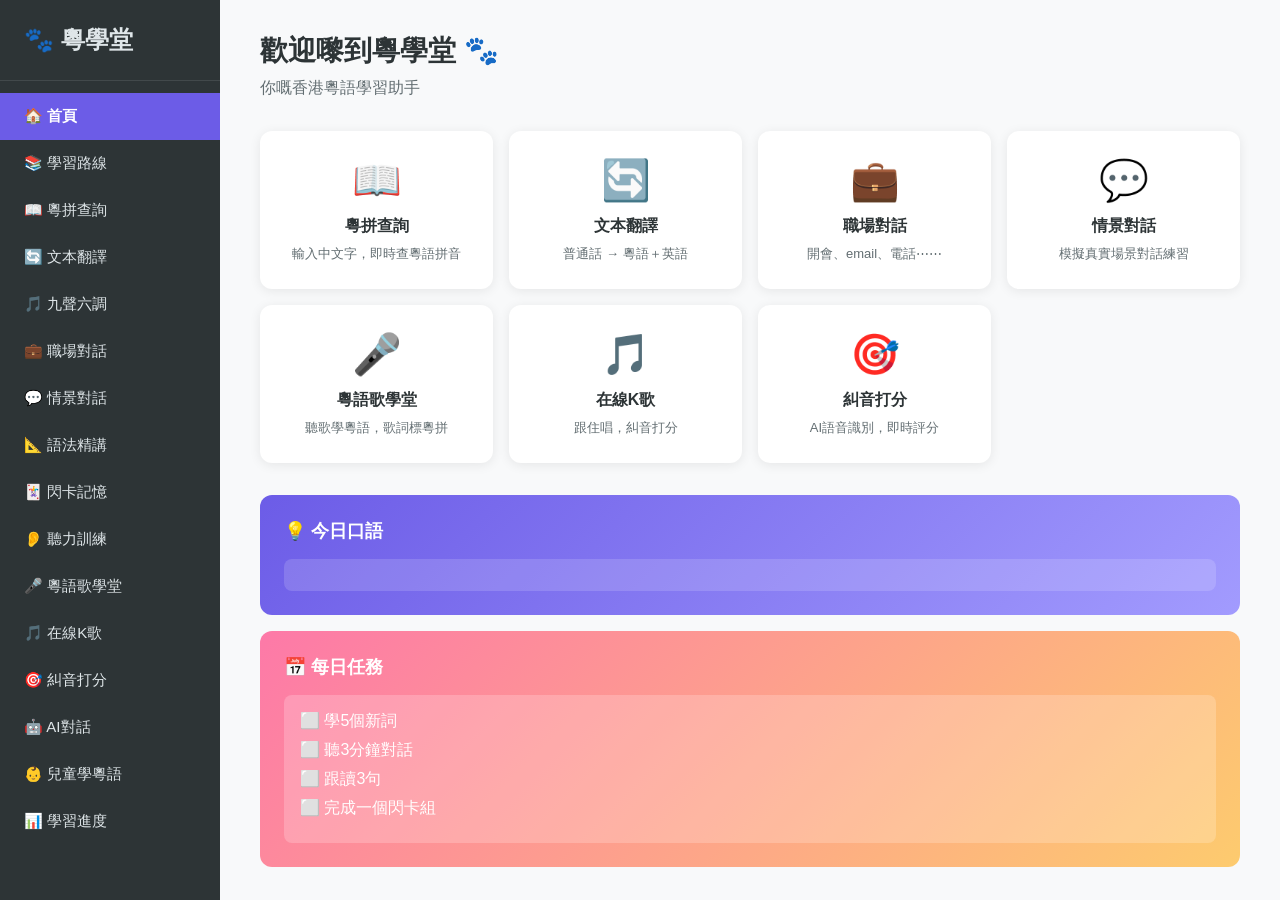
<file: index.html>
<!DOCTYPE html>
<html lang="zh-Hant">
<head>
    <meta charset="UTF-8">
    <meta name="viewport" content="width=device-width, initial-scale=1.0, maximum-scale=1.0, user-scalable=no">
    <meta name="apple-mobile-web-app-capable" content="yes">
    <meta name="apple-mobile-web-app-status-bar-style" content="black-translucent">
    <title>香港粵語學堂</title>
    <link rel="manifest" href="manifest.json">
    <link rel="apple-touch-icon" href="icons/icon-180.png">
    <link rel="icon" type="image/png" href="icons/icon-192.png">
    <style>
/* ========== 粵學堂 CSS ========== */
* { margin: 0; padding: 0; box-sizing: border-box; }

:root {
    --primary: #6C5CE7;
    --primary-light: #A29BFE;
    --accent: #FD79A8;
    --bg: #F8F9FA;
    --sidebar-bg: #2D3436;
    --sidebar-text: #DFE6E9;
    --card-bg: #FFFFFF;
    --text: #2D3436;
    --text-light: #636E72;
    --success: #00B894;
    --warning: #FDCB6E;
    --danger: #E17055;
    --border: #E0E0E0;
    --radius: 12px;
    --shadow: 0 2px 12px rgba(0,0,0,0.08);
}

body {
    font-family: -apple-system, BlinkMacSystemFont, "PingFang SC", "Noto Sans CJK SC", "Microsoft YaHei", sans-serif;
    background: var(--bg);
    color: var(--text);
    display: flex;
    min-height: 100vh;
}

/* ========== Sidebar ========== */
.sidebar {
    width: 220px;
    background: var(--sidebar-bg);
    color: var(--sidebar-text);
    padding: 24px 0;
    position: fixed;
    height: 100vh;
    overflow-y: auto;
    z-index: 100;
}

.logo {
    font-size: 24px;
    font-weight: bold;
    padding: 0 24px 24px;
    border-bottom: 1px solid rgba(255,255,255,0.1);
    margin-bottom: 12px;
}

.nav-list { list-style: none; }

.nav-item {
    padding: 14px 24px;
    cursor: pointer;
    transition: all 0.2s;
    font-size: 15px;
}

.nav-item:hover {
    background: rgba(255,255,255,0.08);
    color: #fff;
}

.nav-item.active {
    background: var(--primary);
    color: #fff;
    font-weight: 600;
}

/* ========== Main Content ========== */
.content {
    margin-left: 220px;
    flex: 1;
    padding: 32px 40px;
    max-width: 1100px;
}

.section { display: none; }
.section.active { display: block; }

h1 { font-size: 28px; margin-bottom: 8px; }
h2 { font-size: 24px; margin-bottom: 16px; }
h3 { font-size: 18px; margin-bottom: 12px; }

.subtitle {
    color: var(--text-light);
    font-size: 16px;
    margin-bottom: 32px;
}

/* ========== Home Grid ========== */
.home-grid {
    display: grid;
    grid-template-columns: repeat(auto-fill, minmax(200px, 1fr));
    gap: 16px;
    margin-bottom: 32px;
}

.home-card {
    background: var(--card-bg);
    border-radius: var(--radius);
    padding: 24px;
    text-align: center;
    cursor: pointer;
    box-shadow: var(--shadow);
    transition: all 0.3s;
    border: 2px solid transparent;
}

.home-card:hover {
    transform: translateY(-4px);
    border-color: var(--primary-light);
    box-shadow: 0 8px 24px rgba(108,92,231,0.15);
}

.card-icon { font-size: 40px; margin-bottom: 12px; }
.home-card h3 { margin-bottom: 8px; font-size: 16px; }
.home-card p { color: var(--text-light); font-size: 13px; }

.daily-tip {
    background: linear-gradient(135deg, #6C5CE7, #A29BFE);
    border-radius: var(--radius);
    padding: 24px;
    color: #fff;
}

.daily-tip h3 { margin-bottom: 16px; }

.tip-content {
    background: rgba(255,255,255,0.15);
    border-radius: 8px;
    padding: 16px;
}

.tip-line {
    margin-bottom: 8px;
    font-size: 16px;
}

.tip-jyutping {
    font-size: 13px;
    opacity: 0.85;
}

/* ========== Dictionary ========== */
.dict-search {
    display: flex;
    gap: 12px;
    margin-bottom: 24px;
}

.dict-search input {
    flex: 1;
    padding: 14px 18px;
    border: 2px solid var(--border);
    border-radius: var(--radius);
    font-size: 18px;
    outline: none;
    transition: border-color 0.2s;
}

.dict-search input:focus { border-color: var(--primary); }

.dict-search button {
    padding: 14px 28px;
    background: var(--primary);
    color: #fff;
    border: none;
    border-radius: var(--radius);
    font-size: 16px;
    cursor: pointer;
    transition: background 0.2s;
}

.dict-search button:hover { background: #5B4BD5; }

.dict-results {
    display: flex;
    flex-wrap: wrap;
    gap: 12px;
    margin-bottom: 32px;
}

.dict-char {
    background: var(--card-bg);
    border-radius: 8px;
    padding: 16px 20px;
    text-align: center;
    box-shadow: var(--shadow);
    min-width: 100px;
}

.dict-char .char {
    font-size: 36px;
    font-weight: bold;
    margin-bottom: 8px;
}

.dict-char .jyutping {
    color: var(--primary);
    font-size: 16px;
    font-weight: 600;
    margin-bottom: 4px;
}

.dict-char .pinyin {
    color: var(--text-light);
    font-size: 13px;
}

.tone-table {
    width: 100%;
    border-collapse: collapse;
    margin-top: 16px;
}

.tone-table th, .tone-table td {
    padding: 10px 16px;
    border: 1px solid var(--border);
    text-align: center;
}

.tone-table th {
    background: var(--primary);
    color: #fff;
}

/* ========== Translate ========== */
.translate-box {
    display: grid;
    grid-template-columns: 1fr 1fr;
    gap: 20px;
    margin-bottom: 24px;
}

.translate-col { position: relative; }

.lang-label {
    display: flex;
    align-items: center;
    gap: 12px;
    margin-bottom: 12px;
    font-weight: 600;
}

.lang-label select {
    padding: 8px 12px;
    border: 2px solid var(--border);
    border-radius: 8px;
    font-size: 14px;
    background: #fff;
}

textarea {
    width: 100%;
    padding: 14px;
    border: 2px solid var(--border);
    border-radius: var(--radius);
    font-size: 16px;
    resize: vertical;
    outline: none;
}

textarea:focus { border-color: var(--primary); }

.translate-result {
    background: var(--card-bg);
    border: 2px solid var(--border);
    border-radius: var(--radius);
    padding: 16px;
    min-height: 120px;
    font-size: 18px;
    line-height: 1.8;
}

.translate-btn, .speak-btn {
    margin-top: 12px;
    padding: 10px 24px;
    border: none;
    border-radius: 8px;
    cursor: pointer;
    font-size: 14px;
    transition: all 0.2s;
}

.translate-btn {
    background: var(--primary);
    color: #fff;
}

.speak-btn {
    background: var(--success);
    color: #fff;
}

.translate-btn:hover, .speak-btn:hover { opacity: 0.85; }

.quick-phrases { margin-top: 24px; }

.quick-grid {
    display: flex;
    flex-wrap: wrap;
    gap: 10px;
}

.quick-phrase {
    background: var(--card-bg);
    border: 1px solid var(--border);
    border-radius: 20px;
    padding: 8px 16px;
    cursor: pointer;
    font-size: 14px;
    transition: all 0.2s;
}

.quick-phrase:hover {
    background: var(--primary-light);
    color: #fff;
    border-color: var(--primary-light);
}

/* ========== Phrase List ========== */
.category-tabs {
    display: flex;
    flex-wrap: wrap;
    gap: 8px;
    margin-bottom: 20px;
}

.cat-tab {
    padding: 8px 18px;
    border: 2px solid var(--border);
    border-radius: 20px;
    background: #fff;
    cursor: pointer;
    font-size: 14px;
    transition: all 0.2s;
}

.cat-tab.active, .cat-tab:hover {
    background: var(--primary);
    color: #fff;
    border-color: var(--primary);
}

.phrase-card {
    background: var(--card-bg);
    border-radius: var(--radius);
    padding: 20px;
    margin-bottom: 12px;
    box-shadow: var(--shadow);
    display: flex;
    justify-content: space-between;
    align-items: center;
}

.phrase-zh {
    font-size: 20px;
    font-weight: 600;
    margin-bottom: 4px;
}

.phrase-jyutping {
    color: var(--primary);
    font-size: 14px;
    margin-bottom: 2px;
}

.phrase-meaning {
    color: var(--text-light);
    font-size: 13px;
}

.phrase-actions {
    display: flex;
    gap: 8px;
}

.phrase-actions button {
    width: 36px;
    height: 36px;
    border-radius: 50%;
    border: none;
    cursor: pointer;
    font-size: 16px;
    transition: all 0.2s;
}

.btn-speak { background: var(--primary-light); color: #fff; }
.btn-speak:hover { background: var(--primary); }
.btn-bookmark { background: var(--warning); }
.btn-bookmark.bookmarked { background: var(--success); color: #fff; }

/* ========== Dialogue ========== */
.dialogue-card {
    background: var(--card-bg);
    border-radius: var(--radius);
    padding: 16px 20px;
    margin-bottom: 12px;
    box-shadow: var(--shadow);
    cursor: pointer;
    transition: all 0.2s;
}

.dialogue-card:hover {
    transform: translateX(4px);
    border-left: 4px solid var(--primary);
}

.dialogue-card h4 { margin-bottom: 4px; }
.dialogue-card p { color: var(--text-light); font-size: 13px; }

.dialogue-area {
    background: var(--card-bg);
    border-radius: var(--radius);
    overflow: hidden;
    box-shadow: var(--shadow);
}

.dialogue-header {
    background: var(--primary);
    color: #fff;
    padding: 16px 20px;
    display: flex;
    justify-content: space-between;
    align-items: center;
}

.dialogue-header button {
    background: rgba(255,255,255,0.2);
    color: #fff;
    border: none;
    padding: 8px 16px;
    border-radius: 8px;
    cursor: pointer;
}

.dialogue-messages {
    padding: 20px;
    max-height: 400px;
    overflow-y: auto;
}

.msg {
    margin-bottom: 16px;
    display: flex;
    gap: 12px;
}

.msg-bot .msg-avatar { background: var(--primary); }
.msg-user .msg-avatar { background: var(--success); }

.msg-avatar {
    width: 36px;
    height: 36px;
    border-radius: 50%;
    color: #fff;
    display: flex;
    align-items: center;
    justify-content: center;
    font-size: 14px;
    flex-shrink: 0;
}

.msg-bubble {
    background: #F0F0F0;
    border-radius: 12px;
    padding: 12px 16px;
    max-width: 70%;
}

.msg-user .msg-bubble {
    background: var(--primary-light);
    color: #fff;
}

.msg-jyutping {
    font-size: 12px;
    color: var(--text-light);
    margin-top: 4px;
}

.msg-user .msg-jyutping { color: rgba(255,255,255,0.8); }

.dialogue-input {
    display: flex;
    gap: 8px;
    padding: 16px 20px;
    border-top: 1px solid var(--border);
}

.dialogue-input input {
    flex: 1;
    padding: 10px 14px;
    border: 2px solid var(--border);
    border-radius: 8px;
    font-size: 15px;
    outline: none;
}

.dialogue-input button {
    padding: 10px 18px;
    border: none;
    border-radius: 8px;
    cursor: pointer;
    font-size: 14px;
}

.dialogue-input button:nth-child(2) { background: var(--primary); color: #fff; }
.dialogue-input button:nth-child(3) { background: var(--success); color: #fff; }

/* ========== Songs ========== */
.song-card {
    background: var(--card-bg);
    border-radius: var(--radius);
    padding: 20px;
    margin-bottom: 12px;
    box-shadow: var(--shadow);
    cursor: pointer;
    display: flex;
    justify-content: space-between;
    align-items: center;
    transition: all 0.2s;
}

.song-card:hover { transform: translateX(4px); }

.song-info h4 { margin-bottom: 4px; }
.song-info p { color: var(--text-light); font-size: 13px; }

.song-player {
    background: var(--card-bg);
    border-radius: var(--radius);
    padding: 24px;
    margin-top: 20px;
    box-shadow: var(--shadow);
}

.song-header {
    display: flex;
    justify-content: space-between;
    align-items: center;
    margin-bottom: 20px;
    padding-bottom: 16px;
    border-bottom: 1px solid var(--border);
}

.song-header button {
    background: var(--danger);
    color: #fff;
    border: none;
    padding: 8px 16px;
    border-radius: 8px;
    cursor: pointer;
}

.lyrics-display {
    max-height: 400px;
    overflow-y: auto;
    line-height: 2.2;
}

.lyric-line {
    padding: 8px 12px;
    border-radius: 8px;
    margin-bottom: 4px;
    transition: background 0.3s;
}

.lyric-line.active {
    background: var(--primary-light);
    color: #fff;
}

.lyric-line.active .lyric-jyutping { color: rgba(255,255,255,0.8); }

.lyric-zh { font-size: 18px; }
.lyric-jyutping { font-size: 13px; color: var(--primary); }

/* ========== Karaoke ========== */
.karaoke-stage {
    background: var(--card-bg);
    border-radius: var(--radius);
    padding: 24px;
    box-shadow: var(--shadow);
    margin-top: 20px;
}

.karaoke-header {
    display: flex;
    justify-content: space-between;
    align-items: center;
    margin-bottom: 20px;
}

#karaokeScore {
    font-size: 24px;
    font-weight: bold;
    color: var(--primary);
}

.karaoke-lyrics {
    background: #1a1a2e;
    border-radius: 12px;
    padding: 40px;
    text-align: center;
    min-height: 200px;
    margin-bottom: 20px;
}

.karaoke-current {
    font-size: 32px;
    color: #fff;
    font-weight: bold;
    margin-bottom: 12px;
}

.karaoke-next {
    font-size: 18px;
    color: rgba(255,255,255,0.4);
}

.karaoke-controls {
    display: flex;
    justify-content: center;
    gap: 16px;
    margin-bottom: 20px;
}

.karaoke-controls button {
    padding: 14px 32px;
    border: none;
    border-radius: 24px;
    font-size: 18px;
    cursor: pointer;
    transition: all 0.2s;
}

#karaokeStart { background: var(--success); color: #fff; }
#karaokeStop { background: var(--danger); color: #fff; }

.karaoke-feedback {
    background: #F0F0F0;
    border-radius: 8px;
    padding: 16px;
    text-align: center;
    font-size: 14px;
    color: var(--text-light);
}

.karaoke-list .song-card { cursor: pointer; }

/* ========== Pronunciation ========== */
.pron-practice { max-width: 600px; }

.pron-card {
    background: var(--card-bg);
    border-radius: var(--radius);
    padding: 32px;
    text-align: center;
    box-shadow: var(--shadow);
    margin-bottom: 24px;
}

.pron-target {
    font-size: 32px;
    font-weight: bold;
    margin-bottom: 12px;
    line-height: 1.6;
}

.pron-jyutping {
    color: var(--primary);
    font-size: 16px;
    margin-bottom: 16px;
}

.pron-tts {
    background: none;
    border: 2px solid var(--primary);
    color: var(--primary);
    padding: 10px 24px;
    border-radius: 24px;
    cursor: pointer;
    font-size: 14px;
    transition: all 0.2s;
}

.pron-tts:hover {
    background: var(--primary);
    color: #fff;
}

.pron-record {
    display: flex;
    justify-content: center;
    gap: 16px;
    margin-bottom: 24px;
}

.pron-record button {
    padding: 16px 40px;
    border: none;
    border-radius: 32px;
    font-size: 18px;
    cursor: pointer;
    transition: all 0.2s;
}

#pronStart { background: var(--success); color: #fff; }
#pronStop { background: var(--danger); color: #fff; }

.pron-result {
    background: var(--card-bg);
    border-radius: var(--radius);
    padding: 20px;
    box-shadow: var(--shadow);
    margin-bottom: 24px;
    text-align: center;
}

.pron-score {
    font-size: 48px;
    font-weight: bold;
    color: var(--success);
}

.pron-feedback { margin-top: 12px; color: var(--text-light); }

.pron-nav {
    display: flex;
    justify-content: center;
    align-items: center;
    gap: 24px;
}

.pron-nav button {
    padding: 10px 20px;
    border: 2px solid var(--border);
    border-radius: 8px;
    background: #fff;
    cursor: pointer;
    transition: all 0.2s;
}

.pron-nav button:hover { border-color: var(--primary); }

/* ========== Progress ========== */
.progress-stats {
    display: grid;
    grid-template-columns: repeat(4, 1fr);
    gap: 16px;
    margin-bottom: 32px;
}

.stat-card {
    background: var(--card-bg);
    border-radius: var(--radius);
    padding: 24px;
    text-align: center;
    box-shadow: var(--shadow);
}

.stat-num {
    font-size: 36px;
    font-weight: bold;
    color: var(--primary);
    margin-bottom: 8px;
}

.stat-label {
    color: var(--text-light);
    font-size: 14px;
}

.streak-info {
    background: linear-gradient(135deg, var(--success), #55EFC4);
    border-radius: var(--radius);
    padding: 24px;
    color: #fff;
    margin-top: 24px;
}

/* ========== Responsive ========== */
@media (max-width: 768px) {
    .sidebar {
        width: 60px;
        padding: 12px 0;
    }
    .logo { font-size: 20px; padding: 0 12px; }
    .nav-item { padding: 12px; font-size: 18px; text-align: center; }
    .nav-item span { display: none; }
    .content { margin-left: 60px; padding: 20px; }
    .translate-box { grid-template-columns: 1fr; }
    .progress-stats { grid-template-columns: repeat(2, 1fr); }
    .home-grid { grid-template-columns: repeat(2, 1fr); }
}

/* ========== Scrollbar ========== */
::-webkit-scrollbar { width: 6px; }
::-webkit-scrollbar-track { background: transparent; }
::-webkit-scrollbar-thumb { background: var(--border); border-radius: 3px; }
::-webkit-scrollbar-thumb:hover { background: var(--text-light); }

/* ========== Scenario List ========== */
.scenario-card {
    background: var(--card-bg);
    border-radius: var(--radius);
    padding: 20px;
    margin-bottom: 12px;
    box-shadow: var(--shadow);
    cursor: pointer;
    transition: all 0.2s;
    display: flex;
    align-items: center;
    gap: 16px;
}

.scenario-card:hover {
    transform: translateX(4px);
    border-left: 4px solid var(--primary);
}

.scenario-icon { font-size: 36px; }
.scenario-card h4 { margin-bottom: 4px; }
.scenario-card p { color: var(--text-light); font-size: 13px; }

/* ========== Animations ========== */
@keyframes fadeIn {
    from { opacity: 0; transform: translateY(10px); }
    to { opacity: 1; transform: translateY(0); }
}

.section.active { animation: fadeIn 0.3s ease; }

@keyframes pulse {
    0%, 100% { transform: scale(1); }
    50% { transform: scale(1.05); }
}

.recording { animation: pulse 1s infinite; background: var(--danger) !important; }

/* ========== Children Section ========== */
.children-grid {
    display: grid;
    grid-template-columns: repeat(auto-fill, minmax(280px, 1fr));
    gap: 20px;
    margin-top: 20px;
}

.child-card {
    background: var(--card-bg);
    border-radius: var(--radius);
    padding: 20px;
    box-shadow: var(--shadow);
    border: 3px solid transparent;
    transition: all 0.3s;
    cursor: pointer;
}

.child-card:hover {
    border-color: var(--warning);
    transform: translateY(-4px);
}

.child-icon { font-size: 48px; margin-bottom: 12px; }
.child-card h3 { margin-bottom: 8px; font-size: 18px; }
.child-card p { color: var(--text-light); font-size: 14px; margin-bottom: 12px; }

.child-word {
    display: inline-flex;
    align-items: center;
    gap: 8px;
    background: #FFF9E6;
    border: 2px solid var(--warning);
    border-radius: 16px;
    padding: 10px 18px;
    margin: 6px;
    font-size: 22px;
    cursor: pointer;
    transition: all 0.2s;
}

.child-word:hover {
    background: var(--warning);
    transform: scale(1.08);
}

.child-word .jyut { font-size: 13px; color: var(--primary); display: block; }

.alphabet-grid {
    display: grid;
    grid-template-columns: repeat(auto-fill, minmax(80px, 1fr));
    gap: 12px;
    margin-top: 16px;
}

.alphabet-card {
    background: linear-gradient(135deg, #6C5CE7, #A29BFE);
    border-radius: 12px;
    padding: 16px;
    text-align: center;
    color: #fff;
    cursor: pointer;
    transition: all 0.2s;
}

.alphabet-card:hover { transform: scale(1.1); }
.alphabet-card .letter { font-size: 28px; font-weight: bold; }
.alphabet-card .jyutping { font-size: 12px; opacity: 0.9; margin-top: 4px; }

.numbers-grid {
    display: flex;
    flex-wrap: wrap;
    gap: 12px;
    margin-top: 16px;
}

.number-card {
    background: linear-gradient(135deg, #FD79A8, #FDCB6E);
    border-radius: 12px;
    padding: 16px 24px;
    text-align: center;
    color: #fff;
    cursor: pointer;
    min-width: 70px;
    transition: all 0.2s;
}

.number-card:hover { transform: scale(1.1); }
.number-card .num { font-size: 32px; font-weight: bold; }
.number-card .word { font-size: 16px; margin-top: 4px; }
.number-card .jp { font-size: 12px; opacity: 0.85; }

.children-song-card {
    background: var(--card-bg);
    border-radius: var(--radius);
    padding: 16px;
    margin-bottom: 12px;
    box-shadow: var(--shadow);
    cursor: pointer;
    display: flex;
    align-items: center;
    gap: 16px;
    transition: all 0.2s;
}

.children-song-card:hover { transform: translateX(4px); }

.rhyme-card {
    background: linear-gradient(135deg, #00B894, #55EFC4);
    border-radius: var(--radius);
    padding: 20px;
    margin-bottom: 16px;
    color: #fff;
}

.rhyme-card h4 { margin-bottom: 8px; font-size: 18px; }
.rhyme-card .lyrics { white-space: pre-line; line-height: 2; font-size: 16px; }
.rhyme-card .jp-lyrics { white-space: pre-line; line-height: 1.8; font-size: 13px; opacity: 0.85; margin-top: 8px; }

.quiz-card {
    background: var(--card-bg);
    border-radius: var(--radius);
    padding: 24px;
    box-shadow: var(--shadow);
    margin-bottom: 16px;
    text-align: center;
}

.quiz-card h4 { margin-bottom: 16px; }
.quiz-options {
    display: flex;
    flex-wrap: wrap;
    gap: 12px;
    justify-content: center;
}

.quiz-option {
    padding: 14px 28px;
    border: 2px solid var(--border);
    border-radius: 12px;
    background: #fff;
    cursor: pointer;
    font-size: 20px;
    transition: all 0.2s;
}

.quiz-option:hover { border-color: var(--primary); }
.quiz-option.correct { background: var(--success); color: #fff; border-color: var(--success); }
.quiz-option.wrong { background: var(--danger); color: #fff; border-color: var(--danger); }

.quiz-score {
    margin-top: 16px;
    font-size: 20px;
    font-weight: bold;
}

/* ========== Learning Path ========== */
.level-card {
    background: var(--card-bg);
    border-radius: var(--radius);
    padding: 20px;
    box-shadow: var(--shadow);
}
.level-card h3 { margin-bottom: 8px; }
.level-card ul { color: var(--text-light); font-size: 14px; }

/* ========== Tones ========== */
.tones-grid {
    display: grid;
    grid-template-columns: repeat(auto-fill, minmax(160px, 1fr));
    gap: 16px;
    margin-top: 20px;
}
.tone-card {
    background: var(--card-bg);
    border-radius: var(--radius);
    padding: 20px;
    text-align: center;
    box-shadow: var(--shadow);
    cursor: pointer;
    transition: all 0.2s;
}
.tone-card:hover { transform: scale(1.05); }
.tone-num { font-size: 36px; font-weight: bold; color: var(--primary); }
.tone-name { font-size: 14px; color: var(--text-light); margin: 4px 0; }
.tone-example { font-size: 24px; margin: 8px 0; }
.tone-jp { font-size: 13px; color: var(--primary); }

/* ========== Grammar ========== */
.grammar-card {
    background: var(--card-bg);
    border-radius: var(--radius);
    padding: 20px;
    margin-bottom: 16px;
    box-shadow: var(--shadow);
}
.grammar-card h4 { color: var(--primary); margin-bottom: 12px; }
.grammar-rule { background: #F0F0F0; border-radius: 8px; padding: 12px; margin-bottom: 8px; }
.grammar-example { padding: 8px 12px; border-left: 3px solid var(--primary); margin: 8px 0; font-size: 15px; }
.grammar-example .jp { font-size: 13px; color: var(--text-light); }

/* ========== Flashcard ========== */
.flashcard-wrapper {
    perspective: 1000px;
    width: 320px;
    height: 200px;
    margin: 20px auto;
}
.flashcard {
    width: 100%;
    height: 100%;
    position: relative;
    transform-style: preserve-3d;
    transition: transform 0.6s;
    cursor: pointer;
}
.flashcard.flipped { transform: rotateY(180deg); }
.flashcard-front, .flashcard-back {
    position: absolute;
    width: 100%;
    height: 100%;
    backface-visibility: hidden;
    border-radius: var(--radius);
    display: flex;
    flex-direction: column;
    align-items: center;
    justify-content: center;
    box-shadow: var(--shadow);
}
.flashcard-front {
    background: linear-gradient(135deg, #6C5CE7, #A29BFE);
    color: #fff;
    font-size: 36px;
}
.flashcard-front .card-hint { font-size: 14px; opacity: 0.8; margin-top: 12px; }
.flashcard-back {
    background: #fff;
    transform: rotateY(180deg);
    border: 2px solid var(--primary);
}
.flashcard-back .answer-zh { font-size: 28px; font-weight: bold; margin-bottom: 8px; }
.flashcard-back .answer-jp { font-size: 16px; color: var(--primary); margin-bottom: 4px; }
.flashcard-back .answer-en { font-size: 14px; color: var(--text-light); }

.flashcard-controls {
    display: flex;
    justify-content: center;
    gap: 16px;
    margin-top: 20px;
}
.flashcard-controls button {
    padding: 12px 28px;
    border: none;
    border-radius: 24px;
    font-size: 16px;
    cursor: pointer;
    transition: all 0.2s;
}
.btn-easy { background: var(--success); color: #fff; }
.btn-good { background: var(--primary); color: #fff; }
.btn-hard { background: var(--warning); color: #fff; }
.btn-again { background: var(--danger); color: #fff; }

.deck-selector {
    display: flex;
    flex-wrap: wrap;
    gap: 12px;
    margin-bottom: 20px;
}
.deck-btn {
    padding: 10px 20px;
    border: 2px solid var(--border);
    border-radius: 12px;
    background: #fff;
    cursor: pointer;
    font-size: 14px;
    transition: all 0.2s;
}
.deck-btn.active { background: var(--primary); color: #fff; border-color: var(--primary); }

/* ========== Listening ========== */
.listening-card {
    background: var(--card-bg);
    border-radius: var(--radius);
    padding: 24px;
    box-shadow: var(--shadow);
    margin-bottom: 16px;
}
.listening-audio {
    background: var(--primary);
    color: #fff;
    border-radius: 12px;
    padding: 16px;
    text-align: center;
    margin-bottom: 16px;
}
.listening-audio button {
    padding: 12px 32px;
    border: none;
    background: rgba(255,255,255,0.2);
    color: #fff;
    border-radius: 24px;
    font-size: 16px;
    cursor: pointer;
    margin: 0 8px;
}
.listening-question { font-size: 18px; margin-bottom: 12px; }
.listening-options { display: flex; flex-wrap: wrap; gap: 10px; }
.listening-opt {
    padding: 12px 24px;
    border: 2px solid var(--border);
    border-radius: 12px;
    background: #fff;
    cursor: pointer;
    font-size: 16px;
    transition: all 0.2s;
}
.listening-opt:hover { border-color: var(--primary); }
.listening-opt.correct { background: var(--success); color: #fff; border-color: var(--success); }
.listening-opt.wrong { background: var(--danger); color: #fff; border-color: var(--danger); }

/* ========== AI Chat ========== */
.ai-chat-container {
    background: var(--card-bg);
    border-radius: var(--radius);
    box-shadow: var(--shadow);
    overflow: hidden;
}
.ai-chat-header {
    background: var(--primary);
    color: #fff;
    padding: 16px 20px;
    display: flex;
    justify-content: space-between;
    align-items: center;
}
.ai-chat-messages {
    padding: 20px;
    max-height: 400px;
    overflow-y: auto;
}
.ai-chat-input {
    display: flex;
    gap: 8px;
    padding: 16px 20px;
    border-top: 1px solid var(--border);
}
.ai-chat-input input {
    flex: 1;
    padding: 12px;
    border: 2px solid var(--border);
    border-radius: 8px;
    font-size: 15px;
    outline: none;
}
.ai-chat-input button {
    padding: 12px 20px;
    border: none;
    border-radius: 8px;
    cursor: pointer;
    font-size: 14px;
}
.ai-scenario-picker {
    display: flex;
    flex-wrap: wrap;
    gap: 10px;
    padding: 20px;
}
.ai-scenario {
    padding: 12px 20px;
    border: 2px solid var(--border);
    border-radius: 12px;
    background: #fff;
    cursor: pointer;
    transition: all 0.2s;
}
.ai-scenario:hover { border-color: var(--primary); background: #F8F9FA; }
</style>
</head>

</head>
<body>

</head>
<body>
    <nav class="sidebar">
        <div class="logo">🐾 粵學堂</div>
        <ul class="nav-list">
            <li class="nav-item active" data-section="home">🏠 首頁</li>
            <li class="nav-item" data-section="learningpath">📚 學習路線</li>
            <li class="nav-item" data-section="dictionary">📖 粵拼查詢</li>
            <li class="nav-item" data-section="translate">🔄 文本翻譯</li>
            <li class="nav-item" data-section="tones">🎵 九聲六調</li>
            <li class="nav-item" data-section="workplace">💼 職場對話</li>
            <li class="nav-item" data-section="conversation">💬 情景對話</li>
            <li class="nav-item" data-section="grammar">📐 語法精講</li>
            <li class="nav-item" data-section="flashcard">🃏 閃卡記憶</li>
            <li class="nav-item" data-section="listening">👂 聽力訓練</li>
            <li class="nav-item" data-section="songs">🎤 粵語歌學堂</li>
            <li class="nav-item" data-section="karaoke">🎵 在線K歌</li>
            <li class="nav-item" data-section="pronunciation">🎯 糾音打分</li>
            <li class="nav-item" data-section="ai_chat">🤖 AI對話</li>
            <li class="nav-item" data-section="children">👶 兒童學粵語</li>
            <li class="nav-item" data-section="progress">📊 學習進度</li>
        </ul>
    </nav>

    <main class="content">
        <!-- 首頁 -->
        <section id="home" class="section active">
            <h1>歡迎嚟到粵學堂 🐾</h1>
            <p class="subtitle">你嘅香港粵語學習助手</p>
            <div class="home-grid">
                <div class="home-card" onclick="switchSection('dictionary')">
                    <div class="card-icon">📖</div>
                    <h3>粵拼查詢</h3>
                    <p>輸入中文字，即時查粵語拼音</p>
                </div>
                <div class="home-card" onclick="switchSection('translate')">
                    <div class="card-icon">🔄</div>
                    <h3>文本翻譯</h3>
                    <p>普通話 → 粵語＋英語</p>
                </div>
                <div class="home-card" onclick="switchSection('workplace')">
                    <div class="card-icon">💼</div>
                    <h3>職場對話</h3>
                    <p>開會、email、電話⋯⋯</p>
                </div>
                <div class="home-card" onclick="switchSection('conversation')">
                    <div class="card-icon">💬</div>
                    <h3>情景對話</h3>
                    <p>模擬真實場景對話練習</p>
                </div>
                <div class="home-card" onclick="switchSection('songs')">
                    <div class="card-icon">🎤</div>
                    <h3>粵語歌學堂</h3>
                    <p>聽歌學粵語，歌詞標粵拼</p>
                </div>
                <div class="home-card" onclick="switchSection('karaoke')">
                    <div class="card-icon">🎵</div>
                    <h3>在線K歌</h3>
                    <p>跟住唱，糾音打分</p>
                </div>
                <div class="home-card" onclick="switchSection('pronunciation')">
                    <div class="card-icon">🎯</div>
                    <h3>糾音打分</h3>
                    <p>AI語音識別，即時評分</p>
                </div>
            </div>
            <div class="daily-tip">
                <h3>💡 今日口語</h3>
                <div class="tip-content" id="dailyTip"></div>
            </div>
            <div class="daily-tip" style="background:linear-gradient(135deg,#FD79A8,#FDCB6E);margin-top:16px">
                <h3>📅 每日任務</h3>
                <div class="tip-content" style="background:rgba(255,255,255,0.2)">
                    <div id="dailyTaskList">
                        <div style="margin-bottom:8px">⬜ 學5個新詞</div>
                        <div style="margin-bottom:8px">⬜ 聽3分鐘對話</div>
                        <div style="margin-bottom:8px">⬜ 跟讀3句</div>
                        <div style="margin-bottom:8px">⬜ 完成一個閃卡組</div>
                    </div>
                </div>
            </div>
        </section>

        <!-- 學習路線 -->
        <section id="learningpath" class="section">
            <h2>📚 學習路線</h2>
            <p class="subtitle">由零開始，系統化學粵語</p>
            <div class="learning-levels">
                <div class="level-card" style="border-left:4px solid #00B894">
                    <h3>🟢 Level 1 — 入門（0-2週）</h3>
                    <p>目標：聽懂基本問候，會說10句日常用語</p>
                    <ul style="margin:12px 0 0 20px;line-height:2">
                        <li>學粵拼聲母韻母</li>
                        <li>掌握6個聲調</li>
                        <li>學會打招呼（你好/早晨/拜拜）</li>
                        <li>學會基本數字1-10</li>
                        <li>能說「唔該/多謝/對唔住」</li>
                    </ul>
                </div>
                <div class="level-card" style="border-left:4px solid #FDCB6E;margin-top:12px">
                    <h3>🟡 Level 2 — 初級（2-8週）</h3>
                    <p>目標：能進行簡單日常對話</p>
                    <ul style="margin:12px 0 0 20px;line-height:2">
                        <li>茶餐廳點餐</li>
                        <li>搭地鐵/巴士問路</li>
                        <li>買嘢講價</li>
                        <li>講天氣</li>
                        <li>睇醫生基本對話</li>
                    </ul>
                </div>
                <div class="level-card" style="border-left:4px solid #E17055;margin-top:12px">
                    <h3>🟠 Level 3 — 中級（2-4個月）</h3>
                    <p>目標：能應對大部分日常場景</p>
                    <ul style="margin:12px 0 0 20px;line-height:2">
                        <li>職場基本對話（開會/電話/電郵）</li>
                        <li>酒店/機場場景</li>
                        <li>能聽懂簡單港劇</li>
                        <li>能唱3-5首粵語歌</li>
                        <li>常用成語和俗語</li>
                    </ul>
                </div>
                <div class="level-card" style="border-left:4px solid #6C5CE7;margin-top:12px">
                    <h3>🟣 Level 4 — 高級（4個月+）</h3>
                    <p>目標：流利溝通，了解文化</p>
                    <ul style="margin:12px 0 0 20px;line-height:2">
                        <li>複雜職場溝通</li>
                        <li>理解港式幽默和俚語</li>
                        <li>能跟本地人流暢聊天</li>
                        <li>看港劇不依賴字幕</li>
                        <li>寫簡單粵語文字</li>
                    </ul>
                </div>
            </div>
        </section>

        <!-- 九聲六調 -->
        <section id="tones" class="section">
            <h2>🎵 九聲六調</h2>
            <p class="subtitle">粵語嘅靈魂！學好聲調就成功一半</p>
            <div class="tones-grid" id="tonesGrid"></div>
        </section>

        <!-- 語法精講 -->
        <section id="grammar" class="section">
            <h2>📐 語法精講</h2>
            <p class="subtitle">搞掂語法，講嘢自然流暢</p>
            <div id="grammarContent"></div>
        </section>

        <!-- 閃卡記憶 -->
        <section id="flashcard" class="section">
            <h2>🃏 閃卡記憶</h2>
            <p class="subtitle">用間隔重複法記粵語詞彙</p>
            <div id="flashcardArea"></div>
        </section>

        <!-- 聽力訓練 -->
        <section id="listening" class="section">
            <h2>👂 聽力訓練</h2>
            <p class="subtitle">聽得明先講得出</p>
            <div id="listeningContent"></div>
        </section>

        <!-- AI對話 -->
        <section id="ai_chat" class="section">
            <h2>🤖 AI粵語對話練習</h2>
            <p class="subtitle">揀個場景，同AI用粵語傾偈</p>
            <div id="aiChatArea"></div>
        </section>

        <!-- 粵拼查詢 -->
        <section id="dictionary" class="section">
            <h2>📖 粵拼查詢</h2>
            <div class="dict-search">
                <input type="text" id="dictInput" placeholder="輸入中文字詞⋯⋯" autofocus>
                <button onclick="lookupJyutping()">查詢</button>
            </div>
            <div class="dict-results" id="dictResults"></div>
            <div class="tone-guide">
                <h3>粵語聲調表</h3>
                <table class="tone-table">
                    <tr><th>調號</th><th>調值</th><th>名稱</th><th>例字</th><th>粵拼</th></tr>
                    <tr><td>1</td><td>55</td><td>陰平</td><td>詩</td><td>si1</td></tr>
                    <tr><td>2</td><td>35</td><td>陰上</td><td>史</td><td>si2</td></tr>
                    <tr><td>3</td><td>33</td><td>陰去</td><td>試</td><td>si3</td></tr>
                    <tr><td>4</td><td>21</td><td>陽平</td><td>時</td><td>si4</td></tr>
                    <tr><td>5</td><td>23</td><td>陽上</td><td>市</td><td>si5</td></tr>
                    <tr><td>6</td><td>22</td><td>陽去</td><td>事</td><td>si6</td></tr>
                </table>
            </div>
        </section>

        <!-- 實時翻譯 -->
        <section id="translate" class="section">
            <h2>🔄 文本翻譯</h2>
            <p class="subtitle">輸入普通話，同時翻譯成粵語＋英語</p>
            <div class="translate-box">
                <div class="translate-col">
                    <div class="lang-label">📝 普通話原文</div>
                    <textarea id="srcText" placeholder="輸入一段普通話，例如：今天天氣很好，我想去外面走走⋯⋯" rows="6"></textarea>
                    <div style="display:flex;gap:10px;margin-top:10px">
                        <button class="translate-btn" onclick="translateParagraph()" style="flex:1">翻譯</button>
                        <button class="speak-btn" onclick="speakSrc()" style="flex:0.4">🔊 原文</button>
                    </div>
                </div>
                <div class="translate-col">
                    <div class="lang-label">🇭🇰 粵語</div>
                    <div class="translate-result" id="yueResult" style="min-height:80px"></div>
                    <button class="speak-btn" onclick="speakYue()" style="margin-top:8px">🔊 粵語發音</button>
                </div>
            </div>
            <div class="translate-box" style="margin-top:16px">
                <div class="translate-col" style="grid-column:1/-1">
                    <div class="lang-label">🇬🇧 English</div>
                    <div class="translate-result" id="enResult" style="min-height:60px"></div>
                    <button class="speak-btn" onclick="speakEn()" style="margin-top:8px">🔊 English</button>
                </div>
            </div>
            <div class="quick-phrases">
                <h3>⚡ 常用例句（點擊即翻）</h3>
                <div class="quick-grid" id="quickPhrases"></div>
            </div>
        </section>

        <!-- 職場對話 -->
        <section id="workplace" class="section">
            <h2>💼 職場對話</h2>
            <div class="category-tabs" id="workplaceCategories"></div>
            <div class="dialogue-list" id="workplaceDialogues"></div>
        </section>

        <!-- 情景對話 -->
        <section id="conversation" class="section">
            <h2>💬 情景對話</h2>
            <div class="scenario-list" id="scenarioList"></div>
            <div class="dialogue-area" id="dialogueArea" style="display:none">
                <div class="dialogue-header">
                    <h3 id="dialogueTitle"></h3>
                    <button onclick="endDialogue()">結束對話</button>
                </div>
                <div class="dialogue-messages" id="dialogueMessages"></div>
                <div class="dialogue-input">
                    <input type="text" id="dialogueInput" placeholder="輸入你嘅回答⋯⋯">
                    <button onclick="sendDialogue()">發送</button>
                    <button onclick="speakDialogue()">🎤 語音</button>
                </div>
            </div>
        </section>

        <!-- 粵語歌學堂 -->
        <section id="songs" class="section">
            <h2>🎤 粵語歌學堂</h2>
            <div class="song-list" id="songList"></div>
            <div class="song-player" id="songPlayer" style="display:none">
                <div class="song-header">
                    <h3 id="songTitle"></h3>
                    <span id="songArtist"></span>
                    <button onclick="closeSongPlayer()">關閉</button>
                </div>
                <div id="musicPlayer" style="margin:10px 0;border-radius:12px;overflow:hidden;background:#222;display:none">
                    <iframe id="musicFrame" style="width:100%;height:150px;border:none" allow="autoplay"></iframe>
                </div>
                <div class="lyrics-display" id="lyricsDisplay"></div>
            </div>
        </section>

        <!-- 在線K歌 -->
        <section id="karaoke" class="section">
            <h2>🎵 在線K歌</h2>
            <p>揀首歌，跟住唱，睇吓你幾多分！</p>
            <div class="karaoke-list" id="karaokeList"></div>
            <div class="karaoke-stage" id="karaokeStage" style="display:none">
                <div class="karaoke-header">
                    <h3 id="karaokeTitle"></h3>
                    <span id="karaokeScore">得分：--</span>
                </div>
                <div class="karaoke-lyrics" id="karaokeLyrics"></div>
                <div class="karaoke-controls">
                    <button id="karaokeStart" onclick="startKaraoke()">🎤 開始唱</button>
                    <button id="karaokeStop" onclick="stopKaraoke()" style="display:none">⏹ 停止</button>
                </div>
                <div class="karaoke-feedback" id="karaokeFeedback"></div>
            </div>
        </section>

        <!-- 糾音打分 -->
        <section id="pronunciation" class="section">
            <h2>🎯 糾音打分</h2>
            <p>跟住讀，睇吓你嘅發音有幾準確</p>
            <div class="pron-practice">
                <div class="pron-card" id="pronCard">
                    <div class="pron-target" id="pronTarget">今日天氣好好。</div>
                    <div class="pron-jyutping" id="pronJyutping">gam1 jat6 tin1 hei3 hou2 hou2.</div>
                    <button class="pron-tts" onclick="pronTTS()">🔊 聽一次</button>
                </div>
                <div class="pron-record">
                    <button id="pronStart" onclick="startPronRecord()">🎤 開始錄音</button>
                    <button id="pronStop" onclick="stopPronRecord()" style="display:none">⏹ 停止</button>
                </div>
                <div class="pron-result" id="pronResult"></div>
                <div class="pron-nav">
                    <button onclick="pronPrev()">⬅️ 上一句</button>
                    <span id="pronProgress">1 / 10</span>
                    <button onclick="pronNext()">下一句 ➡️</button>
                </div>
            </div>
        </section>

        <!-- 兒童學粵語 -->
        <section id="children" class="section">
            <h2>👶 兒童學粵語（3-8歲）</h2>
            <p class="subtitle">小朋友學粵語嘅好幫手！</p>
            <div class="category-tabs" id="childrenCategories"></div>
            <div id="childrenContent"></div>
        </section>

        <!-- 學習進度 -->
        <section id="progress" class="section">
            <h2>📊 學習進度</h2>
            <div class="progress-stats">
                <div class="stat-card">
                    <div class="stat-num" id="statPhrases">0</div>
                    <div class="stat-label">已學短語</div>
                </div>
                <div class="stat-card">
                    <div class="stat-num" id="statSongs">0</div>
                    <div class="stat-label">已學歌曲</div>
                </div>
                <div class="stat-card">
                    <div class="stat-num" id="statScore">0</div>
                    <div class="stat-label">平均糾音分</div>
                </div>
                <div class="stat-card">
                    <div class="stat-num" id="statDays">0</div>
                    <div class="stat-label">學習天數</div>
                </div>
            </div>
            <div class="progress-chart" id="progressChart"></div>
            <div class="streak-info">
                <h3>🔥 連續學習</h3>
                <p id="streakInfo">今日開始計起！</p>
            </div>
        </section>
    </main>

        
    <script>
// ========== 粵拼字典 ==========
const JYUTPING_DICT = {
    // 常用字
    '我': 'ngo5', '你': 'nei5', '佢': 'keoi5', '我哋': 'ngo5 dei6', '你哋': 'nei5 dei6', '佢哋': 'keoi5 dei6',
    '佢哋': 'keoi5 dei6', '呢': 'nei1', '嗰': 'go2', '呢個': 'nei1 go3', '嗰個': 'go2 go3',
    '呢度': 'nei1 dou6', '嗰度': 'go2 dou6', '邊度': 'bin1 dou6', '乜嘢': 'mat1 je5', '點解': 'dim2 gaai2',
    '點樣': 'dim2 joeng2', '幾時': 'gei2 si4', '幾多': 'gei2 do1', '做乜': 'zou6 mat1', '做咩': 'zou6 me1',
    '係': 'hai6', '唔係': 'm4 hai6', '有': 'jau5', '冇': 'mou5', '喺': 'hai2', '唔喺': 'm4 hai2',
    '去': 'heoi3', '嚟': 'lai4', '返': 'faan1', '走': 'zau2', '食': 'sik6', '飲': 'jam2',
    '睇': 'tai2', '聽': 'teng1', '講': 'gong2', '話': 'waa6', '問': 'man6', '答': 'daap3',
    '買': 'maai5', '賣': 'maai6', '攞': 'lo2', '俾': 'bei2', '拎': 'ling1', '揾': 'wan2',
    '做': 'zou6', '返工': 'faan1 gung1', '放工': 'fong3 gung1', '讀書': 'duk6 syu1', '返學': 'faan1 hok6',
    '一': 'jat1', '二': 'ji6', '三': 'saam1', '四': 'sei3', '五': 'ng5', '六': 'luk6',
    '七': 'cat1', '八': 'baat3', '九': 'gau2', '十': 'sap6', '百': 'baak3', '千': 'cin1',
    '萬': 'maan6', '億': 'jik1',
    '人': 'jan4', '男': 'naam4', '女': 'neoi5', '細路': 'sai3 lou6', '細路仔': 'sai3 lou5 zai2',
    '細路女': 'sai3 lou5 neoi5', '先生': 'sin1 saang1', '小姐': 'siu2 ze2', '朋友': 'pang4 jau5',
    '大佬': 'daai6 lou2', '細佬': 'sai3 lou2', '家姐': 'gaa1 ze1', '阿妹': 'aa3 mui4',
    '爸爸': 'baa4 baa1', '媽媽': 'maa4 maa1', '阿爸': 'aa3 baa4', '阿媽': 'aa3 maa1',
    '天': 'tin1', '日': 'jat6', '月': 'jyut6', '年': 'nin4', '時': 'si4', '分': 'fan1',
    '鐘': 'zung1', '今日': 'gam1 jat6', '聽日': 'ting1 jat6', '尋日': 'cam4 jat6',
    '朝早': 'ziu1 zou2', '晏晝': 'aan3 zau3', '夜晚': 'je6 maan5', '食晏': 'sik6 aan3',
    '食早餐': 'sik6 zou2 caan1', '食午餐': 'sik6 ng5 caan1', '食晚飯': 'sik6 maan5 faan6',
    '好': 'hou2', '唔好': 'm4 hou2', '大': 'daai6', '細': 'sai3', '多': 'do1', '少': 'siu2',
    '高': 'gou1', '矮': 'ai2', '長': 'coeng4', '短': 'dyun2', '闊': 'fut3', '窄': 'zaak3',
    '快': 'faai3', '慢': 'maan6', '早': 'zou2', '夜': 'je6', '新': 'san1', '舊': 'gau6',
    '靚': 'leng3', '醜': 'cau2', '貴': 'gwai3', '平': 'peng4', '易': 'ji6', '難': 'naan4',
    '遠': 'jyun5', '近': 'kan5', '熱': 'jit6', '凍': 'dung3', '凍': 'dung1',
    '天氣': 'tin1 hei3', '晴天': 'cing4 tin1', '落雨': 'lok6 jyu5', '行雷': 'haang4 leoi4',
    '閃電': 'sim2 din6', '風': 'fung1', '打風': 'daa2 fung1',
    '食': 'sik6', '飯': 'faan6', '麵': 'min6', '粥': 'zuk1', '湯': 'tong1', '水': 'seoi2',
    '茶': 'caa4', '咖啡': 'gaa3 fe1', '奶': 'naai5', '糖': 'tong4', '鹽': 'jim4',
    '豬肉': 'zyu1 juk6', '牛肉': 'ngau4 juk6', '雞肉': 'gai1 juk6', '魚': 'jyu4',
    '菜': 'coi3', '蛋': 'daan2', '生果': 'saang1 gwo2', '蘋果': 'ping4 gwo2',
    '橙': 'caang2', '蕉': 'ziu1', '西瓜': 'sai1 gwaa1',
    '巴士': 'baa1 si2', '地鐵': 'dei6 tit3', '的士': 'dik1 si2', '小巴': 'siu2 baa1',
    '火車': 'fo2 ce1', '飛機': 'fei1 gei1', '船': 'syun4', '單車': 'daan1 ce1',
    '屋企': 'uk1 kei2', '學校': 'hok6 haau6', '公司': 'gung1 si1', '舖': 'pou3',
    '醫院': 'ji1 jyun2', '銀行': 'ngan4 hong4', '郵局': 'jau4 guk6', '超級市場': 'ciu1 kap1 si5 coeng4',
    '街': 'gaai1', '路': 'lou6', '橋': 'kiu4', '門': 'mun4', '窗': 'coeng1',
    '枱': 'toi4', '櫈': 'dang3', '床': 'cong4', '書': 'syu1', '筆': 'bat1',
    '紙': 'zi2', '電話': 'din6 waa2', '電腦': 'din6 nou5', '銀包': 'ngan4 baau1',
    '鎖匙': 'so2 si4', '衫': 'saam1', '褲': 'fu3', '裙': 'kwan4', '鞋': 'haai4',
    '帽': 'mou2', '襪': 'mat6', '手錶': 'sau2 biu1', '眼鏡': 'ngaan5 geng3',
    '頭': 'tau4', '面': 'min6', '眼': 'ngaan5', '耳': 'ji5', '鼻': 'bei6',
    '口': 'hau2', '手': 'sau2', '腳': 'goek3', '心': 'sam1', '肚': 'tou5',
    '一': 'jat1', '二': 'ji6', '三': 'saam1', '四': 'sei3', '五': 'ng5',
    '六': 'luk6', '七': 'cat1', '八': 'baat3', '九': 'gau2', '十': 'sap6',
    '咁': 'gam2', '好': 'hou2', '係': 'hai6', '都': 'dou1', '就': 'zau6',
    '會': 'wui5', '可以': 'ho2 ji5', '要': 'jiu3', '想': 'soeng2', '可以': 'ho2 ji5',
    '唔': 'm4', '冇': 'mou5', '未': 'mei6', '咪': 'mai5', '唔使': 'm4 sai2',
    '多謝': 'do1 ze6', '對唔住': 'deoi3 m4 zyu6', '唔該': 'm4 goi1', '唔好意思': 'm4 hou2 ji3 si1',
    '早晨': 'zou2 san4', '早抖': 'zou2 tau2', '拜拜': 'baai1 baai3', '再見': 'zoi3 gin3',
    '你好': 'nei5 hou2', '食咗飯未': 'sik6 zo2 faan6 mei6', '食咗未': 'sik6 zo2 mei6',
    '好耐冇見': 'hou2 noi6 mou5 gin3', '最近點呀': 'zeoi3 gan6 dim2 aa3',
    '幾好': 'gei2 hou2', '麻麻哋': 'maa4 maa4 dei2', '唔錯': 'm4 co3',
    '幫手': 'bong1 sau2', '抵達': 'dai2 daat6', '搭': 'daap3',
    '坐': 'co5', '企': 'kei5', '瞓': 'fan3', '起身': 'hei2 san1',
    '著': 'zoek3', '除': 'ceoi4', '洗': 'sai2', '抹': 'mut3',
    '開': 'hoi1', '關': 'gwaan1', '入': 'jap6', '出': 'ceot1',
    '上': 'soeng5', '落': 'lok6', '左': 'zo2', '右': 'jau6',
    '前': 'cin4', '後': 'hau6', '入面': 'jap6 min6', '出面': 'ceot1 min6',
    '上面': 'soeng5 min6', '下面': 'haa6 min6', '隔籬': 'gaak3 lei4',
    '呢度': 'nei1 dou6', '嗰度': 'go2 dou6', '邊度': 'bin1 dou6', '度': 'dou6',
    '嘅': 'ge3', '嘢': 'je5', '啲': 'di1', '咗': 'zo2', '緊': 'gan2',
    '過': 'gwo3', '住': 'zyu6', '埋': 'maai4', '晒': 'saai3', '得': 'dak1',
    '唔得': 'm4 dak1', '得唔得': 'dak1 m4 dak1', '可唔可以': 'ho2 m4 ho2 ji5',
    '錢': 'cin2', '銀紙': 'ngan4 zi2', '蚊': 'man1', '個': 'go3', '蚊': 'man1',
    '幾多錢': 'gei2 do1 cin2', '平啲': 'peng4 di1', '貴啲': 'gwai3 di1',
    '餐廳': 'caan1 teng1', '酒店': 'zau2 dim3', '房': 'fong2', '洗手間': 'sai2 sau2 gaan1',
    '廁所': 'ci3 so2', '出入口': 'ceot1 jap6 hau2', '收銀': 'sau1 ngan4',
    '老闆': 'lou5 baan2', '同事': 'tung4 si6', '客人': 'haak3 jan4',
    '學生': 'hok6 saang1', '老師': 'lou5 si1', '護士': 'wu6 si6',
    '警察': 'ging2 caat3', '司機': 'si1 gei1', '廚師': 'cyu4 si1'
};

// 词组词典（两个字以上的常用词）
const PHRASE_DICT = {
    '你好': 'nei5 hou2', '多謝': 'do1 ze6', '唔該': 'm4 goi1', '對唔住': 'deoi3 m4 zyu6',
    '早晨': 'zou2 san4', '早抖': 'zou2 tau2', '食咗飯未': 'sik6 zo2 faan6 mei6',
    '好耐冇見': 'hou2 noi6 mou5 gin3', '最近點呀': 'zeoi3 gan6 dim2 aa3',
    '幾好呀': 'gei2 hou2 aa3', '唔好意思': 'm4 hou2 ji3 si1', '唔使客氣': 'm4 sai2 haak3 hei3',
    '冇問題': 'mou5 man6 tai4', '得唔得': 'dak1 m4 dak1', '可唔可以': 'ho2 m4 ho2 ji5',
    '今日天氣': 'gam1 jat6 tin1 hei3', '聽日見': 'ting1 jat6 gin3', '拜拜': 'baai1 baai3',
    '我唔明': 'ngo5 m4 ming4', '可唔可以講多次': 'ho2 m4 ho2 ji5 gong2 do1 ci3',
    '呢個幾多錢': 'nei1 go3 gei2 do1 cin2', '太貴啦': 'taai3 gwai3 laa1',
    '平啲得唔得': 'peng4 di1 dak1 m4 dak1', '我想要': 'ngo5 soeng2 jiu3',
    '洗手間喺邊': 'sai2 sau2 gaan1 hai2 bin1', '幫我攞': 'bong1 ngo5 lo2',
    '我係': 'ngo5 hai6', '你叫乜嘢名': 'nei5 giu2 mat1 je5 meng2',
    '我係來自': 'ngo5 hai6 zi4 lai6', '很高興認識你': 'hou2 gou1 hing3 jing6 sik1 nei5',
    '返工': 'faan1 gung1', '放工': 'fong3 gung1', '搭車': 'daap3 ce1', '搭地鐵': 'daap3 dei6 tit3',
    '搭巴士': 'daap3 baa1 si2', '落雨': 'lok6 jyu5', '行雷': 'haang4 leoi4',
    '食早餐': 'sik6 zou2 caan1', '食晏': 'sik6 aan3', '食晚飯': 'sik6 maan5 faan6',
    '飲茶': 'jam2 caa4', '飲杯嘢': 'jam2 bui1 je5', '食飯': 'sik6 faan6',
    '行街': 'haang4 gaai1', '瞓覺': 'fan3 gaau3', '起身': 'hei2 san1',
    '刷牙': 'caat3 ngaa4', '洗面': 'sai2 min6', '沖涼': 'cung1 loeng4',
    '睇戲': 'tai2 hei3', '聽歌': 'teng1 go1', '睇書': 'tai2 syu1',
    '做運動': 'zou6 wan6 dung6', '打波': 'daa2 bo1', '游水': 'jau4 seoi2',
    '買嘢': 'maai5 je5', '賣嘢': 'maai6 je5', '搵工': 'wan2 gung1',
    '開會': 'hoi1 wui2', '返學': 'faan1 hok6', '放學': 'fong3 hok6',
    '寫字': 'se2 zi6', '睇電視': 'tai2 din6 si6', '玩電話': 'waan2 din6 waa2',
    '瞓着咗': 'fan3 zoek6 zo2', '肚餓': 'tou5 ngo6', '口渴': 'hau2 hot3',
    '好攰': 'hou2 gui6', '好開心': 'hou2 hoi1 sam1', '好嬲': 'hou2 nau1',
    '好驚': 'hou2 geng1', '好悶': 'hou2 mun6', '好凍': 'hou2 dung3',
    '好熱': 'hou2 jit6', '好好食': 'hou2 hou2 sik6', '好靚': 'hou2 leng3',
    '好貴': 'hou2 gwai3', '好平': 'hou2 peng4', '好近': 'hou2 kan5',
    '好遠': 'hou2 jyun5', '好快': 'hou2 faai3', '好慢': 'hou2 maan6',
    '香港': 'hoeng1 gong2', '廣東話': 'gwong2 dung1 waa2', '粵語': 'jyut6 jyu5',
    '普通話': 'pou2 tung1 waa2', '英文': 'jing1 man4', '中文': 'zung1 man4'
};

/**
 * 将中文文本转为粤拼
 */
function toJyutping(text) {
    let result = [];
    let i = 0;
    
    while (i < text.length) {
        // 尝试匹配4字词
        if (i + 3 < text.length) {
            const w4 = text.substring(i, i + 4);
            if (PHRASE_DICT[w4]) {
                result.push(PHRASE_DICT[w4]);
                i += 4;
                continue;
            }
        }
        // 尝试匹配3字词
        if (i + 2 < text.length) {
            const w3 = text.substring(i, i + 3);
            if (PHRASE_DICT[w3]) {
                result.push(PHRASE_DICT[w3]);
                i += 3;
                continue;
            }
        }
        // 尝试匹配2字词
        if (i + 1 < text.length) {
            const w2 = text.substring(i, i + 2);
            if (PHRASE_DICT[w2]) {
                result.push(PHRASE_DICT[w2]);
                i += 2;
                continue;
            }
        }
        // 单字
        const char = text[i];
        if (JYUTPING_DICT[char]) {
            result.push(JYUTPING_DICT[char]);
        } else {
            result.push(char);
        }
        i++;
    }
    
    return result.join(' ');
}

/**
 * 查单个字的粤拼
 */
function lookupChar(char) {
    const jyutping = JYUTPING_DICT[char] || PHRASE_DICT[char];
    return jyutping || null;
}

/**
 * 获取声调数字
 */
function getTone(jyutping) {
    const match = jyutping.match(/(\d)$/);
    return match ? parseInt(match[1]) : 0;
}

/**
 * 声调描述
 */
const TONE_NAMES = {
    1: '阴平 (55)', 2: '阴上 (35)', 3: '阴去 (33)',
    4: '阳平 (21)', 5: '阳上 (23)', 6: '阳去 (22)'
};
</script>
    <script>
// ========== 粵學堂 數據 ==========

// ===== 日常口語 =====
const DAILY_CATEGORIES = [
    { id: 'greeting', name: '打招呼', icon: '👋' },
    { id: 'dining', name: '食飯', icon: '🍜' },
    { id: 'shopping', name: '買嘢', icon: '🛒' },
    { id: 'transport', name: '交通', icon: '🚇' },
    { id: 'weather', name: '天氣', icon: '🌤' },
    { id: 'body', name: '身體', icon: '💪' },
    { id: 'home', name: '屋企', icon: '🏠' },
    { id: 'phone', name: '電話', icon: '📱' },
    { id: 'hospital', name: '睇醫生', icon: '🏥' },
    { id: 'bank', name: '銀行', icon: '🏦' },
    { id: 'hotel', name: '酒店', icon: '🏨' },
    { id: 'airport', name: '機場', icon: '✈️' },
    { id: 'hair', name: '理髮', icon: '💇' },
    { id: 'expressions', name: '感嘆詞', icon: '😯' }
];

const DAILY_PHRASES = {
    greeting: [
        { zh: '你好', jyutping: 'nei5 hou2', meaning: '你好（最常用）' },
        { zh: '早晨', jyutping: 'zou2 san4', meaning: '早上好' },
        { zh: '早抖', jyutping: 'zou2 tau2', meaning: '晚安' },
        { zh: '食咗飯未？', jyutping: 'sik6 zo2 faan6 mei6?', meaning: '吃饭了吗？' },
        { zh: '好耐冇見', jyutping: 'hou2 noi6 mou5 gin3', meaning: '好久不见' },
        { zh: '最近點呀？', jyutping: 'zeoi3 gan6 dim2 aa3?', meaning: '最近怎么样？' },
        { zh: '幾好呀', jyutping: 'gei2 hou2 aa3', meaning: '挺好的' },
        { zh: '麻麻哋', jyutping: 'maa4 maa4 dei2', meaning: '一般般/马马虎虎' },
        { zh: '你去邊度呀？', jyutping: 'nei5 heoi3 bin1 dou6 aa3?', meaning: '你去哪里？' },
        { zh: '拜拜', jyutping: 'baai1 baai3', meaning: '拜拜（常用）' },
        { zh: '聽日見', jyutping: 'ting1 jat6 gin3', meaning: '明天见' },
        { zh: '得閒飲茶', jyutping: 'dak1 haan4 jam2 caa4', meaning: '有空喝茶（约人的说法）' }
    ],
    dining: [
        { zh: '有冇位？', jyutping: 'jau5 mou5 wai2?', meaning: '有没有位子？' },
        { zh: '兩位', jyutping: 'loeng5 wai2', meaning: '两位' },
        { zh: '我要一個餐', jyutping: 'ngo5 jiu3 jat1 go3 caan1', meaning: '我要一个套餐' },
        { zh: '唔該畀個餐牌我', jyutping: 'm4 goi1 bei2 go3 caan1 paai2 ngo5', meaning: '请给我菜单' },
        { zh: '凍嘢定熱嘢？', jyutping: 'dung1 je5 ding6 jit6 je5?', meaning: '冷的还是热的？' },
        { zh: '要辣唔要？', jyutping: 'jiu3 laat6 m4 jiu3?', meaning: '要辣吗？' },
        { zh: '唔該埋單', jyutping: 'm4 goi1 maai4 daan1', meaning: '请结账' },
        { zh: '可唔可以畀現金？', jyutping: 'ho2 m4 ho2 ji5 bei2 jin6 gam1?', meaning: '可以付现金吗？' },
        { zh: '呢度有冇wifi？', jyutping: 'nei1 dou6 jau5 mou5 wifi?', meaning: '这里有wifi吗？' },
        { zh: '好食', jyutping: 'hou2 sik6', meaning: '好吃' },
        { zh: '打包', jyutping: 'daa2 baau1', meaning: '打包带走' },
        { zh: '唔該快啲', jyutping: 'm4 goi1 faai3 di1', meaning: '请快一点' }
    ],
    shopping: [
        { zh: '呢個幾多錢？', jyutping: 'nei1 go3 gei2 do1 cin2?', meaning: '这个多少钱？' },
        { zh: '有冇平啲？', jyutping: 'jau5 mou5 peng4 di1?', meaning: '有没有便宜一点的？' },
        { zh: '可唔可以平啲？', jyutping: 'ho2 m4 ho2 ji5 peng4 di1?', meaning: '可以便宜点吗？' },
        { zh: '我要呢個', jyutping: 'ngo5 jiu3 nei1 go3', meaning: '我要这个' },
        { zh: '有冇其他色？', jyutping: 'jau5 mou5 kei4 taa1 sik1?', meaning: '有没有其他颜色？' },
        { zh: '試唔試到？', jyutping: 'si3 m4 si3 dou2?', meaning: '可以试吗？' },
        { zh: '太大', jyutping: 'taai3 daai6', meaning: '太大' },
        { zh: '太細', jyutping: 'taai3 sai3', meaning: '太小' },
        { zh: '有冇大啲？', jyutping: 'jau5 mou5 daai6 di1?', meaning: '有没有大一点的？' },
        { zh: '用Alipay得唔得？', jyutping: 'jung6 Alipay dak1 m4 dak1?', meaning: '可以用支付宝吗？' },
        { zh: '用八達通', jyutping: 'jung6 baat3 daat6 tung1', meaning: '用八达通' },
        { zh: '幾錢？', jyutping: 'gei2 cin2?', meaning: '多少钱？（口语）' }
    ],
    transport: [
        { zh: '我想去……', jyutping: 'ngo5 soeng2 heoi3...', meaning: '我想去……' },
        { zh: '點樣去……？', jyutping: 'dim2 joeng2 heoi3...?', meaning: '怎么去……？' },
        { zh: '搭地鐵去', jyutping: 'daap3 dei6 tit3 heoi3', meaning: '坐地铁去' },
        { zh: '搭巴士去', jyutping: 'daap3 baa1 si2 heoi3', meaning: '坐巴士去' },
        { zh: '搭的士', jyutping: 'daap3 dik1 si2', meaning: '打的' },
        { zh: '落車', jyutping: 'lok6 ce1', meaning: '下车' },
        { zh: '第幾個站落？', jyutping: 'dai6 gei2 go3 zaam6 lok6?', meaning: '第几站下？' },
        { zh: '轉車', jyutping: 'zyun3 ce1', meaning: '换乘' },
        { zh: '要幾耐？', jyutping: 'jiu3 gei2 noi6?', meaning: '要多久？' },
        { zh: '行路去得唔得？', jyutping: 'haang4 lou6 heoi3 dak1 m4 dak1?', meaning: '走路去可以吗？' },
        { zh: '呢度係邊度？', jyutping: 'nei1 dou6 hai6 bin1 dou6?', meaning: '这里是哪里？' },
        { zh: '我蕩失路', jyutping: 'ngo5 tong6 sat1 lou6', meaning: '我迷路了' }
    ],
    weather: [
        { zh: '今日天氣點呀？', jyutping: 'gam1 jat6 tin1 hei3 dim2 aa3?', meaning: '今天天气怎么样？' },
        { zh: '今日好好天', jyutping: 'gam1 jat6 hou2 hou2 tin1', meaning: '今天天气很好' },
        { zh: '落雨', jyutping: 'lok6 jyu5', meaning: '下雨' },
        { zh: '落緊雨', jyutping: 'lok6 gan2 jyu5', meaning: '正在下雨' },
        { zh: '好大風', jyutping: 'hou2 daai6 fung1', meaning: '风很大' },
        { zh: '行雷', jyutping: 'haang4 leoi4', meaning: '打雷' },
        { zh: '好凍', jyutping: 'hou2 dung3', meaning: '很冷' },
        { zh: '好熱', jyutping: 'hou2 jit6', meaning: '很热' },
        { zh: '記得帶遮', jyutping: 'gei3 dak1 daai3 ze1', meaning: '记得带伞' },
        { zh: '著多件衫', jyutping: 'zoek3 do1 gin6 saam1', meaning: '多穿件衣服' }
    ],
    body: [
        { zh: '我唔舒服', jyutping: 'ngo5 m4 syu1 fuk6', meaning: '我不舒服' },
        { zh: '頭痛', jyutping: 'tau4 tung3', meaning: '头疼' },
        { zh: '肚痛', jyutping: 'tou5 tung3', meaning: '肚子疼' },
        { zh: '喉嚨痛', jyutping: 'hau4 lung4 tung3', meaning: '喉咙痛' },
        { zh: '發燒', jyutping: 'faat3 siu1', meaning: '发烧' },
        { zh: '傷風', jyutping: 'soeng1 fung1', meaning: '感冒' },
        { zh: '咳', jyutping: 'kat1', meaning: '咳嗽' },
        { zh: '肚痾', jyutping: 'tou5 o1', meaning: '拉肚子' },
        { zh: '想嘔', jyutping: 'soeng2 au2', meaning: '想吐' },
        { zh: '好攰', jyutping: 'hou2 gui6', meaning: '很累' },
        { zh: '瞓唔着', jyutping: 'fan3 m4 zoek6', meaning: '睡不着' },
        { zh: '好眼瞓', jyutping: 'hou2 ngaan5 fan3', meaning: '很困/很想睡' }
    ],
    home: [
        { zh: '返屋企', jyutping: 'faan1 uk1 kei2', meaning: '回家' },
        { zh: '開冷氣', jyutping: 'hoi1 laang5 hei3', meaning: '开空调' },
        { zh: '關燈', jyutping: 'gwaan1 dang1', meaning: '关灯' },
        { zh: '開燈', jyutping: 'hoi1 dang1', meaning: '开灯' },
        { zh: '開電視', jyutping: 'hoi1 din6 si6', meaning: '开电视' },
        { zh: '沖涼', jyutping: 'cung1 loeng4', meaning: '洗澡' },
        { zh: '洗碗', jyutping: 'sai2 wun2', meaning: '洗碗' },
        { zh: '洗衫', jyutping: 'sai2 saam1', meaning: '洗衣服' },
        { zh: '晾衫', jyutping: 'long6 saam1', meaning: '晾衣服' },
        { zh: '掃地', jyutping: 'sou3 dei6', meaning: '扫地' },
        { zh: '倒垃圾', jyutping: 'dou3 laap6 saap3', meaning: '倒垃圾' },
        { zh: '鎖門', jyutping: 'so2 mun4', meaning: '锁门' }
    ],
    phone: [
        { zh: '你打錯電話', jyutping: 'nei5 daa2 co3 din6 waa2', meaning: '你打错电话了' },
        { zh: '唔好意思打搞你', jyutping: 'm4 hou2 ji3 si1 daa2 gaau2 nei5', meaning: '不好意思打扰你' },
        { zh: '可唔可以講大聲啲？', jyutping: 'ho2 m4 ho2 ji5 gong2 daai6 seng1 di1?', meaning: '可以讲大声点吗？' },
        { zh: '聽唔到', jyutping: 'teng1 m4 dou2', meaning: '听不到' },
        { zh: '收線', jyutping: 'sau1 sin3', meaning: '挂电话' },
        { zh: 'whatsapp我', jyutping: 'whatsapp ngo5', meaning: 'whatsapp我' },
        { zh: 'send張相畀我', jyutping: 'send zoeng1 soeng2 bei2 ngo5', meaning: '发张照片给我' },
        { zh: '打俾我', jyutping: 'daa2 bei2 ngo5', meaning: '打给我' }
    ],
    hospital: [
        { zh: '我想睇醫生', jyutping: 'ngo5 soeng2 tai2 ji1 saang1', meaning: '我想看医生' },
        { zh: '要唔要預約？', jyutping: 'jiu3 m4 jiu3 jyu6 joek3?', meaning: '需要预约吗？' },
        { zh: '等幾耐？', jyutping: 'dang2 gei2 noi6?', meaning: '等多久？' },
        { zh: '邊度唔舒服？', jyutping: 'bin1 dou6 m4 syu1 fuk6?', meaning: '哪里不舒服？' },
        { zh: '食藥', jyutping: 'sik6 joek6', meaning: '吃药' },
        { zh: '要唔要覆診？', jyutping: 'jiu3 m4 jiu3 fuk1 can2?', meaning: '需要复诊吗？' }
    ],
    bank: [
        { zh: '我想開戶口', jyutping: 'ngo5 soeng2 hoi1 wu6 hau2', meaning: '我想开户' },
        { zh: '我要攞號碼', jyutping: 'ngo5 jiu3 lo2 hou6 maa5', meaning: '我要取号' },
        { zh: '呢度有ATM嗎？', jyutping: 'nei1 dou6 jau5 ATM maa1?', meaning: '这里有ATM吗？' },
        { zh: '我想換錢', jyutping: 'ngo5 soeng2 wun6 cin2', meaning: '我想换钱' },
        { zh: '匯率幾多？', jyutping: 'wui6 leot6 gei2 do1?', meaning: '汇率多少？' },
        { zh: '用人民幣可唔可以？', jyutping: 'jung6 jan4 man4 bai6 ho2 m4 ho2 ji5?', meaning: '可以用人民币吗？' },
        { zh: '我想要人民幣', jyutping: 'ngo5 soeng2 jiu3 jan4 man4 bai6', meaning: '我想要人民币' },
        { zh: '請問邊度可以換錢？', jyutping: 'cing2 mun6 bin1 dou6 ho2 ji5 wun6 cin2?', meaning: '请问哪里可以换钱？' }
    ],
    hotel: [
        { zh: '我想訂房', jyutping: 'ngo5 soeng2 deng6 fong2', meaning: '我想订房' },
        { zh: '有冇房？', jyutping: 'jau5 mou5 fong2?', meaning: '有房吗？' },
        { zh: '幾錢一晚？', jyutping: 'gei2 cin2 jat1 maan5?', meaning: '多少钱一晚？' },
        { zh: '有冇大床房？', jyutping: 'jau5 mou5 daai6 cong4 fong2?', meaning: '有大床房吗？' },
        { zh: 'check-in', jyutping: 'ciu1 jip6', meaning: '入住' },
        { zh: 'check-out', jyutping: 'ceot1 jip6', meaning: '退房' },
        { zh: '房間有wifi嗎？', jyutping: 'fong2 gaan3 jau5 wifi maa1?', meaning: '房间有wifi吗？' },
        { zh: '早餐幾點開始？', jyutping: 'zou2 caan1 gei2 dim2 hoi1 ci2?', meaning: '早餐几点开始？' },
        { zh: '可唔可以晏啲退房？', jyutping: 'ho2 m4 ho2 ji5 aan3 di1 ceot1 fong2?', meaning: '可以晚点退房吗？' },
        { zh: '房卡唔見咗', jyutping: 'fong2 kaa1 m4 gin3 zo2', meaning: '房卡不见了' },
        { zh: '換條毛巾', jyutping: 'wun6 tiu4 mou4 gan1', meaning: '换条毛巾' },
        { zh: '水喉冇水', jyutping: 'seoi2 hau4 mou5 seoi2', meaning: '水龙头没水' }
    ],
    airport: [
        { zh: '登機閘口喺邊度？', jyutping: 'dang1 gei1 zaap3 hau2 hai2 bin1 dou6?', meaning: '登机口在哪里？' },
        { zh: '幾點登機？', jyutping: 'gei2 dim2 dang1 gei1?', meaning: '几点登机？' },
        { zh: '行李寄存喺邊？', jyutping: 'hang4 lei5 gei3 cyun4 hai2 bin1?', meaning: '行李寄存在哪？' },
        { zh: '免稅店喺邊度？', jyutping: 'min5 seoi3 dim3 hai2 bin1 dou6?', meaning: '免税店在哪里？' },
        { zh: '我想買機票', jyutping: 'ngo5 soeng2 maai5 gei1 piu3', meaning: '我想买机票' },
        { zh: '有冇後日嘅機位？', jyutping: 'jau5 mou5 hau6 jat6 ge3 gei1 wai2?', meaning: '有后天的机位吗？' },
        { zh: '去香港幾錢？', jyutping: 'heoi3 hoeng1 gong2 gei2 cin2?', meaning: '去香港多少钱？' },
        { zh: '行李超重幾多錢？', jyutping: 'hang4 lei5 ciu1 zung5 gei2 do1 cin2?', meaning: '行李超重多少钱？' },
        { zh: '邊度可以攞行李？', jyutping: 'bin1 dou6 ho2 ji5 lo2 hang4 lei5?', meaning: '哪里可以拿行李？' },
        { zh: '入境卡點填？', jyutping: 'jap6 ging2 kaat1 dim2 tim4?', meaning: '入境卡怎么填？' }
    ],
    hair: [
        { zh: '我想剪頭髮', jyutping: 'ngo5 soeng2 gaam2 tau4 faat3', meaning: '我想剪头发' },
        { zh: '剪短啲', jyutping: 'gaam2 dyun2 di1', meaning: '剪短一点' },
        { zh: '唔使太短', jyutping: 'm4 sai2 taai3 dyun2', meaning: '不用太短' },
        { zh: '我想燙髮', jyutping: 'ngo5 soeng2 tong3 faat3', meaning: '我想烫发' },
        { zh: '我想染髮', jyutping: 'ngo5 soeng2 jim5 faat3', meaning: '我想染发' },
        { zh: '洗頭要幾錢？', jyutping: 'sai2 tau4 jiu3 gei2 cin2?', meaning: '洗头要多少钱？' },
        { zh: '可唔可以幫我set頭？', jyutping: 'ho2 m4 ho2 ji5 bong1 ngo5 set tau4?', meaning: '可以帮我做发型吗？' },
        { zh: '剪到幾多錢？', jyutping: 'gaam2 dou3 gei2 do1 cin2?', meaning: '剪到多少钱？' }
    ],
    expressions: [
        { zh: '係咩？', jyutping: 'hai6 me1?', meaning: '真的吗？（惊讶）' },
        { zh: '真係？', jyutping: 'zan1 hai6?', meaning: '真的？' },
        { zh: '唔係掛？', jyutping: 'm4 hai6 gwaa3?', meaning: '不会吧？（不相信）' },
        { zh: '估唔到', jyutping: 'gu2 m4 dou2', meaning: '没想到' },
        { zh: '唔怪得', jyutping: 'm4 gwaai3 dak1', meaning: '怪不得' },
        { zh: '梗係啦', jyutping: 'gang2 hai6 laa1', meaning: '当然啦' },
        { zh: '做咩呀', jyutping: 'zou6 me1 aa3', meaning: '干嘛呀' },
        { zh: '得啦得啦', jyutping: 'dak1 laa1 dak1 laa1', meaning: '好啦好啦（不耐烦）' },
        { zh: '講咩呀', jyutping: 'gong2 me1 aa3', meaning: '说什么呢' },
        { zh: '傻佬', jyutping: 'so4 lou2', meaning: '傻瓜（朋友间打趣）' },
        { zh: '衰仔', jyutping: 'seoi1 zai2', meaning: '臭小子' },
        { zh: '痴線', jyutping: 'ci1 sin3', meaning: '神经病（开玩笑）' },
        { zh: '正', jyutping: 'zeng3', meaning: '太棒了！' },
        { zh: '好正', jyutping: 'hou2 zeng3', meaning: '非常棒' },
        { zh: '堅', jyutping: 'gin1', meaning: '厉害' },
        { zh: '好犀利', jyutping: 'hou2 sai1 lei6', meaning: '好厉害' },
        { zh: '好攰', jyutping: 'hou2 gui6', meaning: '好累' },
        { zh: '好肚餓', jyutping: 'hou2 tou5 ngo6', meaning: '好饿' },
        { zh: '好眼瞓', jyutping: 'hou2 ngaan5 fan3', meaning: '好困' },
        { zh: '好口渴', jyutping: 'hou2 hau2 hot3', meaning: '好渴' }
    ]
};

// ===== 職場對話 =====
const WORKPLACE_CATEGORIES = [
    { id: 'meeting', name: '開會', icon: '📋' },
    { id: 'email', name: '電郵', icon: '📧' },
    { id: 'phone_call', name: '電話應對', icon: '📞' },
    { id: 'greeting_work', name: '同事見面', icon: '🤝' },
    { id: 'presentation', name: '做報告', icon: '📊' },
    { id: 'schedule', name: 'schedule/時間', icon: '📅' }
];

const WORKPLACE_DIALOGUES = {
    meeting: [
        {
            title: '會議開始',
            lines: [
                { speaker: 'A', zh: '各位，我哋開始開會啦。', jyutping: 'gok3 wai2, ngo5 dei6 hoi1 ci2 hoi1 wui2 laa1.' },
                { speaker: 'B', zh: '好，今日主要傾邊個議程？', jyutping: 'hou2, gam1 jat6 zyu2 jiu3 king1 bin1 go3 ji6 cing4?' },
                { speaker: 'A', zh: '今日主要傾三個議題：第一係新項目進度，第二係預算，第三係下個月嘅安排。', jyutping: 'gam1 jat6 zyu2 jiu3 king1 saam1 go3 ji6 tai4: dai6 jat1 hai6 san1 hong6 muk6 zeon3 dou6, dai6 ji6 hai6 jyu6 syun3, dai6 saam1 hai6 haa6 go3 jyut6 ge3 on1 paai4.' },
                { speaker: 'B', zh: '明白，咁我哋由第一個開始。', jyutping: 'ming4 baak6, gam2 ngo5 dei6 jau4 dai6 jat1 go3 hoi1 ci2.' }
            ]
        },
        {
            title: '表達意見',
            lines: [
                { speaker: 'A', zh: '呢個方案你哋覺得點？', jyutping: 'nei1 go3 fong1 on3 nei5 dei6 gok3 dak1 dim2?' },
                { speaker: 'B', zh: '我覺得個idea幾好，但係budget方面可能要再傾吓。', jyutping: 'ngo5 gok3 dak1 go3 idea gei2 hou2, daan6 hai6 budget fong1 min6 ho2 nang5 jiu3 zoi3 king1 haa5.' },
                { speaker: 'A', zh: '有冇其他建議？', jyutping: 'jau5 mou5 kei4 taa1 gin3 ji5?' },
                { speaker: 'B', zh: '我建議先做個test run，睇吓效果再決定。', jyutping: 'ngo5 gin3 ji5 sin1 zou2 go3 test run, tai2 haa5 haau3 gwo2 zoi3 kyut3 ding6.' }
            ]
        }
    ],
    email: [
        {
            title: '跟進電郵常用句',
            lines: [
                { speaker: '', zh: '關於嗰件事……', jyutping: 'gwaan1 jyu1 go2 gin6 si6...', meaning: '关于那件事……' },
                { speaker: '', zh: '如附件，請查收。', jyutping: 'jyu4 fu6 gin2, cing2 caa4 sau1.', meaning: '附件已发，请查收。' },
                { speaker: '', zh: '如有問題，隨時搵我。', jyutping: 'jyu4 jau5 man6 tai4, ceoi4 si4 wan2 ngo5.', meaning: '如有问题，随时找我。' },
                { speaker: '', zh: '可唔可以喺禮拜五之前畀我？', jyutping: 'ho2 m4 ho2 ji5 hai2 lai5 baai3 ng5 zi1 cin4 bei2 ngo5?', meaning: '可以在周五之前给我吗？' },
                { speaker: '', zh: '收到，多謝！', jyutping: 'sau1 dou2, do1 ze6!', meaning: '收到，谢谢！' },
                { speaker: '', zh: '已閱，唔該！', jyutping: 'ji5 jyut6, m4 goi1!', meaning: '已阅，谢了！' }
            ]
        }
    ],
    phone_call: [
        {
            title: '接電話',
            lines: [
                { speaker: 'A', zh: '喂，XX公司，你好。', jyutping: 'wai3, XX gung1 si1, nei5 hou2.' },
                { speaker: 'B', zh: '你好，我想搵陳小姐。', jyutping: 'nei5 hou2, ngo5 soeng2 wan2 can4 siu2 ze2.' },
                { speaker: 'A', zh: '請問你邊位？', jyutping: 'cing2 mun6 nei5 bin1 wai2?' },
                { speaker: 'B', zh: '我係ABC公司嘅張三。', jyutping: 'ngo5 hai6 ABC gung1 si1 ge3 zoeng1 saam1.' },
                { speaker: 'A', zh: '唔該等陣，我幫你轉過去。', jyutping: 'm4 goi1 dang2 zan6, ngo5 bong1 nei5 zyun2 gwo3 heoi3.' }
            ]
        }
    ],
    greeting_work: [
        {
            title: '朝早打招呼',
            lines: [
                { speaker: 'A', zh: '早晨！', jyutping: 'zou2 san4!' },
                { speaker: 'B', zh: '早晨！食咗早餐未？', jyutping: 'zou2 san4! sik6 zo2 zou2 caan1 mei6?' },
                { speaker: 'A', zh: '食咗啦。你呢？', jyutping: 'sik6 zo2 laa1. nei5 ne1?' },
                { speaker: 'B', zh: '我食咗個包，晏晝一齊食飯？', jyutping: 'ngo5 sik6 zo2 go3 baau1, aan3 zau3 jat1 caai1 sik6 faan6?' },
                { speaker: 'A', zh: '好呀，晏晝見！', jyutping: 'hou2 aa3, aan3 zau3 gin3!' }
            ]
        }
    ],
    presentation: [
        {
            title: '做報告常用句',
            lines: [
                { speaker: '', zh: '各位同事，早晨。', jyutping: 'gok3 wai2 tung4 si6, zou2 san4.', meaning: '各位同事，早上好。' },
                { speaker: '', zh: '今日我想同大家分享吓……', jyutping: 'gam1 jat6 ngo5 soeng2 tung4 daai6 gaa1 fan1 hoeng2 haa5...', meaning: '今天我想跟大家分享一下……' },
                { speaker: '', zh: '首先，我哋睇吓張圖。', jyutping: 'sau2 sin1, ngo5 dei6 tai2 haa5 zoeng1 tou4.', meaning: '首先，我们看一下这张图。' },
                { speaker: '', zh: '第二點係……', jyutping: 'dai6 ji6 dim2 hai6...', meaning: '第二点是……' },
                { speaker: '', zh: '總結嚟講……', jyutping: 'zung2 git3 lai4 gong2...', meaning: '总结来说……' },
                { speaker: '', zh: '多謝大家，有冇問題？', jyutping: 'do1 ze6 daai6 gaa1, jau5 mou5 man6 tai4?', meaning: '谢谢大家，有没有问题？' }
            ]
        }
    ],
    schedule: [
        {
            title: '安排時間',
            lines: [
                { speaker: 'A', zh: '你禮拜三得唔得閒？', jyutping: 'nei5 lai5 baai3 saam1 dak1 m4 dak1 haan4?' },
                { speaker: 'B', zh: '禮拜三朝早我有嘢做，晏晝得。', jyutping: 'laai5 baai3 saam1 ziu1 zou2 ngo5 jau5 je5 zou2, aan3 zau3 dak1.' },
                { speaker: 'A', zh: '咁兩點半ok嗎？', jyutping: 'gam2 loeng5 dim2 bun3 ok maa1?' },
                { speaker: 'B', zh: 'ok，兩點半喺會議室見。', jyutping: 'ok, loeng5 dim2 bun3 hai2 wui2 ji5 sat1 gin3.' },
                { speaker: 'A', zh: '得，聽日見！', jyutping: 'dak1, ting1 jat6 gin3!' }
            ]
        }
    ]
};

// ===== 情景對話 =====
const SCENARIOS = [
    {
        id: 'restaurant',
        icon: '🍽',
        title: '去茶餐廳食飯',
        desc: '學點樣喺茶餐廳點餐',
        dialogue: [
            { bot: '歡迎光臨！幾位呀？', jyutping: 'fun1 jing4 gwong1 lam4! gei2 wai2 aa3?' },
            { expect: '兩位', jyutping: 'loeng5 wai2' },
            { bot: '好，呢邊坐。要啲乜嘢飲呀？', jyutping: 'hou2, nei1 bin1 co5. jiu3 di1 mat1 je5 jam2 aa3?' },
            { expect: '凍奶茶 / 熱檸茶', jyutping: 'dung3 naai5 caa4 / jit6 ning4 caa4' },
            { bot: '食啲乜嘢？', jyutping: 'sik6 di1 mat1 je5?' },
            { expect: '常餐 / 公司麵 / 乾炒牛河', jyutping: 'soeng4 caan1 / gung1 si1 min6 / gon1 caau2 ngau4 ho4' },
            { bot: '好，等陣就嚟。', jyutping: 'hou2, dang2 zan6 zau6 lai4.' },
            { bot: '⋯⋯（食完）唔該埋單！', jyutping: 'm4 goi1 maai4 daan1!' },
            { expect: '幾錢？', jyutping: 'gei2 cin2?' },
            { bot: '三十八蚊。', jyutping: 'saam1 sap6 baat3 man1.' }
        ]
    },
    {
        id: 'mtr',
        icon: '🚇',
        title: '搭地鐵',
        desc: '學點樣問路同搭車',
        dialogue: [
            { bot: '唔好意思，我想問吓……', jyutping: 'm4 goi1, ngo5 soeng2 man6 haa5...' },
            { expect: '乜嘢事？', jyutping: 'mat1 je5 si6?' },
            { bot: '去中環點樣搭？', jyutping: 'heoi3 zung1 waan4 dim2 joeng2 daap3?' },
            { expect: '你搭荃灣綫，坐四個站就到。', jyutping: 'nei5 daap3 cyun4 waan1 sin3, co5 sei3 go3 zaam6 zau6 dou3.' },
            { bot: '喺邊度轉車？', jyutping: 'hai2 bin1 dou6 zyun3 ce1?' },
            { expect: '唔使轉車，直接坐到。', jyutping: 'm4 sai2 zyun3 ce1, zik6 zip3 co5 dou3.' },
            { bot: '好多謝你！', jyutping: 'hou2 do1 ze6 nei5!' }
        ]
    },
    {
        id: 'market',
        icon: '🛒',
        title: '去街市買餸',
        desc: '學點樣喺街市買嘢',
        dialogue: [
            { bot: '靚女，買啲乜嘢呀？', jyutping: 'leng3 neoi5, maai5 di1 mat1 je5 aa3?' },
            { expect: '呢個幾多錢一斤？', jyutping: 'nei1 go3 gei2 do1 cin2 jat1 gan1?' },
            { bot: '三十蚊一斤。', jyutping: 'saam1 sap6 man1 jat1 gan1.' },
            { expect: '貴咗喎，平啲得唔得？', jyutping: 'gwai3 zo2 wo3, peng4 di1 dak1 m4 dak1?' },
            { bot: '咁⋯⋯二十五蚊啦，平唔到啦。', jyutping: 'gam2... ji6 sap6 ng5 man1 laa1, peng4 m4 dou2 laa1.' },
            { expect: '好啦，幫我稱兩斤。', jyutping: 'hou2 laa1, bong1 ngo5 cing1 loeng5 gan1.' },
            { bot: '好，五十蚊。送條蔥畀你。', jyutping: 'hou2, ng5 sap6 man1. sung3 tiu4 cung1 bei2 nei5.' },
            { expect: '多謝！', jyutping: 'do1 ze6!' }
        ]
    },
    {
        id: 'taxi',
        icon: '🚕',
        title: '搭的士',
        desc: '學點樣搭的士講目的地',
        dialogue: [
            { bot: '去邊度？', jyutping: 'heoi3 bin1 dou6?' },
            { expect: '去銅鑼灣時代廣場。', jyutping: 'heoi3 tung4 lo4 waan1 si4 doi6 gwong2 coeng4.' },
            { bot: 'ok。', jyutping: 'ok.' },
            { expect: '師傅，可唔可以行快啲？趕時間。', jyutping: 'si1 fu2, ho2 m4 ho2 ji5 haang4 faai3 di1? gon2 si4 gaan3.' },
            { bot: '塞車呀，可能要耐啲。', jyutping: 'sak1 ce1 aa3, ho2 nang5 jiu3 noi6 di1.' },
            { bot: '到啦。', jyutping: 'dou2 laa1.' },
            { expect: '幾錢？', jyutping: 'gei2 cin2?' },
            { bot: '六十八蚊。', jyutping: 'luk6 sap6 baat3 man1.' },
            { expect: '畀一百蚊。唔使找。', jyutping: 'bei2 jat1 baak3 man1. m4 sai2 zaau2.' }
        ]
    },
    {
        id: 'doctor',
        icon: '🏥',
        title: '睇醫生',
        desc: '學點樣喺診所睇醫生',
        dialogue: [
            { bot: '你好，有冇預約？', jyutping: 'nei5 hou2, jau5 mou5 jyu6 joek3?' },
            { expect: '有，約咗三點。', jyutping: 'jau5, joek3 zo2 saam1 dim2.' },
            { bot: '等陣，入去坐。', jyutping: 'dang2 zan6, jap6 heoi3 co5.' },
            { bot: '邊度唔舒服？', jyutping: 'bin1 dou6 m4 syu1 fuk6?' },
            { expect: '頭痛同咳。', jyutping: 'tau4 tung3 tung4 kat1.' },
            { bot: '有冇發燒？', jyutping: 'jau5 mou5 faat3 siu1?' },
            { expect: '好似有啲燒。', jyutping: 'hou2 ci5 jau5 di1 siu1.' },
            { bot: '我幫你探吓熱。食咗藥未？', jyutping: 'ngo5 bong1 nei5 taam3 haa5 jit6. sik6 zo2 joek6 mei6?' },
            { expect: '未食。', jyutping: 'mei6 sik6.' },
            { bot: '我開啲藥畀你，食三日就得。', jyutping: 'ngo5 hoi1 di1 joek6 bei2 nei5, sik6 saam1 jat6 zau6 dak1.' }
        ]
    },
    {
        id: 'hotel',
        icon: '🏨',
        title: '酒店check-in',
        desc: '學點樣喺酒店辦理入住',
        dialogue: [
            { bot: '歡迎，有預約嗎？', jyutping: 'fun1 jing4, jau5 jyu6 joek3 maa1?' },
            { expect: '有，我姓陳。', jyutping: 'jau5, ngo5 sing3 can4.' },
            { bot: '等陣⋯⋯好，住幾晚？', jyutping: 'dang2 zan6... hou2, zyu6 gei2 maan5?' },
            { expect: '兩晚。', jyutping: 'loeng5 maan5.' },
            { bot: '身份證攞嚟睇吓。', jyutping: 'san1 fan6 zing3 lo2 lai4 tai2 haa5.' },
            { expect: '畀你。', jyutping: 'bei2 nei5.' },
            { bot: '好，你嘅房喺八樓，房卡呢度。早餐七點到十點。', jyutping: 'hou2, nei5 ge3 fong2 hai2 baat3 lau4, fong2 kaa1 nei1 dou6. zou2 caan1 cat1 dim2 dou3 sap6 dim2.' },
            { expect: '多謝！', jyutping: 'do1 ze6!' }
        ]
    },
    {
        id: 'bakery',
        icon: '🧁',
        title: '去麵包店',
        desc: '學點樣喺麵包店買嘢',
        dialogue: [
            { bot: '想買啲乜嘢？', jyutping: 'soeng2 maai5 di1 mat1 je5?' },
            { expect: '我想買個菠蘿包。', jyutping: 'ngo5 soeng2 maai5 go3 bo1 lo4 baau1.' },
            { bot: '要唔要加牛油？', jyutping: 'jiu3 m4 jiu3 gaa1 ngau4 jau4?' },
            { expect: '要呀！', jyutping: 'jiu3 aa3!' },
            { bot: '仲有呢度啲蛋撻好出名。', jyutping: 'zung6 jau5 nei1 dou6 di1 daan2 taat3 hou2 ceot1 meng2.' },
            { expect: '咁要兩個蛋撻。', jyutping: 'gam2 jiu3 loeng5 go3 daan2 taat3.' },
            { bot: '好，一共二十二蚊。', jyutping: 'hou2, jat1 gung6 ji6 sap6 ji6 man1.' },
            { expect: '畀三十蚊。', jyutping: 'bei2 saam1 sap6 man1.' }
        ]
    },
    {
        id: 'convenience',
        icon: '🏪',
        title: '去便利店',
        desc: '學點樣喺7-11/OK便利店買嘢',
        dialogue: [
            { bot: '早晨！', jyutping: 'zou2 san4!' },
            { expect: '早晨！我想買支水。', jyutping: 'zou2 san4! ngo5 soeng2 maai5 zi1 seoi2.' },
            { bot: '呢啲做緊特價。', jyutping: 'nei1 di1 zou6 gan2 dak6 gaa3.' },
            { expect: '咁我要呢支。', jyutping: 'gam2 ngo5 jiu3 nei1 zi1.' },
            { bot: '仲要啲乜？', jyutping: 'zung6 jiu3 di1 mat1?' },
            { expect: '唔使啦，就咁多。', jyutping: 'm4 sai2 laa1, zau6 gam2 do1.' },
            { bot: '十一蚊。', jyutping: 'sap6 jat1 man1.' },
            { expect: '八達通得唔得？', jyutping: 'baat3 daat6 tung1 dak1 m4 dak1?' },
            { bot: '得。', jyutping: 'dak1.' }
        ]
    },
    {
        id: 'playground',
        icon: '🎪',
        title: '帶小朋友去公園',
        desc: '帶細路去公園玩',
        dialogue: [
            { bot: '媽咪，我想去公園玩！', jyutping: 'maa4 mi1, ngo5 soeng2 heoi3 gung1 jyun4 waan2!' },
            { expect: '好呀，換衫先！', jyutping: 'hou2 aa3, wun6 saam1 sin1!' },
            { bot: '我想玩滑梯！', jyutping: 'ngo5 soeng2 waan2 waat6 tai1!' },
            { expect: '好，但係要小心。', jyutping: 'hou2, daan6 hai6 jiu3 siu2 sam1.' },
            { bot: '媽咪，我想飲嘢！', jyutping: 'maa4 mi1, ngo5 soeng2 jam2 je5!' },
            { expect: '等陣，媽咪買杯果汁畀你。', jyutping: 'dang2 zan6, maa4 mi1 maai5 bui1 gwo2 zap1 bei2 nei5.' },
            { bot: '好開心！', jyutping: 'hou2 hoi1 sam1!' }
        ]
    },
    {
        id: 'school',
        icon: '🏫',
        title: '同老師傾小朋友',
        desc: '學點樣同學校老師溝通',
        dialogue: [
            { bot: '張太，你好！請問有啲乜嘢可以幫到你？', jyutping: 'zoeng1 taai3, nei5 hou2! cing2 man6 jau5 di1 mat1 je5 ho2 ji3 bong1 dou2 nei5?' },
            { expect: '老師你好，我想問吓我仔仔嘅學習情況。', jyutping: 'lou5 si1 nei5 hou2, ngo5 soeng2 man6 haa5 ngo5 zai2 zai2 ge3 hok6 zaap6 cing4 fong3.' },
            { bot: '你仔仔表現都幾好，不過有時上堂比較靜，唔太主動舉手。', jyutping: 'nei5 zai2 zai2 biu2 jin6 dou1 gei2 hou2, bat1 gwo3 jau5 si4 soeng5 tong4 bei2 gaau3 zing6, m4 taai3 zyu2 dung6 geoi5 sau2.' },
            { expect: '係呀，佢係比較慢熱。請問功課方面有冇需要加強？', jyutping: 'hai6 aa3, keoi5 hai6 bei2 gaau3 maan5 jit6. cing2 man6 gung1 fu2 fong1 min6 jau5 mou5 seoi1 jiu3 gaa1 koeng4?' },
            { bot: '數學OK，英文閱讀可以多啲練習。我哋學校有閱讀計劃，你要唔要拎份資料？', jyutping: 'sou3 hok3 OK, jing1 man2 jat6 dung6 ho2 ji3 do1 di1 lin6 zaap6. ngo5 dei4 hok6 haau6 jau5 jat6 dung6 gai3 waak6, nei5 jiu3 m4 jiu3 ling1 fan6 zi1 liu2?' },
            { expect: '好呀，多謝老師！', jyutping: 'hou2 aa3, do1 ze6 lou5 si1!' }
        ]
    },
    {
        id: 'school_admission',
        icon: '📝',
        title: '學校報名/插班',
        desc: '學點樣同學校查詢報名',
        dialogue: [
            { bot: '你好，請問你想問啲乜嘢？', jyutping: 'nei5 hou2, cing2 man6 nei5 soeng2 man6 di1 mat1 je5?' },
            { expect: '你好，我想問吓小二插班嘅手續。', jyutping: 'nei5 hou2, ngo5 soeng2 man6 haa5 siu2 ji6 caap3 baan1 ge3 sau2 zuk6.' },
            { bot: '你小朋友而家讀緊邊間學校？係咪本區嘅？', jyutping: 'nei5 siu2 pang4 jau5 ji4 gaa1 duk6 gan2 bin1 gaan1 hok6 haau6? hai6 mai3 bun2 keoi1 ge3?' },
            { expect: '唔係本區，但係我哋搬咗過嚟呢邊住。', jyutping: 'm4 hai6 bun2 keoi1, daan6 hai6 ngo5 dei6 bun1 zo2 gwo2 lai4 nei1 bin1 zyu6.' },
            { bot: '咁你要帶埋成績表同埋轉學證明嚟學校登記。我哋會安排面試。', jyutping: 'gam2 nei5 jiu3 daai3 maai4 sing4 zik1 biu2 tung4 maai4 zyun3 hok6 zing3 ming4 lai4 hok6 haau6 dang1 gei3. ngo5 dei4 wui3 on1 paai4 min6 si5.' },
            { expect: '面試幾時呀？要考啲乜嘢？', jyutping: 'min6 si5 gei2 si4 aa3? jiu3 haau2 di1 mat1 je5?' },
            { bot: '下禮拜三下午兩點。會考中文、英文同數學。', jyutping: 'haa5 lai5 baai3 saam1 haa6 ng5 loeng5 dim2. wui3 haau2 zung1 man4, jing1 man2 tung4 sou3 hok3.' },
            { expect: '好，我記低咗。多謝你！', jyutping: 'hou2, ngo5 ge3 dai1 zo2. do1 ze6 nei5!' }
        ]
    },
    {
        id: 'hk_university',
        icon: '🎓',
        title: '諮詢碩士課程',
        desc: '學點樣查詢大學課程',
        dialogue: [
            { bot: '你好，呢度係香港城市大學招生辦。有乜嘢可以幫到你？', jyutping: 'nei5 hou2, nei1 dou6 hai6 hoeng1 sing4 syun4 daai6 hok6 ziu1 saap6 baan6. jau5 mat1 je5 ho2 ji3 bong1 dou2 nei5?' },
            { expect: '你好，我想問吓傳媒同新媒體碩士課程嘅入學要求。', jyutping: 'nei5 hou2, ngo5 soeng2 man6 haa5 cyun4 mui4 tung4 san1 mui4 tai2 suk6 si1 fo3 cing3 ge3 jap6 hok6 jiu1 kau4.' },
            { bot: '呢個課程需要本科學位同埋雅思6.5。你有冇相關工作經驗？', jyutping: 'nei1 go3 fo3 cing3 seoi1 jiu3 bun6 fo1 hok6 wai2 tung4 maai4 aa3 ci2 6 dim5. nei5 jau5 mou5 soeng1 gwaan1 gung1 zok3 ging1 jim6?' },
            { expect: '有，我喺出版社做咗十三年編輯工作。', jyutping: 'jau5, ngo5 hai2 ceot3 baan2 se5 zo6 zo2 sap6 saam1 nin4 pin1 zap6 gung1 zok3.' },
            { bot: '咁都幾好喎。申請截止日期係四月三十號。你需要推薦信同個人陳述。', jyutping: 'gam2 dou1 gei2 hou2 wo3. san1 cing2 zit3 zi2 jat6 kei4 hai6 sei3 jyut6 sap6 saam1 hou6. nei5 seoi1 jiu3 teoi1 zaan3 seon1 tung4 go3 jan5 can4 seot6.' },
            { expect: '明白，請問推薦信要幾多封？', jyutping: 'ming4 baak6, cing2 man6 teoi1 zaan3 seon1 jiu3 gei2 do1 fung1?' },
            { bot: '最少兩封。一封學術推薦，一封工作推薦。', jyutping: 'zeoi3 siu2 loeng5 fung1. jat1 fung1 hok6 seot6 teoi1 zaan3, jat1 fung1 gung1 zok3 teoi1 zaan3.' }
        ]
    },
    {
        id: 'doctor',
        icon: '🏥',
        title: '帶小朋友睇醫生',
        desc: '學點樣喺診所溝通',
        dialogue: [
            { bot: '你好，請問小朋友有啲乜嘢唔舒服？', jyutping: 'nei5 hou2, cing2 man6 siu2 pang4 jau5 jau5 di1 mat1 je5 m4 syu1 fuk6?' },
            { expect: '佢琴日開始咳，夜晚仲有啲發燒。', jyutping: 'keoi5 kam4 jat6 hoi1 ci2 kat1, je6 maan5 zung6 jau5 di1 faat3 siu1.' },
            { bot: '咳咗幾日？有冇流鼻水？', jyutping: 'kat1 zo2 gei2 jat6? jau5 mou5 lau4 bei6 seoi2?' },
            { expect: '兩日。有少少鼻水。食慾都差咗。', jyutping: 'loeng5 jat6. jau5 siu2 siu2 bei6 seoi2. sik6 juk1 dou1 caa1 zo2.' },
            { bot: '我聽吓佢個肺⋯⋯冇乜問題。應該係普通感冒。我開啲藥畀佢。', jyutping: 'ngo5 teng1 haa5 keoi5 go3 fai3... mou5 mat1 man6 tai4. jing1 goi1 hai6 pou2 tung1 gam2 mou6. ngo5 hoi1 di1 joek6 bei2 keoi5.' },
            { expect: '多謝醫生！有冇要戒口？', jyutping: 'do1 ze6 ji1 sang1! jau5 mou5 jiu3 gaai3 hau2?' },
            { bot: '凍嘢同煎炸嘢少啲食。多飲水，早啲瞓。', jyutping: 'dung3 je5 tung4 zin1 zaa3 je5 siu2 di1 sik6. do1 jam2 seoi2, zou2 di2 fan5.' }
        ]
    }
];

// ===== 粵語歌 =====
const SONGS = [
    {
        id: 'hai_gwong_yat',
        neteaseId: '347230',
        title: '海闊天空',
        artist: 'Beyond',
        lyrics: [
            { zh: '今天我 寒夜裏看雪飄過', jyutping: 'gam1 tin1 ngo5 hon4 je6 lei5 hon3 syut3 piu1 gwo3' },
            { zh: '懷著冷却了的心窩漂遠方', jyutping: 'waai4 zoek6 laang4 gwo3 liu5 ge3 sam1 wo1 piu1 jyun5 fong1' },
            { zh: '風雨裏追趕 霧裏分不清影踪', jyutping: 'fung1 jyu5 lei5 zeoi1 gon2 mou6 lei5 fan1 bat1 cing1 jing2 zung1' },
            { zh: '天空海闊你與我 可會變 誰沒在變', jyutping: 'tin1 hung1 hoi2 fut3 nei5 jyu5 ngo5 ho2 wui2 bin3 seoi4 mut6 zoi2 bin3' },
            { zh: '多少次 迎著冷眼與嘲笑', jyutping: 'do1 siu2 ci3 jing4 zoek6 laang5 ngaan5 jyu5 caau4 siu3' },
            { zh: '從沒有放棄過心中的理想', jyutping: 'cung4 mut6 jau5 fong3 hei3 gwo3 sam1 zung1 ge3 lei5 soeng2' },
            { zh: '一剎那恍惚 若有所失的感覺', jyutping: 'jat1 saat3 naa5 fong2 fat1 joek6 jau5 so2 sat1 ge3 gam2 gok3' },
            { zh: '不知不觉已變淡 心裏愛', jyutping: 'bat1 zi1 bat1 gok3 ji5 bin3 daam6 sam1 lei5 oi3' },
            { zh: '原諒我這一生不羈放縱愛自由', jyutping: 'jyun4 loeng5 ngo5 ze5 jat1 sang1 bat1 gei1 fong3 zung3 oi3 zi6 jau4' },
            { zh: '也會怕有一天會跌倒', jyutping: 'jaa5 wui5 paa3 jau5 jat1 tin1 wui5 dit3 dou2' },
            { zh: '背棄了理想 誰人都可以', jyutping: 'bui3 hei3 liu5 lei5 soeng2 seoi4 jan4 dou1 ho2 ji5' },
            { zh: '那會怕有一天只你共我', jyutping: 'naa5 wui5 paa3 jau5 jat1 tin1 zi2 nei5 gung6 ngo5' }
        ]
    },
    {
        id: 'siu_yat_jiu',
        neteaseId: '316756',
        title: '小城大事',
        artist: '楊千嬅',
        lyrics: [
            { zh: '青春彷似煙 不知怎算', jyutping: 'cing1 ceon1 fong4 ci5 jin1 bat1 zi1 zam2 syun3' },
            { zh: '凡塵俗世都已看穿', jyutping: 'faan4 cung4 zuk6 sai3 dou1 ji5 hon3 cyun1' },
            { zh: '情字卻偏偏 捨不得放低', jyutping: 'cing4 zi6 koek3 pin1 pin1 se2 bat1 dung6 fong3 dai1' },
            { zh: '半生也跟你兜兜轉轉', jyutping: 'bun3 sang1 jaa5 gan1 nei5 dau1 dau1 zyun3 zyun3' },
            { zh: '如常地靠依 在你身邊', jyutping: 'jyu4 soeng4 dei6 kaau3 ji1 zoi6 nei5 san1 bin1' },
            { zh: '能被你愛著', jyutping: 'nang4 bei3 nei5 oi3 zoek6' },
            { zh: '拾回樂趣 繼續每天', jyutping: 'sap6 wui4 lok6 ceoi3 gai3 zuk6 mui5 jat1 tin1' }
        ]
    },
    {
        id: 'ji_ji_jyu_jyu',
        neteaseId: '65800',
        title: '知己知彼',
        artist: '陳奕迅',
        lyrics: [
            { zh: '知不知我共你 雙雙對對', jyutping: 'zi1 bat1 zi1 ngo5 gung6 nei5 soeng1 soeng1 deoi3 deoi3' },
            { zh: '不需將故事還未說到 結尾', jyutping: 'bat1 seoi1 zoeng1 gu3 si6 waan4 mei6 syut3 dou2 git3 mei5' },
            { zh: '誰人能合意 原來是轉機', jyutping: 'seoi4 jan4 nang4 hap3 ji3 jyun4 loi4 hai6 zyun3 gei1' },
            { zh: '即使相隔兩地', jyutping: 'zik1 si2 soeng1 gaak3 loeng5 dei6' },
            { zh: '我心跟你飛', jyutping: 'ngo5 sam1 gan1 nei5 fei1' }
        ]
    },
    {
        id: 'yue_gwong_jap_juk',
        neteaseId: '186843',
        title: '月光曲',
        artist: '張國榮',
        lyrics: [
            { zh: '月亮代表我的心', jyutping: 'jyut6 loeng6 doi6 biu2 ngo5 ge3 sam1' },
            { zh: '輕輕的一個吻', jyutping: 'heng1 heng1 ge3 jat1 gwo3 wan5' },
            { zh: '已經打動我的心', jyutping: 'ji5 ging1 daa2 dung6 ngo5 ge3 sam1' },
            { zh: '深深的一段情', jyutping: 'sam1 sam1 ge3 jat1 dyun6 cing4' },
            { zh: '教我思念到如今', jyutping: 'gaau3 ngo5 si1 nim6 dou3 jyu4 gam1' }
        ]
    },
    {
        id: 'sai_gwong_jau',
        neteaseId: '25638765',
        title: '獅子山下',
        artist: '羅文',
        lyrics: [
            { zh: '人生中有歡喜', jyutping: 'jan4 sang1 zung1 jau5 fun1 hei2' },
            { zh: '難免亦有淚', jyutping: 'naan4 min5 jik5 jau5 leoi6' },
            { zh: '我哋大家在獅子山下相遇上', jyutping: 'ngo5 dei6 daai6 gaa1 zoi6 si1 zi2 saan1 haa5 soeng1 jyu4 soeng5' },
            { zh: '總算是歡笑多於唏噓', jyutping: 'zung2 syun3 hai6 fun1 siu3 do1 jyu1 hei1 heoi1' },
            { zh: '且珍惜時光 心裏有情', jyutping: 'ce2 zan1 sik1 si4 gwong1 sam1 lei5 jau5 cing4' },
            { zh: '心裏有情', jyutping: 'sam1 lei5 jau5 cing4' },
            { zh: '人生不免崎嶇', jyutping: 'jan4 sang1 bat1 min5 kei4 keoi1' },
            { zh: '難以絕無掛慮', jyutping: 'naan4 ji5 zyut6 mou4 gwaa3 leoi6' },
            { zh: '既是同舟在獅子山下且共濟', jyutping: 'gei3 si6 tung4 zau1 zoi6 si1 zi2 saan1 haa5 ce2 gung6 zai3' },
            { zh: '拋棄區分求共對', jyutping: 'paau1 hei3 keoi1 fan1 kau4 gung6 deoi3' }
        ]
    },
    {
        id: 'mong_cing_jeung',
        neteaseId: '65800',
        title: '蒙娜麗莎',
        artist: '陳奕迅',
        lyrics: [
            { zh: '蒙娜麗莎只是一幅畫', jyutping: 'mung4 naa4 lai6 saa1 zi2 si6 jat1 fuk1 waa2' },
            { zh: '笑容不多也不少', jyutping: 'siu3 jung4 bat1 do1 jaa5 bat1 siu2' },
            { zh: '什麼 都好', jyutping: 'mat1 je5 dou1 hou2' },
            { zh: '你不必太早', jyutping: 'nei5 bat1 bit1 taai3 zou2' },
            { zh: '慢慢 你就會懂', jyutping: 'maan6 maan6 nei5 zau6 wui5 dung2' }
        ]
    },
    {
        id: 'keoi_mong_tong',
        neteaseId: '66285',
        title: '葡萄成熟時',
        artist: '陳奕迅',
        lyrics: [
            { zh: '差不多冬至一早一晚還是有雨', jyutping: 'caa1 bat1 do1 dung1 zi3 jat1 zou2 jat1 maan5 waan4 si6 jau5 jyu5' },
            { zh: '當初的堅持現已令你很懷疑', jyutping: 'dong1 co1 ge3 gin1 ci4 jin6 ji5 ling6 nei5 han5 waai4 ji4' },
            { zh: '你最尾只得一個 收成太少', jyutping: 'nei5 zeoi3 mei5 zi2 dak1 jat1 go3 sau1 sing4 taai3 siu2' },
            { zh: '留低到葡萄成熟時', jyutping: 'lau4 dai1 dou3 pou4 tou4 sing4 suk6 si4' },
            { zh: '要與過去 某日一起去', jyutping: 'jiu3 jyu5 gwo3 heoi3 mau5 jat6 jat1 hei2 heoi3' },
            { zh: '命裏有時終須有 命裏無時莫強求', jyutping: 'ming6 lei5 jau5 si4 zung1 seoi1 jau5 ming6 lei5 mou4 si4 mok6 koeng5 kau4' }
        ]
    },
    {
        id: 'fu_ji_gei',
        neteaseId: '65766',
        title: '富士山下',
        artist: '陳奕迅',
        lyrics: [
            { zh: '攔路雨偏似雪花', jyutping: 'laan4 lou6 jyu5 pin1 ci5 syut3 faa1' },
            { zh: '飲泣的你凍嗎', jyutping: 'jam2 jap1 ge3 nei5 dung3 maa1' },
            { zh: '這風褸我給你磨到有線頭', jyutping: 'ze5 fung1 lau1 ngo5 kap1 nei5 mo4 dou3 jau5 sin3 tau4' },
            { zh: '留在車站跟我靜候', jyutping: 'lau4 zoi6 ce1 zaam6 gan1 ngo5 zing6 hau6' },
            { zh: '你如果想有人疼', jyutping: 'nei5 jyu4 gwo2 soeng2 jau5 jan4 cing4' },
            { zh: '就别等掌紋擴大', jyutping: 'zau6 bit6 dang2 zoeng2 man4 kwong3 daai6' },
            { zh: '前塵硬化像石頭', jyutping: 'cin4 cang4 ngaang6 faa3 zoeng6 sek6 tau4' },
            { zh: '於富士山下', jyutping: 'jyu1 fu3 si6 saan1 haa5' }
        ]
    },
    {
        id: 'ci_gam_ji_gwo',
        neteaseId: '190276',
        title: '祇有你不知道',
        artist: '張學友',
        lyrics: [
            { zh: '祇有你不知道', jyutping: 'zi2 jau5 nei5 bat1 zi1 dou3' },
            { zh: '祇有你不知道', jyutping: 'zi2 jau5 nei5 bat1 zi1 dou3' },
            { zh: '我最愛的是你', jyutping: 'ngo5 zeoi3 oi3 ge3 hai6 nei5' },
            { zh: '祇有你不知道', jyutping: 'zi2 jau5 nei5 bat1 zi1 dou3' },
            { zh: '你最好欺負是我', jyutping: 'nei5 zeoi3 hou2 hei1 fu6 hai6 ngo5' }
        ]
    },
    {
        id: 'soeng_gong',
        neteaseId: '65863',
        title: '傷信',
        artist: '陳奕迅',
        lyrics: [
            { zh: '呼吸著你的香水味', jyutping: 'fu1 kap1 zoek6 nei5 ge3 hoeng1 seoi2 wai2' },
            { zh: '沉醉在你的甜言蜜語', jyutping: 'cam4 zeoi3 zoi6 nei5 ge3 tim4 jin4 mat6 jyu5' },
            { zh: '那些照片 可否給我看看', jyutping: 'naa5 se1 ciu3 pin3 ho2 fau1 kap1 ngo5 hon3 hon3' },
            { zh: '你最近好嗎', jyutping: 'nei5 zeoi3 gan6 hou2 maa1' },
            { zh: '會不會想念著我', jyutping: 'wui5 bat1 wui5 soeng2 nim6 zoek6 ngo5' },
            { zh: '我會想你', jyutping: 'ngo5 wui5 soeng2 nei5' }
        ]
    },
    {
        id: 'bat_gung_siu_si',
        neteaseId: '66476',
        title: '不老傳說',
        artist: '陳百強',
        lyrics: [
            { zh: '人生如夢 匆匆過', jyutping: 'jan4 sang1 jyu4 mung6 cung1 cung1 gwo3' },
            { zh: '光陰似水 滔滔過', jyutping: 'gwong1 jam1 ci5 seoi2 tou1 tou1 gwo3' },
            { zh: '從未問世間怎樣對', jyutping: 'cung4 mei6 man6 sai3 gaan1 zam2 joeng2 deoi3' },
            { zh: '心中祇知活著沒有對錯', jyutping: 'sam1 zung1 zi2 zi1 wut6 zoek6 mut6 jau5 deoi3 co3' },
            { zh: '心中祇有我', jyutping: 'sam1 zung1 zi2 jau5 ngo5' },
            { zh: '祇有一個我', jyutping: 'zi2 jau5 jat1 go3 ngo5' }
        ]
    },
    {
        id: 'gwong_jaak_dik_sai_gaan',
        neteaseId: '346576',
        title: '光輝歲月',
        artist: 'Beyond',
        lyrics: [
            { zh: '鍾聲響起歸家的訊號', jyutping: 'zung1 seng1 hoeng2 hei2 gwai1 gaa1 ge3 seon3 hou6' },
            { zh: '在他生命裏彷似帶點唏噓', jyutping: 'zoi6 taa1 sang1 ming6 lei5 fong4 ci5 daai3 dim2 hei1 heoi1' },
            { zh: '黑色肌膚給他的意義', jyutping: 'hak1 sik1 gei1 fu1 kap1 taa1 ge3 ji3 ji6' },
            { zh: '是一生奉獻 膚色鬥爭中', jyutping: 'hai6 jat1 sang1 fung6 hin3 fu1 sik1 dau3 zang1 zung1' },
            { zh: '年月把擁有變做失去', jyutping: 'nin4 jyut6 baa2 jung5 jau5 bin3 zou6 sat1 heoi3' },
            { zh: '疲倦的雙眼帶著期望', jyutping: 'pei4 gyun6 ge3 soeng1 ngaan5 daai3 zoek6 kei4 mong6' },
            { zh: '今天祇有殘留的軀殼', jyutping: 'gam1 tin1 zi2 jau5 caan4 lau4 ge3 keoi1 hok3' },
            { zh: '迎接光輝歲月', jyutping: 'jing4 zip3 gwong1 gwai1 seoi3 jyut6' },
            { zh: '風雨中抱緊自由', jyutping: 'fung1 jyu5 zung1 pou5 gan2 zi6 jau4' },
            { zh: '一生經過彷徨的掙扎', jyutping: 'jat1 sang1 ging1 gwo3 fong4 wong4 ge3 zang1 zaat3' },
            { zh: '自信可改變未來', jyutping: 'zi6 seon3 ho2 goi2 bin3 mei6 loi4' },
            { zh: '問誰又能做到', jyutping: 'man6 seoi4 jau6 nang4 zou6 dou3' }
        ]
    },
    {
        id: 'jyu_hak_si',
        neteaseId: '1445761151',
        title: '如一',
        artist: '林家謙',
        lyrics: [
            { zh: '如一 從未變更過', jyutping: 'jyu4 jat1 cung4 mei6 bin3 gang1 gwo3' },
            { zh: '明明是我 原地裡等你', jyutping: 'ming4 ming4 hai6 ngo5 jyun4 dei6 lei5 dang2 nei5' },
            { zh: '如一 從未放低你', jyutping: 'jyu4 jat1 cung4 mei6 fong3 dai1 nei5' },
            { zh: '沿途寂寞都有味', jyutping: 'jyun4 tou4 jik6 muk6 dou1 jau5 wai6' },
            { zh: '仍舊記得 那段途徑', jyutping: 'jing4 gau6 gei3 dak1 naa5 dyun6 tou4 ging3' },
            { zh: '沿途有你 已是風景', jyutping: 'jyun4 tou4 jau5 nei5 ji5 hai6 fung1 ging2' }
        ]
    },
    {
        id: 'gwai_tiu_mung',
        neteaseId: '2736579361',
        title: '鬼迷心竅',
        artist: '李克勤',
        lyrics: [
            { zh: '我彷彿給你迷住了', jyutping: 'ngo5 fong2 fat1 kap1 nei5 mai4 zyu6 liu5' },
            { zh: '神魂顛倒地在笑', jyutping: 'san4 wan4 din1 dou2 dei6 zoi6 siu3' },
            { zh: '無可救藥地動了情', jyutping: 'mou4 ho2 gaau3 joek6 dei6 dung6 liu5 cing4' },
            { zh: '是你的魔力', jyutping: 'hai6 nei5 ge3 mo1 lik6' },
            { zh: '明知不應該', jyutping: 'ming4 zi1 bat1 jing3 goi1' },
            { zh: '偏偏愛上你', jyutping: 'pin1 pin1 oi3 soeng5 nei5' }
        ]
    },
    {
        id: 'siu_hak_sang',
        neteaseId: '382844',
        title: '下一站天后',
        artist: 'Twins',
        lyrics: [
            { zh: '站在大丸前 細心看看我的路', jyutping: 'zaam6 zoi6 daai6 jyun2 cin4 sai3 sam1 hon3 hon3 ngo5 ge3 lou6' },
            { zh: '再下個車站 到天后 當然最好', jyutping: 'zoi3 haa6 go3 ce1 zaam6 dou3 tin1 hau6 dong1 jin4 zeoi3 hou2' },
            { zh: '但就算不及格 全部都只得一個', jyutping: 'daan6 zau6 syun3 bat1 kap1 gaak3 cyun4 bou6 dou1 zi2 dak1 jat1 go3' },
            { zh: '因為天后 會是在那個天台', jyutping: 'jan1 wai6 tin1 hau6 wui5 hai6 zoi6 naa5 go3 tin1 toi4' },
            { zh: '在百德新街的愛人', jyutping: 'zoi6 baak3 dak1 san1 gaai1 ge3 oi3 jan4' },
            { zh: '面帶一種冷傲卻是動人', jyutping: 'min6 daai3 jat1 zung2 laang5 ngou6 koek3 hai6 dung6 jan4' }
        ]
    },
    {
        id: 'sin_sang',
        neteaseId: '25906124',
        title: '先',
        artist: 'Eason Chan 陳奕迅',
        lyrics: [
            { zh: '誰人能為我先打點', jyutping: 'seoi4 jan4 nang4 wai6 ngo5 sin1 daa2 dim2' },
            { zh: '誰人能為我打算', jyutping: 'seoi4 jan4 nang4 wai6 ngo5 daa2 syun3' },
            { zh: '無人能在這一生𥄫到我', jyutping: 'mou4 jan4 nang4 zoi6 ze5 jat1 sang1 kap1 dou2 ngo5' },
            { zh: '無論再多幾多歲', jyutping: 'mou4 lun6 zoi3 do1 gei2 do1 seoi3' },
            { zh: '祇想可跟你 隨時享受', jyutping: 'zi2 soeng2 ho2 gan1 nei5 ceoi4 si4 hoeng2 sau6' },
            { zh: '祇想可跟你 隨時分享一切', jyutping: 'zi2 soeng2 ho2 gan1 nei5 ceoi4 si4 fan1 hoeng2 jat1 cai3' }
        ]
    },
    {
        id: 'hou_jau_yi',
        neteaseId: '118560',
        title: '好心好報',
        artist: '梁漢文',
        lyrics: [
            { zh: '命運就算顛沛流離', jyutping: 'ming6 wan6 zau6 syun3 din1 pui3 lau4 lei4' },
            { zh: '命運就算曲折離奇', jyutping: 'ming6 wan6 zau6 syun3 kuk3 zit3 lei4 kei4' },
            { zh: '命運就算恐嚇著你', jyutping: 'ming6 wan6 zau6 syun3 hung2 haak3 zoek6 nei5' },
            { zh: '做人沒趣味', jyutping: 'zou6 jan4 mut6 ceoi3 mei6' },
            { zh: '流淚眼望流淚眼', jyutping: 'lau4 leoi6 ngaan5 mong6 lau4 leoi6 ngaan5' },
            { zh: '問誰又未曾在故事裡兜圈', jyutping: 'man6 seoi4 jau6 mei6 cang4 zoi6 gu3 si6 lei5 dau1 hyun1' },
            { zh: '人活著要精彩', jyutping: 'jan4 wut6 zoek6 jiu3 zing1 coi2' }
        ]
    },
    {
        id: 'sam_jyu_seon',
        neteaseId: '316654',
        title: '可惜我是水瓶座',
        artist: '楊千嬅',
        lyrics: [
            { zh: '彷彿等了一百年', jyutping: 'fong2 fat1 dang2 liu5 jat1 baak3 nin4' },
            { zh: '忽然明白', jyutping: 'fat1 jin4 ming4 baak6' },
            { zh: '如果再見面會如何', jyutping: 'jyu4 gwo2 zoi3 gin3 min6 wui5 jyu4 ho4' },
            { zh: '可不可放下種種', jyutping: 'ho2 bat1 ho2 fong3 haa5 zung2 zung2' },
            { zh: '祇得一個你', jyutping: 'zi2 dak1 jat1 go3 nei5' },
            { zh: '但我祇得我自己', jyutping: 'daan6 ngo5 zi2 dak1 ngo5 zi6 gei2' }
        ]
    }
];

// ===== 快速翻譯短句 =====
const QUICK_PHRASES = [
    { zh: '你好', yue: '你好', jyutping: 'nei5 hou2' },
    { zh: '谢谢', yue: '多謝', jyutping: 'do1 ze6' },
    { zh: '对不起', yue: '對唔住', jyutping: 'deoi3 m4 zyu6' },
    { zh: '请问', yue: '唔該', jyutping: 'm4 goi1' },
    { zh: '多少钱', yue: '幾多錢', jyutping: 'gei2 do1 cin2' },
    { zh: '在哪里', yue: '喺邊度', jyutping: 'hai2 bin1 dou6' },
    { zh: '我不知道', yue: '我唔知', jyutping: 'ngo5 m4 zi1' },
    { zh: '我听不懂', yue: '我聽唔明', jyutping: 'ngo5 teng1 m4 ming4' },
    { zh: '请说慢一点', yue: '請講慢啲', jyutping: 'cing2 gong2 maan6 di1' },
    { zh: '好的', yue: '好呀', jyutping: 'hou2 aa3' },
    { zh: '不行', yue: '唔得', jyutping: 'm4 dak1' },
    { zh: '可以', yue: '得', jyutping: 'dak1' }
];

// ===== 糾音練習句 =====
const PRON_SENTENCES = [
    { zh: '今日天氣好好。', jyutping: 'gam1 jat6 tin1 hei3 hou2 hou2.' },
    { zh: '我好鍾意食叉燒飯。', jyutping: 'ngo5 hou2 zung1 ji3 sik6 caa1 siu1 faan6.' },
    { zh: '你識唔識講廣東話？', jyutping: 'nei5 sik1 m4 sik1 gong2 gwong2 dung1 waa6?' },
    { zh: '我想搭地鐵去銅鑼灣。', jyutping: 'ngo5 soeng2 daap3 dei6 tit3 heoi3 tung4 lo4 waan1.' },
    { zh: '唔該幫我搵個位。', jyutping: 'm4 goi1 bong1 ngo5 wan2 go3 wai2.' },
    { zh: '呢間餐廳好好食。', jyutping: 'nei1 gaan1 caan1 teng1 hou2 hou2 sik6.' },
    { zh: '幾時可以放工？', jyutping: 'gei2 si4 ho2 ji5 fong3 gung1?' },
    { zh: '聽日見，拜拜！', jyutping: 'ting1 jat6 gin3, baai1 baai3!' },
    { zh: '唔好意思，我唔記得咗。', jyutping: 'm4 hou2 ji3 si1, ngo5 m4 gei3 dak1 zo2.' },
    { zh: '多謝你嘅幫忙！', jyutping: 'do1 ze6 nei5 ge3 bong1 mong4!' },
    { zh: '我係第一次嚟香港。', jyutping: 'ngo5 hai6 dai6 jat1 ci3 lai4 hoeng1 gong2.' },
    { zh: '呢度有冇wifi？', jyutping: 'nei1 dou6 jau5 mou5 wifi?' },
    { zh: '可唔可以講多次？', jyutping: 'ho2 m4 ho2 ji5 gong2 do1 ci3?' },
    { zh: '我肚餓，想食嘢。', jyutping: 'ngo5 tou5 ngo6, soeng2 sik6 je5.' },
    { zh: '落雨啦，記得帶遮。', jyutping: 'lok6 jyu5 laa1, gei3 dak1 daai3 ze1.' }
];

// ===== 普通話↔粵語翻譯字典 =====
const MANDARIN_TO_CANTONESE = {
    // 稱呼
    '你好': '你好', '谢谢': '多謝', '对不起': '對唔住', '没关系': '冇問題', '请问': '唔該',
    '多少钱': '幾多錢', '在哪里': '喺邊度', '什么时候': '幾時', '怎么': '點樣', '为什么': '點解',
    '什么': '乜嘢', '这个': '呢個', '那个': '嗰個', '这里': '呢度', '那里': '嗰度',
    '不知道': '唔知', '听不懂': '聽唔明', '看不见': '睇唔到', '不可以': '唔可以',
    '没有': '冇', '不是': '唔係', '不要': '唔要', '不能': '唔得',
    // 動作
    '吃饭': '食飯', '喝水': '飲水', '睡觉': '瞓覺', '起床': '起身', '上班': '返工',
    '下班': '放工', '上学': '返學', '放学': '放學', '回家': '返屋企', '吃饭了吗': '食咗飯未',
    '买东西': '買嘢', '看医生': '睇醫生', '坐地铁': '搭地鐵', '坐公交': '搭巴士',
    '打车': '搭的士', '下雨': '落雨', '很冷': '好凍', '很热': '好熱', '很好': '好好',
    '很累': '好攰', '很开心': '好開心', '很饿': '好肚餓', '很漂亮': '好靚',
    '很贵': '好貴', '很便宜': '好平', '快点': '快啲', '慢点': '慢啲',
    '说': '講', '看': '睇', '听': '聽', '吃': '食', '喝': '飲', '来': '嚟',
    '去': '去', '走': '行', '坐': '坐', '站': '企', '拿': '攞', '扔': '掟',
    '跑': '走', '跳': '跳', '睡觉': '瞓覺', '起床': '起身', '洗脸': '洗面',
    '刷牙': '刷牙', '洗澡': '沖涼', '穿衣服': '著衫', '脱衣服': '除衫',
    // 代詞
    '我': '我', '你': '你', '他': '佢', '她': '佢', '我们': '我哋', '你们': '你哋',
    '他们': '佢哋', '她们': '佢哋', '这个': '呢個', '那个': '嗰個', '这些': '呢啲', '那些': '嗰啲',
    // 形容詞
    '好': '好', '坏': '差', '大': '大', '小': '細', '多': '多', '少': '少',
    '高': '高', '矮': '矮', '长': '長', '短': '短', '宽': '闊', '窄': '窄',
    '快': '快', '慢': '慢', '早': '早', '晚': '夜', '新': '新', '旧': '舊',
    '漂亮': '靚', '丑': '醜', '贵': '貴', '便宜': '平', '容易': '易', '难': '難',
    '远': '遠', '近': '近', '热': '熱', '冷': '凍',
    // 時間
    '今天': '今日', '明天': '聽日', '昨天': '尋日', '前天': '前日', '后天': '後日',
    '早上': '朝早', '中午': '晏晝', '晚上': '夜晚', '今天早上': '今日朝早',
    '明天早上': '聽日朝早', '今晚': '今晚', '明天晚上': '聽晚', '昨天晚上': '琴晚',
    // 禮貌用語
    '谢谢': '多謝', '对不起': '對唔住', '不好意思': '唔好意思', '请等一下': '請等陣',
    '再见': '拜拜', '明天见': '聽日見', '好久不见': '好耐冇見', '你好吗': '你好嗎',
    '我很好': '我幾好', '好久': '好耐', '一会儿': '一陣',
    '好的': '好呀', '可以': '得', '不行': '唔得', '当然': '梗係',
    // 稱謂
    '老板': '老闆', '服务员': '伙計', '师傅': '師傅', '医生': '醫生', '护士': '護士',
    '警察': '警察', '同学': '同學', '同事': '同事', '朋友': '朋友',
    '妈妈': '媽咪', '爸爸': '爹哋', '哥哥': '哥哥', '弟弟': '弟弟', '姐姐': '家姐', '妹妹': '阿妹',
    '奶奶': '嫲嫲', '爷爷': '爺爺', '外婆': '婆婆', '外公': '公公',
    // 其他
    '一起': '一齊', '马上': '即刻', '刚才': '啱啱', '现在': '而家',
    '以后': '之後', '以前': '以前', '已经': '已經', '还': '仲',
    '很喜欢': '好鍾意', '喜欢': '鍾意', '讨厌': '乞人憎', '生气': '嬲',
    '害怕': '驚', '担心': '擔心', '想': '想', '知道': '知道',
    '家里': '屋企', '外面': '出面', '里面': '入面', '中间': '中間',
    '旁边': '隔籬', '前面': '前邊', '后面': '後邊', '左边': '左邊', '右边': '右邊',
    '上边': '上面', '下边': '下面',
    '这里': '呢度', '那里': '嗰度', '哪里': '邊度', '到处': '周圍',
    '怎么去': '點樣去', '怎么走': '點樣行', '干什么': '做乜', '去哪': '去邊度',
    '怎么做': '點樣做', '什么意思': '乜嘢意思',
    // 粵語特有表達
    '给': '畀', '找': '搵', '玩': '玩', '叫': '叫', '问': '問',
    '交': '交', '教': '教', '帮': '幫', '回': '返',
    '商店': '舖', '超市': '超市', '餐厅': '餐廳', '饭店': '飯店', '学校': '學校',
    '医院': '醫院', '银行': '银行', '邮局': '郵局', '图书馆': '圖書館',
    '车站': '車站', '地铁站': '地鐵站', '机场': '機場', '酒店': '酒店',
    '房间': '房', '厕所': '廁所', '洗手间': '洗手間',
    // 更多動作
    '帮我': '幫我', '给我': '畀我', '找你': '搵你',
    '看一看': '睇吓', '想一想': '諗吓', '等一等': '等陣',
    // 量詞
    '一个': '一個', '两个': '兩個', '三个': '三個', '四个': '四個', '五个': '五個',
    '一点': '啲', '一些': '啲', '很多': '好多', '非常': '好',
    // 食物
    '米饭': '白飯', '面条': '麵', '包子': '包', '馒头': '饅頭',
    '饺子': '餃子', '粥': '粥', '汤': '湯', '菜': '餸',
    '肉': '肉', '鱼': '魚', '鸡': '雞', '猪': '豬', '牛': '牛',
    '水果': '生果', '苹果': '蘋果', '橙子': '橙', '西瓜': '西瓜',
    '香蕉': '蕉', '葡萄': '提子', '芒果': '芒果',
    '茶': '茶', '咖啡': '咖啡', '牛奶': '奶', '水': '水',
    // 數字
    '一': '一', '二': '二', '三': '三', '四': '四', '五': '五',
    '六': '六', '七': '七', '八': '八', '九': '九', '十': '十',
    '百': '百', '千': '千', '万': '萬',
    // 身體
    '头': '頭', '脸': '面', '眼睛': '眼', '耳朵': '耳仔', '鼻子': '鼻',
    '嘴': '口', '手': '手', '脚': '腳', '肚子': '肚', '背': '背脊',
    '头': '頭', '脸': '面', '眼睛': '眼', '耳朵': '耳仔', '鼻子': '鼻',
    // 動物
    '猫': '貓', '狗': '狗', '鸟': '雀仔', '鱼': '魚', '鸡': '雞',
    '猪': '豬', '牛': '牛', '马': '馬', '羊': '羊', '兔': '兔仔',
    // 顏色
    '红色': '紅色', '蓝色': '藍色', '绿色': '綠色', '黄色': '黃色',
    '白色': '白色', '黑色': '黑色', '紫色': '紫色', '橙色': '橙色',
    '粉色': '粉紅色', '灰色': '灰色',
    // 交通工具
    '车': '車', '汽车': '汽車', '巴士': '巴士', '地铁': '地鐵',
    '出租车': '的士', '飞机': '飛機', '船': '船', '自行车': '單車',
    '火车': '火車', '高铁': '高鐵'
};

// ===== 兒童學粵語 =====
const CHILDREN_CATEGORIES = [
    { id: 'abc', name: '學字母 A-Z', icon: '🔤' },
    { id: 'numbers', name: '學數字', icon: '🔢' },
    { id: 'colors', name: '學顏色', icon: '🎨' },
    { id: 'animals', name: '學動物', icon: '🐾' },
    { id: 'family', name: '家人稱呼', icon: '👨‍👩‍👧‍👦' },
    { id: 'body', name: '身體部位', icon: '👃' },
    { id: 'food', name: '食物', icon: '🍎' },
    { id: 'songs', name: '童謠', icon: '🎵' },
    { id: 'rhymes', name: '粵語兒歌', icon: '🎶' },
    { id: 'quiz', name: '小測驗', icon: '📝' }
];

const CHILDREN_ABC = [
    { letter: 'A', word: 'Apple 蘋果', jyutping: 'ping4 gwo2' },
    { letter: 'B', word: 'Ball 波', jyutping: 'bo1' },
    { letter: 'C', word: 'Cat 貓', jyutping: 'maau1' },
    { letter: 'D', word: 'Dog 狗', jyutping: 'gau2' },
    { letter: 'E', word: 'Egg 蛋', jyutping: 'daan2' },
    { letter: 'F', word: 'Fish 魚', jyutping: 'jyu4' },
    { letter: 'G', word: 'Girl 女仔', jyutping: 'neoi5 zai2' },
    { letter: 'H', word: 'House 屋', jyutping: 'uk1' },
    { letter: 'I', word: 'Ice 冰', jyutping: 'bing1' },
    { letter: 'J', word: 'Juice 枱汁', jyutping: 'zi4 zap1' },
    { letter: 'K', word: 'Kite 紙鳶', jyutping: 'zi2 jin1' },
    { letter: 'L', word: 'Lion 獅', jyutping: 'si1' },
    { letter: 'M', word: 'Moon 月光', jyutping: 'jyut6 gwong1' },
    { letter: 'N', word: 'Nose 鼻', jyutping: 'bei6' },
    { letter: 'O', word: 'Orange 橙', jyutping: 'caang2' },
    { letter: 'P', word: 'Pig 豬', jyutping: 'zyu1' },
    { letter: 'Q', word: 'Queen 女王', jyutping: 'neoi5 wong4' },
    { letter: 'R', word: 'Rain 雨', jyutping: 'jyu5' },
    { letter: 'S', word: 'Sun 太陽', jyutping: 'taai3 joeng4' },
    { letter: 'T', word: 'Tree 樹', jyutping: 'syu6' },
    { letter: 'U', word: 'Umbrella 遮', jyutping: 'ze1' },
    { letter: 'V', word: 'Van 鬧車', jyutping: 'naau6 ce1' },
    { letter: 'W', word: 'Water 水', jyutping: 'seoi2' },
    { letter: 'X', word: 'Xmas 聖誕', jyutping: 'sing3 daan3' },
    { letter: 'Y', word: 'Yellow 黃色', jyutping: 'wong4 sik1' },
    { letter: 'Z', word: 'Zoo 動物園', jyutping: 'dung6 mat6 jyun4' }
];

const CHILDREN_NUMBERS = [
    { num: '1', word: '一', jyutping: 'jat1', en: 'one' },
    { num: '2', word: '二', jyutping: 'ji6', en: 'two' },
    { num: '3', word: '三', jyutping: 'saam1', en: 'three' },
    { num: '4', word: '四', jyutping: 'sei3', en: 'four' },
    { num: '5', word: '五', jyutping: 'ng5', en: 'five' },
    { num: '6', word: '六', jyutping: 'luk6', en: 'six' },
    { num: '7', word: '七', jyutping: 'cat1', en: 'seven' },
    { num: '8', word: '八', jyutping: 'baat3', en: 'eight' },
    { num: '9', word: '九', jyutping: 'gau2', en: 'nine' },
    { num: '10', word: '十', jyutping: 'sap6', en: 'ten' },
    { num: '100', word: '一百', jyutping: 'jat1 baak3', en: 'one hundred' },
    { num: '1000', word: '一千', jyutping: 'jat1 cin1', en: 'one thousand' }
];

const CHILDREN_COLORS = [
    { zh: '紅色', jyutping: 'hung4 sik1', en: 'red', emoji: '🔴' },
    { zh: '橙色', jyutping: 'caang2 sik1', en: 'orange', emoji: '🟠' },
    { zh: '黃色', jyutping: 'wong4 sik1', en: 'yellow', emoji: '🟡' },
    { zh: '綠色', jyutping: 'luk6 sik1', en: 'green', emoji: '🟢' },
    { zh: '藍色', jyutping: 'laam4 sik1', en: 'blue', emoji: '🔵' },
    { zh: '紫色', jyutping: 'zi2 sik1', en: 'purple', emoji: '🟣' },
    { zh: '粉紅色', jyutping: 'fan2 hung4 sik1', en: 'pink', emoji: '🩷' },
    { zh: '白色', jyutping: 'baak6 sik1', en: 'white', emoji: '⚪' },
    { zh: '黑色', jyutping: 'hak1 sik1', en: 'black', emoji: '⚫' },
    { zh: '灰色', jyutping: 'fui1 sik1', en: 'grey', emoji: '🩶' }
];

const CHILDREN_ANIMALS = [
    { zh: '貓', jyutping: 'maau1', en: 'cat', emoji: '🐱' },
    { zh: '狗', jyutping: 'gau2', en: 'dog', emoji: '🐶' },
    { zh: '兔仔', jyutping: 'tou4 zai2', en: 'rabbit', emoji: '🐰' },
    { zh: '雀仔', jyutping: 'zoek3 zai2', en: 'bird', emoji: '🐦' },
    { zh: '魚', jyutping: 'jyu4', en: 'fish', emoji: '🐟' },
    { zh: '烏龜', jyutping: 'wu1 gwai1', en: 'turtle', emoji: '🐢' },
    { zh: '青蛙', jyutping: 'cing1 waa1', en: 'frog', emoji: '🐸' },
    { zh: '蝴蝶', jyutping: 'wu4 dip6', en: 'butterfly', emoji: '🦋' },
    { zh: '蜜蜂', jyutping: 'mat6 fung1', en: 'bee', emoji: '🐝' },
    { zh: '螞蟻', jyutping: 'maa5 ngai5', en: 'ant', emoji: '🐜' },
    { zh: '馬', jyutping: 'maa5', en: 'horse', emoji: '🐴' },
    { zh: '豬', jyutping: 'zyu1', en: 'pig', emoji: '🐷' },
    { zh: '牛', jyutping: 'ngau4', en: 'cow', emoji: '🐮' },
    { zh: '羊', jyutping: 'joeng4', en: 'sheep', emoji: '🐑' },
    { zh: '猴子', jyutping: 'hau4 zi2', en: 'monkey', emoji: '🐵' },
    { zh: '大象', jyutping: 'daai6 zoeng6', en: 'elephant', emoji: '🐘' },
    { zh: '獅子', jyutping: 'si1 zi2', en: 'lion', emoji: '🦁' },
    { zh: '老虎', jyutping: 'lou5 fu2', en: 'tiger', emoji: '🐯' },
    { zh: '熊貓', jyutping: 'hung4 maau1', en: 'panda', emoji: '🐼' },
    { zh: '企鵝', jyutping: 'kei5 ngo4', en: 'penguin', emoji: '🐧' },
    { zh: '海豚', jyutping: 'hoi2 tyun4', en: 'dolphin', emoji: '🐬' },
    { zh: '蛇', jyutping: 'se4', en: 'snake', emoji: '🐍' },
    { zh: '雞', jyutping: 'gai1', en: 'chicken', emoji: '🐔' },
    { zh: '鴨', jyutping: 'aap3', en: 'duck', emoji: '🦆' }
];

const CHILDREN_FAMILY = [
    { zh: '爸爸', jyutping: 'baa4 baa1', en: 'daddy', emoji: '👨' },
    { zh: '媽咪', jyutping: 'maa4 mi1', en: 'mummy', emoji: '👩' },
    { zh: '哥哥', jyutping: 'go1 go1', en: 'older brother', emoji: '👦' },
    { zh: '弟弟', jyutping: 'dai6 dai2', en: 'younger brother', emoji: '🧒' },
    { zh: '家姐', jyutping: 'gaa1 ze1', en: 'older sister', emoji: '👧' },
    { zh: '妹妹', jyutping: 'mui4 mui2', en: 'younger sister', emoji: '👶' },
    { zh: '嫲嫲', jyutping: 'maa4 maa4', en: 'paternal grandma', emoji: '👵' },
    { zh: '爺爺', jyutping: 'je4 je4', en: 'paternal grandpa', emoji: '👴' },
    { zh: '婆婆', jyutping: 'po4 po2', en: 'maternal grandma', emoji: '👵' },
    { zh: '公公', jyutping: 'gung1 gung1', en: 'maternal grandpa', emoji: '👴' },
    { zh: '叔叔', jyutping: 'suk1 suk1', en: 'uncle', emoji: '👨' },
    { zh: '阿姨', jyutping: 'aa3 ji1', en: 'auntie', emoji: '👩' },
    { zh: '我哋一家人', jyutping: 'ngo5 dei6 jat1 gaa1 jan4', en: 'our family', emoji: '👨‍👩‍👧‍👦' }
];

const CHILDREN_BODY = [
    { zh: '頭', jyutping: 'tau4', en: 'head', emoji: '👤' },
    { zh: '眼', jyutping: 'ngaan5', en: 'eye', emoji: '👁' },
    { zh: '耳仔', jyutping: 'ji5 zai2', en: 'ear', emoji: '👂' },
    { zh: '鼻', jyutping: 'bei6', en: 'nose', emoji: '👃' },
    { zh: '口', jyutping: 'hau2', en: 'mouth', emoji: '👄' },
    { zh: '牙', jyutping: 'ngaa4', en: 'tooth', emoji: '🦷' },
    { zh: '手', jyutping: 'sau2', en: 'hand', emoji: '✋' },
    { zh: '腳', jyutping: 'goek3', en: 'foot', emoji: '🦶' },
    { zh: '肚', jyutping: 'tou5', en: 'tummy', emoji: '🫄' },
    { zh: '背脊', jyutping: 'bui3 zek3', en: 'back', emoji: '🫸' },
    { zh: '手指', jyutping: 'sau2 zi2', en: 'finger', emoji: '☝' },
    { zh: '腳趾', jyutping: 'goek3 zi2', en: 'toe', emoji: '🦶' }
];

const CHILDREN_FOOD = [
    { zh: '飯', jyutping: 'faan6', en: 'rice', emoji: '🍚' },
    { zh: '麵', jyutping: 'min6', en: 'noodles', emoji: '🍜' },
    { zh: '包', jyutping: 'baau1', en: 'bread/bun', emoji: '🍞' },
    { zh: '粥', jyutping: 'zuk1', en: 'congee', emoji: '🥣' },
    { zh: '牛奶', jyutping: 'ngau4 naai5', en: 'milk', emoji: '🥛' },
    { zh: '雞蛋', jyutping: 'gai1 daan2', en: 'egg', emoji: '🥚' },
    { zh: '蘋果', jyutping: 'ping4 gwo2', en: 'apple', emoji: '🍎' },
    { zh: '橙', jyutping: 'caang2', en: 'orange', emoji: '🍊' },
    { zh: '香蕉', jyutping: 'hoeng1 ziu1', en: 'banana', emoji: '🍌' },
    { zh: '西瓜', jyutping: 'sai1 gwaa1', en: 'watermelon', emoji: '🍉' },
    { zh: '葡萄', jyutping: 'pou4 tou4', en: 'grape', emoji: '🍇' },
    { zh: '草莓', jyutping: 'cou2 mui4', en: 'strawberry', emoji: '🍓' },
    { zh: '雪糕', jyutping: 'syut3 gou1', en: 'ice cream', emoji: '🍦' },
    { zh: '餅乾', jyutping: 'beng2 gon1', en: 'biscuit', emoji: '🍪' },
    { zh: '朱古力', jyutping: 'zyu1 gu1 lik1', en: 'chocolate', emoji: '🍫' },
    { zh: '蛋糕', jyutping: 'daan2 gou1', en: 'cake', emoji: '🎂' },
    { zh: '糖果', jyutping: 'tong4 gwo2', en: 'candy', emoji: '🍬' },
    { zh: '水', jyutping: 'seoi2', en: 'water', emoji: '💧' },
    { zh: '果汁', jyutping: 'gwo2 zap1', en: 'juice', emoji: '🧃' },
    { zh: '湯', jyutping: 'tong1', en: 'soup', emoji: '🍲' }
];

const CHILDREN_SONGS = [
    {
        title: '一隻小蜜蜂',
        en: 'Little Bee',
        lyrics: '一隻小蜜蜂呀\n飛到花叢中呀\n飛呀 飛呀\n\n一隻小蜜蜂呀\n飛到花叢中呀\n飛呀 飛呀\n\n採蜜忙 採蜜忙\n採得花蜜甜又香',
        jyutping: 'jat1 zek3 siu2 mat1 fung1 aa3\nfei1 dou3 faa1 cung4 zung1 aa3\nfei1 aa3 fei1 aa3\n\njat1 zek3 siu2 mat1 fung1 aa3\nfei1 dou3 faa1 cung4 zung1 aa3\nfei1 aa3 fei1 aa3\n\ncoi2 mat6 mong4 coi2 mat6 mong4\ncoi2 dak1 faa1 mat6 tim4 jau6 hoeng1'
    },
    {
        title: '小星星',
        en: 'Twinkle Twinkle Little Star',
        lyrics: '一閃一閃亮晶晶\n滿天都是小星星\n掛在天上放光明\n好像許多小眼睛\n一閃一閃亮晶晶\n滿天都是小星星',
        jyutping: 'jat1 sim2 jat1 sim2 leng6 zing1 zing1\nmun5 tin1 dou1 si6 siu2 sing1 sing1\ngwaa3 zoi6 tin1 soeng5 fong3 gwong1 ming4\nhou2 coeng5 heoi2 do1 siu2 ngaan5 sing1\njat1 sim2 jat1 sim2 leng6 zing1 zing1\nmun5 tin1 dou1 si6 siu2 sing1 sing1'
    },
    {
        title: '排排坐',
        en: 'Sit in a Row',
        lyrics: '排排坐 吃果果\n你一個 我一個\n大家吃飽笑呵呵\n排排坐 吃果果\n弟弟睡著了\n留番一個給哥哥',
        jyutping: 'paai4 paai4 co5 sik6 gwo2 gwo2\nnei5 jat1 go3 ngo5 jat1 go3\ndaai6 gaa1 sik6 baau2 siu3 ho1 ho1\npaai4 paai4 co5 sik6 gwo2 gwo2\ndai6 dai2 seoi6 zoek6 liu5\nlau4 faan1 jat1 go3 kap1 go1 go1'
    },
    {
        title: '落雨大',
        en: 'Rain Rain Go Away',
        lyrics: '落雨大 水浸街\n阿哥擔柴上街賣\n阿嫂出街着花鞋\n花鞋花襪花腰帶\n珍珠蝴蝶兩邊排',
        jyutping: 'lok6 jyu5 daai6 seoi2 zam3 gaai1\naa3 go1 daam1 caai4 soeng5 gaai1 maai6\naa3 sou2 ceot1 gaai1 zoek3 faa1 haai4\nfaa1 haai4 faa1 mat6 faa1 jiu1 daai3\nzan1 zyu1 wu4 dip6 loeng5 bin1 paai4'
    },
    {
        title: '氹氹轉',
        en: 'Round and Round',
        lyrics: '氹氹轉 菊花園\n炒米餅 糯米糰\n五月初五係龍舟節啊\n阿媽叫我去睇龍船\n龍船真係好睇\n睇到龍船沉落水',
        jyutping: 'tam4 tam4 zyun3 guk1 faa1 jyun4\ncaau2 mai5 beng2 no6 mai5 tyun4\nng5 jyut6 co1 ng5 hai6 lung4 zau1 zit3 aa3\naa3 maa1 giu3 ngo5 heoi3 tai2 lung4 syun4\nlung4 syun4 zan1 hai6 hou2 tai2\ntai2 dou3 lung4 syun4 cam4 lok6 seoi2'
    },
    {
        title: '月光光',
        en: 'Moonlight',
        lyrics: '月光光 照地堂\n年卅晚 摘摘檳榔\n檳榔香 摘子薑\n子薑辣 買菩達\n菩達苦 買豬肚\n豬肚肥 買牛皮\n牛皮薄 買菱角\n菱角尖 買馬鞭',
        jyutping: 'jyut6 gwong1 gwong1 ziu3 dei6 tong4\nnin4 saa3 maan5 zaak3 ban1 tong4\nban1 tong4 hoeng1 zaak3 zi2 goeng1\nzi2 goeng4 laat6 maai5 pou4 daat6\npou4 daat6 fu2 maai5 zyu1 tou2\nzyu1 tou2 fei4 maai5 ngau4 pei4\nngau4 pei4 bok6 maai5 ling4 gok3\nling4 gok3 zim1 maai5 maa5 bin1'
    },
    {
        title: '生日快樂',
        en: 'Happy Birthday',
        lyrics: '祝你生日快樂\n祝你生日快樂\n祝你生日快樂\n祝你生日快樂\n\n快高長大\n身體健康\n學業進步\n天天開心',
        jyutping: 'zuk1 nei5 sang1 jat6 faai3 lok6\nzuk1 nei5 sang1 jat6 faai3 lok6\nzuk1 nei5 sang1 jat6 faai3 lok6\nzuk1 nei5 sang1 jat6 faai3 lok6\n\nfaai3 gou1 coeng4 daai6\nsan1 tai2 gin6 hong1\nhok6 jip6 zeon3 bou6\ntin1 tin1 hoi1 sam1'
    },
    {
        title: '頭肩膀膝腳趾',
        en: 'Head Shoulders Knees and Toes',
        lyrics: '頭 頭\n肩膀 肩膀\n膝頭 膝頭 腳趾\n膝頭 膝頭 腳趾\n\n頭 頭\n肩膀 肩膀\n膝頭 膝頭 腳趾\n膝頭 膝頭 腳趾\n\n眼 耳 鼻 口\n眼 耳 鼻 口\n\n頭 頭\n肩膀 肩膀\n膝頭 膝頭 腳趾',
        jyutping: 'tau4 tau4\ngin1 bong2 gin1 bong2\nsat1 tau4 sat1 tau4 goek3 zi2\nsat1 tau4 sat1 tau4 goek3 zi2\n\ntau4 tau4\ngin1 bong2 gin1 bong2\nsat1 tau4 sat1 tau4 goek3 zi2\nsat1 tau4 sat1 tau4 goek3 zi2\n\nngaan5 ji5 bei6 hau2\nngaan5 ji5 bei6 hau2\n\ntau4 tau4\ngin1 bong2 gin1 bong2\nsat1 tau4 sat1 tau4 goek3 zi2'
    }
];

const CHILDREN_QUIZ = [
    {
        question: '呢隻動物係乜嘢？',
        jyutping: 'nei1 zek3 dung6 mat6 hai6 mat1 je5?',
        emoji: '🐱',
        options: ['狗', '貓', '兔仔'],
        correct: 1,
        correctJyutping: 'maau1'
    },
    {
        question: '呢個係乜嘢色？',
        jyutping: 'nei1 go3 hai6 mat1 je5 sik1?',
        emoji: '🔴',
        options: ['藍色', '紅色', '黃色'],
        correct: 1,
        correctJyutping: 'hung4 sik1'
    },
    {
        question: '呢個係幾多？',
        jyutping: 'nei1 go3 hai6 gei2 do1?',
        emoji: '🖐️',
        options: ['三', '四', '五'],
        correct: 2,
        correctJyutping: 'ng5'
    },
    {
        question: '呢個生果係乜嘢？',
        jyutping: 'nei1 go3 saang1 gwo2 hai6 mat1 je5?',
        emoji: '🍎',
        options: ['橙', '蘋果', '西瓜'],
        correct: 1,
        correctJyutping: 'ping4 gwo2'
    },
    {
        question: '呢個係邊個？',
        jyutping: 'nei1 go3 hai6 bin1 go3?',
        emoji: '👨',
        options: ['哥哥', '爸爸', '弟弟'],
        correct: 1,
        correctJyutping: 'baa4 baa1'
    },
    {
        question: '呢個係乜嘢色？',
        jyutping: 'nei1 go3 hai6 mat1 je5 sik1?',
        emoji: '🔵',
        options: ['藍色', '綠色', '紫色'],
        correct: 0,
        correctJyutping: 'laam4 sik1'
    },
    {
        question: '呢隻動物係乜嘢？',
        jyutping: 'nei1 zek3 dung6 mat6 hai6 mat1 je5?',
        emoji: '🐶',
        options: ['貓', '狗', '雞'],
        correct: 1,
        correctJyutping: 'gau2'
    },
    {
        question: '呢個係幾多？',
        jyutping: 'nei1 go3 hai6 gei2 do1?',
        emoji: '✌️',
        options: ['一', '二', '三'],
        correct: 1,
        correctJyutping: 'ji6'
    },
    {
        question: '呢個食物係乜嘢？',
        jyutping: 'nei1 go3 sik6 mat6 hai6 mat1 je5?',
        emoji: '🍦',
        options: ['蛋糕', '雪糕', '餅乾'],
        correct: 1,
        correctJyutping: 'syut3 gou1'
    },
    {
        question: '呢個係乜嘢色？',
        jyutping: 'nei1 go3 hai6 mat1 je5 sik1?',
        emoji: '🟡',
        options: ['紅色', '黃色', '橙色'],
        correct: 1,
        correctJyutping: 'wong4 sik1'
    },
    {
        question: '呢個係邊個？',
        jyutping: 'nei1 go3 hai6 bin1 go3?',
        emoji: '👩',
        options: ['媽咪', '家姐', '妹妹'],
        correct: 0,
        correctJyutping: 'maa4 mi1'
    },
    {
        question: '呢隻動物係乜嘢？',
        jyutping: 'nei1 zek3 dung6 mat6 hai6 mat1 je5?',
        emoji: '🐘',
        options: ['馬', '猴子', '大象'],
        correct: 2,
        correctJyutping: 'daai6 zoeng6'
    }
];

// ===== 九聲六調 =====
const TONES = [
    { num: 1, name: '陰平', value: '55 (高平)', example: '詩', jyutping: 'si1', desc: '高而平，像普通話一聲' },
    { num: 2, name: '陰上', value: '35 (高升)', example: '史', jyutping: 'si2', desc: '由中升到高，像普通話二聲' },
    { num: 3, name: '陰去', value: '33 (中平)', example: '試', jyutping: 'si3', desc: '中間平，不高不低' },
    { num: 4, name: '陽平', value: '21 (低降)', example: '時', jyutping: 'si4', desc: '由低降至最低，像輕輕嘆氣' },
    { num: 5, name: '陽上', value: '23 (低升)', example: '市', jyutping: 'si5', desc: '由低升至中間' },
    { num: 6, name: '陽去', value: '22 (低平)', example: '事', jyutping: 'si6', desc: '低而平，輕輕落下' },
    { num: 7, name: '高入 (陰入)', value: '5 (高短)', example: '識', jyutping: 'sik1', desc: '短促高音，以p/t/k結尾' },
    { num: 8, name: '中入 (中入)', value: '3 (中短)', example: '錫', jyutping: 'sek3', desc: '短促中音' },
    { num: 9, name: '低入 (陽入)', value: '2 (低短)', example: '食', jyutping: 'sik6', desc: '短促低音' }
];

// ===== 語法 =====
const GRAMMAR = [
    {
        title: '「嘅」= 的',
        rule: '嘅 (ge3) = 的，用嚟修飾名詞',
        examples: [
            { zh: '呢個係我嘅書。', jp: 'nei1 go3 hai6 ngo5 ge3 syu1.', meaning: '这是我的书。' },
            { zh: '香港嘅天氣好好。', jp: 'hoeng1 gong2 ge3 tin1 hei3 hou2 hou2.', meaning: '香港的天气很好。' }
        ]
    },
    {
        title: '「咗」= 了（完成時態）',
        rule: '咗 (zo2) = 了，表示動作已完成',
        examples: [
            { zh: '我食咗飯。', jp: 'ngo5 sik6 zo2 faan6.', meaning: '我吃了饭。' },
            { zh: '佢去咗香港。', jp: 'keoi5 heoi3 zo2 hoeng1 gong2.', meaning: '他去了香港。' }
        ]
    },
    {
        title: '「緊」= 着（進行時態）',
        rule: '緊 (gan2) = 着，表示動作正在進行',
        examples: [
            { zh: '佢食緊飯。', jp: 'keoi5 sik6 gan2 faan6.', meaning: '他正在吃饭。' },
            { zh: '落緊雨。', jp: 'lok6 gan2 jyu5.', meaning: '正在下雨。' }
        ]
    },
    {
        title: '「過」= 過（經驗時態）',
        rule: '過 (gwo3) = 过，表示曾經做過某事',
        examples: [
            { zh: '我去過香港。', jp: 'ngo5 heoi3 gwo3 hoeng1 gong2.', meaning: '我去过香港。' },
            { zh: '我冇試過。', jp: 'ngo5 mou5 si3 gwo3.', meaning: '我没试过。' }
        ]
    },
    {
        title: '「先」= 先',
        rule: '先 (sin1) 放在動詞後面',
        examples: [
            { zh: '你食先。', jp: 'nei5 sik6 sin1.', meaning: '你先吃。' },
            { zh: '換衫先！', jp: 'wun6 saam1 sin1!', meaning: '先换衣服！' }
        ]
    },
    {
        title: '「得」= 可以/能',
        rule: '得 (dak1) = 可以、能',
        examples: [
            { zh: '得唔得？', jp: 'dak1 m4 dak1?', meaning: '可以吗？' },
            { zh: '唔得！', jp: 'm4 dak1!', meaning: '不行！' }
        ]
    },
    {
        title: '否定詞：唔、冇、未、咪',
        rule: '粵語有四個常用否定詞',
        examples: [
            { zh: '唔係/唔好/唔得', jp: 'm4 hai6 / m4 hou2 / m4 dak1', meaning: '唔 = 不' },
            { zh: '冇錢/冇問題', jp: 'mou5 cin2 / mou5 man6 tai4', meaning: '冇 = 沒有' },
            { zh: '未食/未做完', jp: 'mei6 sik6 / mei6 zou6 jyun4', meaning: '未 = 還沒' },
            { zh: '咪嘈/咪走', jp: 'mai5 cou4 / mai5 zau2', meaning: '咪 = 不要' }
        ]
    },
    {
        title: '語尾助詞：啦、喎、咩、㗎',
        rule: '語尾助詞改變句子語氣',
        examples: [
            { zh: '好啦！走啦！', jp: 'hou2 laa1! zau2 laa1!', meaning: '啦 = 催促、同意' },
            { zh: '係咩？', jp: 'hai6 me1?', meaning: '咩 = 疑問、質疑' },
            { zh: '係㗎！', jp: 'hai6 gaa4!', meaning: '㗎 = 強調肯定' }
        ]
    }
];

// ===== 聽力訓練 =====
const LISTENING_EXERCISES = [
    { title: '打招呼', audioText: '早晨！你好嗎？', jyutping: 'zou2 san4! nei5 hou2 maa1?', question: '呢個人講乜嘢？', options: ['早晨', '拜拜', '晚安'], correct: 0 },
    { title: '食飯', audioText: '你食咗飯未？', jyutping: 'nei5 sik6 zo2 faan6 mei6?', question: '佢問乜嘢？', options: ['你去咗邊度？', '你食咗飯未？', '你返咗屋企未？'], correct: 1 },
    { title: '買嘢', audioText: '呢個幾多錢？', jyutping: 'nei1 go3 gei2 do1 cin2?', question: '佢想知乜嘢？', options: ['邊度有得買？', '呢個幾多錢？', '可唔可以平啲？'], correct: 1 },
    { title: '搭車', audioText: '去中環點樣搭？', jyutping: 'heoi3 zung1 waan4 dim2 joeng2 daap3?', question: '佢想知乜嘢？', options: ['中環幾遠？', '去中環點樣搭？', '中環有幾多個站？'], correct: 1 },
    { title: '天氣', audioText: '今日好凍，記得多着件衫。', jyutping: 'gam1 jat6 hou2 dung3, gei3 dak1 do1 zoek3 gin6 saam1.', question: '佢提醒你乜嘢？', options: ['帶遮', '多着衫', '帶口罩'], correct: 1 },
    { title: '問路', audioText: '唔好意思，洗手間喺邊度？', jyutping: 'm4 hou2 ji3 si1, sai2 sau2 gaan1 hai2 bin1 dou6?', question: '佢想搵乜嘢？', options: ['便利店', '洗手間', '地鐵站'], correct: 1 },
    { title: '埋單', audioText: '唔該埋單，用八達通。', jyutping: 'm4 goi1 maai4 daan1, jung6 baat3 daat6 tung1.', question: '佢想做乜嘢？', options: ['叫外賣', '埋單', '訂枱'], correct: 1 },
    { title: '打招呼', audioText: '好耐冇見，最近點呀？', jyutping: 'hou2 noi6 mou5 gin3, zeoi3 gan6 dim2 aa3?', question: '佢問乜嘢？', options: ['你叫乜嘢名？', '最近點呀？', '你幾歲？'], correct: 1 }
];

// ===== AI對話場景 =====
const AI_SCENARIOS = [
    { id: 'cafe', name: '☕ 咖啡店', desc: '喺咖啡店order嘢飲', systemPrompt: '你係一個咖啡店嘅店員。用粵語同客人講嘢。' },
    { id: 'friend', name: '👫 傾偈', desc: '同朋友吹水', systemPrompt: '你係一個香港朋友。用粵語吹水。' },
    { id: 'work', name: '💼 辦公室', desc: '同同事傾工作', systemPrompt: '你係一個香港同事。用粵語傾工作。' },
    { id: 'shop', name: '🛍 買衫', desc: '喺服裝店買衫', systemPrompt: '你係服裝店sales。用粵語招呼客人。' },
    { id: 'school', name: '🏫 學校溝通', desc: '同老師傾小朋友', systemPrompt: '你係一個香港小學嘅班主任。一個家長嚟問佢小朋友嘅學習情況。用粵語同佢傾。' },
    { id: 'admission', name: '📝 插班報名', desc: '查詢學校報名', systemPrompt: '你係一個香港學校嘅行政人員。一個家長嚟問插班報名嘅事。用粵語同佢傾。' },
    { id: 'university', name: '🎓 大學諮詢', desc: '查詢碩士課程', systemPrompt: '你係香港城市大學招生辦嘅職員。一個有意申請碩士課程嘅人嚟查詢。用粵語同佢傾。' },
    { id: 'clinic', name: '🏥 睇醫生', desc: '帶小朋友睇醫生', systemPrompt: '你係一個香港診所嘅醫生。一個媽咪帶小朋友嚟睇病。用粵語問診。' },
    { id: 'flat', name: '🏠 租樓', desc: '問吓租盤', systemPrompt: '你係地產agent。用粵語講租盤。' }
];

// ===== 閃卡卡組 =====
const FLASHCARD_DECKS = [
    { id: 'greeting', name: '打招呼', icon: '👋', cards: [
        { front: '你好', back: 'nei5 hou2', en: 'Hello', meaning: '你好' },
        { front: '早晨', back: 'zou2 san4', en: 'Good morning', meaning: '早上好' },
        { front: '拜拜', back: 'baai1 baai3', en: 'Bye bye', meaning: '拜拜' },
        { front: '多謝', back: 'do1 ze6', en: 'Thank you', meaning: '谢谢' },
        { front: '唔該', back: 'm4 goi1', en: 'Please / Excuse me', meaning: '请/不好意思' },
        { front: '對唔住', back: 'deoi3 m4 zyu6', en: 'Sorry', meaning: '对不起' },
        { front: '好耐冇見', back: 'hou2 noi6 mou5 gin3', en: 'Long time no see', meaning: '好久不见' },
        { front: '你好嗎', back: 'nei5 hou2 maa1', en: 'How are you?', meaning: '你好吗' },
        { front: '我好好', back: 'ngo5 hou2 hou2', en: "I'm great", meaning: '我很好' },
        { front: '你叫乜名', back: 'nei5 giu3 mat1 meng2', en: 'What is your name?', meaning: '你叫什么名字' },
        { front: '我叫⋯⋯', back: 'ngo5 giu3...', en: 'My name is...', meaning: '我叫⋯⋯' },
        { front: '好高興見到你', back: 'hou2 gou1 hing1 gin3 dou2 nei5', en: 'Nice to meet you', meaning: '很高兴见到你' },
        { front: '一路順風', back: 'jat1 lou6 seon6 fung1', en: 'Safe travels', meaning: '一路顺风' },
        { front: '身體健康', back: 'san1 tai2 gin6 hong1', en: 'Stay healthy', meaning: '身体健康' },
        { front: '恭喜發財', back: 'gung1 hei2 faat3 coi4', en: 'Happy New Year / Prosperity', meaning: '恭喜发财' },
    ]},
    { id: 'dining', name: '食飯', icon: '🍜', cards: [
        { front: '食飯', back: 'sik6 faan6', en: 'Eat (a meal)', meaning: '吃饭' },
        { front: '飲茶', back: 'jam2 caa4', en: 'Drink tea / Yum cha', meaning: '喝茶' },
        { front: '埋單', back: 'maai4 daan1', en: 'Bill please', meaning: '结账' },
        { front: '好食', back: 'hou2 sik6', en: 'Delicious', meaning: '好吃' },
        { front: '肚餓', back: 'tou5 ngo6', en: 'Hungry', meaning: '饿' },
        { front: '口渴', back: 'hau2 hot3', en: 'Thirsty', meaning: '口渴' },
        { front: '凍飲', back: 'dung3 jam2', en: 'Cold drink', meaning: '冷饮' },
        { front: '熱飲', back: 'jit6 jam2', en: 'Hot drink', meaning: '热饮' },
        { front: '白飯', back: 'baak6 faan6', en: 'White rice', meaning: '白米饭' },
        { front: '炒飯', back: 'caau2 faan6', en: 'Fried rice', meaning: '炒饭' },
        { front: '雲吞麵', back: 'wan4 tan1 min6', en: 'Wonton noodles', meaning: '馄饨面' },
        { front: '叉燒', back: 'caa1 siu1', en: 'Char siu / BBQ pork', meaning: '叉烧' },
        { front: '燒賣', back: 'siu1 maai2', en: 'Siu mai', meaning: '烧卖' },
        { front: '蝦餃', back: 'ha1 gaau2', en: 'Har gow / Shrimp dumpling', meaning: '虾饺' },
        { front: '菠蘿包', back: 'bo1 lo4 baau1', en: 'Pineapple bun', meaning: '菠萝包' },
        { front: '奶茶', back: 'naai5 caa4', en: 'Milk tea', meaning: '奶茶' },
        { front: '檸檬茶', back: 'ning4 mung4 caa4', en: 'Lemon tea', meaning: '柠檬茶' },
        { front: '一個餐', back: 'jat1 go3 caan1', en: 'A set meal', meaning: '一份套餐' },
        { front: '加底', back: 'gaa1 dai2', en: 'Add noodles (extra)', meaning: '加面' },
        { front: '走冰', back: 'zau2 bing1', en: 'No ice', meaning: '不要冰' },
        { front: '走甜', back: 'zau2 tim4', en: 'No sugar', meaning: '不要糖' },
        { front: '外賣', back: 'ngoi6 maai6', en: 'Takeaway', meaning: '外卖' },
    ]},
    { id: 'shopping', name: '買嘢', icon: '🛒', cards: [
        { front: '幾多錢', back: 'gei2 do1 cin2', en: 'How much?', meaning: '多少钱' },
        { front: '平啲', back: 'peng4 di1', en: 'Cheaper', meaning: '便宜点' },
        { front: '貴', back: 'gwai3', en: 'Expensive', meaning: '贵' },
        { front: '八達通', back: 'baat3 daat6 tung1', en: 'Octopus card', meaning: '八达通' },
        { front: '我想買⋯⋯', back: 'ngo5 soeng2 maai5...', en: 'I want to buy...', meaning: '我想买⋯⋯' },
        { front: '有冇⋯⋯', back: 'jau5 mou5...', en: 'Do you have...?', meaning: '有没有⋯⋯' },
        { front: '太貴', back: 'taai3 gwai3', en: 'Too expensive', meaning: '太贵' },
        { front: '有冇優惠', back: 'jau5 mou5 jau1 wai6', en: 'Any discounts?', meaning: '有没有优惠' },
        { front: '試吓', back: 'si3 haa2', en: 'Try it', meaning: '试试' },
        { front: '要呢個', back: 'jiu3 ni1 go3', en: 'I want this one', meaning: '要这个' },
        { front: '唔要', back: 'm4 jiu3', en: "Don't want", meaning: '不要' },
        { front: '大碼', back: 'daai6 maa5', en: 'Large size', meaning: '大码' },
        { front: '細碼', back: 'sai3 maa5', en: 'Small size', meaning: '小码' },
        { front: '收銀台', back: 'sau1 ngan4 toi4', en: 'Cashier', meaning: '收银台' },
        { front: '可唔可以碌卡', back: 'ho2 m4 ho2 ji5 luk1 kaat1', en: 'Can I pay by card?', meaning: '可以刷卡吗' },
        { front: '現金', back: 'jin6 gam1', en: 'Cash', meaning: '现金' },
    ]},
    { id: 'transport', name: '交通', icon: '🚇', cards: [
        { front: '搭地鐵', back: 'daap3 dei6 tit3', en: 'Take the MTR', meaning: '坐地铁' },
        { front: '搭巴士', back: 'daap3 baa1 si2', en: 'Take the bus', meaning: '坐公交' },
        { front: '搭的士', back: 'daap3 dik1 si2', en: 'Take a taxi', meaning: '打的' },
        { front: '落車', back: 'lok6 ce1', en: 'Get off', meaning: '下车' },
        { front: '蕩失路', back: 'tong6 sat1 lou6', en: 'Lost', meaning: '迷路' },
        { front: '去邊度', back: 'heoi3 bin1 dou6', en: 'Where to?', meaning: '去哪里' },
        { front: '轉車', back: 'zyun2 ce1', en: 'Transfer', meaning: '换乘' },
        { front: '出口', back: 'ceot1 hau2', en: 'Exit', meaning: '出口' },
        { front: '入口', back: 'jap6 hau2', en: 'Entrance', meaning: '入口' },
        { front: '月台', back: 'jyut6 toi4', en: 'Platform', meaning: '站台' },
        { front: '幾耐到', back: 'gei2 noi6 dou3', en: 'How long to arrive?', meaning: '多久到' },
        { front: '唔好意思，請問⋯⋯', back: 'm4 ho2 ji3 si1, cing2 man6...', en: 'Excuse me, may I ask...', meaning: '不好意思，请问⋯⋯' },
        { front: '行路去', back: 'haang4 lou6 heoi3', en: 'Walk there', meaning: '走路去' },
        { front: '紅磡站', back: 'hung4 ham3 zaam6', en: 'Hung Hom Station', meaning: '红磡站' },
        { front: '尖沙咀', back: 'zim1 saa1 zeoi2', en: 'Tsim Sha Tsui', meaning: '尖沙咀' },
        { front: '中環', back: 'zung1 waan4', en: 'Central', meaning: '中环' },
        { front: '銅鑼灣', back: 'tung4 lo4 waan1', en: 'Causeway Bay', meaning: '铜锣湾' },
    ]},
    { id: 'feelings', name: '感情', icon: '😊', cards: [
        { front: '開心', back: 'hoi1 sam1', en: 'Happy', meaning: '开心' },
        { front: '嬲', back: 'nau1', en: 'Angry', meaning: '生气' },
        { front: '攰', back: 'gui6', en: 'Tired', meaning: '累' },
        { front: '鍾意', back: 'zung1 ji3', en: 'Like / Love', meaning: '喜欢' },
        { front: '唔鍾意', back: 'm4 zung1 ji3', en: "Don't like", meaning: '不喜欢' },
        { front: '驚', back: 'geng1', en: 'Scared', meaning: '害怕' },
        { front: '擔心', back: 'daam1 sam1', en: 'Worried', meaning: '担心' },
        { front: '冇問題', back: 'mou5 man6 tai4', en: 'No problem', meaning: '没问题' },
        { front: '唔得', back: 'm4 dak1', en: "Can't / Not allowed", meaning: '不行' },
        { front: '好耐', back: 'hou2 noi6', en: 'Long time', meaning: '很久' },
        { front: '辛苦', back: 'san1 fu2', en: 'Hard / Exhausting', meaning: '辛苦' },
        { front: '舒服', back: 'syu1 fuk6', en: 'Comfortable', meaning: '舒服' },
        { front: '心急', back: 'sam1 gap1', en: 'Anxious / Impatient', meaning: '着急' },
        { front: '得㗎啦', back: 'dak1 gaa4 laa1', en: "It'll work / It's fine", meaning: '没问题的' },
    ]},
    { id: 'numbers', name: '數字', icon: '🔢', cards: [
        { front: '一', back: 'jat1', en: 'One', meaning: '一' },
        { front: '二', back: 'ji6', en: 'Two', meaning: '二' },
        { front: '三', back: 'saam1', en: 'Three', meaning: '三' },
        { front: '四', back: 'sei3', en: 'Four', meaning: '四' },
        { front: '五', back: 'ng5', en: 'Five', meaning: '五' },
        { front: '六', back: 'luk6', en: 'Six', meaning: '六' },
        { front: '七', back: 'cat1', en: 'Seven', meaning: '七' },
        { front: '八', back: 'baat3', en: 'Eight', meaning: '八' },
        { front: '九', back: 'gau2', en: 'Nine', meaning: '九' },
        { front: '十', back: 'sap6', en: 'Ten', meaning: '十' },
        { front: '二十', back: 'ji6 sap6', en: 'Twenty', meaning: '二十' },
        { front: '一百', back: 'jat1 baak3', en: 'One hundred', meaning: '一百' },
        { front: '一千', back: 'jat1 cin1', en: 'One thousand', meaning: '一千' },
        { front: '一萬', back: 'jat1 maan6', en: 'Ten thousand', meaning: '一万' },
    ]},
    { id: 'time', name: '時間', icon: '⏰', cards: [
        { front: '今日', back: 'gam1 jat6', en: 'Today', meaning: '今天' },
        { front: '聽日', back: 'ting1 jat6', en: 'Tomorrow', meaning: '明天' },
        { front: '尋日', back: 'cam4 jat6', en: 'Yesterday', meaning: '昨天' },
        { front: '而家', back: 'ji4 gaa1', en: 'Now', meaning: '现在' },
        { front: '朝早', back: 'ziu1 zou2', en: 'Morning', meaning: '早上' },
        { front: '晏晝', back: 'aan3 zau3', en: 'Noon / Afternoon', meaning: '中午' },
        { front: '夜晚', back: 'je6 maan5', en: 'Night', meaning: '晚上' },
        { front: '幾點', back: 'gei2 dim2', en: 'What time?', meaning: '几点' },
        { front: '幾時', back: 'gei2 si4', en: 'When?', meaning: '什么时候' },
        { front: '返工', back: 'faan1 gung1', en: 'Go to work', meaning: '上班' },
        { front: '放工', back: 'fong3 gung1', en: 'Get off work', meaning: '下班' },
        { front: '放假', back: 'fong3 gaa3', en: 'Holiday', meaning: '放假' },
        { front: '星期一', back: 'sing1 kei1 jat1', en: 'Monday', meaning: '星期一' },
        { front: '星期六', back: 'sing1 kei1 luk6', en: 'Saturday', meaning: '星期六' },
        { front: '禮拜日', back: 'lai5 baai3 jat6', en: 'Sunday', meaning: '周日' },
    ]},
    { id: 'place', name: '地點', icon: '📍', cards: [
        { front: '屋企', back: 'uk1 kei2', en: 'Home', meaning: '家' },
        { front: '學校', back: 'hok6 haau6', en: 'School', meaning: '学校' },
        { front: '公司', back: 'gung1 si1', en: 'Company / Office', meaning: '公司' },
        { front: '醫院', back: 'ji1 jyun2', en: 'Hospital', meaning: '医院' },
        { front: '街市', back: 'gaai1 si5', en: 'Wet market', meaning: '菜市场' },
        { front: '超市', back: 'ciu1 si5', en: 'Supermarket', meaning: '超市' },
        { front: '圖書館', back: 'tou4 syu1 gun2', en: 'Library', meaning: '图书馆' },
        { front: '公園', back: 'gung1 jyun2', en: 'Park', meaning: '公园' },
        { front: '洗手間', back: 'sai2 sau2 gaan1', en: 'Toilet', meaning: '洗手间' },
        { front: '機場', back: 'gei1 coeng4', en: 'Airport', meaning: '机场' },
        { front: '酒店', back: 'zau2 dim3', en: 'Hotel', meaning: '酒店' },
        { front: '銀行', back: 'ngan4 hong4', en: 'Bank', meaning: '银行' },
        { front: '郵局', back: 'jau4 guk6', en: 'Post office', meaning: '邮局' },
    ]},
    { id: 'weather', name: '天氣', icon: '🌦️', cards: [
        { front: '天氣', back: 'tin1 hei3', en: 'Weather', meaning: '天气' },
        { front: '落雨', back: 'lok6 jyu5', en: 'Raining', meaning: '下雨' },
        { front: '好熱', back: 'hou2 jit6', en: 'Very hot', meaning: '很热' },
        { front: '好凍', back: 'hou2 dung3', en: 'Very cold', meaning: '很冷' },
        { front: '凍親', back: 'dung3 can1', en: 'Caught a cold', meaning: '着凉' },
        { front: '打風', back: 'daa2 fung1', en: 'Typhoon', meaning: '台风' },
        { front: '濕', back: 'sap1', en: 'Wet / Humid', meaning: '潮湿' },
        { front: '乾', back: 'gon1', en: 'Dry', meaning: '干燥' },
        { front: '帶遮', back: 'daai3 ze1', en: 'Bring umbrella', meaning: '带伞' },
    ]},
    { id: 'health', name: '健康', icon: '🏥', cards: [
        { front: '睇醫生', back: 'tai2 ji1 sang1', en: 'See a doctor', meaning: '看医生' },
        { front: '頭痛', back: 'tau4 tung3', en: 'Headache', meaning: '头疼' },
        { front: '肚痛', back: 'tou5 tung3', en: 'Stomachache', meaning: '肚子疼' },
        { front: '發燒', back: 'faat3 siu1', en: 'Fever', meaning: '发烧' },
        { front: '咳', back: 'kat1', en: 'Cough', meaning: '咳嗽' },
        { front: '食藥', back: 'sik6 joek6', en: 'Take medicine', meaning: '吃药' },
        { front: '好返', back: 'hou2 faan1', en: 'Recovered', meaning: '好了' },
        { front: '瞓覺', back: 'fan3 gaau3', en: 'Sleep', meaning: '睡觉' },
        { front: '瞓唔着', back: 'fan3 m4 zoek6', en: "Can't sleep", meaning: '睡不着' },
        { front: '好眼瞓', back: 'hou2 ngaan5 fan3', en: 'Sleepy', meaning: '很困' },
    ]},
    { id: 'workplace', name: '職場', icon: '💼', cards: [
        { front: '開會', back: 'hoi1 wui2', en: 'Meeting', meaning: '开会' },
        { front: '返工', back: 'faan1 gung1', en: 'Go to work', meaning: '上班' },
        { front: '放工', back: 'fong3 gung1', en: 'Off work', meaning: '下班' },
        { front: '加班', back: 'gaa1 baan1', en: 'Overtime', meaning: '加班' },
        { front: '開工', back: 'hoi1 gung1', en: 'Start working', meaning: '开工' },
        { front: '收工', back: 'sau1 gung1', en: 'Finish work', meaning: '收工' },
        { front: '老細', back: 'lou5 sai2', en: 'Boss', meaning: '老板' },
        { front: '同事', back: 'tung4 si6', en: 'Colleague', meaning: '同事' },
        { front: '請假', back: 'cing2 gaa3', en: 'Take leave', meaning: '请假' },
        { front: '得唔得', back: 'dak1 m4 dak1', en: 'Is it okay?', meaning: '行不行' },
        { front: '搞掂', back: 'gaau2 dim6', en: 'Done / Sorted', meaning: '搞定了' },
        { front: '趕唔切', back: 'gon2 m4 cit3', en: "Can't make it in time", meaning: '来不及' },
    ]},
    { id: 'directions', name: '方位', icon: '🧭', cards: [
        { front: '呢度', back: 'ni1 dou6', en: 'Here', meaning: '这里' },
        { front: '嗰度', back: 'go2 dou6', en: 'There', meaning: '那里' },
        { front: '邊度', back: 'bin1 dou6', en: 'Where?', meaning: '哪里' },
        { front: '前面', back: 'cin4 min6', en: 'Front', meaning: '前面' },
        { front: '後面', back: 'hau6 min6', en: 'Behind', meaning: '后面' },
        { front: '左邊', back: 'zo2 bin1', en: 'Left', meaning: '左边' },
        { front: '右邊', back: 'jau6 bin1', en: 'Right', meaning: '右边' },
        { front: '上面', back: 'soeng6 min6', en: 'Above / Upstairs', meaning: '上面' },
        { front: '下面', back: 'haa6 min6', en: 'Below / Downstairs', meaning: '下面' },
        { front: '隔籬', back: 'gaak3 lei4', en: 'Next door / Beside', meaning: '隔壁' },
        { front: '轉角', back: 'zyun2 gok3', en: 'Corner', meaning: '拐角' },
    ]},
    { id: 'family', name: '家庭', icon: '👨‍👩‍👧‍👦', cards: [
        { front: '爸爸', back: 'baa1 baa1', en: 'Dad', meaning: '爸爸' },
        { front: '媽咪', back: 'maa1 mi4', en: 'Mom', meaning: '妈妈' },
        { front: '仔', back: 'zai2', en: 'Son', meaning: '儿子' },
        { front: '女', back: 'neoi5', en: 'Daughter', meaning: '女儿' },
        { front: '阿哥', back: 'aa3 go1', en: 'Older brother', meaning: '哥哥' },
        { front: '細佬', back: 'sai3 lou2', en: 'Younger brother', meaning: '弟弟' },
        { front: '家姐', back: 'gaa1 ze2', en: 'Older sister', meaning: '姐姐' },
        { front: '妹妹', back: 'mui4 mui2', en: 'Younger sister', meaning: '妹妹' },
        { front: '阿爺', back: 'aa3 je4', en: 'Grandpa (paternal)', meaning: '爷爷' },
        { front: '嫲嫲', back: 'maa4 maa4', en: 'Grandma (paternal)', meaning: '奶奶' },
        { front: '公公', back: 'gung1 gung1', en: 'Grandpa (maternal)', meaning: '外公' },
        { front: '婆婆', back: 'po4 po4', en: 'Grandma (maternal)', meaning: '外婆' },
    ]},
    { id: 'slang', name: '口語/俗語', icon: '🔥', cards: [
        { front: '係咩', back: 'hai6 me1', en: 'Really? / Is it?', meaning: '是吗' },
        { front: '冇錯', back: 'mou5 co3', en: "That's right", meaning: '没错' },
        { front: '梗係', back: 'gang2 hai6', en: 'Of course', meaning: '当然' },
        { front: '唔通', back: 'm4 tung1', en: 'Could it be...?', meaning: '难道' },
        { front: '點解', back: 'dim2 gaai2', en: 'Why?', meaning: '为什么' },
        { front: '點算', back: 'dim2 syun3', en: 'What to do?', meaning: '怎么办' },
        { front: '攪乜鬼', back: 'gaau2 mat1 gwai2', en: 'What the heck?', meaning: '搞什么鬼' },
        { front: '吹水', back: 'ceoi1 seoi2', en: 'Chat / Shoot the breeze', meaning: '吹牛' },
        { front: '食嘢', back: 'sik6 je5', en: 'Eat something', meaning: '吃东西' },
        { front: '飲嘢', back: 'jam2 je5', en: 'Drink something', meaning: '喝东西' },
        { front: '買嘢', back: 'maai5 je5', en: 'Buy things', meaning: '买东西' },
        { front: '去玩', back: 'heoi3 waan2', en: 'Go have fun', meaning: '去玩' },
        { front: '唔使客氣', back: 'm4 sai2 haak3 hei3', en: "You're welcome / No need to be polite", meaning: '不用客气' },
        { front: '慢慢嚟', back: 'maan6 maan6 lei4', en: 'Take it slow', meaning: '慢慢来' },
        { front: '行快啲', back: 'haang4 faai3 di1', en: 'Walk faster', meaning: '走快点' },
        { front: '做咩', back: 'zou6 me1', en: 'What are you doing?', meaning: '干嘛' },
        { front: '唔緊要', back: 'm4 gan2 jiu3', en: "It doesn't matter", meaning: '没关系' },
        { front: '有咩所謂', back: 'jau5 me1 so2 wai6', en: "Whatever / Who cares", meaning: '有什么所谓' },
    ]},
    { id: 'hklife', name: '香港生活', icon: '🏙️', cards: [
        { front: '茶餐廳', back: 'caa4 caan1 teng1', en: 'Cha chaan teng / HK diner', meaning: '茶餐厅' },
        { front: '街市', back: 'gaai1 si5', en: 'Wet market', meaning: '菜市场' },
        { front: '便利店', back: 'bin6 lei6 dim3', en: 'Convenience store', meaning: '便利店' },
        { front: '屋苑', back: 'uk1 jyun2', en: 'Housing estate', meaning: '小区' },
        { front: '管理處', back: 'gun2 lei5 cyu3', en: 'Property management', meaning: '管理处' },
        { front: '小巴', back: 'siu2 baa1', en: 'Minibus', meaning: '小巴' },
        { front: '渡海小輪', back: 'dou6 hoi2 siu2 syun4', en: 'Star Ferry', meaning: '天星小轮' },
        { front: '山頂', back: 'saan1 deng2', en: 'The Peak', meaning: '太平山顶' },
        { front: '維港', back: 'wai4 gong2', en: 'Victoria Harbour', meaning: '维多利亚港' },
        { front: '煲劇', back: 'bou1 kek6', en: 'Binge-watch TV', meaning: '追剧' },
        { front: '瞓晏覺', back: 'fan3 aan3 gaau3', en: 'Take a nap', meaning: '睡午觉' },
        { front: '飲杯', back: 'jam2 bui1', en: "Let's have a drink", meaning: '喝一杯' },
    ]},
];
</script>
    <script>
// ========== 粵學堂 數據 ==========

// ===== 日常口語 =====
const DAILY_CATEGORIES = [
    { id: 'greeting', name: '打招呼', icon: '👋' },
    { id: 'dining', name: '食飯', icon: '🍜' },
    { id: 'shopping', name: '買嘢', icon: '🛒' },
    { id: 'transport', name: '交通', icon: '🚇' },
    { id: 'weather', name: '天氣', icon: '🌤' },
    { id: 'body', name: '身體', icon: '💪' },
    { id: 'home', name: '屋企', icon: '🏠' },
    { id: 'phone', name: '電話', icon: '📱' },
    { id: 'hospital', name: '睇醫生', icon: '🏥' },
    { id: 'bank', name: '銀行', icon: '🏦' },
    { id: 'hotel', name: '酒店', icon: '🏨' },
    { id: 'airport', name: '機場', icon: '✈️' },
    { id: 'hair', name: '理髮', icon: '💇' },
    { id: 'expressions', name: '感嘆詞', icon: '😯' }
];

const DAILY_PHRASES = {
    greeting: [
        { zh: '你好', jyutping: 'nei5 hou2', meaning: '你好（最常用）' },
        { zh: '早晨', jyutping: 'zou2 san4', meaning: '早上好' },
        { zh: '早抖', jyutping: 'zou2 tau2', meaning: '晚安' },
        { zh: '食咗飯未？', jyutping: 'sik6 zo2 faan6 mei6?', meaning: '吃饭了吗？' },
        { zh: '好耐冇見', jyutping: 'hou2 noi6 mou5 gin3', meaning: '好久不见' },
        { zh: '最近點呀？', jyutping: 'zeoi3 gan6 dim2 aa3?', meaning: '最近怎么样？' },
        { zh: '幾好呀', jyutping: 'gei2 hou2 aa3', meaning: '挺好的' },
        { zh: '麻麻哋', jyutping: 'maa4 maa4 dei2', meaning: '一般般/马马虎虎' },
        { zh: '你去邊度呀？', jyutping: 'nei5 heoi3 bin1 dou6 aa3?', meaning: '你去哪里？' },
        { zh: '拜拜', jyutping: 'baai1 baai3', meaning: '拜拜（常用）' },
        { zh: '聽日見', jyutping: 'ting1 jat6 gin3', meaning: '明天见' },
        { zh: '得閒飲茶', jyutping: 'dak1 haan4 jam2 caa4', meaning: '有空喝茶（约人的说法）' }
    ],
    dining: [
        { zh: '有冇位？', jyutping: 'jau5 mou5 wai2?', meaning: '有没有位子？' },
        { zh: '兩位', jyutping: 'loeng5 wai2', meaning: '两位' },
        { zh: '我要一個餐', jyutping: 'ngo5 jiu3 jat1 go3 caan1', meaning: '我要一个套餐' },
        { zh: '唔該畀個餐牌我', jyutping: 'm4 goi1 bei2 go3 caan1 paai2 ngo5', meaning: '请给我菜单' },
        { zh: '凍嘢定熱嘢？', jyutping: 'dung1 je5 ding6 jit6 je5?', meaning: '冷的还是热的？' },
        { zh: '要辣唔要？', jyutping: 'jiu3 laat6 m4 jiu3?', meaning: '要辣吗？' },
        { zh: '唔該埋單', jyutping: 'm4 goi1 maai4 daan1', meaning: '请结账' },
        { zh: '可唔可以畀現金？', jyutping: 'ho2 m4 ho2 ji5 bei2 jin6 gam1?', meaning: '可以付现金吗？' },
        { zh: '呢度有冇wifi？', jyutping: 'nei1 dou6 jau5 mou5 wifi?', meaning: '这里有wifi吗？' },
        { zh: '好食', jyutping: 'hou2 sik6', meaning: '好吃' },
        { zh: '打包', jyutping: 'daa2 baau1', meaning: '打包带走' },
        { zh: '唔該快啲', jyutping: 'm4 goi1 faai3 di1', meaning: '请快一点' }
    ],
    shopping: [
        { zh: '呢個幾多錢？', jyutping: 'nei1 go3 gei2 do1 cin2?', meaning: '这个多少钱？' },
        { zh: '有冇平啲？', jyutping: 'jau5 mou5 peng4 di1?', meaning: '有没有便宜一点的？' },
        { zh: '可唔可以平啲？', jyutping: 'ho2 m4 ho2 ji5 peng4 di1?', meaning: '可以便宜点吗？' },
        { zh: '我要呢個', jyutping: 'ngo5 jiu3 nei1 go3', meaning: '我要这个' },
        { zh: '有冇其他色？', jyutping: 'jau5 mou5 kei4 taa1 sik1?', meaning: '有没有其他颜色？' },
        { zh: '試唔試到？', jyutping: 'si3 m4 si3 dou2?', meaning: '可以试吗？' },
        { zh: '太大', jyutping: 'taai3 daai6', meaning: '太大' },
        { zh: '太細', jyutping: 'taai3 sai3', meaning: '太小' },
        { zh: '有冇大啲？', jyutping: 'jau5 mou5 daai6 di1?', meaning: '有没有大一点的？' },
        { zh: '用Alipay得唔得？', jyutping: 'jung6 Alipay dak1 m4 dak1?', meaning: '可以用支付宝吗？' },
        { zh: '用八達通', jyutping: 'jung6 baat3 daat6 tung1', meaning: '用八达通' },
        { zh: '幾錢？', jyutping: 'gei2 cin2?', meaning: '多少钱？（口语）' }
    ],
    transport: [
        { zh: '我想去……', jyutping: 'ngo5 soeng2 heoi3...', meaning: '我想去……' },
        { zh: '點樣去……？', jyutping: 'dim2 joeng2 heoi3...?', meaning: '怎么去……？' },
        { zh: '搭地鐵去', jyutping: 'daap3 dei6 tit3 heoi3', meaning: '坐地铁去' },
        { zh: '搭巴士去', jyutping: 'daap3 baa1 si2 heoi3', meaning: '坐巴士去' },
        { zh: '搭的士', jyutping: 'daap3 dik1 si2', meaning: '打的' },
        { zh: '落車', jyutping: 'lok6 ce1', meaning: '下车' },
        { zh: '第幾個站落？', jyutping: 'dai6 gei2 go3 zaam6 lok6?', meaning: '第几站下？' },
        { zh: '轉車', jyutping: 'zyun3 ce1', meaning: '换乘' },
        { zh: '要幾耐？', jyutping: 'jiu3 gei2 noi6?', meaning: '要多久？' },
        { zh: '行路去得唔得？', jyutping: 'haang4 lou6 heoi3 dak1 m4 dak1?', meaning: '走路去可以吗？' },
        { zh: '呢度係邊度？', jyutping: 'nei1 dou6 hai6 bin1 dou6?', meaning: '这里是哪里？' },
        { zh: '我蕩失路', jyutping: 'ngo5 tong6 sat1 lou6', meaning: '我迷路了' }
    ],
    weather: [
        { zh: '今日天氣點呀？', jyutping: 'gam1 jat6 tin1 hei3 dim2 aa3?', meaning: '今天天气怎么样？' },
        { zh: '今日好好天', jyutping: 'gam1 jat6 hou2 hou2 tin1', meaning: '今天天气很好' },
        { zh: '落雨', jyutping: 'lok6 jyu5', meaning: '下雨' },
        { zh: '落緊雨', jyutping: 'lok6 gan2 jyu5', meaning: '正在下雨' },
        { zh: '好大風', jyutping: 'hou2 daai6 fung1', meaning: '风很大' },
        { zh: '行雷', jyutping: 'haang4 leoi4', meaning: '打雷' },
        { zh: '好凍', jyutping: 'hou2 dung3', meaning: '很冷' },
        { zh: '好熱', jyutping: 'hou2 jit6', meaning: '很热' },
        { zh: '記得帶遮', jyutping: 'gei3 dak1 daai3 ze1', meaning: '记得带伞' },
        { zh: '著多件衫', jyutping: 'zoek3 do1 gin6 saam1', meaning: '多穿件衣服' }
    ],
    body: [
        { zh: '我唔舒服', jyutping: 'ngo5 m4 syu1 fuk6', meaning: '我不舒服' },
        { zh: '頭痛', jyutping: 'tau4 tung3', meaning: '头疼' },
        { zh: '肚痛', jyutping: 'tou5 tung3', meaning: '肚子疼' },
        { zh: '喉嚨痛', jyutping: 'hau4 lung4 tung3', meaning: '喉咙痛' },
        { zh: '發燒', jyutping: 'faat3 siu1', meaning: '发烧' },
        { zh: '傷風', jyutping: 'soeng1 fung1', meaning: '感冒' },
        { zh: '咳', jyutping: 'kat1', meaning: '咳嗽' },
        { zh: '肚痾', jyutping: 'tou5 o1', meaning: '拉肚子' },
        { zh: '想嘔', jyutping: 'soeng2 au2', meaning: '想吐' },
        { zh: '好攰', jyutping: 'hou2 gui6', meaning: '很累' },
        { zh: '瞓唔着', jyutping: 'fan3 m4 zoek6', meaning: '睡不着' },
        { zh: '好眼瞓', jyutping: 'hou2 ngaan5 fan3', meaning: '很困/很想睡' }
    ],
    home: [
        { zh: '返屋企', jyutping: 'faan1 uk1 kei2', meaning: '回家' },
        { zh: '開冷氣', jyutping: 'hoi1 laang5 hei3', meaning: '开空调' },
        { zh: '關燈', jyutping: 'gwaan1 dang1', meaning: '关灯' },
        { zh: '開燈', jyutping: 'hoi1 dang1', meaning: '开灯' },
        { zh: '開電視', jyutping: 'hoi1 din6 si6', meaning: '开电视' },
        { zh: '沖涼', jyutping: 'cung1 loeng4', meaning: '洗澡' },
        { zh: '洗碗', jyutping: 'sai2 wun2', meaning: '洗碗' },
        { zh: '洗衫', jyutping: 'sai2 saam1', meaning: '洗衣服' },
        { zh: '晾衫', jyutping: 'long6 saam1', meaning: '晾衣服' },
        { zh: '掃地', jyutping: 'sou3 dei6', meaning: '扫地' },
        { zh: '倒垃圾', jyutping: 'dou3 laap6 saap3', meaning: '倒垃圾' },
        { zh: '鎖門', jyutping: 'so2 mun4', meaning: '锁门' }
    ],
    phone: [
        { zh: '你打錯電話', jyutping: 'nei5 daa2 co3 din6 waa2', meaning: '你打错电话了' },
        { zh: '唔好意思打搞你', jyutping: 'm4 hou2 ji3 si1 daa2 gaau2 nei5', meaning: '不好意思打扰你' },
        { zh: '可唔可以講大聲啲？', jyutping: 'ho2 m4 ho2 ji5 gong2 daai6 seng1 di1?', meaning: '可以讲大声点吗？' },
        { zh: '聽唔到', jyutping: 'teng1 m4 dou2', meaning: '听不到' },
        { zh: '收線', jyutping: 'sau1 sin3', meaning: '挂电话' },
        { zh: 'whatsapp我', jyutping: 'whatsapp ngo5', meaning: 'whatsapp我' },
        { zh: 'send張相畀我', jyutping: 'send zoeng1 soeng2 bei2 ngo5', meaning: '发张照片给我' },
        { zh: '打俾我', jyutping: 'daa2 bei2 ngo5', meaning: '打给我' }
    ],
    hospital: [
        { zh: '我想睇醫生', jyutping: 'ngo5 soeng2 tai2 ji1 saang1', meaning: '我想看医生' },
        { zh: '要唔要預約？', jyutping: 'jiu3 m4 jiu3 jyu6 joek3?', meaning: '需要预约吗？' },
        { zh: '等幾耐？', jyutping: 'dang2 gei2 noi6?', meaning: '等多久？' },
        { zh: '邊度唔舒服？', jyutping: 'bin1 dou6 m4 syu1 fuk6?', meaning: '哪里不舒服？' },
        { zh: '食藥', jyutping: 'sik6 joek6', meaning: '吃药' },
        { zh: '要唔要覆診？', jyutping: 'jiu3 m4 jiu3 fuk1 can2?', meaning: '需要复诊吗？' }
    ],
    bank: [
        { zh: '我想開戶口', jyutping: 'ngo5 soeng2 hoi1 wu6 hau2', meaning: '我想开户' },
        { zh: '我要攞號碼', jyutping: 'ngo5 jiu3 lo2 hou6 maa5', meaning: '我要取号' },
        { zh: '呢度有ATM嗎？', jyutping: 'nei1 dou6 jau5 ATM maa1?', meaning: '这里有ATM吗？' },
        { zh: '我想換錢', jyutping: 'ngo5 soeng2 wun6 cin2', meaning: '我想换钱' },
        { zh: '匯率幾多？', jyutping: 'wui6 leot6 gei2 do1?', meaning: '汇率多少？' },
        { zh: '用人民幣可唔可以？', jyutping: 'jung6 jan4 man4 bai6 ho2 m4 ho2 ji5?', meaning: '可以用人民币吗？' },
        { zh: '我想要人民幣', jyutping: 'ngo5 soeng2 jiu3 jan4 man4 bai6', meaning: '我想要人民币' },
        { zh: '請問邊度可以換錢？', jyutping: 'cing2 mun6 bin1 dou6 ho2 ji5 wun6 cin2?', meaning: '请问哪里可以换钱？' }
    ],
    hotel: [
        { zh: '我想訂房', jyutping: 'ngo5 soeng2 deng6 fong2', meaning: '我想订房' },
        { zh: '有冇房？', jyutping: 'jau5 mou5 fong2?', meaning: '有房吗？' },
        { zh: '幾錢一晚？', jyutping: 'gei2 cin2 jat1 maan5?', meaning: '多少钱一晚？' },
        { zh: '有冇大床房？', jyutping: 'jau5 mou5 daai6 cong4 fong2?', meaning: '有大床房吗？' },
        { zh: 'check-in', jyutping: 'ciu1 jip6', meaning: '入住' },
        { zh: 'check-out', jyutping: 'ceot1 jip6', meaning: '退房' },
        { zh: '房間有wifi嗎？', jyutping: 'fong2 gaan3 jau5 wifi maa1?', meaning: '房间有wifi吗？' },
        { zh: '早餐幾點開始？', jyutping: 'zou2 caan1 gei2 dim2 hoi1 ci2?', meaning: '早餐几点开始？' },
        { zh: '可唔可以晏啲退房？', jyutping: 'ho2 m4 ho2 ji5 aan3 di1 ceot1 fong2?', meaning: '可以晚点退房吗？' },
        { zh: '房卡唔見咗', jyutping: 'fong2 kaa1 m4 gin3 zo2', meaning: '房卡不见了' },
        { zh: '換條毛巾', jyutping: 'wun6 tiu4 mou4 gan1', meaning: '换条毛巾' },
        { zh: '水喉冇水', jyutping: 'seoi2 hau4 mou5 seoi2', meaning: '水龙头没水' }
    ],
    airport: [
        { zh: '登機閘口喺邊度？', jyutping: 'dang1 gei1 zaap3 hau2 hai2 bin1 dou6?', meaning: '登机口在哪里？' },
        { zh: '幾點登機？', jyutping: 'gei2 dim2 dang1 gei1?', meaning: '几点登机？' },
        { zh: '行李寄存喺邊？', jyutping: 'hang4 lei5 gei3 cyun4 hai2 bin1?', meaning: '行李寄存在哪？' },
        { zh: '免稅店喺邊度？', jyutping: 'min5 seoi3 dim3 hai2 bin1 dou6?', meaning: '免税店在哪里？' },
        { zh: '我想買機票', jyutping: 'ngo5 soeng2 maai5 gei1 piu3', meaning: '我想买机票' },
        { zh: '有冇後日嘅機位？', jyutping: 'jau5 mou5 hau6 jat6 ge3 gei1 wai2?', meaning: '有后天的机位吗？' },
        { zh: '去香港幾錢？', jyutping: 'heoi3 hoeng1 gong2 gei2 cin2?', meaning: '去香港多少钱？' },
        { zh: '行李超重幾多錢？', jyutping: 'hang4 lei5 ciu1 zung5 gei2 do1 cin2?', meaning: '行李超重多少钱？' },
        { zh: '邊度可以攞行李？', jyutping: 'bin1 dou6 ho2 ji5 lo2 hang4 lei5?', meaning: '哪里可以拿行李？' },
        { zh: '入境卡點填？', jyutping: 'jap6 ging2 kaat1 dim2 tim4?', meaning: '入境卡怎么填？' }
    ],
    hair: [
        { zh: '我想剪頭髮', jyutping: 'ngo5 soeng2 gaam2 tau4 faat3', meaning: '我想剪头发' },
        { zh: '剪短啲', jyutping: 'gaam2 dyun2 di1', meaning: '剪短一点' },
        { zh: '唔使太短', jyutping: 'm4 sai2 taai3 dyun2', meaning: '不用太短' },
        { zh: '我想燙髮', jyutping: 'ngo5 soeng2 tong3 faat3', meaning: '我想烫发' },
        { zh: '我想染髮', jyutping: 'ngo5 soeng2 jim5 faat3', meaning: '我想染发' },
        { zh: '洗頭要幾錢？', jyutping: 'sai2 tau4 jiu3 gei2 cin2?', meaning: '洗头要多少钱？' },
        { zh: '可唔可以幫我set頭？', jyutping: 'ho2 m4 ho2 ji5 bong1 ngo5 set tau4?', meaning: '可以帮我做发型吗？' },
        { zh: '剪到幾多錢？', jyutping: 'gaam2 dou3 gei2 do1 cin2?', meaning: '剪到多少钱？' }
    ],
    expressions: [
        { zh: '係咩？', jyutping: 'hai6 me1?', meaning: '真的吗？（惊讶）' },
        { zh: '真係？', jyutping: 'zan1 hai6?', meaning: '真的？' },
        { zh: '唔係掛？', jyutping: 'm4 hai6 gwaa3?', meaning: '不会吧？（不相信）' },
        { zh: '估唔到', jyutping: 'gu2 m4 dou2', meaning: '没想到' },
        { zh: '唔怪得', jyutping: 'm4 gwaai3 dak1', meaning: '怪不得' },
        { zh: '梗係啦', jyutping: 'gang2 hai6 laa1', meaning: '当然啦' },
        { zh: '做咩呀', jyutping: 'zou6 me1 aa3', meaning: '干嘛呀' },
        { zh: '得啦得啦', jyutping: 'dak1 laa1 dak1 laa1', meaning: '好啦好啦（不耐烦）' },
        { zh: '講咩呀', jyutping: 'gong2 me1 aa3', meaning: '说什么呢' },
        { zh: '傻佬', jyutping: 'so4 lou2', meaning: '傻瓜（朋友间打趣）' },
        { zh: '衰仔', jyutping: 'seoi1 zai2', meaning: '臭小子' },
        { zh: '痴線', jyutping: 'ci1 sin3', meaning: '神经病（开玩笑）' },
        { zh: '正', jyutping: 'zeng3', meaning: '太棒了！' },
        { zh: '好正', jyutping: 'hou2 zeng3', meaning: '非常棒' },
        { zh: '堅', jyutping: 'gin1', meaning: '厉害' },
        { zh: '好犀利', jyutping: 'hou2 sai1 lei6', meaning: '好厉害' },
        { zh: '好攰', jyutping: 'hou2 gui6', meaning: '好累' },
        { zh: '好肚餓', jyutping: 'hou2 tou5 ngo6', meaning: '好饿' },
        { zh: '好眼瞓', jyutping: 'hou2 ngaan5 fan3', meaning: '好困' },
        { zh: '好口渴', jyutping: 'hou2 hau2 hot3', meaning: '好渴' }
    ]
};

// ===== 職場對話 =====
const WORKPLACE_CATEGORIES = [
    { id: 'meeting', name: '開會', icon: '📋' },
    { id: 'email', name: '電郵', icon: '📧' },
    { id: 'phone_call', name: '電話應對', icon: '📞' },
    { id: 'greeting_work', name: '同事見面', icon: '🤝' },
    { id: 'presentation', name: '做報告', icon: '📊' },
    { id: 'schedule', name: 'schedule/時間', icon: '📅' }
];

const WORKPLACE_DIALOGUES = {
    meeting: [
        {
            title: '會議開始',
            lines: [
                { speaker: 'A', zh: '各位，我哋開始開會啦。', jyutping: 'gok3 wai2, ngo5 dei6 hoi1 ci2 hoi1 wui2 laa1.' },
                { speaker: 'B', zh: '好，今日主要傾邊個議程？', jyutping: 'hou2, gam1 jat6 zyu2 jiu3 king1 bin1 go3 ji6 cing4?' },
                { speaker: 'A', zh: '今日主要傾三個議題：第一係新項目進度，第二係預算，第三係下個月嘅安排。', jyutping: 'gam1 jat6 zyu2 jiu3 king1 saam1 go3 ji6 tai4: dai6 jat1 hai6 san1 hong6 muk6 zeon3 dou6, dai6 ji6 hai6 jyu6 syun3, dai6 saam1 hai6 haa6 go3 jyut6 ge3 on1 paai4.' },
                { speaker: 'B', zh: '明白，咁我哋由第一個開始。', jyutping: 'ming4 baak6, gam2 ngo5 dei6 jau4 dai6 jat1 go3 hoi1 ci2.' }
            ]
        },
        {
            title: '表達意見',
            lines: [
                { speaker: 'A', zh: '呢個方案你哋覺得點？', jyutping: 'nei1 go3 fong1 on3 nei5 dei6 gok3 dak1 dim2?' },
                { speaker: 'B', zh: '我覺得個idea幾好，但係budget方面可能要再傾吓。', jyutping: 'ngo5 gok3 dak1 go3 idea gei2 hou2, daan6 hai6 budget fong1 min6 ho2 nang5 jiu3 zoi3 king1 haa5.' },
                { speaker: 'A', zh: '有冇其他建議？', jyutping: 'jau5 mou5 kei4 taa1 gin3 ji5?' },
                { speaker: 'B', zh: '我建議先做個test run，睇吓效果再決定。', jyutping: 'ngo5 gin3 ji5 sin1 zou2 go3 test run, tai2 haa5 haau3 gwo2 zoi3 kyut3 ding6.' }
            ]
        }
    ],
    email: [
        {
            title: '跟進電郵常用句',
            lines: [
                { speaker: '', zh: '關於嗰件事……', jyutping: 'gwaan1 jyu1 go2 gin6 si6...', meaning: '关于那件事……' },
                { speaker: '', zh: '如附件，請查收。', jyutping: 'jyu4 fu6 gin2, cing2 caa4 sau1.', meaning: '附件已发，请查收。' },
                { speaker: '', zh: '如有問題，隨時搵我。', jyutping: 'jyu4 jau5 man6 tai4, ceoi4 si4 wan2 ngo5.', meaning: '如有问题，随时找我。' },
                { speaker: '', zh: '可唔可以喺禮拜五之前畀我？', jyutping: 'ho2 m4 ho2 ji5 hai2 lai5 baai3 ng5 zi1 cin4 bei2 ngo5?', meaning: '可以在周五之前给我吗？' },
                { speaker: '', zh: '收到，多謝！', jyutping: 'sau1 dou2, do1 ze6!', meaning: '收到，谢谢！' },
                { speaker: '', zh: '已閱，唔該！', jyutping: 'ji5 jyut6, m4 goi1!', meaning: '已阅，谢了！' }
            ]
        }
    ],
    phone_call: [
        {
            title: '接電話',
            lines: [
                { speaker: 'A', zh: '喂，XX公司，你好。', jyutping: 'wai3, XX gung1 si1, nei5 hou2.' },
                { speaker: 'B', zh: '你好，我想搵陳小姐。', jyutping: 'nei5 hou2, ngo5 soeng2 wan2 can4 siu2 ze2.' },
                { speaker: 'A', zh: '請問你邊位？', jyutping: 'cing2 mun6 nei5 bin1 wai2?' },
                { speaker: 'B', zh: '我係ABC公司嘅張三。', jyutping: 'ngo5 hai6 ABC gung1 si1 ge3 zoeng1 saam1.' },
                { speaker: 'A', zh: '唔該等陣，我幫你轉過去。', jyutping: 'm4 goi1 dang2 zan6, ngo5 bong1 nei5 zyun2 gwo3 heoi3.' }
            ]
        }
    ],
    greeting_work: [
        {
            title: '朝早打招呼',
            lines: [
                { speaker: 'A', zh: '早晨！', jyutping: 'zou2 san4!' },
                { speaker: 'B', zh: '早晨！食咗早餐未？', jyutping: 'zou2 san4! sik6 zo2 zou2 caan1 mei6?' },
                { speaker: 'A', zh: '食咗啦。你呢？', jyutping: 'sik6 zo2 laa1. nei5 ne1?' },
                { speaker: 'B', zh: '我食咗個包，晏晝一齊食飯？', jyutping: 'ngo5 sik6 zo2 go3 baau1, aan3 zau3 jat1 caai1 sik6 faan6?' },
                { speaker: 'A', zh: '好呀，晏晝見！', jyutping: 'hou2 aa3, aan3 zau3 gin3!' }
            ]
        }
    ],
    presentation: [
        {
            title: '做報告常用句',
            lines: [
                { speaker: '', zh: '各位同事，早晨。', jyutping: 'gok3 wai2 tung4 si6, zou2 san4.', meaning: '各位同事，早上好。' },
                { speaker: '', zh: '今日我想同大家分享吓……', jyutping: 'gam1 jat6 ngo5 soeng2 tung4 daai6 gaa1 fan1 hoeng2 haa5...', meaning: '今天我想跟大家分享一下……' },
                { speaker: '', zh: '首先，我哋睇吓張圖。', jyutping: 'sau2 sin1, ngo5 dei6 tai2 haa5 zoeng1 tou4.', meaning: '首先，我们看一下这张图。' },
                { speaker: '', zh: '第二點係……', jyutping: 'dai6 ji6 dim2 hai6...', meaning: '第二点是……' },
                { speaker: '', zh: '總結嚟講……', jyutping: 'zung2 git3 lai4 gong2...', meaning: '总结来说……' },
                { speaker: '', zh: '多謝大家，有冇問題？', jyutping: 'do1 ze6 daai6 gaa1, jau5 mou5 man6 tai4?', meaning: '谢谢大家，有没有问题？' }
            ]
        }
    ],
    schedule: [
        {
            title: '安排時間',
            lines: [
                { speaker: 'A', zh: '你禮拜三得唔得閒？', jyutping: 'nei5 lai5 baai3 saam1 dak1 m4 dak1 haan4?' },
                { speaker: 'B', zh: '禮拜三朝早我有嘢做，晏晝得。', jyutping: 'laai5 baai3 saam1 ziu1 zou2 ngo5 jau5 je5 zou2, aan3 zau3 dak1.' },
                { speaker: 'A', zh: '咁兩點半ok嗎？', jyutping: 'gam2 loeng5 dim2 bun3 ok maa1?' },
                { speaker: 'B', zh: 'ok，兩點半喺會議室見。', jyutping: 'ok, loeng5 dim2 bun3 hai2 wui2 ji5 sat1 gin3.' },
                { speaker: 'A', zh: '得，聽日見！', jyutping: 'dak1, ting1 jat6 gin3!' }
            ]
        }
    ]
};

// ===== 情景對話 =====
const SCENARIOS = [
    {
        id: 'restaurant',
        icon: '🍽',
        title: '去茶餐廳食飯',
        desc: '學點樣喺茶餐廳點餐',
        dialogue: [
            { bot: '歡迎光臨！幾位呀？', jyutping: 'fun1 jing4 gwong1 lam4! gei2 wai2 aa3?' },
            { expect: '兩位', jyutping: 'loeng5 wai2' },
            { bot: '好，呢邊坐。要啲乜嘢飲呀？', jyutping: 'hou2, nei1 bin1 co5. jiu3 di1 mat1 je5 jam2 aa3?' },
            { expect: '凍奶茶 / 熱檸茶', jyutping: 'dung3 naai5 caa4 / jit6 ning4 caa4' },
            { bot: '食啲乜嘢？', jyutping: 'sik6 di1 mat1 je5?' },
            { expect: '常餐 / 公司麵 / 乾炒牛河', jyutping: 'soeng4 caan1 / gung1 si1 min6 / gon1 caau2 ngau4 ho4' },
            { bot: '好，等陣就嚟。', jyutping: 'hou2, dang2 zan6 zau6 lai4.' },
            { bot: '⋯⋯（食完）唔該埋單！', jyutping: 'm4 goi1 maai4 daan1!' },
            { expect: '幾錢？', jyutping: 'gei2 cin2?' },
            { bot: '三十八蚊。', jyutping: 'saam1 sap6 baat3 man1.' }
        ]
    },
    {
        id: 'mtr',
        icon: '🚇',
        title: '搭地鐵',
        desc: '學點樣問路同搭車',
        dialogue: [
            { bot: '唔好意思，我想問吓……', jyutping: 'm4 goi1, ngo5 soeng2 man6 haa5...' },
            { expect: '乜嘢事？', jyutping: 'mat1 je5 si6?' },
            { bot: '去中環點樣搭？', jyutping: 'heoi3 zung1 waan4 dim2 joeng2 daap3?' },
            { expect: '你搭荃灣綫，坐四個站就到。', jyutping: 'nei5 daap3 cyun4 waan1 sin3, co5 sei3 go3 zaam6 zau6 dou3.' },
            { bot: '喺邊度轉車？', jyutping: 'hai2 bin1 dou6 zyun3 ce1?' },
            { expect: '唔使轉車，直接坐到。', jyutping: 'm4 sai2 zyun3 ce1, zik6 zip3 co5 dou3.' },
            { bot: '好多謝你！', jyutping: 'hou2 do1 ze6 nei5!' }
        ]
    },
    {
        id: 'market',
        icon: '🛒',
        title: '去街市買餸',
        desc: '學點樣喺街市買嘢',
        dialogue: [
            { bot: '靚女，買啲乜嘢呀？', jyutping: 'leng3 neoi5, maai5 di1 mat1 je5 aa3?' },
            { expect: '呢個幾多錢一斤？', jyutping: 'nei1 go3 gei2 do1 cin2 jat1 gan1?' },
            { bot: '三十蚊一斤。', jyutping: 'saam1 sap6 man1 jat1 gan1.' },
            { expect: '貴咗喎，平啲得唔得？', jyutping: 'gwai3 zo2 wo3, peng4 di1 dak1 m4 dak1?' },
            { bot: '咁⋯⋯二十五蚊啦，平唔到啦。', jyutping: 'gam2... ji6 sap6 ng5 man1 laa1, peng4 m4 dou2 laa1.' },
            { expect: '好啦，幫我稱兩斤。', jyutping: 'hou2 laa1, bong1 ngo5 cing1 loeng5 gan1.' },
            { bot: '好，五十蚊。送條蔥畀你。', jyutping: 'hou2, ng5 sap6 man1. sung3 tiu4 cung1 bei2 nei5.' },
            { expect: '多謝！', jyutping: 'do1 ze6!' }
        ]
    },
    {
        id: 'taxi',
        icon: '🚕',
        title: '搭的士',
        desc: '學點樣搭的士講目的地',
        dialogue: [
            { bot: '去邊度？', jyutping: 'heoi3 bin1 dou6?' },
            { expect: '去銅鑼灣時代廣場。', jyutping: 'heoi3 tung4 lo4 waan1 si4 doi6 gwong2 coeng4.' },
            { bot: 'ok。', jyutping: 'ok.' },
            { expect: '師傅，可唔可以行快啲？趕時間。', jyutping: 'si1 fu2, ho2 m4 ho2 ji5 haang4 faai3 di1? gon2 si4 gaan3.' },
            { bot: '塞車呀，可能要耐啲。', jyutping: 'sak1 ce1 aa3, ho2 nang5 jiu3 noi6 di1.' },
            { bot: '到啦。', jyutping: 'dou2 laa1.' },
            { expect: '幾錢？', jyutping: 'gei2 cin2?' },
            { bot: '六十八蚊。', jyutping: 'luk6 sap6 baat3 man1.' },
            { expect: '畀一百蚊。唔使找。', jyutping: 'bei2 jat1 baak3 man1. m4 sai2 zaau2.' }
        ]
    },
    {
        id: 'doctor',
        icon: '🏥',
        title: '睇醫生',
        desc: '學點樣喺診所睇醫生',
        dialogue: [
            { bot: '你好，有冇預約？', jyutping: 'nei5 hou2, jau5 mou5 jyu6 joek3?' },
            { expect: '有，約咗三點。', jyutping: 'jau5, joek3 zo2 saam1 dim2.' },
            { bot: '等陣，入去坐。', jyutping: 'dang2 zan6, jap6 heoi3 co5.' },
            { bot: '邊度唔舒服？', jyutping: 'bin1 dou6 m4 syu1 fuk6?' },
            { expect: '頭痛同咳。', jyutping: 'tau4 tung3 tung4 kat1.' },
            { bot: '有冇發燒？', jyutping: 'jau5 mou5 faat3 siu1?' },
            { expect: '好似有啲燒。', jyutping: 'hou2 ci5 jau5 di1 siu1.' },
            { bot: '我幫你探吓熱。食咗藥未？', jyutping: 'ngo5 bong1 nei5 taam3 haa5 jit6. sik6 zo2 joek6 mei6?' },
            { expect: '未食。', jyutping: 'mei6 sik6.' },
            { bot: '我開啲藥畀你，食三日就得。', jyutping: 'ngo5 hoi1 di1 joek6 bei2 nei5, sik6 saam1 jat6 zau6 dak1.' }
        ]
    },
    {
        id: 'hotel',
        icon: '🏨',
        title: '酒店check-in',
        desc: '學點樣喺酒店辦理入住',
        dialogue: [
            { bot: '歡迎，有預約嗎？', jyutping: 'fun1 jing4, jau5 jyu6 joek3 maa1?' },
            { expect: '有，我姓陳。', jyutping: 'jau5, ngo5 sing3 can4.' },
            { bot: '等陣⋯⋯好，住幾晚？', jyutping: 'dang2 zan6... hou2, zyu6 gei2 maan5?' },
            { expect: '兩晚。', jyutping: 'loeng5 maan5.' },
            { bot: '身份證攞嚟睇吓。', jyutping: 'san1 fan6 zing3 lo2 lai4 tai2 haa5.' },
            { expect: '畀你。', jyutping: 'bei2 nei5.' },
            { bot: '好，你嘅房喺八樓，房卡呢度。早餐七點到十點。', jyutping: 'hou2, nei5 ge3 fong2 hai2 baat3 lau4, fong2 kaa1 nei1 dou6. zou2 caan1 cat1 dim2 dou3 sap6 dim2.' },
            { expect: '多謝！', jyutping: 'do1 ze6!' }
        ]
    },
    {
        id: 'bakery',
        icon: '🧁',
        title: '去麵包店',
        desc: '學點樣喺麵包店買嘢',
        dialogue: [
            { bot: '想買啲乜嘢？', jyutping: 'soeng2 maai5 di1 mat1 je5?' },
            { expect: '我想買個菠蘿包。', jyutping: 'ngo5 soeng2 maai5 go3 bo1 lo4 baau1.' },
            { bot: '要唔要加牛油？', jyutping: 'jiu3 m4 jiu3 gaa1 ngau4 jau4?' },
            { expect: '要呀！', jyutping: 'jiu3 aa3!' },
            { bot: '仲有呢度啲蛋撻好出名。', jyutping: 'zung6 jau5 nei1 dou6 di1 daan2 taat3 hou2 ceot1 meng2.' },
            { expect: '咁要兩個蛋撻。', jyutping: 'gam2 jiu3 loeng5 go3 daan2 taat3.' },
            { bot: '好，一共二十二蚊。', jyutping: 'hou2, jat1 gung6 ji6 sap6 ji6 man1.' },
            { expect: '畀三十蚊。', jyutping: 'bei2 saam1 sap6 man1.' }
        ]
    },
    {
        id: 'convenience',
        icon: '🏪',
        title: '去便利店',
        desc: '學點樣喺7-11/OK便利店買嘢',
        dialogue: [
            { bot: '早晨！', jyutping: 'zou2 san4!' },
            { expect: '早晨！我想買支水。', jyutping: 'zou2 san4! ngo5 soeng2 maai5 zi1 seoi2.' },
            { bot: '呢啲做緊特價。', jyutping: 'nei1 di1 zou6 gan2 dak6 gaa3.' },
            { expect: '咁我要呢支。', jyutping: 'gam2 ngo5 jiu3 nei1 zi1.' },
            { bot: '仲要啲乜？', jyutping: 'zung6 jiu3 di1 mat1?' },
            { expect: '唔使啦，就咁多。', jyutping: 'm4 sai2 laa1, zau6 gam2 do1.' },
            { bot: '十一蚊。', jyutping: 'sap6 jat1 man1.' },
            { expect: '八達通得唔得？', jyutping: 'baat3 daat6 tung1 dak1 m4 dak1?' },
            { bot: '得。', jyutping: 'dak1.' }
        ]
    },
    {
        id: 'playground',
        icon: '🎪',
        title: '帶小朋友去公園',
        desc: '帶細路去公園玩',
        dialogue: [
            { bot: '媽咪，我想去公園玩！', jyutping: 'maa4 mi1, ngo5 soeng2 heoi3 gung1 jyun4 waan2!' },
            { expect: '好呀，換衫先！', jyutping: 'hou2 aa3, wun6 saam1 sin1!' },
            { bot: '我想玩滑梯！', jyutping: 'ngo5 soeng2 waan2 waat6 tai1!' },
            { expect: '好，但係要小心。', jyutping: 'hou2, daan6 hai6 jiu3 siu2 sam1.' },
            { bot: '媽咪，我想飲嘢！', jyutping: 'maa4 mi1, ngo5 soeng2 jam2 je5!' },
            { expect: '等陣，媽咪買杯果汁畀你。', jyutping: 'dang2 zan6, maa4 mi1 maai5 bui1 gwo2 zap1 bei2 nei5.' },
            { bot: '好開心！', jyutping: 'hou2 hoi1 sam1!' }
        ]
    },
    {
        id: 'school',
        icon: '🏫',
        title: '同老師傾小朋友',
        desc: '學點樣同學校老師溝通',
        dialogue: [
            { bot: '張太，你好！請問有啲乜嘢可以幫到你？', jyutping: 'zoeng1 taai3, nei5 hou2! cing2 man6 jau5 di1 mat1 je5 ho2 ji3 bong1 dou2 nei5?' },
            { expect: '老師你好，我想問吓我仔仔嘅學習情況。', jyutping: 'lou5 si1 nei5 hou2, ngo5 soeng2 man6 haa5 ngo5 zai2 zai2 ge3 hok6 zaap6 cing4 fong3.' },
            { bot: '你仔仔表現都幾好，不過有時上堂比較靜，唔太主動舉手。', jyutping: 'nei5 zai2 zai2 biu2 jin6 dou1 gei2 hou2, bat1 gwo3 jau5 si4 soeng5 tong4 bei2 gaau3 zing6, m4 taai3 zyu2 dung6 geoi5 sau2.' },
            { expect: '係呀，佢係比較慢熱。請問功課方面有冇需要加強？', jyutping: 'hai6 aa3, keoi5 hai6 bei2 gaau3 maan5 jit6. cing2 man6 gung1 fu2 fong1 min6 jau5 mou5 seoi1 jiu3 gaa1 koeng4?' },
            { bot: '數學OK，英文閱讀可以多啲練習。我哋學校有閱讀計劃，你要唔要拎份資料？', jyutping: 'sou3 hok3 OK, jing1 man2 jat6 dung6 ho2 ji3 do1 di1 lin6 zaap6. ngo5 dei4 hok6 haau6 jau5 jat6 dung6 gai3 waak6, nei5 jiu3 m4 jiu3 ling1 fan6 zi1 liu2?' },
            { expect: '好呀，多謝老師！', jyutping: 'hou2 aa3, do1 ze6 lou5 si1!' }
        ]
    },
    {
        id: 'school_admission',
        icon: '📝',
        title: '學校報名/插班',
        desc: '學點樣同學校查詢報名',
        dialogue: [
            { bot: '你好，請問你想問啲乜嘢？', jyutping: 'nei5 hou2, cing2 man6 nei5 soeng2 man6 di1 mat1 je5?' },
            { expect: '你好，我想問吓小二插班嘅手續。', jyutping: 'nei5 hou2, ngo5 soeng2 man6 haa5 siu2 ji6 caap3 baan1 ge3 sau2 zuk6.' },
            { bot: '你小朋友而家讀緊邊間學校？係咪本區嘅？', jyutping: 'nei5 siu2 pang4 jau5 ji4 gaa1 duk6 gan2 bin1 gaan1 hok6 haau6? hai6 mai3 bun2 keoi1 ge3?' },
            { expect: '唔係本區，但係我哋搬咗過嚟呢邊住。', jyutping: 'm4 hai6 bun2 keoi1, daan6 hai6 ngo5 dei6 bun1 zo2 gwo2 lai4 nei1 bin1 zyu6.' },
            { bot: '咁你要帶埋成績表同埋轉學證明嚟學校登記。我哋會安排面試。', jyutping: 'gam2 nei5 jiu3 daai3 maai4 sing4 zik1 biu2 tung4 maai4 zyun3 hok6 zing3 ming4 lai4 hok6 haau6 dang1 gei3. ngo5 dei4 wui3 on1 paai4 min6 si5.' },
            { expect: '面試幾時呀？要考啲乜嘢？', jyutping: 'min6 si5 gei2 si4 aa3? jiu3 haau2 di1 mat1 je5?' },
            { bot: '下禮拜三下午兩點。會考中文、英文同數學。', jyutping: 'haa5 lai5 baai3 saam1 haa6 ng5 loeng5 dim2. wui3 haau2 zung1 man4, jing1 man2 tung4 sou3 hok3.' },
            { expect: '好，我記低咗。多謝你！', jyutping: 'hou2, ngo5 ge3 dai1 zo2. do1 ze6 nei5!' }
        ]
    },
    {
        id: 'hk_university',
        icon: '🎓',
        title: '諮詢碩士課程',
        desc: '學點樣查詢大學課程',
        dialogue: [
            { bot: '你好，呢度係香港城市大學招生辦。有乜嘢可以幫到你？', jyutping: 'nei5 hou2, nei1 dou6 hai6 hoeng1 sing4 syun4 daai6 hok6 ziu1 saap6 baan6. jau5 mat1 je5 ho2 ji3 bong1 dou2 nei5?' },
            { expect: '你好，我想問吓傳媒同新媒體碩士課程嘅入學要求。', jyutping: 'nei5 hou2, ngo5 soeng2 man6 haa5 cyun4 mui4 tung4 san1 mui4 tai2 suk6 si1 fo3 cing3 ge3 jap6 hok6 jiu1 kau4.' },
            { bot: '呢個課程需要本科學位同埋雅思6.5。你有冇相關工作經驗？', jyutping: 'nei1 go3 fo3 cing3 seoi1 jiu3 bun6 fo1 hok6 wai2 tung4 maai4 aa3 ci2 6 dim5. nei5 jau5 mou5 soeng1 gwaan1 gung1 zok3 ging1 jim6?' },
            { expect: '有，我喺出版社做咗十三年編輯工作。', jyutping: 'jau5, ngo5 hai2 ceot3 baan2 se5 zo6 zo2 sap6 saam1 nin4 pin1 zap6 gung1 zok3.' },
            { bot: '咁都幾好喎。申請截止日期係四月三十號。你需要推薦信同個人陳述。', jyutping: 'gam2 dou1 gei2 hou2 wo3. san1 cing2 zit3 zi2 jat6 kei4 hai6 sei3 jyut6 sap6 saam1 hou6. nei5 seoi1 jiu3 teoi1 zaan3 seon1 tung4 go3 jan5 can4 seot6.' },
            { expect: '明白，請問推薦信要幾多封？', jyutping: 'ming4 baak6, cing2 man6 teoi1 zaan3 seon1 jiu3 gei2 do1 fung1?' },
            { bot: '最少兩封。一封學術推薦，一封工作推薦。', jyutping: 'zeoi3 siu2 loeng5 fung1. jat1 fung1 hok6 seot6 teoi1 zaan3, jat1 fung1 gung1 zok3 teoi1 zaan3.' }
        ]
    },
    {
        id: 'doctor',
        icon: '🏥',
        title: '帶小朋友睇醫生',
        desc: '學點樣喺診所溝通',
        dialogue: [
            { bot: '你好，請問小朋友有啲乜嘢唔舒服？', jyutping: 'nei5 hou2, cing2 man6 siu2 pang4 jau5 jau5 di1 mat1 je5 m4 syu1 fuk6?' },
            { expect: '佢琴日開始咳，夜晚仲有啲發燒。', jyutping: 'keoi5 kam4 jat6 hoi1 ci2 kat1, je6 maan5 zung6 jau5 di1 faat3 siu1.' },
            { bot: '咳咗幾日？有冇流鼻水？', jyutping: 'kat1 zo2 gei2 jat6? jau5 mou5 lau4 bei6 seoi2?' },
            { expect: '兩日。有少少鼻水。食慾都差咗。', jyutping: 'loeng5 jat6. jau5 siu2 siu2 bei6 seoi2. sik6 juk1 dou1 caa1 zo2.' },
            { bot: '我聽吓佢個肺⋯⋯冇乜問題。應該係普通感冒。我開啲藥畀佢。', jyutping: 'ngo5 teng1 haa5 keoi5 go3 fai3... mou5 mat1 man6 tai4. jing1 goi1 hai6 pou2 tung1 gam2 mou6. ngo5 hoi1 di1 joek6 bei2 keoi5.' },
            { expect: '多謝醫生！有冇要戒口？', jyutping: 'do1 ze6 ji1 sang1! jau5 mou5 jiu3 gaai3 hau2?' },
            { bot: '凍嘢同煎炸嘢少啲食。多飲水，早啲瞓。', jyutping: 'dung3 je5 tung4 zin1 zaa3 je5 siu2 di1 sik6. do1 jam2 seoi2, zou2 di2 fan5.' }
        ]
    }
];

// ===== 粵語歌 =====
const SONGS = [
    {
        id: 'hai_gwong_yat',
        neteaseId: '347230',
        title: '海闊天空',
        artist: 'Beyond',
        lyrics: [
            { zh: '今天我 寒夜裏看雪飄過', jyutping: 'gam1 tin1 ngo5 hon4 je6 lei5 hon3 syut3 piu1 gwo3' },
            { zh: '懷著冷却了的心窩漂遠方', jyutping: 'waai4 zoek6 laang4 gwo3 liu5 ge3 sam1 wo1 piu1 jyun5 fong1' },
            { zh: '風雨裏追趕 霧裏分不清影踪', jyutping: 'fung1 jyu5 lei5 zeoi1 gon2 mou6 lei5 fan1 bat1 cing1 jing2 zung1' },
            { zh: '天空海闊你與我 可會變 誰沒在變', jyutping: 'tin1 hung1 hoi2 fut3 nei5 jyu5 ngo5 ho2 wui2 bin3 seoi4 mut6 zoi2 bin3' },
            { zh: '多少次 迎著冷眼與嘲笑', jyutping: 'do1 siu2 ci3 jing4 zoek6 laang5 ngaan5 jyu5 caau4 siu3' },
            { zh: '從沒有放棄過心中的理想', jyutping: 'cung4 mut6 jau5 fong3 hei3 gwo3 sam1 zung1 ge3 lei5 soeng2' },
            { zh: '一剎那恍惚 若有所失的感覺', jyutping: 'jat1 saat3 naa5 fong2 fat1 joek6 jau5 so2 sat1 ge3 gam2 gok3' },
            { zh: '不知不觉已變淡 心裏愛', jyutping: 'bat1 zi1 bat1 gok3 ji5 bin3 daam6 sam1 lei5 oi3' },
            { zh: '原諒我這一生不羈放縱愛自由', jyutping: 'jyun4 loeng5 ngo5 ze5 jat1 sang1 bat1 gei1 fong3 zung3 oi3 zi6 jau4' },
            { zh: '也會怕有一天會跌倒', jyutping: 'jaa5 wui5 paa3 jau5 jat1 tin1 wui5 dit3 dou2' },
            { zh: '背棄了理想 誰人都可以', jyutping: 'bui3 hei3 liu5 lei5 soeng2 seoi4 jan4 dou1 ho2 ji5' },
            { zh: '那會怕有一天只你共我', jyutping: 'naa5 wui5 paa3 jau5 jat1 tin1 zi2 nei5 gung6 ngo5' }
        ]
    },
    {
        id: 'siu_yat_jiu',
        neteaseId: '316756',
        title: '小城大事',
        artist: '楊千嬅',
        lyrics: [
            { zh: '青春彷似煙 不知怎算', jyutping: 'cing1 ceon1 fong4 ci5 jin1 bat1 zi1 zam2 syun3' },
            { zh: '凡塵俗世都已看穿', jyutping: 'faan4 cung4 zuk6 sai3 dou1 ji5 hon3 cyun1' },
            { zh: '情字卻偏偏 捨不得放低', jyutping: 'cing4 zi6 koek3 pin1 pin1 se2 bat1 dung6 fong3 dai1' },
            { zh: '半生也跟你兜兜轉轉', jyutping: 'bun3 sang1 jaa5 gan1 nei5 dau1 dau1 zyun3 zyun3' },
            { zh: '如常地靠依 在你身邊', jyutping: 'jyu4 soeng4 dei6 kaau3 ji1 zoi6 nei5 san1 bin1' },
            { zh: '能被你愛著', jyutping: 'nang4 bei3 nei5 oi3 zoek6' },
            { zh: '拾回樂趣 繼續每天', jyutping: 'sap6 wui4 lok6 ceoi3 gai3 zuk6 mui5 jat1 tin1' }
        ]
    },
    {
        id: 'ji_ji_jyu_jyu',
        neteaseId: '65800',
        title: '知己知彼',
        artist: '陳奕迅',
        lyrics: [
            { zh: '知不知我共你 雙雙對對', jyutping: 'zi1 bat1 zi1 ngo5 gung6 nei5 soeng1 soeng1 deoi3 deoi3' },
            { zh: '不需將故事還未說到 結尾', jyutping: 'bat1 seoi1 zoeng1 gu3 si6 waan4 mei6 syut3 dou2 git3 mei5' },
            { zh: '誰人能合意 原來是轉機', jyutping: 'seoi4 jan4 nang4 hap3 ji3 jyun4 loi4 hai6 zyun3 gei1' },
            { zh: '即使相隔兩地', jyutping: 'zik1 si2 soeng1 gaak3 loeng5 dei6' },
            { zh: '我心跟你飛', jyutping: 'ngo5 sam1 gan1 nei5 fei1' }
        ]
    },
    {
        id: 'yue_gwong_jap_juk',
        neteaseId: '186843',
        title: '月光曲',
        artist: '張國榮',
        lyrics: [
            { zh: '月亮代表我的心', jyutping: 'jyut6 loeng6 doi6 biu2 ngo5 ge3 sam1' },
            { zh: '輕輕的一個吻', jyutping: 'heng1 heng1 ge3 jat1 gwo3 wan5' },
            { zh: '已經打動我的心', jyutping: 'ji5 ging1 daa2 dung6 ngo5 ge3 sam1' },
            { zh: '深深的一段情', jyutping: 'sam1 sam1 ge3 jat1 dyun6 cing4' },
            { zh: '教我思念到如今', jyutping: 'gaau3 ngo5 si1 nim6 dou3 jyu4 gam1' }
        ]
    },
    {
        id: 'sai_gwong_jau',
        neteaseId: '25638765',
        title: '獅子山下',
        artist: '羅文',
        lyrics: [
            { zh: '人生中有歡喜', jyutping: 'jan4 sang1 zung1 jau5 fun1 hei2' },
            { zh: '難免亦有淚', jyutping: 'naan4 min5 jik5 jau5 leoi6' },
            { zh: '我哋大家在獅子山下相遇上', jyutping: 'ngo5 dei6 daai6 gaa1 zoi6 si1 zi2 saan1 haa5 soeng1 jyu4 soeng5' },
            { zh: '總算是歡笑多於唏噓', jyutping: 'zung2 syun3 hai6 fun1 siu3 do1 jyu1 hei1 heoi1' },
            { zh: '且珍惜時光 心裏有情', jyutping: 'ce2 zan1 sik1 si4 gwong1 sam1 lei5 jau5 cing4' },
            { zh: '心裏有情', jyutping: 'sam1 lei5 jau5 cing4' },
            { zh: '人生不免崎嶇', jyutping: 'jan4 sang1 bat1 min5 kei4 keoi1' },
            { zh: '難以絕無掛慮', jyutping: 'naan4 ji5 zyut6 mou4 gwaa3 leoi6' },
            { zh: '既是同舟在獅子山下且共濟', jyutping: 'gei3 si6 tung4 zau1 zoi6 si1 zi2 saan1 haa5 ce2 gung6 zai3' },
            { zh: '拋棄區分求共對', jyutping: 'paau1 hei3 keoi1 fan1 kau4 gung6 deoi3' }
        ]
    },
    {
        id: 'mong_cing_jeung',
        neteaseId: '65800',
        title: '蒙娜麗莎',
        artist: '陳奕迅',
        lyrics: [
            { zh: '蒙娜麗莎只是一幅畫', jyutping: 'mung4 naa4 lai6 saa1 zi2 si6 jat1 fuk1 waa2' },
            { zh: '笑容不多也不少', jyutping: 'siu3 jung4 bat1 do1 jaa5 bat1 siu2' },
            { zh: '什麼 都好', jyutping: 'mat1 je5 dou1 hou2' },
            { zh: '你不必太早', jyutping: 'nei5 bat1 bit1 taai3 zou2' },
            { zh: '慢慢 你就會懂', jyutping: 'maan6 maan6 nei5 zau6 wui5 dung2' }
        ]
    },
    {
        id: 'keoi_mong_tong',
        neteaseId: '66285',
        title: '葡萄成熟時',
        artist: '陳奕迅',
        lyrics: [
            { zh: '差不多冬至一早一晚還是有雨', jyutping: 'caa1 bat1 do1 dung1 zi3 jat1 zou2 jat1 maan5 waan4 si6 jau5 jyu5' },
            { zh: '當初的堅持現已令你很懷疑', jyutping: 'dong1 co1 ge3 gin1 ci4 jin6 ji5 ling6 nei5 han5 waai4 ji4' },
            { zh: '你最尾只得一個 收成太少', jyutping: 'nei5 zeoi3 mei5 zi2 dak1 jat1 go3 sau1 sing4 taai3 siu2' },
            { zh: '留低到葡萄成熟時', jyutping: 'lau4 dai1 dou3 pou4 tou4 sing4 suk6 si4' },
            { zh: '要與過去 某日一起去', jyutping: 'jiu3 jyu5 gwo3 heoi3 mau5 jat6 jat1 hei2 heoi3' },
            { zh: '命裏有時終須有 命裏無時莫強求', jyutping: 'ming6 lei5 jau5 si4 zung1 seoi1 jau5 ming6 lei5 mou4 si4 mok6 koeng5 kau4' }
        ]
    },
    {
        id: 'fu_ji_gei',
        neteaseId: '65766',
        title: '富士山下',
        artist: '陳奕迅',
        lyrics: [
            { zh: '攔路雨偏似雪花', jyutping: 'laan4 lou6 jyu5 pin1 ci5 syut3 faa1' },
            { zh: '飲泣的你凍嗎', jyutping: 'jam2 jap1 ge3 nei5 dung3 maa1' },
            { zh: '這風褸我給你磨到有線頭', jyutping: 'ze5 fung1 lau1 ngo5 kap1 nei5 mo4 dou3 jau5 sin3 tau4' },
            { zh: '留在車站跟我靜候', jyutping: 'lau4 zoi6 ce1 zaam6 gan1 ngo5 zing6 hau6' },
            { zh: '你如果想有人疼', jyutping: 'nei5 jyu4 gwo2 soeng2 jau5 jan4 cing4' },
            { zh: '就别等掌紋擴大', jyutping: 'zau6 bit6 dang2 zoeng2 man4 kwong3 daai6' },
            { zh: '前塵硬化像石頭', jyutping: 'cin4 cang4 ngaang6 faa3 zoeng6 sek6 tau4' },
            { zh: '於富士山下', jyutping: 'jyu1 fu3 si6 saan1 haa5' }
        ]
    },
    {
        id: 'ci_gam_ji_gwo',
        neteaseId: '190276',
        title: '祇有你不知道',
        artist: '張學友',
        lyrics: [
            { zh: '祇有你不知道', jyutping: 'zi2 jau5 nei5 bat1 zi1 dou3' },
            { zh: '祇有你不知道', jyutping: 'zi2 jau5 nei5 bat1 zi1 dou3' },
            { zh: '我最愛的是你', jyutping: 'ngo5 zeoi3 oi3 ge3 hai6 nei5' },
            { zh: '祇有你不知道', jyutping: 'zi2 jau5 nei5 bat1 zi1 dou3' },
            { zh: '你最好欺負是我', jyutping: 'nei5 zeoi3 hou2 hei1 fu6 hai6 ngo5' }
        ]
    },
    {
        id: 'soeng_gong',
        neteaseId: '65863',
        title: '傷信',
        artist: '陳奕迅',
        lyrics: [
            { zh: '呼吸著你的香水味', jyutping: 'fu1 kap1 zoek6 nei5 ge3 hoeng1 seoi2 wai2' },
            { zh: '沉醉在你的甜言蜜語', jyutping: 'cam4 zeoi3 zoi6 nei5 ge3 tim4 jin4 mat6 jyu5' },
            { zh: '那些照片 可否給我看看', jyutping: 'naa5 se1 ciu3 pin3 ho2 fau1 kap1 ngo5 hon3 hon3' },
            { zh: '你最近好嗎', jyutping: 'nei5 zeoi3 gan6 hou2 maa1' },
            { zh: '會不會想念著我', jyutping: 'wui5 bat1 wui5 soeng2 nim6 zoek6 ngo5' },
            { zh: '我會想你', jyutping: 'ngo5 wui5 soeng2 nei5' }
        ]
    },
    {
        id: 'bat_gung_siu_si',
        neteaseId: '66476',
        title: '不老傳說',
        artist: '陳百強',
        lyrics: [
            { zh: '人生如夢 匆匆過', jyutping: 'jan4 sang1 jyu4 mung6 cung1 cung1 gwo3' },
            { zh: '光陰似水 滔滔過', jyutping: 'gwong1 jam1 ci5 seoi2 tou1 tou1 gwo3' },
            { zh: '從未問世間怎樣對', jyutping: 'cung4 mei6 man6 sai3 gaan1 zam2 joeng2 deoi3' },
            { zh: '心中祇知活著沒有對錯', jyutping: 'sam1 zung1 zi2 zi1 wut6 zoek6 mut6 jau5 deoi3 co3' },
            { zh: '心中祇有我', jyutping: 'sam1 zung1 zi2 jau5 ngo5' },
            { zh: '祇有一個我', jyutping: 'zi2 jau5 jat1 go3 ngo5' }
        ]
    },
    {
        id: 'gwong_jaak_dik_sai_gaan',
        neteaseId: '346576',
        title: '光輝歲月',
        artist: 'Beyond',
        lyrics: [
            { zh: '鍾聲響起歸家的訊號', jyutping: 'zung1 seng1 hoeng2 hei2 gwai1 gaa1 ge3 seon3 hou6' },
            { zh: '在他生命裏彷似帶點唏噓', jyutping: 'zoi6 taa1 sang1 ming6 lei5 fong4 ci5 daai3 dim2 hei1 heoi1' },
            { zh: '黑色肌膚給他的意義', jyutping: 'hak1 sik1 gei1 fu1 kap1 taa1 ge3 ji3 ji6' },
            { zh: '是一生奉獻 膚色鬥爭中', jyutping: 'hai6 jat1 sang1 fung6 hin3 fu1 sik1 dau3 zang1 zung1' },
            { zh: '年月把擁有變做失去', jyutping: 'nin4 jyut6 baa2 jung5 jau5 bin3 zou6 sat1 heoi3' },
            { zh: '疲倦的雙眼帶著期望', jyutping: 'pei4 gyun6 ge3 soeng1 ngaan5 daai3 zoek6 kei4 mong6' },
            { zh: '今天祇有殘留的軀殼', jyutping: 'gam1 tin1 zi2 jau5 caan4 lau4 ge3 keoi1 hok3' },
            { zh: '迎接光輝歲月', jyutping: 'jing4 zip3 gwong1 gwai1 seoi3 jyut6' },
            { zh: '風雨中抱緊自由', jyutping: 'fung1 jyu5 zung1 pou5 gan2 zi6 jau4' },
            { zh: '一生經過彷徨的掙扎', jyutping: 'jat1 sang1 ging1 gwo3 fong4 wong4 ge3 zang1 zaat3' },
            { zh: '自信可改變未來', jyutping: 'zi6 seon3 ho2 goi2 bin3 mei6 loi4' },
            { zh: '問誰又能做到', jyutping: 'man6 seoi4 jau6 nang4 zou6 dou3' }
        ]
    },
    {
        id: 'jyu_hak_si',
        neteaseId: '1445761151',
        title: '如一',
        artist: '林家謙',
        lyrics: [
            { zh: '如一 從未變更過', jyutping: 'jyu4 jat1 cung4 mei6 bin3 gang1 gwo3' },
            { zh: '明明是我 原地裡等你', jyutping: 'ming4 ming4 hai6 ngo5 jyun4 dei6 lei5 dang2 nei5' },
            { zh: '如一 從未放低你', jyutping: 'jyu4 jat1 cung4 mei6 fong3 dai1 nei5' },
            { zh: '沿途寂寞都有味', jyutping: 'jyun4 tou4 jik6 muk6 dou1 jau5 wai6' },
            { zh: '仍舊記得 那段途徑', jyutping: 'jing4 gau6 gei3 dak1 naa5 dyun6 tou4 ging3' },
            { zh: '沿途有你 已是風景', jyutping: 'jyun4 tou4 jau5 nei5 ji5 hai6 fung1 ging2' }
        ]
    },
    {
        id: 'gwai_tiu_mung',
        neteaseId: '2736579361',
        title: '鬼迷心竅',
        artist: '李克勤',
        lyrics: [
            { zh: '我彷彿給你迷住了', jyutping: 'ngo5 fong2 fat1 kap1 nei5 mai4 zyu6 liu5' },
            { zh: '神魂顛倒地在笑', jyutping: 'san4 wan4 din1 dou2 dei6 zoi6 siu3' },
            { zh: '無可救藥地動了情', jyutping: 'mou4 ho2 gaau3 joek6 dei6 dung6 liu5 cing4' },
            { zh: '是你的魔力', jyutping: 'hai6 nei5 ge3 mo1 lik6' },
            { zh: '明知不應該', jyutping: 'ming4 zi1 bat1 jing3 goi1' },
            { zh: '偏偏愛上你', jyutping: 'pin1 pin1 oi3 soeng5 nei5' }
        ]
    },
    {
        id: 'siu_hak_sang',
        neteaseId: '382844',
        title: '下一站天后',
        artist: 'Twins',
        lyrics: [
            { zh: '站在大丸前 細心看看我的路', jyutping: 'zaam6 zoi6 daai6 jyun2 cin4 sai3 sam1 hon3 hon3 ngo5 ge3 lou6' },
            { zh: '再下個車站 到天后 當然最好', jyutping: 'zoi3 haa6 go3 ce1 zaam6 dou3 tin1 hau6 dong1 jin4 zeoi3 hou2' },
            { zh: '但就算不及格 全部都只得一個', jyutping: 'daan6 zau6 syun3 bat1 kap1 gaak3 cyun4 bou6 dou1 zi2 dak1 jat1 go3' },
            { zh: '因為天后 會是在那個天台', jyutping: 'jan1 wai6 tin1 hau6 wui5 hai6 zoi6 naa5 go3 tin1 toi4' },
            { zh: '在百德新街的愛人', jyutping: 'zoi6 baak3 dak1 san1 gaai1 ge3 oi3 jan4' },
            { zh: '面帶一種冷傲卻是動人', jyutping: 'min6 daai3 jat1 zung2 laang5 ngou6 koek3 hai6 dung6 jan4' }
        ]
    },
    {
        id: 'sin_sang',
        neteaseId: '25906124',
        title: '先',
        artist: 'Eason Chan 陳奕迅',
        lyrics: [
            { zh: '誰人能為我先打點', jyutping: 'seoi4 jan4 nang4 wai6 ngo5 sin1 daa2 dim2' },
            { zh: '誰人能為我打算', jyutping: 'seoi4 jan4 nang4 wai6 ngo5 daa2 syun3' },
            { zh: '無人能在這一生𥄫到我', jyutping: 'mou4 jan4 nang4 zoi6 ze5 jat1 sang1 kap1 dou2 ngo5' },
            { zh: '無論再多幾多歲', jyutping: 'mou4 lun6 zoi3 do1 gei2 do1 seoi3' },
            { zh: '祇想可跟你 隨時享受', jyutping: 'zi2 soeng2 ho2 gan1 nei5 ceoi4 si4 hoeng2 sau6' },
            { zh: '祇想可跟你 隨時分享一切', jyutping: 'zi2 soeng2 ho2 gan1 nei5 ceoi4 si4 fan1 hoeng2 jat1 cai3' }
        ]
    },
    {
        id: 'hou_jau_yi',
        neteaseId: '118560',
        title: '好心好報',
        artist: '梁漢文',
        lyrics: [
            { zh: '命運就算顛沛流離', jyutping: 'ming6 wan6 zau6 syun3 din1 pui3 lau4 lei4' },
            { zh: '命運就算曲折離奇', jyutping: 'ming6 wan6 zau6 syun3 kuk3 zit3 lei4 kei4' },
            { zh: '命運就算恐嚇著你', jyutping: 'ming6 wan6 zau6 syun3 hung2 haak3 zoek6 nei5' },
            { zh: '做人沒趣味', jyutping: 'zou6 jan4 mut6 ceoi3 mei6' },
            { zh: '流淚眼望流淚眼', jyutping: 'lau4 leoi6 ngaan5 mong6 lau4 leoi6 ngaan5' },
            { zh: '問誰又未曾在故事裡兜圈', jyutping: 'man6 seoi4 jau6 mei6 cang4 zoi6 gu3 si6 lei5 dau1 hyun1' },
            { zh: '人活著要精彩', jyutping: 'jan4 wut6 zoek6 jiu3 zing1 coi2' }
        ]
    },
    {
        id: 'sam_jyu_seon',
        neteaseId: '316654',
        title: '可惜我是水瓶座',
        artist: '楊千嬅',
        lyrics: [
            { zh: '彷彿等了一百年', jyutping: 'fong2 fat1 dang2 liu5 jat1 baak3 nin4' },
            { zh: '忽然明白', jyutping: 'fat1 jin4 ming4 baak6' },
            { zh: '如果再見面會如何', jyutping: 'jyu4 gwo2 zoi3 gin3 min6 wui5 jyu4 ho4' },
            { zh: '可不可放下種種', jyutping: 'ho2 bat1 ho2 fong3 haa5 zung2 zung2' },
            { zh: '祇得一個你', jyutping: 'zi2 dak1 jat1 go3 nei5' },
            { zh: '但我祇得我自己', jyutping: 'daan6 ngo5 zi2 dak1 ngo5 zi6 gei2' }
        ]
    }
];

// ===== 快速翻譯短句 =====
const QUICK_PHRASES = [
    { zh: '你好', yue: '你好', jyutping: 'nei5 hou2' },
    { zh: '谢谢', yue: '多謝', jyutping: 'do1 ze6' },
    { zh: '对不起', yue: '對唔住', jyutping: 'deoi3 m4 zyu6' },
    { zh: '请问', yue: '唔該', jyutping: 'm4 goi1' },
    { zh: '多少钱', yue: '幾多錢', jyutping: 'gei2 do1 cin2' },
    { zh: '在哪里', yue: '喺邊度', jyutping: 'hai2 bin1 dou6' },
    { zh: '我不知道', yue: '我唔知', jyutping: 'ngo5 m4 zi1' },
    { zh: '我听不懂', yue: '我聽唔明', jyutping: 'ngo5 teng1 m4 ming4' },
    { zh: '请说慢一点', yue: '請講慢啲', jyutping: 'cing2 gong2 maan6 di1' },
    { zh: '好的', yue: '好呀', jyutping: 'hou2 aa3' },
    { zh: '不行', yue: '唔得', jyutping: 'm4 dak1' },
    { zh: '可以', yue: '得', jyutping: 'dak1' }
];

// ===== 糾音練習句 =====
const PRON_SENTENCES = [
    { zh: '今日天氣好好。', jyutping: 'gam1 jat6 tin1 hei3 hou2 hou2.' },
    { zh: '我好鍾意食叉燒飯。', jyutping: 'ngo5 hou2 zung1 ji3 sik6 caa1 siu1 faan6.' },
    { zh: '你識唔識講廣東話？', jyutping: 'nei5 sik1 m4 sik1 gong2 gwong2 dung1 waa6?' },
    { zh: '我想搭地鐵去銅鑼灣。', jyutping: 'ngo5 soeng2 daap3 dei6 tit3 heoi3 tung4 lo4 waan1.' },
    { zh: '唔該幫我搵個位。', jyutping: 'm4 goi1 bong1 ngo5 wan2 go3 wai2.' },
    { zh: '呢間餐廳好好食。', jyutping: 'nei1 gaan1 caan1 teng1 hou2 hou2 sik6.' },
    { zh: '幾時可以放工？', jyutping: 'gei2 si4 ho2 ji5 fong3 gung1?' },
    { zh: '聽日見，拜拜！', jyutping: 'ting1 jat6 gin3, baai1 baai3!' },
    { zh: '唔好意思，我唔記得咗。', jyutping: 'm4 hou2 ji3 si1, ngo5 m4 gei3 dak1 zo2.' },
    { zh: '多謝你嘅幫忙！', jyutping: 'do1 ze6 nei5 ge3 bong1 mong4!' },
    { zh: '我係第一次嚟香港。', jyutping: 'ngo5 hai6 dai6 jat1 ci3 lai4 hoeng1 gong2.' },
    { zh: '呢度有冇wifi？', jyutping: 'nei1 dou6 jau5 mou5 wifi?' },
    { zh: '可唔可以講多次？', jyutping: 'ho2 m4 ho2 ji5 gong2 do1 ci3?' },
    { zh: '我肚餓，想食嘢。', jyutping: 'ngo5 tou5 ngo6, soeng2 sik6 je5.' },
    { zh: '落雨啦，記得帶遮。', jyutping: 'lok6 jyu5 laa1, gei3 dak1 daai3 ze1.' }
];

// ===== 普通話↔粵語翻譯字典 =====
const MANDARIN_TO_CANTONESE = {
    // 稱呼
    '你好': '你好', '谢谢': '多謝', '对不起': '對唔住', '没关系': '冇問題', '请问': '唔該',
    '多少钱': '幾多錢', '在哪里': '喺邊度', '什么时候': '幾時', '怎么': '點樣', '为什么': '點解',
    '什么': '乜嘢', '这个': '呢個', '那个': '嗰個', '这里': '呢度', '那里': '嗰度',
    '不知道': '唔知', '听不懂': '聽唔明', '看不见': '睇唔到', '不可以': '唔可以',
    '没有': '冇', '不是': '唔係', '不要': '唔要', '不能': '唔得',
    // 動作
    '吃饭': '食飯', '喝水': '飲水', '睡觉': '瞓覺', '起床': '起身', '上班': '返工',
    '下班': '放工', '上学': '返學', '放学': '放學', '回家': '返屋企', '吃饭了吗': '食咗飯未',
    '买东西': '買嘢', '看医生': '睇醫生', '坐地铁': '搭地鐵', '坐公交': '搭巴士',
    '打车': '搭的士', '下雨': '落雨', '很冷': '好凍', '很热': '好熱', '很好': '好好',
    '很累': '好攰', '很开心': '好開心', '很饿': '好肚餓', '很漂亮': '好靚',
    '很贵': '好貴', '很便宜': '好平', '快点': '快啲', '慢点': '慢啲',
    '说': '講', '看': '睇', '听': '聽', '吃': '食', '喝': '飲', '来': '嚟',
    '去': '去', '走': '行', '坐': '坐', '站': '企', '拿': '攞', '扔': '掟',
    '跑': '走', '跳': '跳', '睡觉': '瞓覺', '起床': '起身', '洗脸': '洗面',
    '刷牙': '刷牙', '洗澡': '沖涼', '穿衣服': '著衫', '脱衣服': '除衫',
    // 代詞
    '我': '我', '你': '你', '他': '佢', '她': '佢', '我们': '我哋', '你们': '你哋',
    '他们': '佢哋', '她们': '佢哋', '这个': '呢個', '那个': '嗰個', '这些': '呢啲', '那些': '嗰啲',
    // 形容詞
    '好': '好', '坏': '差', '大': '大', '小': '細', '多': '多', '少': '少',
    '高': '高', '矮': '矮', '长': '長', '短': '短', '宽': '闊', '窄': '窄',
    '快': '快', '慢': '慢', '早': '早', '晚': '夜', '新': '新', '旧': '舊',
    '漂亮': '靚', '丑': '醜', '贵': '貴', '便宜': '平', '容易': '易', '难': '難',
    '远': '遠', '近': '近', '热': '熱', '冷': '凍',
    // 時間
    '今天': '今日', '明天': '聽日', '昨天': '尋日', '前天': '前日', '后天': '後日',
    '早上': '朝早', '中午': '晏晝', '晚上': '夜晚', '今天早上': '今日朝早',
    '明天早上': '聽日朝早', '今晚': '今晚', '明天晚上': '聽晚', '昨天晚上': '琴晚',
    // 禮貌用語
    '谢谢': '多謝', '对不起': '對唔住', '不好意思': '唔好意思', '请等一下': '請等陣',
    '再见': '拜拜', '明天见': '聽日見', '好久不见': '好耐冇見', '你好吗': '你好嗎',
    '我很好': '我幾好', '好久': '好耐', '一会儿': '一陣',
    '好的': '好呀', '可以': '得', '不行': '唔得', '当然': '梗係',
    // 稱謂
    '老板': '老闆', '服务员': '伙計', '师傅': '師傅', '医生': '醫生', '护士': '護士',
    '警察': '警察', '同学': '同學', '同事': '同事', '朋友': '朋友',
    '妈妈': '媽咪', '爸爸': '爹哋', '哥哥': '哥哥', '弟弟': '弟弟', '姐姐': '家姐', '妹妹': '阿妹',
    '奶奶': '嫲嫲', '爷爷': '爺爺', '外婆': '婆婆', '外公': '公公',
    // 其他
    '一起': '一齊', '马上': '即刻', '刚才': '啱啱', '现在': '而家',
    '以后': '之後', '以前': '以前', '已经': '已經', '还': '仲',
    '很喜欢': '好鍾意', '喜欢': '鍾意', '讨厌': '乞人憎', '生气': '嬲',
    '害怕': '驚', '担心': '擔心', '想': '想', '知道': '知道',
    '家里': '屋企', '外面': '出面', '里面': '入面', '中间': '中間',
    '旁边': '隔籬', '前面': '前邊', '后面': '後邊', '左边': '左邊', '右边': '右邊',
    '上边': '上面', '下边': '下面',
    '这里': '呢度', '那里': '嗰度', '哪里': '邊度', '到处': '周圍',
    '怎么去': '點樣去', '怎么走': '點樣行', '干什么': '做乜', '去哪': '去邊度',
    '怎么做': '點樣做', '什么意思': '乜嘢意思',
    // 粵語特有表達
    '给': '畀', '找': '搵', '玩': '玩', '叫': '叫', '问': '問',
    '交': '交', '教': '教', '帮': '幫', '回': '返',
    '商店': '舖', '超市': '超市', '餐厅': '餐廳', '饭店': '飯店', '学校': '學校',
    '医院': '醫院', '银行': '银行', '邮局': '郵局', '图书馆': '圖書館',
    '车站': '車站', '地铁站': '地鐵站', '机场': '機場', '酒店': '酒店',
    '房间': '房', '厕所': '廁所', '洗手间': '洗手間',
    // 更多動作
    '帮我': '幫我', '给我': '畀我', '找你': '搵你',
    '看一看': '睇吓', '想一想': '諗吓', '等一等': '等陣',
    // 量詞
    '一个': '一個', '两个': '兩個', '三个': '三個', '四个': '四個', '五个': '五個',
    '一点': '啲', '一些': '啲', '很多': '好多', '非常': '好',
    // 食物
    '米饭': '白飯', '面条': '麵', '包子': '包', '馒头': '饅頭',
    '饺子': '餃子', '粥': '粥', '汤': '湯', '菜': '餸',
    '肉': '肉', '鱼': '魚', '鸡': '雞', '猪': '豬', '牛': '牛',
    '水果': '生果', '苹果': '蘋果', '橙子': '橙', '西瓜': '西瓜',
    '香蕉': '蕉', '葡萄': '提子', '芒果': '芒果',
    '茶': '茶', '咖啡': '咖啡', '牛奶': '奶', '水': '水',
    // 數字
    '一': '一', '二': '二', '三': '三', '四': '四', '五': '五',
    '六': '六', '七': '七', '八': '八', '九': '九', '十': '十',
    '百': '百', '千': '千', '万': '萬',
    // 身體
    '头': '頭', '脸': '面', '眼睛': '眼', '耳朵': '耳仔', '鼻子': '鼻',
    '嘴': '口', '手': '手', '脚': '腳', '肚子': '肚', '背': '背脊',
    '头': '頭', '脸': '面', '眼睛': '眼', '耳朵': '耳仔', '鼻子': '鼻',
    // 動物
    '猫': '貓', '狗': '狗', '鸟': '雀仔', '鱼': '魚', '鸡': '雞',
    '猪': '豬', '牛': '牛', '马': '馬', '羊': '羊', '兔': '兔仔',
    // 顏色
    '红色': '紅色', '蓝色': '藍色', '绿色': '綠色', '黄色': '黃色',
    '白色': '白色', '黑色': '黑色', '紫色': '紫色', '橙色': '橙色',
    '粉色': '粉紅色', '灰色': '灰色',
    // 交通工具
    '车': '車', '汽车': '汽車', '巴士': '巴士', '地铁': '地鐵',
    '出租车': '的士', '飞机': '飛機', '船': '船', '自行车': '單車',
    '火车': '火車', '高铁': '高鐵'
};

// ===== 兒童學粵語 =====
const CHILDREN_CATEGORIES = [
    { id: 'abc', name: '學字母 A-Z', icon: '🔤' },
    { id: 'numbers', name: '學數字', icon: '🔢' },
    { id: 'colors', name: '學顏色', icon: '🎨' },
    { id: 'animals', name: '學動物', icon: '🐾' },
    { id: 'family', name: '家人稱呼', icon: '👨‍👩‍👧‍👦' },
    { id: 'body', name: '身體部位', icon: '👃' },
    { id: 'food', name: '食物', icon: '🍎' },
    { id: 'songs', name: '童謠', icon: '🎵' },
    { id: 'rhymes', name: '粵語兒歌', icon: '🎶' },
    { id: 'quiz', name: '小測驗', icon: '📝' }
];

const CHILDREN_ABC = [
    { letter: 'A', word: 'Apple 蘋果', jyutping: 'ping4 gwo2' },
    { letter: 'B', word: 'Ball 波', jyutping: 'bo1' },
    { letter: 'C', word: 'Cat 貓', jyutping: 'maau1' },
    { letter: 'D', word: 'Dog 狗', jyutping: 'gau2' },
    { letter: 'E', word: 'Egg 蛋', jyutping: 'daan2' },
    { letter: 'F', word: 'Fish 魚', jyutping: 'jyu4' },
    { letter: 'G', word: 'Girl 女仔', jyutping: 'neoi5 zai2' },
    { letter: 'H', word: 'House 屋', jyutping: 'uk1' },
    { letter: 'I', word: 'Ice 冰', jyutping: 'bing1' },
    { letter: 'J', word: 'Juice 枱汁', jyutping: 'zi4 zap1' },
    { letter: 'K', word: 'Kite 紙鳶', jyutping: 'zi2 jin1' },
    { letter: 'L', word: 'Lion 獅', jyutping: 'si1' },
    { letter: 'M', word: 'Moon 月光', jyutping: 'jyut6 gwong1' },
    { letter: 'N', word: 'Nose 鼻', jyutping: 'bei6' },
    { letter: 'O', word: 'Orange 橙', jyutping: 'caang2' },
    { letter: 'P', word: 'Pig 豬', jyutping: 'zyu1' },
    { letter: 'Q', word: 'Queen 女王', jyutping: 'neoi5 wong4' },
    { letter: 'R', word: 'Rain 雨', jyutping: 'jyu5' },
    { letter: 'S', word: 'Sun 太陽', jyutping: 'taai3 joeng4' },
    { letter: 'T', word: 'Tree 樹', jyutping: 'syu6' },
    { letter: 'U', word: 'Umbrella 遮', jyutping: 'ze1' },
    { letter: 'V', word: 'Van 鬧車', jyutping: 'naau6 ce1' },
    { letter: 'W', word: 'Water 水', jyutping: 'seoi2' },
    { letter: 'X', word: 'Xmas 聖誕', jyutping: 'sing3 daan3' },
    { letter: 'Y', word: 'Yellow 黃色', jyutping: 'wong4 sik1' },
    { letter: 'Z', word: 'Zoo 動物園', jyutping: 'dung6 mat6 jyun4' }
];

const CHILDREN_NUMBERS = [
    { num: '1', word: '一', jyutping: 'jat1', en: 'one' },
    { num: '2', word: '二', jyutping: 'ji6', en: 'two' },
    { num: '3', word: '三', jyutping: 'saam1', en: 'three' },
    { num: '4', word: '四', jyutping: 'sei3', en: 'four' },
    { num: '5', word: '五', jyutping: 'ng5', en: 'five' },
    { num: '6', word: '六', jyutping: 'luk6', en: 'six' },
    { num: '7', word: '七', jyutping: 'cat1', en: 'seven' },
    { num: '8', word: '八', jyutping: 'baat3', en: 'eight' },
    { num: '9', word: '九', jyutping: 'gau2', en: 'nine' },
    { num: '10', word: '十', jyutping: 'sap6', en: 'ten' },
    { num: '100', word: '一百', jyutping: 'jat1 baak3', en: 'one hundred' },
    { num: '1000', word: '一千', jyutping: 'jat1 cin1', en: 'one thousand' }
];

const CHILDREN_COLORS = [
    { zh: '紅色', jyutping: 'hung4 sik1', en: 'red', emoji: '🔴' },
    { zh: '橙色', jyutping: 'caang2 sik1', en: 'orange', emoji: '🟠' },
    { zh: '黃色', jyutping: 'wong4 sik1', en: 'yellow', emoji: '🟡' },
    { zh: '綠色', jyutping: 'luk6 sik1', en: 'green', emoji: '🟢' },
    { zh: '藍色', jyutping: 'laam4 sik1', en: 'blue', emoji: '🔵' },
    { zh: '紫色', jyutping: 'zi2 sik1', en: 'purple', emoji: '🟣' },
    { zh: '粉紅色', jyutping: 'fan2 hung4 sik1', en: 'pink', emoji: '🩷' },
    { zh: '白色', jyutping: 'baak6 sik1', en: 'white', emoji: '⚪' },
    { zh: '黑色', jyutping: 'hak1 sik1', en: 'black', emoji: '⚫' },
    { zh: '灰色', jyutping: 'fui1 sik1', en: 'grey', emoji: '🩶' }
];

const CHILDREN_ANIMALS = [
    { zh: '貓', jyutping: 'maau1', en: 'cat', emoji: '🐱' },
    { zh: '狗', jyutping: 'gau2', en: 'dog', emoji: '🐶' },
    { zh: '兔仔', jyutping: 'tou4 zai2', en: 'rabbit', emoji: '🐰' },
    { zh: '雀仔', jyutping: 'zoek3 zai2', en: 'bird', emoji: '🐦' },
    { zh: '魚', jyutping: 'jyu4', en: 'fish', emoji: '🐟' },
    { zh: '烏龜', jyutping: 'wu1 gwai1', en: 'turtle', emoji: '🐢' },
    { zh: '青蛙', jyutping: 'cing1 waa1', en: 'frog', emoji: '🐸' },
    { zh: '蝴蝶', jyutping: 'wu4 dip6', en: 'butterfly', emoji: '🦋' },
    { zh: '蜜蜂', jyutping: 'mat6 fung1', en: 'bee', emoji: '🐝' },
    { zh: '螞蟻', jyutping: 'maa5 ngai5', en: 'ant', emoji: '🐜' },
    { zh: '馬', jyutping: 'maa5', en: 'horse', emoji: '🐴' },
    { zh: '豬', jyutping: 'zyu1', en: 'pig', emoji: '🐷' },
    { zh: '牛', jyutping: 'ngau4', en: 'cow', emoji: '🐮' },
    { zh: '羊', jyutping: 'joeng4', en: 'sheep', emoji: '🐑' },
    { zh: '猴子', jyutping: 'hau4 zi2', en: 'monkey', emoji: '🐵' },
    { zh: '大象', jyutping: 'daai6 zoeng6', en: 'elephant', emoji: '🐘' },
    { zh: '獅子', jyutping: 'si1 zi2', en: 'lion', emoji: '🦁' },
    { zh: '老虎', jyutping: 'lou5 fu2', en: 'tiger', emoji: '🐯' },
    { zh: '熊貓', jyutping: 'hung4 maau1', en: 'panda', emoji: '🐼' },
    { zh: '企鵝', jyutping: 'kei5 ngo4', en: 'penguin', emoji: '🐧' },
    { zh: '海豚', jyutping: 'hoi2 tyun4', en: 'dolphin', emoji: '🐬' },
    { zh: '蛇', jyutping: 'se4', en: 'snake', emoji: '🐍' },
    { zh: '雞', jyutping: 'gai1', en: 'chicken', emoji: '🐔' },
    { zh: '鴨', jyutping: 'aap3', en: 'duck', emoji: '🦆' }
];

const CHILDREN_FAMILY = [
    { zh: '爸爸', jyutping: 'baa4 baa1', en: 'daddy', emoji: '👨' },
    { zh: '媽咪', jyutping: 'maa4 mi1', en: 'mummy', emoji: '👩' },
    { zh: '哥哥', jyutping: 'go1 go1', en: 'older brother', emoji: '👦' },
    { zh: '弟弟', jyutping: 'dai6 dai2', en: 'younger brother', emoji: '🧒' },
    { zh: '家姐', jyutping: 'gaa1 ze1', en: 'older sister', emoji: '👧' },
    { zh: '妹妹', jyutping: 'mui4 mui2', en: 'younger sister', emoji: '👶' },
    { zh: '嫲嫲', jyutping: 'maa4 maa4', en: 'paternal grandma', emoji: '👵' },
    { zh: '爺爺', jyutping: 'je4 je4', en: 'paternal grandpa', emoji: '👴' },
    { zh: '婆婆', jyutping: 'po4 po2', en: 'maternal grandma', emoji: '👵' },
    { zh: '公公', jyutping: 'gung1 gung1', en: 'maternal grandpa', emoji: '👴' },
    { zh: '叔叔', jyutping: 'suk1 suk1', en: 'uncle', emoji: '👨' },
    { zh: '阿姨', jyutping: 'aa3 ji1', en: 'auntie', emoji: '👩' },
    { zh: '我哋一家人', jyutping: 'ngo5 dei6 jat1 gaa1 jan4', en: 'our family', emoji: '👨‍👩‍👧‍👦' }
];

const CHILDREN_BODY = [
    { zh: '頭', jyutping: 'tau4', en: 'head', emoji: '👤' },
    { zh: '眼', jyutping: 'ngaan5', en: 'eye', emoji: '👁' },
    { zh: '耳仔', jyutping: 'ji5 zai2', en: 'ear', emoji: '👂' },
    { zh: '鼻', jyutping: 'bei6', en: 'nose', emoji: '👃' },
    { zh: '口', jyutping: 'hau2', en: 'mouth', emoji: '👄' },
    { zh: '牙', jyutping: 'ngaa4', en: 'tooth', emoji: '🦷' },
    { zh: '手', jyutping: 'sau2', en: 'hand', emoji: '✋' },
    { zh: '腳', jyutping: 'goek3', en: 'foot', emoji: '🦶' },
    { zh: '肚', jyutping: 'tou5', en: 'tummy', emoji: '🫄' },
    { zh: '背脊', jyutping: 'bui3 zek3', en: 'back', emoji: '🫸' },
    { zh: '手指', jyutping: 'sau2 zi2', en: 'finger', emoji: '☝' },
    { zh: '腳趾', jyutping: 'goek3 zi2', en: 'toe', emoji: '🦶' }
];

const CHILDREN_FOOD = [
    { zh: '飯', jyutping: 'faan6', en: 'rice', emoji: '🍚' },
    { zh: '麵', jyutping: 'min6', en: 'noodles', emoji: '🍜' },
    { zh: '包', jyutping: 'baau1', en: 'bread/bun', emoji: '🍞' },
    { zh: '粥', jyutping: 'zuk1', en: 'congee', emoji: '🥣' },
    { zh: '牛奶', jyutping: 'ngau4 naai5', en: 'milk', emoji: '🥛' },
    { zh: '雞蛋', jyutping: 'gai1 daan2', en: 'egg', emoji: '🥚' },
    { zh: '蘋果', jyutping: 'ping4 gwo2', en: 'apple', emoji: '🍎' },
    { zh: '橙', jyutping: 'caang2', en: 'orange', emoji: '🍊' },
    { zh: '香蕉', jyutping: 'hoeng1 ziu1', en: 'banana', emoji: '🍌' },
    { zh: '西瓜', jyutping: 'sai1 gwaa1', en: 'watermelon', emoji: '🍉' },
    { zh: '葡萄', jyutping: 'pou4 tou4', en: 'grape', emoji: '🍇' },
    { zh: '草莓', jyutping: 'cou2 mui4', en: 'strawberry', emoji: '🍓' },
    { zh: '雪糕', jyutping: 'syut3 gou1', en: 'ice cream', emoji: '🍦' },
    { zh: '餅乾', jyutping: 'beng2 gon1', en: 'biscuit', emoji: '🍪' },
    { zh: '朱古力', jyutping: 'zyu1 gu1 lik1', en: 'chocolate', emoji: '🍫' },
    { zh: '蛋糕', jyutping: 'daan2 gou1', en: 'cake', emoji: '🎂' },
    { zh: '糖果', jyutping: 'tong4 gwo2', en: 'candy', emoji: '🍬' },
    { zh: '水', jyutping: 'seoi2', en: 'water', emoji: '💧' },
    { zh: '果汁', jyutping: 'gwo2 zap1', en: 'juice', emoji: '🧃' },
    { zh: '湯', jyutping: 'tong1', en: 'soup', emoji: '🍲' }
];

const CHILDREN_SONGS = [
    {
        title: '一隻小蜜蜂',
        en: 'Little Bee',
        lyrics: '一隻小蜜蜂呀\n飛到花叢中呀\n飛呀 飛呀\n\n一隻小蜜蜂呀\n飛到花叢中呀\n飛呀 飛呀\n\n採蜜忙 採蜜忙\n採得花蜜甜又香',
        jyutping: 'jat1 zek3 siu2 mat1 fung1 aa3\nfei1 dou3 faa1 cung4 zung1 aa3\nfei1 aa3 fei1 aa3\n\njat1 zek3 siu2 mat1 fung1 aa3\nfei1 dou3 faa1 cung4 zung1 aa3\nfei1 aa3 fei1 aa3\n\ncoi2 mat6 mong4 coi2 mat6 mong4\ncoi2 dak1 faa1 mat6 tim4 jau6 hoeng1'
    },
    {
        title: '小星星',
        en: 'Twinkle Twinkle Little Star',
        lyrics: '一閃一閃亮晶晶\n滿天都是小星星\n掛在天上放光明\n好像許多小眼睛\n一閃一閃亮晶晶\n滿天都是小星星',
        jyutping: 'jat1 sim2 jat1 sim2 leng6 zing1 zing1\nmun5 tin1 dou1 si6 siu2 sing1 sing1\ngwaa3 zoi6 tin1 soeng5 fong3 gwong1 ming4\nhou2 coeng5 heoi2 do1 siu2 ngaan5 sing1\njat1 sim2 jat1 sim2 leng6 zing1 zing1\nmun5 tin1 dou1 si6 siu2 sing1 sing1'
    },
    {
        title: '排排坐',
        en: 'Sit in a Row',
        lyrics: '排排坐 吃果果\n你一個 我一個\n大家吃飽笑呵呵\n排排坐 吃果果\n弟弟睡著了\n留番一個給哥哥',
        jyutping: 'paai4 paai4 co5 sik6 gwo2 gwo2\nnei5 jat1 go3 ngo5 jat1 go3\ndaai6 gaa1 sik6 baau2 siu3 ho1 ho1\npaai4 paai4 co5 sik6 gwo2 gwo2\ndai6 dai2 seoi6 zoek6 liu5\nlau4 faan1 jat1 go3 kap1 go1 go1'
    },
    {
        title: '落雨大',
        en: 'Rain Rain Go Away',
        lyrics: '落雨大 水浸街\n阿哥擔柴上街賣\n阿嫂出街着花鞋\n花鞋花襪花腰帶\n珍珠蝴蝶兩邊排',
        jyutping: 'lok6 jyu5 daai6 seoi2 zam3 gaai1\naa3 go1 daam1 caai4 soeng5 gaai1 maai6\naa3 sou2 ceot1 gaai1 zoek3 faa1 haai4\nfaa1 haai4 faa1 mat6 faa1 jiu1 daai3\nzan1 zyu1 wu4 dip6 loeng5 bin1 paai4'
    },
    {
        title: '氹氹轉',
        en: 'Round and Round',
        lyrics: '氹氹轉 菊花園\n炒米餅 糯米糰\n五月初五係龍舟節啊\n阿媽叫我去睇龍船\n龍船真係好睇\n睇到龍船沉落水',
        jyutping: 'tam4 tam4 zyun3 guk1 faa1 jyun4\ncaau2 mai5 beng2 no6 mai5 tyun4\nng5 jyut6 co1 ng5 hai6 lung4 zau1 zit3 aa3\naa3 maa1 giu3 ngo5 heoi3 tai2 lung4 syun4\nlung4 syun4 zan1 hai6 hou2 tai2\ntai2 dou3 lung4 syun4 cam4 lok6 seoi2'
    },
    {
        title: '月光光',
        en: 'Moonlight',
        lyrics: '月光光 照地堂\n年卅晚 摘摘檳榔\n檳榔香 摘子薑\n子薑辣 買菩達\n菩達苦 買豬肚\n豬肚肥 買牛皮\n牛皮薄 買菱角\n菱角尖 買馬鞭',
        jyutping: 'jyut6 gwong1 gwong1 ziu3 dei6 tong4\nnin4 saa3 maan5 zaak3 ban1 tong4\nban1 tong4 hoeng1 zaak3 zi2 goeng1\nzi2 goeng4 laat6 maai5 pou4 daat6\npou4 daat6 fu2 maai5 zyu1 tou2\nzyu1 tou2 fei4 maai5 ngau4 pei4\nngau4 pei4 bok6 maai5 ling4 gok3\nling4 gok3 zim1 maai5 maa5 bin1'
    },
    {
        title: '生日快樂',
        en: 'Happy Birthday',
        lyrics: '祝你生日快樂\n祝你生日快樂\n祝你生日快樂\n祝你生日快樂\n\n快高長大\n身體健康\n學業進步\n天天開心',
        jyutping: 'zuk1 nei5 sang1 jat6 faai3 lok6\nzuk1 nei5 sang1 jat6 faai3 lok6\nzuk1 nei5 sang1 jat6 faai3 lok6\nzuk1 nei5 sang1 jat6 faai3 lok6\n\nfaai3 gou1 coeng4 daai6\nsan1 tai2 gin6 hong1\nhok6 jip6 zeon3 bou6\ntin1 tin1 hoi1 sam1'
    },
    {
        title: '頭肩膀膝腳趾',
        en: 'Head Shoulders Knees and Toes',
        lyrics: '頭 頭\n肩膀 肩膀\n膝頭 膝頭 腳趾\n膝頭 膝頭 腳趾\n\n頭 頭\n肩膀 肩膀\n膝頭 膝頭 腳趾\n膝頭 膝頭 腳趾\n\n眼 耳 鼻 口\n眼 耳 鼻 口\n\n頭 頭\n肩膀 肩膀\n膝頭 膝頭 腳趾',
        jyutping: 'tau4 tau4\ngin1 bong2 gin1 bong2\nsat1 tau4 sat1 tau4 goek3 zi2\nsat1 tau4 sat1 tau4 goek3 zi2\n\ntau4 tau4\ngin1 bong2 gin1 bong2\nsat1 tau4 sat1 tau4 goek3 zi2\nsat1 tau4 sat1 tau4 goek3 zi2\n\nngaan5 ji5 bei6 hau2\nngaan5 ji5 bei6 hau2\n\ntau4 tau4\ngin1 bong2 gin1 bong2\nsat1 tau4 sat1 tau4 goek3 zi2'
    }
];

const CHILDREN_QUIZ = [
    {
        question: '呢隻動物係乜嘢？',
        jyutping: 'nei1 zek3 dung6 mat6 hai6 mat1 je5?',
        emoji: '🐱',
        options: ['狗', '貓', '兔仔'],
        correct: 1,
        correctJyutping: 'maau1'
    },
    {
        question: '呢個係乜嘢色？',
        jyutping: 'nei1 go3 hai6 mat1 je5 sik1?',
        emoji: '🔴',
        options: ['藍色', '紅色', '黃色'],
        correct: 1,
        correctJyutping: 'hung4 sik1'
    },
    {
        question: '呢個係幾多？',
        jyutping: 'nei1 go3 hai6 gei2 do1?',
        emoji: '🖐️',
        options: ['三', '四', '五'],
        correct: 2,
        correctJyutping: 'ng5'
    },
    {
        question: '呢個生果係乜嘢？',
        jyutping: 'nei1 go3 saang1 gwo2 hai6 mat1 je5?',
        emoji: '🍎',
        options: ['橙', '蘋果', '西瓜'],
        correct: 1,
        correctJyutping: 'ping4 gwo2'
    },
    {
        question: '呢個係邊個？',
        jyutping: 'nei1 go3 hai6 bin1 go3?',
        emoji: '👨',
        options: ['哥哥', '爸爸', '弟弟'],
        correct: 1,
        correctJyutping: 'baa4 baa1'
    },
    {
        question: '呢個係乜嘢色？',
        jyutping: 'nei1 go3 hai6 mat1 je5 sik1?',
        emoji: '🔵',
        options: ['藍色', '綠色', '紫色'],
        correct: 0,
        correctJyutping: 'laam4 sik1'
    },
    {
        question: '呢隻動物係乜嘢？',
        jyutping: 'nei1 zek3 dung6 mat6 hai6 mat1 je5?',
        emoji: '🐶',
        options: ['貓', '狗', '雞'],
        correct: 1,
        correctJyutping: 'gau2'
    },
    {
        question: '呢個係幾多？',
        jyutping: 'nei1 go3 hai6 gei2 do1?',
        emoji: '✌️',
        options: ['一', '二', '三'],
        correct: 1,
        correctJyutping: 'ji6'
    },
    {
        question: '呢個食物係乜嘢？',
        jyutping: 'nei1 go3 sik6 mat6 hai6 mat1 je5?',
        emoji: '🍦',
        options: ['蛋糕', '雪糕', '餅乾'],
        correct: 1,
        correctJyutping: 'syut3 gou1'
    },
    {
        question: '呢個係乜嘢色？',
        jyutping: 'nei1 go3 hai6 mat1 je5 sik1?',
        emoji: '🟡',
        options: ['紅色', '黃色', '橙色'],
        correct: 1,
        correctJyutping: 'wong4 sik1'
    },
    {
        question: '呢個係邊個？',
        jyutping: 'nei1 go3 hai6 bin1 go3?',
        emoji: '👩',
        options: ['媽咪', '家姐', '妹妹'],
        correct: 0,
        correctJyutping: 'maa4 mi1'
    },
    {
        question: '呢隻動物係乜嘢？',
        jyutping: 'nei1 zek3 dung6 mat6 hai6 mat1 je5?',
        emoji: '🐘',
        options: ['馬', '猴子', '大象'],
        correct: 2,
        correctJyutping: 'daai6 zoeng6'
    }
];

// ===== 九聲六調 =====
const TONES = [
    { num: 1, name: '陰平', value: '55 (高平)', example: '詩', jyutping: 'si1', desc: '高而平，像普通話一聲' },
    { num: 2, name: '陰上', value: '35 (高升)', example: '史', jyutping: 'si2', desc: '由中升到高，像普通話二聲' },
    { num: 3, name: '陰去', value: '33 (中平)', example: '試', jyutping: 'si3', desc: '中間平，不高不低' },
    { num: 4, name: '陽平', value: '21 (低降)', example: '時', jyutping: 'si4', desc: '由低降至最低，像輕輕嘆氣' },
    { num: 5, name: '陽上', value: '23 (低升)', example: '市', jyutping: 'si5', desc: '由低升至中間' },
    { num: 6, name: '陽去', value: '22 (低平)', example: '事', jyutping: 'si6', desc: '低而平，輕輕落下' },
    { num: 7, name: '高入 (陰入)', value: '5 (高短)', example: '識', jyutping: 'sik1', desc: '短促高音，以p/t/k結尾' },
    { num: 8, name: '中入 (中入)', value: '3 (中短)', example: '錫', jyutping: 'sek3', desc: '短促中音' },
    { num: 9, name: '低入 (陽入)', value: '2 (低短)', example: '食', jyutping: 'sik6', desc: '短促低音' }
];

// ===== 語法 =====
const GRAMMAR = [
    {
        title: '「嘅」= 的',
        rule: '嘅 (ge3) = 的，用嚟修飾名詞',
        examples: [
            { zh: '呢個係我嘅書。', jp: 'nei1 go3 hai6 ngo5 ge3 syu1.', meaning: '这是我的书。' },
            { zh: '香港嘅天氣好好。', jp: 'hoeng1 gong2 ge3 tin1 hei3 hou2 hou2.', meaning: '香港的天气很好。' }
        ]
    },
    {
        title: '「咗」= 了（完成時態）',
        rule: '咗 (zo2) = 了，表示動作已完成',
        examples: [
            { zh: '我食咗飯。', jp: 'ngo5 sik6 zo2 faan6.', meaning: '我吃了饭。' },
            { zh: '佢去咗香港。', jp: 'keoi5 heoi3 zo2 hoeng1 gong2.', meaning: '他去了香港。' }
        ]
    },
    {
        title: '「緊」= 着（進行時態）',
        rule: '緊 (gan2) = 着，表示動作正在進行',
        examples: [
            { zh: '佢食緊飯。', jp: 'keoi5 sik6 gan2 faan6.', meaning: '他正在吃饭。' },
            { zh: '落緊雨。', jp: 'lok6 gan2 jyu5.', meaning: '正在下雨。' }
        ]
    },
    {
        title: '「過」= 過（經驗時態）',
        rule: '過 (gwo3) = 过，表示曾經做過某事',
        examples: [
            { zh: '我去過香港。', jp: 'ngo5 heoi3 gwo3 hoeng1 gong2.', meaning: '我去过香港。' },
            { zh: '我冇試過。', jp: 'ngo5 mou5 si3 gwo3.', meaning: '我没试过。' }
        ]
    },
    {
        title: '「先」= 先',
        rule: '先 (sin1) 放在動詞後面',
        examples: [
            { zh: '你食先。', jp: 'nei5 sik6 sin1.', meaning: '你先吃。' },
            { zh: '換衫先！', jp: 'wun6 saam1 sin1!', meaning: '先换衣服！' }
        ]
    },
    {
        title: '「得」= 可以/能',
        rule: '得 (dak1) = 可以、能',
        examples: [
            { zh: '得唔得？', jp: 'dak1 m4 dak1?', meaning: '可以吗？' },
            { zh: '唔得！', jp: 'm4 dak1!', meaning: '不行！' }
        ]
    },
    {
        title: '否定詞：唔、冇、未、咪',
        rule: '粵語有四個常用否定詞',
        examples: [
            { zh: '唔係/唔好/唔得', jp: 'm4 hai6 / m4 hou2 / m4 dak1', meaning: '唔 = 不' },
            { zh: '冇錢/冇問題', jp: 'mou5 cin2 / mou5 man6 tai4', meaning: '冇 = 沒有' },
            { zh: '未食/未做完', jp: 'mei6 sik6 / mei6 zou6 jyun4', meaning: '未 = 還沒' },
            { zh: '咪嘈/咪走', jp: 'mai5 cou4 / mai5 zau2', meaning: '咪 = 不要' }
        ]
    },
    {
        title: '語尾助詞：啦、喎、咩、㗎',
        rule: '語尾助詞改變句子語氣',
        examples: [
            { zh: '好啦！走啦！', jp: 'hou2 laa1! zau2 laa1!', meaning: '啦 = 催促、同意' },
            { zh: '係咩？', jp: 'hai6 me1?', meaning: '咩 = 疑問、質疑' },
            { zh: '係㗎！', jp: 'hai6 gaa4!', meaning: '㗎 = 強調肯定' }
        ]
    }
];

// ===== 聽力訓練 =====
const LISTENING_EXERCISES = [
    { title: '打招呼', audioText: '早晨！你好嗎？', jyutping: 'zou2 san4! nei5 hou2 maa1?', question: '呢個人講乜嘢？', options: ['早晨', '拜拜', '晚安'], correct: 0 },
    { title: '食飯', audioText: '你食咗飯未？', jyutping: 'nei5 sik6 zo2 faan6 mei6?', question: '佢問乜嘢？', options: ['你去咗邊度？', '你食咗飯未？', '你返咗屋企未？'], correct: 1 },
    { title: '買嘢', audioText: '呢個幾多錢？', jyutping: 'nei1 go3 gei2 do1 cin2?', question: '佢想知乜嘢？', options: ['邊度有得買？', '呢個幾多錢？', '可唔可以平啲？'], correct: 1 },
    { title: '搭車', audioText: '去中環點樣搭？', jyutping: 'heoi3 zung1 waan4 dim2 joeng2 daap3?', question: '佢想知乜嘢？', options: ['中環幾遠？', '去中環點樣搭？', '中環有幾多個站？'], correct: 1 },
    { title: '天氣', audioText: '今日好凍，記得多着件衫。', jyutping: 'gam1 jat6 hou2 dung3, gei3 dak1 do1 zoek3 gin6 saam1.', question: '佢提醒你乜嘢？', options: ['帶遮', '多着衫', '帶口罩'], correct: 1 },
    { title: '問路', audioText: '唔好意思，洗手間喺邊度？', jyutping: 'm4 hou2 ji3 si1, sai2 sau2 gaan1 hai2 bin1 dou6?', question: '佢想搵乜嘢？', options: ['便利店', '洗手間', '地鐵站'], correct: 1 },
    { title: '埋單', audioText: '唔該埋單，用八達通。', jyutping: 'm4 goi1 maai4 daan1, jung6 baat3 daat6 tung1.', question: '佢想做乜嘢？', options: ['叫外賣', '埋單', '訂枱'], correct: 1 },
    { title: '打招呼', audioText: '好耐冇見，最近點呀？', jyutping: 'hou2 noi6 mou5 gin3, zeoi3 gan6 dim2 aa3?', question: '佢問乜嘢？', options: ['你叫乜嘢名？', '最近點呀？', '你幾歲？'], correct: 1 }
];

// ===== AI對話場景 =====
const AI_SCENARIOS = [
    { id: 'cafe', name: '☕ 咖啡店', desc: '喺咖啡店order嘢飲', systemPrompt: '你係一個咖啡店嘅店員。用粵語同客人講嘢。' },
    { id: 'friend', name: '👫 傾偈', desc: '同朋友吹水', systemPrompt: '你係一個香港朋友。用粵語吹水。' },
    { id: 'work', name: '💼 辦公室', desc: '同同事傾工作', systemPrompt: '你係一個香港同事。用粵語傾工作。' },
    { id: 'shop', name: '🛍 買衫', desc: '喺服裝店買衫', systemPrompt: '你係服裝店sales。用粵語招呼客人。' },
    { id: 'school', name: '🏫 學校溝通', desc: '同老師傾小朋友', systemPrompt: '你係一個香港小學嘅班主任。一個家長嚟問佢小朋友嘅學習情況。用粵語同佢傾。' },
    { id: 'admission', name: '📝 插班報名', desc: '查詢學校報名', systemPrompt: '你係一個香港學校嘅行政人員。一個家長嚟問插班報名嘅事。用粵語同佢傾。' },
    { id: 'university', name: '🎓 大學諮詢', desc: '查詢碩士課程', systemPrompt: '你係香港城市大學招生辦嘅職員。一個有意申請碩士課程嘅人嚟查詢。用粵語同佢傾。' },
    { id: 'clinic', name: '🏥 睇醫生', desc: '帶小朋友睇醫生', systemPrompt: '你係一個香港診所嘅醫生。一個媽咪帶小朋友嚟睇病。用粵語問診。' },
    { id: 'flat', name: '🏠 租樓', desc: '問吓租盤', systemPrompt: '你係地產agent。用粵語講租盤。' }
];

// ===== 閃卡卡組 =====
const FLASHCARD_DECKS = [
    { id: 'greeting', name: '打招呼', icon: '👋', cards: [
        { front: '你好', back: 'nei5 hou2', en: 'Hello', meaning: '你好' },
        { front: '早晨', back: 'zou2 san4', en: 'Good morning', meaning: '早上好' },
        { front: '拜拜', back: 'baai1 baai3', en: 'Bye bye', meaning: '拜拜' },
        { front: '多謝', back: 'do1 ze6', en: 'Thank you', meaning: '谢谢' },
        { front: '唔該', back: 'm4 goi1', en: 'Please / Excuse me', meaning: '请/不好意思' },
        { front: '對唔住', back: 'deoi3 m4 zyu6', en: 'Sorry', meaning: '对不起' },
        { front: '好耐冇見', back: 'hou2 noi6 mou5 gin3', en: 'Long time no see', meaning: '好久不见' },
        { front: '你好嗎', back: 'nei5 hou2 maa1', en: 'How are you?', meaning: '你好吗' },
        { front: '我好好', back: 'ngo5 hou2 hou2', en: "I'm great", meaning: '我很好' },
        { front: '你叫乜名', back: 'nei5 giu3 mat1 meng2', en: 'What is your name?', meaning: '你叫什么名字' },
        { front: '我叫⋯⋯', back: 'ngo5 giu3...', en: 'My name is...', meaning: '我叫⋯⋯' },
        { front: '好高興見到你', back: 'hou2 gou1 hing1 gin3 dou2 nei5', en: 'Nice to meet you', meaning: '很高兴见到你' },
        { front: '一路順風', back: 'jat1 lou6 seon6 fung1', en: 'Safe travels', meaning: '一路顺风' },
        { front: '身體健康', back: 'san1 tai2 gin6 hong1', en: 'Stay healthy', meaning: '身体健康' },
        { front: '恭喜發財', back: 'gung1 hei2 faat3 coi4', en: 'Happy New Year / Prosperity', meaning: '恭喜发财' },
    ]},
    { id: 'dining', name: '食飯', icon: '🍜', cards: [
        { front: '食飯', back: 'sik6 faan6', en: 'Eat (a meal)', meaning: '吃饭' },
        { front: '飲茶', back: 'jam2 caa4', en: 'Drink tea / Yum cha', meaning: '喝茶' },
        { front: '埋單', back: 'maai4 daan1', en: 'Bill please', meaning: '结账' },
        { front: '好食', back: 'hou2 sik6', en: 'Delicious', meaning: '好吃' },
        { front: '肚餓', back: 'tou5 ngo6', en: 'Hungry', meaning: '饿' },
        { front: '口渴', back: 'hau2 hot3', en: 'Thirsty', meaning: '口渴' },
        { front: '凍飲', back: 'dung3 jam2', en: 'Cold drink', meaning: '冷饮' },
        { front: '熱飲', back: 'jit6 jam2', en: 'Hot drink', meaning: '热饮' },
        { front: '白飯', back: 'baak6 faan6', en: 'White rice', meaning: '白米饭' },
        { front: '炒飯', back: 'caau2 faan6', en: 'Fried rice', meaning: '炒饭' },
        { front: '雲吞麵', back: 'wan4 tan1 min6', en: 'Wonton noodles', meaning: '馄饨面' },
        { front: '叉燒', back: 'caa1 siu1', en: 'Char siu / BBQ pork', meaning: '叉烧' },
        { front: '燒賣', back: 'siu1 maai2', en: 'Siu mai', meaning: '烧卖' },
        { front: '蝦餃', back: 'ha1 gaau2', en: 'Har gow / Shrimp dumpling', meaning: '虾饺' },
        { front: '菠蘿包', back: 'bo1 lo4 baau1', en: 'Pineapple bun', meaning: '菠萝包' },
        { front: '奶茶', back: 'naai5 caa4', en: 'Milk tea', meaning: '奶茶' },
        { front: '檸檬茶', back: 'ning4 mung4 caa4', en: 'Lemon tea', meaning: '柠檬茶' },
        { front: '一個餐', back: 'jat1 go3 caan1', en: 'A set meal', meaning: '一份套餐' },
        { front: '加底', back: 'gaa1 dai2', en: 'Add noodles (extra)', meaning: '加面' },
        { front: '走冰', back: 'zau2 bing1', en: 'No ice', meaning: '不要冰' },
        { front: '走甜', back: 'zau2 tim4', en: 'No sugar', meaning: '不要糖' },
        { front: '外賣', back: 'ngoi6 maai6', en: 'Takeaway', meaning: '外卖' },
    ]},
    { id: 'shopping', name: '買嘢', icon: '🛒', cards: [
        { front: '幾多錢', back: 'gei2 do1 cin2', en: 'How much?', meaning: '多少钱' },
        { front: '平啲', back: 'peng4 di1', en: 'Cheaper', meaning: '便宜点' },
        { front: '貴', back: 'gwai3', en: 'Expensive', meaning: '贵' },
        { front: '八達通', back: 'baat3 daat6 tung1', en: 'Octopus card', meaning: '八达通' },
        { front: '我想買⋯⋯', back: 'ngo5 soeng2 maai5...', en: 'I want to buy...', meaning: '我想买⋯⋯' },
        { front: '有冇⋯⋯', back: 'jau5 mou5...', en: 'Do you have...?', meaning: '有没有⋯⋯' },
        { front: '太貴', back: 'taai3 gwai3', en: 'Too expensive', meaning: '太贵' },
        { front: '有冇優惠', back: 'jau5 mou5 jau1 wai6', en: 'Any discounts?', meaning: '有没有优惠' },
        { front: '試吓', back: 'si3 haa2', en: 'Try it', meaning: '试试' },
        { front: '要呢個', back: 'jiu3 ni1 go3', en: 'I want this one', meaning: '要这个' },
        { front: '唔要', back: 'm4 jiu3', en: "Don't want", meaning: '不要' },
        { front: '大碼', back: 'daai6 maa5', en: 'Large size', meaning: '大码' },
        { front: '細碼', back: 'sai3 maa5', en: 'Small size', meaning: '小码' },
        { front: '收銀台', back: 'sau1 ngan4 toi4', en: 'Cashier', meaning: '收银台' },
        { front: '可唔可以碌卡', back: 'ho2 m4 ho2 ji5 luk1 kaat1', en: 'Can I pay by card?', meaning: '可以刷卡吗' },
        { front: '現金', back: 'jin6 gam1', en: 'Cash', meaning: '现金' },
    ]},
    { id: 'transport', name: '交通', icon: '🚇', cards: [
        { front: '搭地鐵', back: 'daap3 dei6 tit3', en: 'Take the MTR', meaning: '坐地铁' },
        { front: '搭巴士', back: 'daap3 baa1 si2', en: 'Take the bus', meaning: '坐公交' },
        { front: '搭的士', back: 'daap3 dik1 si2', en: 'Take a taxi', meaning: '打的' },
        { front: '落車', back: 'lok6 ce1', en: 'Get off', meaning: '下车' },
        { front: '蕩失路', back: 'tong6 sat1 lou6', en: 'Lost', meaning: '迷路' },
        { front: '去邊度', back: 'heoi3 bin1 dou6', en: 'Where to?', meaning: '去哪里' },
        { front: '轉車', back: 'zyun2 ce1', en: 'Transfer', meaning: '换乘' },
        { front: '出口', back: 'ceot1 hau2', en: 'Exit', meaning: '出口' },
        { front: '入口', back: 'jap6 hau2', en: 'Entrance', meaning: '入口' },
        { front: '月台', back: 'jyut6 toi4', en: 'Platform', meaning: '站台' },
        { front: '幾耐到', back: 'gei2 noi6 dou3', en: 'How long to arrive?', meaning: '多久到' },
        { front: '唔好意思，請問⋯⋯', back: 'm4 ho2 ji3 si1, cing2 man6...', en: 'Excuse me, may I ask...', meaning: '不好意思，请问⋯⋯' },
        { front: '行路去', back: 'haang4 lou6 heoi3', en: 'Walk there', meaning: '走路去' },
        { front: '紅磡站', back: 'hung4 ham3 zaam6', en: 'Hung Hom Station', meaning: '红磡站' },
        { front: '尖沙咀', back: 'zim1 saa1 zeoi2', en: 'Tsim Sha Tsui', meaning: '尖沙咀' },
        { front: '中環', back: 'zung1 waan4', en: 'Central', meaning: '中环' },
        { front: '銅鑼灣', back: 'tung4 lo4 waan1', en: 'Causeway Bay', meaning: '铜锣湾' },
    ]},
    { id: 'feelings', name: '感情', icon: '😊', cards: [
        { front: '開心', back: 'hoi1 sam1', en: 'Happy', meaning: '开心' },
        { front: '嬲', back: 'nau1', en: 'Angry', meaning: '生气' },
        { front: '攰', back: 'gui6', en: 'Tired', meaning: '累' },
        { front: '鍾意', back: 'zung1 ji3', en: 'Like / Love', meaning: '喜欢' },
        { front: '唔鍾意', back: 'm4 zung1 ji3', en: "Don't like", meaning: '不喜欢' },
        { front: '驚', back: 'geng1', en: 'Scared', meaning: '害怕' },
        { front: '擔心', back: 'daam1 sam1', en: 'Worried', meaning: '担心' },
        { front: '冇問題', back: 'mou5 man6 tai4', en: 'No problem', meaning: '没问题' },
        { front: '唔得', back: 'm4 dak1', en: "Can't / Not allowed", meaning: '不行' },
        { front: '好耐', back: 'hou2 noi6', en: 'Long time', meaning: '很久' },
        { front: '辛苦', back: 'san1 fu2', en: 'Hard / Exhausting', meaning: '辛苦' },
        { front: '舒服', back: 'syu1 fuk6', en: 'Comfortable', meaning: '舒服' },
        { front: '心急', back: 'sam1 gap1', en: 'Anxious / Impatient', meaning: '着急' },
        { front: '得㗎啦', back: 'dak1 gaa4 laa1', en: "It'll work / It's fine", meaning: '没问题的' },
    ]},
    { id: 'numbers', name: '數字', icon: '🔢', cards: [
        { front: '一', back: 'jat1', en: 'One', meaning: '一' },
        { front: '二', back: 'ji6', en: 'Two', meaning: '二' },
        { front: '三', back: 'saam1', en: 'Three', meaning: '三' },
        { front: '四', back: 'sei3', en: 'Four', meaning: '四' },
        { front: '五', back: 'ng5', en: 'Five', meaning: '五' },
        { front: '六', back: 'luk6', en: 'Six', meaning: '六' },
        { front: '七', back: 'cat1', en: 'Seven', meaning: '七' },
        { front: '八', back: 'baat3', en: 'Eight', meaning: '八' },
        { front: '九', back: 'gau2', en: 'Nine', meaning: '九' },
        { front: '十', back: 'sap6', en: 'Ten', meaning: '十' },
        { front: '二十', back: 'ji6 sap6', en: 'Twenty', meaning: '二十' },
        { front: '一百', back: 'jat1 baak3', en: 'One hundred', meaning: '一百' },
        { front: '一千', back: 'jat1 cin1', en: 'One thousand', meaning: '一千' },
        { front: '一萬', back: 'jat1 maan6', en: 'Ten thousand', meaning: '一万' },
    ]},
    { id: 'time', name: '時間', icon: '⏰', cards: [
        { front: '今日', back: 'gam1 jat6', en: 'Today', meaning: '今天' },
        { front: '聽日', back: 'ting1 jat6', en: 'Tomorrow', meaning: '明天' },
        { front: '尋日', back: 'cam4 jat6', en: 'Yesterday', meaning: '昨天' },
        { front: '而家', back: 'ji4 gaa1', en: 'Now', meaning: '现在' },
        { front: '朝早', back: 'ziu1 zou2', en: 'Morning', meaning: '早上' },
        { front: '晏晝', back: 'aan3 zau3', en: 'Noon / Afternoon', meaning: '中午' },
        { front: '夜晚', back: 'je6 maan5', en: 'Night', meaning: '晚上' },
        { front: '幾點', back: 'gei2 dim2', en: 'What time?', meaning: '几点' },
        { front: '幾時', back: 'gei2 si4', en: 'When?', meaning: '什么时候' },
        { front: '返工', back: 'faan1 gung1', en: 'Go to work', meaning: '上班' },
        { front: '放工', back: 'fong3 gung1', en: 'Get off work', meaning: '下班' },
        { front: '放假', back: 'fong3 gaa3', en: 'Holiday', meaning: '放假' },
        { front: '星期一', back: 'sing1 kei1 jat1', en: 'Monday', meaning: '星期一' },
        { front: '星期六', back: 'sing1 kei1 luk6', en: 'Saturday', meaning: '星期六' },
        { front: '禮拜日', back: 'lai5 baai3 jat6', en: 'Sunday', meaning: '周日' },
    ]},
    { id: 'place', name: '地點', icon: '📍', cards: [
        { front: '屋企', back: 'uk1 kei2', en: 'Home', meaning: '家' },
        { front: '學校', back: 'hok6 haau6', en: 'School', meaning: '学校' },
        { front: '公司', back: 'gung1 si1', en: 'Company / Office', meaning: '公司' },
        { front: '醫院', back: 'ji1 jyun2', en: 'Hospital', meaning: '医院' },
        { front: '街市', back: 'gaai1 si5', en: 'Wet market', meaning: '菜市场' },
        { front: '超市', back: 'ciu1 si5', en: 'Supermarket', meaning: '超市' },
        { front: '圖書館', back: 'tou4 syu1 gun2', en: 'Library', meaning: '图书馆' },
        { front: '公園', back: 'gung1 jyun2', en: 'Park', meaning: '公园' },
        { front: '洗手間', back: 'sai2 sau2 gaan1', en: 'Toilet', meaning: '洗手间' },
        { front: '機場', back: 'gei1 coeng4', en: 'Airport', meaning: '机场' },
        { front: '酒店', back: 'zau2 dim3', en: 'Hotel', meaning: '酒店' },
        { front: '銀行', back: 'ngan4 hong4', en: 'Bank', meaning: '银行' },
        { front: '郵局', back: 'jau4 guk6', en: 'Post office', meaning: '邮局' },
    ]},
    { id: 'weather', name: '天氣', icon: '🌦️', cards: [
        { front: '天氣', back: 'tin1 hei3', en: 'Weather', meaning: '天气' },
        { front: '落雨', back: 'lok6 jyu5', en: 'Raining', meaning: '下雨' },
        { front: '好熱', back: 'hou2 jit6', en: 'Very hot', meaning: '很热' },
        { front: '好凍', back: 'hou2 dung3', en: 'Very cold', meaning: '很冷' },
        { front: '凍親', back: 'dung3 can1', en: 'Caught a cold', meaning: '着凉' },
        { front: '打風', back: 'daa2 fung1', en: 'Typhoon', meaning: '台风' },
        { front: '濕', back: 'sap1', en: 'Wet / Humid', meaning: '潮湿' },
        { front: '乾', back: 'gon1', en: 'Dry', meaning: '干燥' },
        { front: '帶遮', back: 'daai3 ze1', en: 'Bring umbrella', meaning: '带伞' },
    ]},
    { id: 'health', name: '健康', icon: '🏥', cards: [
        { front: '睇醫生', back: 'tai2 ji1 sang1', en: 'See a doctor', meaning: '看医生' },
        { front: '頭痛', back: 'tau4 tung3', en: 'Headache', meaning: '头疼' },
        { front: '肚痛', back: 'tou5 tung3', en: 'Stomachache', meaning: '肚子疼' },
        { front: '發燒', back: 'faat3 siu1', en: 'Fever', meaning: '发烧' },
        { front: '咳', back: 'kat1', en: 'Cough', meaning: '咳嗽' },
        { front: '食藥', back: 'sik6 joek6', en: 'Take medicine', meaning: '吃药' },
        { front: '好返', back: 'hou2 faan1', en: 'Recovered', meaning: '好了' },
        { front: '瞓覺', back: 'fan3 gaau3', en: 'Sleep', meaning: '睡觉' },
        { front: '瞓唔着', back: 'fan3 m4 zoek6', en: "Can't sleep", meaning: '睡不着' },
        { front: '好眼瞓', back: 'hou2 ngaan5 fan3', en: 'Sleepy', meaning: '很困' },
    ]},
    { id: 'workplace', name: '職場', icon: '💼', cards: [
        { front: '開會', back: 'hoi1 wui2', en: 'Meeting', meaning: '开会' },
        { front: '返工', back: 'faan1 gung1', en: 'Go to work', meaning: '上班' },
        { front: '放工', back: 'fong3 gung1', en: 'Off work', meaning: '下班' },
        { front: '加班', back: 'gaa1 baan1', en: 'Overtime', meaning: '加班' },
        { front: '開工', back: 'hoi1 gung1', en: 'Start working', meaning: '开工' },
        { front: '收工', back: 'sau1 gung1', en: 'Finish work', meaning: '收工' },
        { front: '老細', back: 'lou5 sai2', en: 'Boss', meaning: '老板' },
        { front: '同事', back: 'tung4 si6', en: 'Colleague', meaning: '同事' },
        { front: '請假', back: 'cing2 gaa3', en: 'Take leave', meaning: '请假' },
        { front: '得唔得', back: 'dak1 m4 dak1', en: 'Is it okay?', meaning: '行不行' },
        { front: '搞掂', back: 'gaau2 dim6', en: 'Done / Sorted', meaning: '搞定了' },
        { front: '趕唔切', back: 'gon2 m4 cit3', en: "Can't make it in time", meaning: '来不及' },
    ]},
    { id: 'directions', name: '方位', icon: '🧭', cards: [
        { front: '呢度', back: 'ni1 dou6', en: 'Here', meaning: '这里' },
        { front: '嗰度', back: 'go2 dou6', en: 'There', meaning: '那里' },
        { front: '邊度', back: 'bin1 dou6', en: 'Where?', meaning: '哪里' },
        { front: '前面', back: 'cin4 min6', en: 'Front', meaning: '前面' },
        { front: '後面', back: 'hau6 min6', en: 'Behind', meaning: '后面' },
        { front: '左邊', back: 'zo2 bin1', en: 'Left', meaning: '左边' },
        { front: '右邊', back: 'jau6 bin1', en: 'Right', meaning: '右边' },
        { front: '上面', back: 'soeng6 min6', en: 'Above / Upstairs', meaning: '上面' },
        { front: '下面', back: 'haa6 min6', en: 'Below / Downstairs', meaning: '下面' },
        { front: '隔籬', back: 'gaak3 lei4', en: 'Next door / Beside', meaning: '隔壁' },
        { front: '轉角', back: 'zyun2 gok3', en: 'Corner', meaning: '拐角' },
    ]},
    { id: 'family', name: '家庭', icon: '👨‍👩‍👧‍👦', cards: [
        { front: '爸爸', back: 'baa1 baa1', en: 'Dad', meaning: '爸爸' },
        { front: '媽咪', back: 'maa1 mi4', en: 'Mom', meaning: '妈妈' },
        { front: '仔', back: 'zai2', en: 'Son', meaning: '儿子' },
        { front: '女', back: 'neoi5', en: 'Daughter', meaning: '女儿' },
        { front: '阿哥', back: 'aa3 go1', en: 'Older brother', meaning: '哥哥' },
        { front: '細佬', back: 'sai3 lou2', en: 'Younger brother', meaning: '弟弟' },
        { front: '家姐', back: 'gaa1 ze2', en: 'Older sister', meaning: '姐姐' },
        { front: '妹妹', back: 'mui4 mui2', en: 'Younger sister', meaning: '妹妹' },
        { front: '阿爺', back: 'aa3 je4', en: 'Grandpa (paternal)', meaning: '爷爷' },
        { front: '嫲嫲', back: 'maa4 maa4', en: 'Grandma (paternal)', meaning: '奶奶' },
        { front: '公公', back: 'gung1 gung1', en: 'Grandpa (maternal)', meaning: '外公' },
        { front: '婆婆', back: 'po4 po4', en: 'Grandma (maternal)', meaning: '外婆' },
    ]},
    { id: 'slang', name: '口語/俗語', icon: '🔥', cards: [
        { front: '係咩', back: 'hai6 me1', en: 'Really? / Is it?', meaning: '是吗' },
        { front: '冇錯', back: 'mou5 co3', en: "That's right", meaning: '没错' },
        { front: '梗係', back: 'gang2 hai6', en: 'Of course', meaning: '当然' },
        { front: '唔通', back: 'm4 tung1', en: 'Could it be...?', meaning: '难道' },
        { front: '點解', back: 'dim2 gaai2', en: 'Why?', meaning: '为什么' },
        { front: '點算', back: 'dim2 syun3', en: 'What to do?', meaning: '怎么办' },
        { front: '攪乜鬼', back: 'gaau2 mat1 gwai2', en: 'What the heck?', meaning: '搞什么鬼' },
        { front: '吹水', back: 'ceoi1 seoi2', en: 'Chat / Shoot the breeze', meaning: '吹牛' },
        { front: '食嘢', back: 'sik6 je5', en: 'Eat something', meaning: '吃东西' },
        { front: '飲嘢', back: 'jam2 je5', en: 'Drink something', meaning: '喝东西' },
        { front: '買嘢', back: 'maai5 je5', en: 'Buy things', meaning: '买东西' },
        { front: '去玩', back: 'heoi3 waan2', en: 'Go have fun', meaning: '去玩' },
        { front: '唔使客氣', back: 'm4 sai2 haak3 hei3', en: "You're welcome / No need to be polite", meaning: '不用客气' },
        { front: '慢慢嚟', back: 'maan6 maan6 lei4', en: 'Take it slow', meaning: '慢慢来' },
        { front: '行快啲', back: 'haang4 faai3 di1', en: 'Walk faster', meaning: '走快点' },
        { front: '做咩', back: 'zou6 me1', en: 'What are you doing?', meaning: '干嘛' },
        { front: '唔緊要', back: 'm4 gan2 jiu3', en: "It doesn't matter", meaning: '没关系' },
        { front: '有咩所謂', back: 'jau5 me1 so2 wai6', en: "Whatever / Who cares", meaning: '有什么所谓' },
    ]},
    { id: 'hklife', name: '香港生活', icon: '🏙️', cards: [
        { front: '茶餐廳', back: 'caa4 caan1 teng1', en: 'Cha chaan teng / HK diner', meaning: '茶餐厅' },
        { front: '街市', back: 'gaai1 si5', en: 'Wet market', meaning: '菜市场' },
        { front: '便利店', back: 'bin6 lei6 dim3', en: 'Convenience store', meaning: '便利店' },
        { front: '屋苑', back: 'uk1 jyun2', en: 'Housing estate', meaning: '小区' },
        { front: '管理處', back: 'gun2 lei5 cyu3', en: 'Property management', meaning: '管理处' },
        { front: '小巴', back: 'siu2 baa1', en: 'Minibus', meaning: '小巴' },
        { front: '渡海小輪', back: 'dou6 hoi2 siu2 syun4', en: 'Star Ferry', meaning: '天星小轮' },
        { front: '山頂', back: 'saan1 deng2', en: 'The Peak', meaning: '太平山顶' },
        { front: '維港', back: 'wai4 gong2', en: 'Victoria Harbour', meaning: '维多利亚港' },
        { front: '煲劇', back: 'bou1 kek6', en: 'Binge-watch TV', meaning: '追剧' },
        { front: '瞓晏覺', back: 'fan3 aan3 gaau3', en: 'Take a nap', meaning: '睡午觉' },
        { front: '飲杯', back: 'jam2 bui1', en: "Let's have a drink", meaning: '喝一杯' },
    ]},
];
</script>


    <!-- PWA Install Button -->
    <div id="pwaInstallBtn" onclick="installPWA()" style="display:none;position:fixed;bottom:80px;right:16px;background:#6C5CE7;color:#fff;border:none;padding:12px 20px;border-radius:25px;cursor:pointer;font-size:14px;font-weight:bold;box-shadow:0 4px 15px rgba(108,92,231,0.4);z-index:9999;align-items:center;gap:6px">
        📱 安裝APP
    </div>
</body>
</html>
</file>
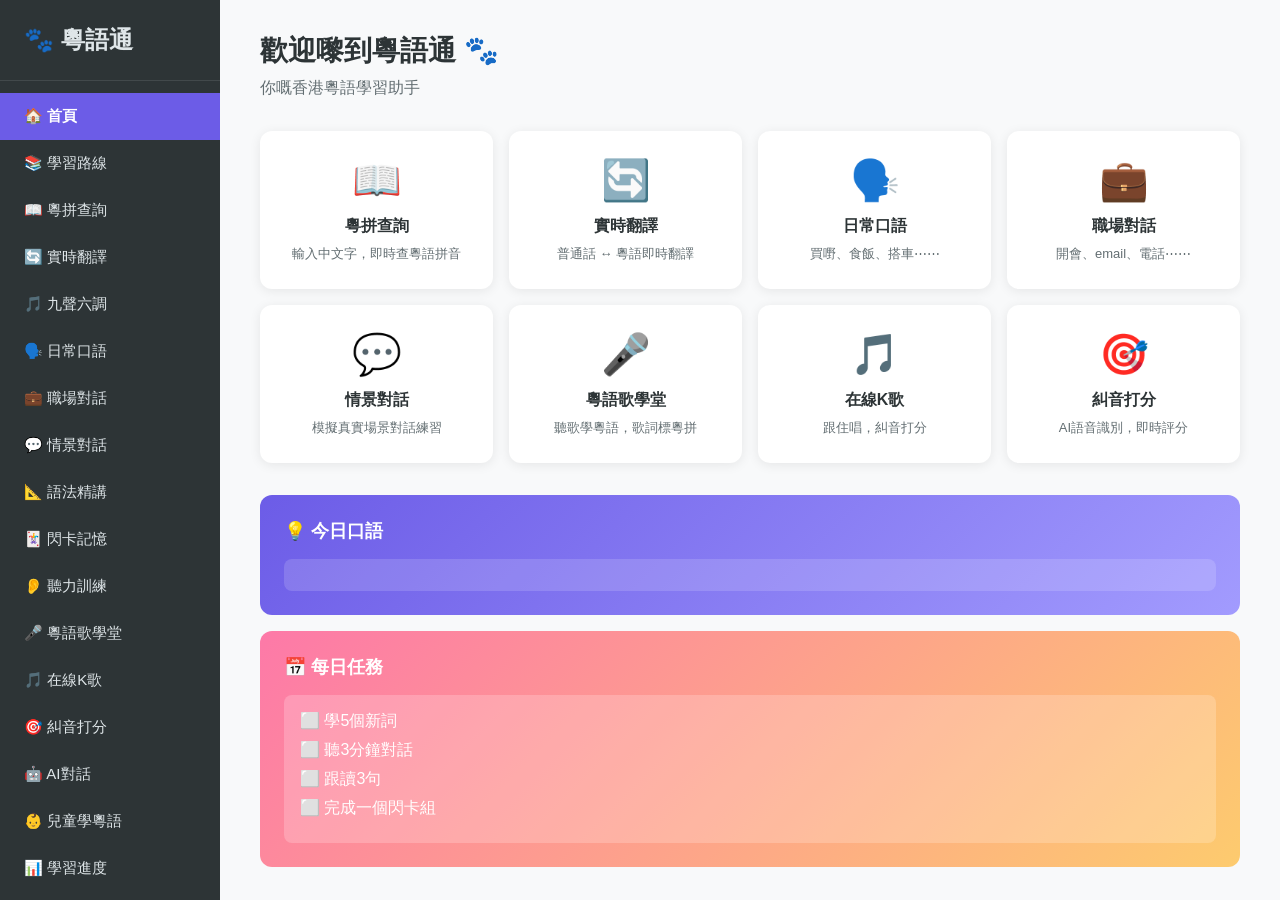
<file: index-single.html>
<!DOCTYPE html>
<html lang="zh-HK">
<head>
    <meta charset="UTF-8">
    <meta name="viewport" content="width=device-width, initial-scale=1.0, maximum-scale=1.0, user-scalable=no">
    <title>香港粵語學堂</title>
    <link rel="manifest" href="manifest.json">
    <meta name="apple-mobile-web-app-capable" content="yes">
    <meta name="apple-mobile-web-app-status-bar-style" content="black-translucent">
    <meta name="theme-color" content="#6C5CE7">
    <style>
/* ========== 粵語通 CSS ========== */
* { margin: 0; padding: 0; box-sizing: border-box; }

:root {
    --primary: #6C5CE7;
    --primary-light: #A29BFE;
    --accent: #FD79A8;
    --bg: #F8F9FA;
    --sidebar-bg: #2D3436;
    --sidebar-text: #DFE6E9;
    --card-bg: #FFFFFF;
    --text: #2D3436;
    --text-light: #636E72;
    --success: #00B894;
    --warning: #FDCB6E;
    --danger: #E17055;
    --border: #E0E0E0;
    --radius: 12px;
    --shadow: 0 2px 12px rgba(0,0,0,0.08);
}

body {
    font-family: -apple-system, BlinkMacSystemFont, "PingFang SC", "Noto Sans CJK SC", "Microsoft YaHei", sans-serif;
    background: var(--bg);
    color: var(--text);
    display: flex;
    min-height: 100vh;
}

/* ========== Sidebar ========== */
.sidebar {
    width: 220px;
    background: var(--sidebar-bg);
    color: var(--sidebar-text);
    padding: 24px 0;
    position: fixed;
    height: 100vh;
    overflow-y: auto;
    z-index: 100;
}

.logo {
    font-size: 24px;
    font-weight: bold;
    padding: 0 24px 24px;
    border-bottom: 1px solid rgba(255,255,255,0.1);
    margin-bottom: 12px;
}

.nav-list { list-style: none; }

.nav-item {
    padding: 14px 24px;
    cursor: pointer;
    transition: all 0.2s;
    font-size: 15px;
}

.nav-item:hover {
    background: rgba(255,255,255,0.08);
    color: #fff;
}

.nav-item.active {
    background: var(--primary);
    color: #fff;
    font-weight: 600;
}

/* ========== Main Content ========== */
.content {
    margin-left: 220px;
    flex: 1;
    padding: 32px 40px;
    max-width: 1100px;
}

.section { display: none; }
.section.active { display: block; }

h1 { font-size: 28px; margin-bottom: 8px; }
h2 { font-size: 24px; margin-bottom: 16px; }
h3 { font-size: 18px; margin-bottom: 12px; }

.subtitle {
    color: var(--text-light);
    font-size: 16px;
    margin-bottom: 32px;
}

/* ========== Home Grid ========== */
.home-grid {
    display: grid;
    grid-template-columns: repeat(auto-fill, minmax(200px, 1fr));
    gap: 16px;
    margin-bottom: 32px;
}

.home-card {
    background: var(--card-bg);
    border-radius: var(--radius);
    padding: 24px;
    text-align: center;
    cursor: pointer;
    box-shadow: var(--shadow);
    transition: all 0.3s;
    border: 2px solid transparent;
}

.home-card:hover {
    transform: translateY(-4px);
    border-color: var(--primary-light);
    box-shadow: 0 8px 24px rgba(108,92,231,0.15);
}

.card-icon { font-size: 40px; margin-bottom: 12px; }
.home-card h3 { margin-bottom: 8px; font-size: 16px; }
.home-card p { color: var(--text-light); font-size: 13px; }

.daily-tip {
    background: linear-gradient(135deg, #6C5CE7, #A29BFE);
    border-radius: var(--radius);
    padding: 24px;
    color: #fff;
}

.daily-tip h3 { margin-bottom: 16px; }

.tip-content {
    background: rgba(255,255,255,0.15);
    border-radius: 8px;
    padding: 16px;
}

.tip-line {
    margin-bottom: 8px;
    font-size: 16px;
}

.tip-jyutping {
    font-size: 13px;
    opacity: 0.85;
}

/* ========== Dictionary ========== */
.dict-search {
    display: flex;
    gap: 12px;
    margin-bottom: 24px;
}

.dict-search input {
    flex: 1;
    padding: 14px 18px;
    border: 2px solid var(--border);
    border-radius: var(--radius);
    font-size: 18px;
    outline: none;
    transition: border-color 0.2s;
}

.dict-search input:focus { border-color: var(--primary); }

.dict-search button {
    padding: 14px 28px;
    background: var(--primary);
    color: #fff;
    border: none;
    border-radius: var(--radius);
    font-size: 16px;
    cursor: pointer;
    transition: background 0.2s;
}

.dict-search button:hover { background: #5B4BD5; }

.dict-results {
    display: flex;
    flex-wrap: wrap;
    gap: 12px;
    margin-bottom: 32px;
}

.dict-char {
    background: var(--card-bg);
    border-radius: 8px;
    padding: 16px 20px;
    text-align: center;
    box-shadow: var(--shadow);
    min-width: 100px;
}

.dict-char .char {
    font-size: 36px;
    font-weight: bold;
    margin-bottom: 8px;
}

.dict-char .jyutping {
    color: var(--primary);
    font-size: 16px;
    font-weight: 600;
    margin-bottom: 4px;
}

.dict-char .pinyin {
    color: var(--text-light);
    font-size: 13px;
}

.tone-table {
    width: 100%;
    border-collapse: collapse;
    margin-top: 16px;
}

.tone-table th, .tone-table td {
    padding: 10px 16px;
    border: 1px solid var(--border);
    text-align: center;
}

.tone-table th {
    background: var(--primary);
    color: #fff;
}

/* ========== Translate ========== */
.translate-box {
    display: grid;
    grid-template-columns: 1fr 1fr;
    gap: 20px;
    margin-bottom: 24px;
}

.translate-col { position: relative; }

.lang-label {
    display: flex;
    align-items: center;
    gap: 12px;
    margin-bottom: 12px;
    font-weight: 600;
}

.lang-label select {
    padding: 8px 12px;
    border: 2px solid var(--border);
    border-radius: 8px;
    font-size: 14px;
    background: #fff;
}

textarea {
    width: 100%;
    padding: 14px;
    border: 2px solid var(--border);
    border-radius: var(--radius);
    font-size: 16px;
    resize: vertical;
    outline: none;
}

textarea:focus { border-color: var(--primary); }

.translate-result {
    background: var(--card-bg);
    border: 2px solid var(--border);
    border-radius: var(--radius);
    padding: 16px;
    min-height: 120px;
    font-size: 18px;
    line-height: 1.8;
}

.translate-btn, .speak-btn {
    margin-top: 12px;
    padding: 10px 24px;
    border: none;
    border-radius: 8px;
    cursor: pointer;
    font-size: 14px;
    transition: all 0.2s;
}

.translate-btn {
    background: var(--primary);
    color: #fff;
}

.speak-btn {
    background: var(--success);
    color: #fff;
}

.translate-btn:hover, .speak-btn:hover { opacity: 0.85; }

.quick-phrases { margin-top: 24px; }

.quick-grid {
    display: flex;
    flex-wrap: wrap;
    gap: 10px;
}

.quick-phrase {
    background: var(--card-bg);
    border: 1px solid var(--border);
    border-radius: 20px;
    padding: 8px 16px;
    cursor: pointer;
    font-size: 14px;
    transition: all 0.2s;
}

.quick-phrase:hover {
    background: var(--primary-light);
    color: #fff;
    border-color: var(--primary-light);
}

/* ========== Phrase List ========== */
.category-tabs {
    display: flex;
    flex-wrap: wrap;
    gap: 8px;
    margin-bottom: 20px;
}

.cat-tab {
    padding: 8px 18px;
    border: 2px solid var(--border);
    border-radius: 20px;
    background: #fff;
    cursor: pointer;
    font-size: 14px;
    transition: all 0.2s;
}

.cat-tab.active, .cat-tab:hover {
    background: var(--primary);
    color: #fff;
    border-color: var(--primary);
}

.phrase-card {
    background: var(--card-bg);
    border-radius: var(--radius);
    padding: 20px;
    margin-bottom: 12px;
    box-shadow: var(--shadow);
    display: flex;
    justify-content: space-between;
    align-items: center;
}

.phrase-zh {
    font-size: 20px;
    font-weight: 600;
    margin-bottom: 4px;
}

.phrase-jyutping {
    color: var(--primary);
    font-size: 14px;
    margin-bottom: 2px;
}

.phrase-meaning {
    color: var(--text-light);
    font-size: 13px;
}

.phrase-actions {
    display: flex;
    gap: 8px;
}

.phrase-actions button {
    width: 36px;
    height: 36px;
    border-radius: 50%;
    border: none;
    cursor: pointer;
    font-size: 16px;
    transition: all 0.2s;
}

.btn-speak { background: var(--primary-light); color: #fff; }
.btn-speak:hover { background: var(--primary); }
.btn-bookmark { background: var(--warning); }
.btn-bookmark.bookmarked { background: var(--success); color: #fff; }

/* ========== Dialogue ========== */
.dialogue-card {
    background: var(--card-bg);
    border-radius: var(--radius);
    padding: 16px 20px;
    margin-bottom: 12px;
    box-shadow: var(--shadow);
    cursor: pointer;
    transition: all 0.2s;
}

.dialogue-card:hover {
    transform: translateX(4px);
    border-left: 4px solid var(--primary);
}

.dialogue-card h4 { margin-bottom: 4px; }
.dialogue-card p { color: var(--text-light); font-size: 13px; }

.dialogue-area {
    background: var(--card-bg);
    border-radius: var(--radius);
    overflow: hidden;
    box-shadow: var(--shadow);
}

.dialogue-header {
    background: var(--primary);
    color: #fff;
    padding: 16px 20px;
    display: flex;
    justify-content: space-between;
    align-items: center;
}

.dialogue-header button {
    background: rgba(255,255,255,0.2);
    color: #fff;
    border: none;
    padding: 8px 16px;
    border-radius: 8px;
    cursor: pointer;
}

.dialogue-messages {
    padding: 20px;
    max-height: 400px;
    overflow-y: auto;
}

.msg {
    margin-bottom: 16px;
    display: flex;
    gap: 12px;
}

.msg-bot .msg-avatar { background: var(--primary); }
.msg-user .msg-avatar { background: var(--success); }

.msg-avatar {
    width: 36px;
    height: 36px;
    border-radius: 50%;
    color: #fff;
    display: flex;
    align-items: center;
    justify-content: center;
    font-size: 14px;
    flex-shrink: 0;
}

.msg-bubble {
    background: #F0F0F0;
    border-radius: 12px;
    padding: 12px 16px;
    max-width: 70%;
}

.msg-user .msg-bubble {
    background: var(--primary-light);
    color: #fff;
}

.msg-jyutping {
    font-size: 12px;
    color: var(--text-light);
    margin-top: 4px;
}

.msg-user .msg-jyutping { color: rgba(255,255,255,0.8); }

.dialogue-input {
    display: flex;
    gap: 8px;
    padding: 16px 20px;
    border-top: 1px solid var(--border);
}

.dialogue-input input {
    flex: 1;
    padding: 10px 14px;
    border: 2px solid var(--border);
    border-radius: 8px;
    font-size: 15px;
    outline: none;
}

.dialogue-input button {
    padding: 10px 18px;
    border: none;
    border-radius: 8px;
    cursor: pointer;
    font-size: 14px;
}

.dialogue-input button:nth-child(2) { background: var(--primary); color: #fff; }
.dialogue-input button:nth-child(3) { background: var(--success); color: #fff; }

/* ========== Songs ========== */
.song-card {
    background: var(--card-bg);
    border-radius: var(--radius);
    padding: 20px;
    margin-bottom: 12px;
    box-shadow: var(--shadow);
    cursor: pointer;
    display: flex;
    justify-content: space-between;
    align-items: center;
    transition: all 0.2s;
}

.song-card:hover { transform: translateX(4px); }

.song-info h4 { margin-bottom: 4px; }
.song-info p { color: var(--text-light); font-size: 13px; }

.song-player {
    background: var(--card-bg);
    border-radius: var(--radius);
    padding: 24px;
    margin-top: 20px;
    box-shadow: var(--shadow);
}

.song-header {
    display: flex;
    justify-content: space-between;
    align-items: center;
    margin-bottom: 20px;
    padding-bottom: 16px;
    border-bottom: 1px solid var(--border);
}

.song-header button {
    background: var(--danger);
    color: #fff;
    border: none;
    padding: 8px 16px;
    border-radius: 8px;
    cursor: pointer;
}

.lyrics-display {
    max-height: 400px;
    overflow-y: auto;
    line-height: 2.2;
}

.lyric-line {
    padding: 8px 12px;
    border-radius: 8px;
    margin-bottom: 4px;
    transition: background 0.3s;
}

.lyric-line.active {
    background: var(--primary-light);
    color: #fff;
}

.lyric-line.active .lyric-jyutping { color: rgba(255,255,255,0.8); }

.lyric-zh { font-size: 18px; }
.lyric-jyutping { font-size: 13px; color: var(--primary); }

/* ========== Karaoke ========== */
.karaoke-stage {
    background: var(--card-bg);
    border-radius: var(--radius);
    padding: 24px;
    box-shadow: var(--shadow);
    margin-top: 20px;
}

.karaoke-header {
    display: flex;
    justify-content: space-between;
    align-items: center;
    margin-bottom: 20px;
}

#karaokeScore {
    font-size: 24px;
    font-weight: bold;
    color: var(--primary);
}

.karaoke-lyrics {
    background: #1a1a2e;
    border-radius: 12px;
    padding: 40px;
    text-align: center;
    min-height: 200px;
    margin-bottom: 20px;
}

.karaoke-current {
    font-size: 32px;
    color: #fff;
    font-weight: bold;
    margin-bottom: 12px;
}

.karaoke-next {
    font-size: 18px;
    color: rgba(255,255,255,0.4);
}

.karaoke-controls {
    display: flex;
    justify-content: center;
    gap: 16px;
    margin-bottom: 20px;
}

.karaoke-controls button {
    padding: 14px 32px;
    border: none;
    border-radius: 24px;
    font-size: 18px;
    cursor: pointer;
    transition: all 0.2s;
}

#karaokeStart { background: var(--success); color: #fff; }
#karaokeStop { background: var(--danger); color: #fff; }

.karaoke-feedback {
    background: #F0F0F0;
    border-radius: 8px;
    padding: 16px;
    text-align: center;
    font-size: 14px;
    color: var(--text-light);
}

.karaoke-list .song-card { cursor: pointer; }

/* ========== Pronunciation ========== */
.pron-practice { max-width: 600px; }

.pron-card {
    background: var(--card-bg);
    border-radius: var(--radius);
    padding: 32px;
    text-align: center;
    box-shadow: var(--shadow);
    margin-bottom: 24px;
}

.pron-target {
    font-size: 32px;
    font-weight: bold;
    margin-bottom: 12px;
    line-height: 1.6;
}

.pron-jyutping {
    color: var(--primary);
    font-size: 16px;
    margin-bottom: 16px;
}

.pron-tts {
    background: none;
    border: 2px solid var(--primary);
    color: var(--primary);
    padding: 10px 24px;
    border-radius: 24px;
    cursor: pointer;
    font-size: 14px;
    transition: all 0.2s;
}

.pron-tts:hover {
    background: var(--primary);
    color: #fff;
}

.pron-record {
    display: flex;
    justify-content: center;
    gap: 16px;
    margin-bottom: 24px;
}

.pron-record button {
    padding: 16px 40px;
    border: none;
    border-radius: 32px;
    font-size: 18px;
    cursor: pointer;
    transition: all 0.2s;
}

#pronStart { background: var(--success); color: #fff; }
#pronStop { background: var(--danger); color: #fff; }

.pron-result {
    background: var(--card-bg);
    border-radius: var(--radius);
    padding: 20px;
    box-shadow: var(--shadow);
    margin-bottom: 24px;
    text-align: center;
}

.pron-score {
    font-size: 48px;
    font-weight: bold;
    color: var(--success);
}

.pron-feedback { margin-top: 12px; color: var(--text-light); }

.pron-nav {
    display: flex;
    justify-content: center;
    align-items: center;
    gap: 24px;
}

.pron-nav button {
    padding: 10px 20px;
    border: 2px solid var(--border);
    border-radius: 8px;
    background: #fff;
    cursor: pointer;
    transition: all 0.2s;
}

.pron-nav button:hover { border-color: var(--primary); }

/* ========== Progress ========== */
.progress-stats {
    display: grid;
    grid-template-columns: repeat(4, 1fr);
    gap: 16px;
    margin-bottom: 32px;
}

.stat-card {
    background: var(--card-bg);
    border-radius: var(--radius);
    padding: 24px;
    text-align: center;
    box-shadow: var(--shadow);
}

.stat-num {
    font-size: 36px;
    font-weight: bold;
    color: var(--primary);
    margin-bottom: 8px;
}

.stat-label {
    color: var(--text-light);
    font-size: 14px;
}

.streak-info {
    background: linear-gradient(135deg, var(--success), #55EFC4);
    border-radius: var(--radius);
    padding: 24px;
    color: #fff;
    margin-top: 24px;
}

/* ========== Responsive ========== */
@media (max-width: 768px) {
    .sidebar {
        width: 60px;
        padding: 12px 0;
    }
    .logo { font-size: 20px; padding: 0 12px; }
    .nav-item { padding: 12px; font-size: 18px; text-align: center; }
    .nav-item span { display: none; }
    .content { margin-left: 60px; padding: 20px; }
    .translate-box { grid-template-columns: 1fr; }
    .progress-stats { grid-template-columns: repeat(2, 1fr); }
    .home-grid { grid-template-columns: repeat(2, 1fr); }
}

/* ========== Scrollbar ========== */
::-webkit-scrollbar { width: 6px; }
::-webkit-scrollbar-track { background: transparent; }
::-webkit-scrollbar-thumb { background: var(--border); border-radius: 3px; }
::-webkit-scrollbar-thumb:hover { background: var(--text-light); }

/* ========== Scenario List ========== */
.scenario-card {
    background: var(--card-bg);
    border-radius: var(--radius);
    padding: 20px;
    margin-bottom: 12px;
    box-shadow: var(--shadow);
    cursor: pointer;
    transition: all 0.2s;
    display: flex;
    align-items: center;
    gap: 16px;
}

.scenario-card:hover {
    transform: translateX(4px);
    border-left: 4px solid var(--primary);
}

.scenario-icon { font-size: 36px; }
.scenario-card h4 { margin-bottom: 4px; }
.scenario-card p { color: var(--text-light); font-size: 13px; }

/* ========== Animations ========== */
@keyframes fadeIn {
    from { opacity: 0; transform: translateY(10px); }
    to { opacity: 1; transform: translateY(0); }
}

.section.active { animation: fadeIn 0.3s ease; }

@keyframes pulse {
    0%, 100% { transform: scale(1); }
    50% { transform: scale(1.05); }
}

.recording { animation: pulse 1s infinite; background: var(--danger) !important; }

/* ========== Children Section ========== */
.children-grid {
    display: grid;
    grid-template-columns: repeat(auto-fill, minmax(280px, 1fr));
    gap: 20px;
    margin-top: 20px;
}

.child-card {
    background: var(--card-bg);
    border-radius: var(--radius);
    padding: 20px;
    box-shadow: var(--shadow);
    border: 3px solid transparent;
    transition: all 0.3s;
    cursor: pointer;
}

.child-card:hover {
    border-color: var(--warning);
    transform: translateY(-4px);
}

.child-icon { font-size: 48px; margin-bottom: 12px; }
.child-card h3 { margin-bottom: 8px; font-size: 18px; }
.child-card p { color: var(--text-light); font-size: 14px; margin-bottom: 12px; }

.child-word {
    display: inline-flex;
    align-items: center;
    gap: 8px;
    background: #FFF9E6;
    border: 2px solid var(--warning);
    border-radius: 16px;
    padding: 10px 18px;
    margin: 6px;
    font-size: 22px;
    cursor: pointer;
    transition: all 0.2s;
}

.child-word:hover {
    background: var(--warning);
    transform: scale(1.08);
}

.child-word .jyut { font-size: 13px; color: var(--primary); display: block; }

.alphabet-grid {
    display: grid;
    grid-template-columns: repeat(auto-fill, minmax(80px, 1fr));
    gap: 12px;
    margin-top: 16px;
}

.alphabet-card {
    background: linear-gradient(135deg, #6C5CE7, #A29BFE);
    border-radius: 12px;
    padding: 16px;
    text-align: center;
    color: #fff;
    cursor: pointer;
    transition: all 0.2s;
}

.alphabet-card:hover { transform: scale(1.1); }
.alphabet-card .letter { font-size: 28px; font-weight: bold; }
.alphabet-card .jyutping { font-size: 12px; opacity: 0.9; margin-top: 4px; }

.numbers-grid {
    display: flex;
    flex-wrap: wrap;
    gap: 12px;
    margin-top: 16px;
}

.number-card {
    background: linear-gradient(135deg, #FD79A8, #FDCB6E);
    border-radius: 12px;
    padding: 16px 24px;
    text-align: center;
    color: #fff;
    cursor: pointer;
    min-width: 70px;
    transition: all 0.2s;
}

.number-card:hover { transform: scale(1.1); }
.number-card .num { font-size: 32px; font-weight: bold; }
.number-card .word { font-size: 16px; margin-top: 4px; }
.number-card .jp { font-size: 12px; opacity: 0.85; }

.children-song-card {
    background: var(--card-bg);
    border-radius: var(--radius);
    padding: 16px;
    margin-bottom: 12px;
    box-shadow: var(--shadow);
    cursor: pointer;
    display: flex;
    align-items: center;
    gap: 16px;
    transition: all 0.2s;
}

.children-song-card:hover { transform: translateX(4px); }

.rhyme-card {
    background: linear-gradient(135deg, #00B894, #55EFC4);
    border-radius: var(--radius);
    padding: 20px;
    margin-bottom: 16px;
    color: #fff;
}

.rhyme-card h4 { margin-bottom: 8px; font-size: 18px; }
.rhyme-card .lyrics { white-space: pre-line; line-height: 2; font-size: 16px; }
.rhyme-card .jp-lyrics { white-space: pre-line; line-height: 1.8; font-size: 13px; opacity: 0.85; margin-top: 8px; }

.quiz-card {
    background: var(--card-bg);
    border-radius: var(--radius);
    padding: 24px;
    box-shadow: var(--shadow);
    margin-bottom: 16px;
    text-align: center;
}

.quiz-card h4 { margin-bottom: 16px; }
.quiz-options {
    display: flex;
    flex-wrap: wrap;
    gap: 12px;
    justify-content: center;
}

.quiz-option {
    padding: 14px 28px;
    border: 2px solid var(--border);
    border-radius: 12px;
    background: #fff;
    cursor: pointer;
    font-size: 20px;
    transition: all 0.2s;
}

.quiz-option:hover { border-color: var(--primary); }
.quiz-option.correct { background: var(--success); color: #fff; border-color: var(--success); }
.quiz-option.wrong { background: var(--danger); color: #fff; border-color: var(--danger); }

.quiz-score {
    margin-top: 16px;
    font-size: 20px;
    font-weight: bold;
}

/* ========== Learning Path ========== */
.level-card {
    background: var(--card-bg);
    border-radius: var(--radius);
    padding: 20px;
    box-shadow: var(--shadow);
}
.level-card h3 { margin-bottom: 8px; }
.level-card ul { color: var(--text-light); font-size: 14px; }

/* ========== Tones ========== */
.tones-grid {
    display: grid;
    grid-template-columns: repeat(auto-fill, minmax(160px, 1fr));
    gap: 16px;
    margin-top: 20px;
}
.tone-card {
    background: var(--card-bg);
    border-radius: var(--radius);
    padding: 20px;
    text-align: center;
    box-shadow: var(--shadow);
    cursor: pointer;
    transition: all 0.2s;
}
.tone-card:hover { transform: scale(1.05); }
.tone-num { font-size: 36px; font-weight: bold; color: var(--primary); }
.tone-name { font-size: 14px; color: var(--text-light); margin: 4px 0; }
.tone-example { font-size: 24px; margin: 8px 0; }
.tone-jp { font-size: 13px; color: var(--primary); }

/* ========== Grammar ========== */
.grammar-card {
    background: var(--card-bg);
    border-radius: var(--radius);
    padding: 20px;
    margin-bottom: 16px;
    box-shadow: var(--shadow);
}
.grammar-card h4 { color: var(--primary); margin-bottom: 12px; }
.grammar-rule { background: #F0F0F0; border-radius: 8px; padding: 12px; margin-bottom: 8px; }
.grammar-example { padding: 8px 12px; border-left: 3px solid var(--primary); margin: 8px 0; font-size: 15px; }
.grammar-example .jp { font-size: 13px; color: var(--text-light); }

/* ========== Flashcard ========== */
.flashcard-wrapper {
    perspective: 1000px;
    width: 320px;
    height: 200px;
    margin: 20px auto;
}
.flashcard {
    width: 100%;
    height: 100%;
    position: relative;
    transform-style: preserve-3d;
    transition: transform 0.6s;
    cursor: pointer;
}
.flashcard.flipped { transform: rotateY(180deg); }
.flashcard-front, .flashcard-back {
    position: absolute;
    width: 100%;
    height: 100%;
    backface-visibility: hidden;
    border-radius: var(--radius);
    display: flex;
    flex-direction: column;
    align-items: center;
    justify-content: center;
    box-shadow: var(--shadow);
}
.flashcard-front {
    background: linear-gradient(135deg, #6C5CE7, #A29BFE);
    color: #fff;
    font-size: 36px;
}
.flashcard-front .card-hint { font-size: 14px; opacity: 0.8; margin-top: 12px; }
.flashcard-back {
    background: #fff;
    transform: rotateY(180deg);
    border: 2px solid var(--primary);
}
.flashcard-back .answer-zh { font-size: 28px; font-weight: bold; margin-bottom: 8px; }
.flashcard-back .answer-jp { font-size: 16px; color: var(--primary); margin-bottom: 4px; }
.flashcard-back .answer-en { font-size: 14px; color: var(--text-light); }

.flashcard-controls {
    display: flex;
    justify-content: center;
    gap: 16px;
    margin-top: 20px;
}
.flashcard-controls button {
    padding: 12px 28px;
    border: none;
    border-radius: 24px;
    font-size: 16px;
    cursor: pointer;
    transition: all 0.2s;
}
.btn-easy { background: var(--success); color: #fff; }
.btn-good { background: var(--primary); color: #fff; }
.btn-hard { background: var(--warning); color: #fff; }
.btn-again { background: var(--danger); color: #fff; }

.deck-selector {
    display: flex;
    flex-wrap: wrap;
    gap: 12px;
    margin-bottom: 20px;
}
.deck-btn {
    padding: 10px 20px;
    border: 2px solid var(--border);
    border-radius: 12px;
    background: #fff;
    cursor: pointer;
    font-size: 14px;
    transition: all 0.2s;
}
.deck-btn.active { background: var(--primary); color: #fff; border-color: var(--primary); }

/* ========== Listening ========== */
.listening-card {
    background: var(--card-bg);
    border-radius: var(--radius);
    padding: 24px;
    box-shadow: var(--shadow);
    margin-bottom: 16px;
}
.listening-audio {
    background: var(--primary);
    color: #fff;
    border-radius: 12px;
    padding: 16px;
    text-align: center;
    margin-bottom: 16px;
}
.listening-audio button {
    padding: 12px 32px;
    border: none;
    background: rgba(255,255,255,0.2);
    color: #fff;
    border-radius: 24px;
    font-size: 16px;
    cursor: pointer;
    margin: 0 8px;
}
.listening-question { font-size: 18px; margin-bottom: 12px; }
.listening-options { display: flex; flex-wrap: wrap; gap: 10px; }
.listening-opt {
    padding: 12px 24px;
    border: 2px solid var(--border);
    border-radius: 12px;
    background: #fff;
    cursor: pointer;
    font-size: 16px;
    transition: all 0.2s;
}
.listening-opt:hover { border-color: var(--primary); }
.listening-opt.correct { background: var(--success); color: #fff; border-color: var(--success); }
.listening-opt.wrong { background: var(--danger); color: #fff; border-color: var(--danger); }

/* ========== AI Chat ========== */
.ai-chat-container {
    background: var(--card-bg);
    border-radius: var(--radius);
    box-shadow: var(--shadow);
    overflow: hidden;
}
.ai-chat-header {
    background: var(--primary);
    color: #fff;
    padding: 16px 20px;
    display: flex;
    justify-content: space-between;
    align-items: center;
}
.ai-chat-messages {
    padding: 20px;
    max-height: 400px;
    overflow-y: auto;
}
.ai-chat-input {
    display: flex;
    gap: 8px;
    padding: 16px 20px;
    border-top: 1px solid var(--border);
}
.ai-chat-input input {
    flex: 1;
    padding: 12px;
    border: 2px solid var(--border);
    border-radius: 8px;
    font-size: 15px;
    outline: none;
}
.ai-chat-input button {
    padding: 12px 20px;
    border: none;
    border-radius: 8px;
    cursor: pointer;
    font-size: 14px;
}
.ai-scenario-picker {
    display: flex;
    flex-wrap: wrap;
    gap: 10px;
    padding: 20px;
}
.ai-scenario {
    padding: 12px 20px;
    border: 2px solid var(--border);
    border-radius: 12px;
    background: #fff;
    cursor: pointer;
    transition: all 0.2s;
}
.ai-scenario:hover { border-color: var(--primary); background: #F8F9FA; }    </style>
</head>
<body>
    <nav class="sidebar">
        <div class="logo">🐾 粵語通</div>
        <ul class="nav-list">
            <li class="nav-item active" data-section="home">🏠 首頁</li>
            <li class="nav-item" data-section="learningpath">📚 學習路線</li>
            <li class="nav-item" data-section="dictionary">📖 粵拼查詢</li>
            <li class="nav-item" data-section="translate">🔄 實時翻譯</li>
            <li class="nav-item" data-section="tones">🎵 九聲六調</li>
            <li class="nav-item" data-section="daily">🗣️ 日常口語</li>
            <li class="nav-item" data-section="workplace">💼 職場對話</li>
            <li class="nav-item" data-section="conversation">💬 情景對話</li>
            <li class="nav-item" data-section="grammar">📐 語法精講</li>
            <li class="nav-item" data-section="flashcard">🃏 閃卡記憶</li>
            <li class="nav-item" data-section="listening">👂 聽力訓練</li>
            <li class="nav-item" data-section="songs">🎤 粵語歌學堂</li>
            <li class="nav-item" data-section="karaoke">🎵 在線K歌</li>
            <li class="nav-item" data-section="pronunciation">🎯 糾音打分</li>
            <li class="nav-item" data-section="ai_chat">🤖 AI對話</li>
            <li class="nav-item" data-section="children">👶 兒童學粵語</li>
            <li class="nav-item" data-section="progress">📊 學習進度</li>
        </ul>
    </nav>

    <main class="content">
        <!-- 首頁 -->
        <section id="home" class="section active">
            <h1>歡迎嚟到粵語通 🐾</h1>
            <p class="subtitle">你嘅香港粵語學習助手</p>
            <div class="home-grid">
                <div class="home-card" onclick="switchSection('dictionary')">
                    <div class="card-icon">📖</div>
                    <h3>粵拼查詢</h3>
                    <p>輸入中文字，即時查粵語拼音</p>
                </div>
                <div class="home-card" onclick="switchSection('translate')">
                    <div class="card-icon">🔄</div>
                    <h3>實時翻譯</h3>
                    <p>普通話 ↔ 粵語即時翻譯</p>
                </div>
                <div class="home-card" onclick="switchSection('daily')">
                    <div class="card-icon">🗣️</div>
                    <h3>日常口語</h3>
                    <p>買嘢、食飯、搭車⋯⋯</p>
                </div>
                <div class="home-card" onclick="switchSection('workplace')">
                    <div class="card-icon">💼</div>
                    <h3>職場對話</h3>
                    <p>開會、email、電話⋯⋯</p>
                </div>
                <div class="home-card" onclick="switchSection('conversation')">
                    <div class="card-icon">💬</div>
                    <h3>情景對話</h3>
                    <p>模擬真實場景對話練習</p>
                </div>
                <div class="home-card" onclick="switchSection('songs')">
                    <div class="card-icon">🎤</div>
                    <h3>粵語歌學堂</h3>
                    <p>聽歌學粵語，歌詞標粵拼</p>
                </div>
                <div class="home-card" onclick="switchSection('karaoke')">
                    <div class="card-icon">🎵</div>
                    <h3>在線K歌</h3>
                    <p>跟住唱，糾音打分</p>
                </div>
                <div class="home-card" onclick="switchSection('pronunciation')">
                    <div class="card-icon">🎯</div>
                    <h3>糾音打分</h3>
                    <p>AI語音識別，即時評分</p>
                </div>
            </div>
            <div class="daily-tip">
                <h3>💡 今日口語</h3>
                <div class="tip-content" id="dailyTip"></div>
            </div>
            <div class="daily-tip" style="background:linear-gradient(135deg,#FD79A8,#FDCB6E);margin-top:16px">
                <h3>📅 每日任務</h3>
                <div class="tip-content" style="background:rgba(255,255,255,0.2)">
                    <div id="dailyTaskList">
                        <div style="margin-bottom:8px">⬜ 學5個新詞</div>
                        <div style="margin-bottom:8px">⬜ 聽3分鐘對話</div>
                        <div style="margin-bottom:8px">⬜ 跟讀3句</div>
                        <div style="margin-bottom:8px">⬜ 完成一個閃卡組</div>
                    </div>
                </div>
            </div>
        </section>

        <!-- 學習路線 -->
        <section id="learningpath" class="section">
            <h2>📚 學習路線</h2>
            <p class="subtitle">由零開始，系統化學粵語</p>
            <div class="learning-levels">
                <div class="level-card" style="border-left:4px solid #00B894">
                    <h3>🟢 Level 1 — 入門（0-2週）</h3>
                    <p>目標：聽懂基本問候，會說10句日常用語</p>
                    <ul style="margin:12px 0 0 20px;line-height:2">
                        <li>學粵拼聲母韻母</li>
                        <li>掌握6個聲調</li>
                        <li>學會打招呼（你好/早晨/拜拜）</li>
                        <li>學會基本數字1-10</li>
                        <li>能說「唔該/多謝/對唔住」</li>
                    </ul>
                </div>
                <div class="level-card" style="border-left:4px solid #FDCB6E;margin-top:12px">
                    <h3>🟡 Level 2 — 初級（2-8週）</h3>
                    <p>目標：能進行簡單日常對話</p>
                    <ul style="margin:12px 0 0 20px;line-height:2">
                        <li>茶餐廳點餐</li>
                        <li>搭地鐵/巴士問路</li>
                        <li>買嘢講價</li>
                        <li>講天氣</li>
                        <li>睇醫生基本對話</li>
                    </ul>
                </div>
                <div class="level-card" style="border-left:4px solid #E17055;margin-top:12px">
                    <h3>🟠 Level 3 — 中級（2-4個月）</h3>
                    <p>目標：能應對大部分日常場景</p>
                    <ul style="margin:12px 0 0 20px;line-height:2">
                        <li>職場基本對話（開會/電話/電郵）</li>
                        <li>酒店/機場場景</li>
                        <li>能聽懂簡單港劇</li>
                        <li>能唱3-5首粵語歌</li>
                        <li>常用成語和俗語</li>
                    </ul>
                </div>
                <div class="level-card" style="border-left:4px solid #6C5CE7;margin-top:12px">
                    <h3>🟣 Level 4 — 高級（4個月+）</h3>
                    <p>目標：流利溝通，了解文化</p>
                    <ul style="margin:12px 0 0 20px;line-height:2">
                        <li>複雜職場溝通</li>
                        <li>理解港式幽默和俚語</li>
                        <li>能跟本地人流暢聊天</li>
                        <li>看港劇不依賴字幕</li>
                        <li>寫簡單粵語文字</li>
                    </ul>
                </div>
            </div>
        </section>

        <!-- 九聲六調 -->
        <section id="tones" class="section">
            <h2>🎵 九聲六調</h2>
            <p class="subtitle">粵語嘅靈魂！學好聲調就成功一半</p>
            <div class="tones-grid" id="tonesGrid"></div>
        </section>

        <!-- 語法精講 -->
        <section id="grammar" class="section">
            <h2>📐 語法精講</h2>
            <p class="subtitle">搞掂語法，講嘢自然流暢</p>
            <div id="grammarContent"></div>
        </section>

        <!-- 閃卡記憶 -->
        <section id="flashcard" class="section">
            <h2>🃏 閃卡記憶</h2>
            <p class="subtitle">用間隔重複法記粵語詞彙</p>
            <div id="flashcardArea"></div>
        </section>

        <!-- 聽力訓練 -->
        <section id="listening" class="section">
            <h2>👂 聽力訓練</h2>
            <p class="subtitle">聽得明先講得出</p>
            <div id="listeningContent"></div>
        </section>

        <!-- AI對話 -->
        <section id="ai_chat" class="section">
            <h2>🤖 AI粵語對話練習</h2>
            <p class="subtitle">揀個場景，同AI用粵語傾偈</p>
            <div id="aiChatArea"></div>
        </section>

        <!-- 粵拼查詢 -->
        <section id="dictionary" class="section">
            <h2>📖 粵拼查詢</h2>
            <div class="dict-search">
                <input type="text" id="dictInput" placeholder="輸入中文字詞⋯⋯" autofocus>
                <button onclick="lookupJyutping()">查詢</button>
            </div>
            <div class="dict-results" id="dictResults"></div>
            <div class="tone-guide">
                <h3>粵語聲調表</h3>
                <table class="tone-table">
                    <tr><th>調號</th><th>調值</th><th>名稱</th><th>例字</th><th>粵拼</th></tr>
                    <tr><td>1</td><td>55</td><td>陰平</td><td>詩</td><td>si1</td></tr>
                    <tr><td>2</td><td>35</td><td>陰上</td><td>史</td><td>si2</td></tr>
                    <tr><td>3</td><td>33</td><td>陰去</td><td>試</td><td>si3</td></tr>
                    <tr><td>4</td><td>21</td><td>陽平</td><td>時</td><td>si4</td></tr>
                    <tr><td>5</td><td>23</td><td>陽上</td><td>市</td><td>si5</td></tr>
                    <tr><td>6</td><td>22</td><td>陽去</td><td>事</td><td>si6</td></tr>
                </table>
            </div>
        </section>

        <!-- 實時翻譯 -->
        <section id="translate" class="section">
            <h2>🔄 實時翻譯</h2>
            <div class="translate-box">
                <div class="translate-col">
                    <div class="lang-label">
                        <select id="srcLang">
                            <option value="zh">普通話</option>
                            <option value="en">English</option>
                        </select>
                        <span>→</span>
                        <select id="tgtLang">
                            <option value="yue">粵語</option>
                            <option value="en">English</option>
                        </select>
                    </div>
                    <textarea id="srcText" placeholder="輸入要翻譯嘅內容⋯⋯" rows="5"></textarea>
                    <button class="translate-btn" onclick="translate()">翻譯</button>
                </div>
                <div class="translate-col">
                    <div class="lang-label">翻譯結果</div>
                    <div class="translate-result" id="translateResult"></div>
                    <button class="speak-btn" onclick="speakTranslation()">🔊 發音</button>
                </div>
            </div>
            <div class="quick-phrases">
                <h3>常用短句</h3>
                <div class="quick-grid" id="quickPhrases"></div>
            </div>
        </section>

        <!-- 日常口語 -->
        <section id="daily" class="section">
            <h2>🗣️ 日常口語</h2>
            <div class="category-tabs" id="dailyCategories"></div>
            <div class="phrase-list" id="dailyPhrases"></div>
        </section>

        <!-- 職場對話 -->
        <section id="workplace" class="section">
            <h2>💼 職場對話</h2>
            <div class="category-tabs" id="workplaceCategories"></div>
            <div class="dialogue-list" id="workplaceDialogues"></div>
        </section>

        <!-- 情景對話 -->
        <section id="conversation" class="section">
            <h2>💬 情景對話</h2>
            <div class="scenario-list" id="scenarioList"></div>
            <div class="dialogue-area" id="dialogueArea" style="display:none">
                <div class="dialogue-header">
                    <h3 id="dialogueTitle"></h3>
                    <button onclick="endDialogue()">結束對話</button>
                </div>
                <div class="dialogue-messages" id="dialogueMessages"></div>
                <div class="dialogue-input">
                    <input type="text" id="dialogueInput" placeholder="輸入你嘅回答⋯⋯">
                    <button onclick="sendDialogue()">發送</button>
                    <button onclick="speakDialogue()">🎤 語音</button>
                </div>
            </div>
        </section>

        <!-- 粵語歌學堂 -->
        <section id="songs" class="section">
            <h2>🎤 粵語歌學堂</h2>
            <div class="song-list" id="songList"></div>
            <div class="song-player" id="songPlayer" style="display:none">
                <div class="song-header">
                    <h3 id="songTitle"></h3>
                    <span id="songArtist"></span>
                    <button onclick="closeSongPlayer()">關閉</button>
                </div>
                <div class="lyrics-display" id="lyricsDisplay"></div>
            </div>
        </section>

        <!-- 在線K歌 -->
        <section id="karaoke" class="section">
            <h2>🎵 在線K歌</h2>
            <p>揀首歌，跟住唱，睇吓你幾多分！</p>
            <div class="karaoke-list" id="karaokeList"></div>
            <div class="karaoke-stage" id="karaokeStage" style="display:none">
                <div class="karaoke-header">
                    <h3 id="karaokeTitle"></h3>
                    <span id="karaokeScore">得分：--</span>
                </div>
                <div class="karaoke-lyrics" id="karaokeLyrics"></div>
                <div class="karaoke-controls">
                    <button id="karaokeStart" onclick="startKaraoke()">🎤 開始唱</button>
                    <button id="karaokeStop" onclick="stopKaraoke()" style="display:none">⏹ 停止</button>
                </div>
                <div class="karaoke-feedback" id="karaokeFeedback"></div>
            </div>
        </section>

        <!-- 糾音打分 -->
        <section id="pronunciation" class="section">
            <h2>🎯 糾音打分</h2>
            <p>跟住讀，睇吓你嘅發音有幾準確</p>
            <div class="pron-practice">
                <div class="pron-card" id="pronCard">
                    <div class="pron-target" id="pronTarget">今日天氣好好。</div>
                    <div class="pron-jyutping" id="pronJyutping">gam1 jat6 tin1 hei3 hou2 hou2.</div>
                    <button class="pron-tts" onclick="pronTTS()">🔊 聽一次</button>
                </div>
                <div class="pron-record">
                    <button id="pronStart" onclick="startPronRecord()">🎤 開始錄音</button>
                    <button id="pronStop" onclick="stopPronRecord()" style="display:none">⏹ 停止</button>
                </div>
                <div class="pron-result" id="pronResult"></div>
                <div class="pron-nav">
                    <button onclick="pronPrev()">⬅️ 上一句</button>
                    <span id="pronProgress">1 / 10</span>
                    <button onclick="pronNext()">下一句 ➡️</button>
                </div>
            </div>
        </section>

        <!-- 兒童學粵語 -->
        <section id="children" class="section">
            <h2>👶 兒童學粵語（3-8歲）</h2>
            <p class="subtitle">小朋友學粵語嘅好幫手！</p>
            <div class="category-tabs" id="childrenCategories"></div>
            <div id="childrenContent"></div>
        </section>

        <!-- 學習進度 -->
        <section id="progress" class="section">
            <h2>📊 學習進度</h2>
            <div class="progress-stats">
                <div class="stat-card">
                    <div class="stat-num" id="statPhrases">0</div>
                    <div class="stat-label">已學短語</div>
                </div>
                <div class="stat-card">
                    <div class="stat-num" id="statSongs">0</div>
                    <div class="stat-label">已學歌曲</div>
                </div>
                <div class="stat-card">
                    <div class="stat-num" id="statScore">0</div>
                    <div class="stat-label">平均糾音分</div>
                </div>
                <div class="stat-card">
                    <div class="stat-num" id="statDays">0</div>
                    <div class="stat-label">學習天數</div>
                </div>
            </div>
            <div class="progress-chart" id="progressChart"></div>
            <div class="streak-info">
                <h3>🔥 連續學習</h3>
                <p id="streakInfo">今日開始計起！</p>
            </div>
        </section>
    </main>

    <script>
// ========== 粵拼字典 ==========
const JYUTPING_DICT = {
    // 常用字
    '我': 'ngo5', '你': 'nei5', '佢': 'keoi5', '我哋': 'ngo5 dei6', '你哋': 'nei5 dei6', '佢哋': 'keoi5 dei6',
    '佢哋': 'keoi5 dei6', '呢': 'nei1', '嗰': 'go2', '呢個': 'nei1 go3', '嗰個': 'go2 go3',
    '呢度': 'nei1 dou6', '嗰度': 'go2 dou6', '邊度': 'bin1 dou6', '乜嘢': 'mat1 je5', '點解': 'dim2 gaai2',
    '點樣': 'dim2 joeng2', '幾時': 'gei2 si4', '幾多': 'gei2 do1', '做乜': 'zou6 mat1', '做咩': 'zou6 me1',
    '係': 'hai6', '唔係': 'm4 hai6', '有': 'jau5', '冇': 'mou5', '喺': 'hai2', '唔喺': 'm4 hai2',
    '去': 'heoi3', '嚟': 'lai4', '返': 'faan1', '走': 'zau2', '食': 'sik6', '飲': 'jam2',
    '睇': 'tai2', '聽': 'teng1', '講': 'gong2', '話': 'waa6', '問': 'man6', '答': 'daap3',
    '買': 'maai5', '賣': 'maai6', '攞': 'lo2', '俾': 'bei2', '拎': 'ling1', '揾': 'wan2',
    '做': 'zou6', '返工': 'faan1 gung1', '放工': 'fong3 gung1', '讀書': 'duk6 syu1', '返學': 'faan1 hok6',
    '一': 'jat1', '二': 'ji6', '三': 'saam1', '四': 'sei3', '五': 'ng5', '六': 'luk6',
    '七': 'cat1', '八': 'baat3', '九': 'gau2', '十': 'sap6', '百': 'baak3', '千': 'cin1',
    '萬': 'maan6', '億': 'jik1',
    '人': 'jan4', '男': 'naam4', '女': 'neoi5', '細路': 'sai3 lou6', '細路仔': 'sai3 lou5 zai2',
    '細路女': 'sai3 lou5 neoi5', '先生': 'sin1 saang1', '小姐': 'siu2 ze2', '朋友': 'pang4 jau5',
    '大佬': 'daai6 lou2', '細佬': 'sai3 lou2', '家姐': 'gaa1 ze1', '阿妹': 'aa3 mui4',
    '爸爸': 'baa4 baa1', '媽媽': 'maa4 maa1', '阿爸': 'aa3 baa4', '阿媽': 'aa3 maa1',
    '天': 'tin1', '日': 'jat6', '月': 'jyut6', '年': 'nin4', '時': 'si4', '分': 'fan1',
    '鐘': 'zung1', '今日': 'gam1 jat6', '聽日': 'ting1 jat6', '尋日': 'cam4 jat6',
    '朝早': 'ziu1 zou2', '晏晝': 'aan3 zau3', '夜晚': 'je6 maan5', '食晏': 'sik6 aan3',
    '食早餐': 'sik6 zou2 caan1', '食午餐': 'sik6 ng5 caan1', '食晚飯': 'sik6 maan5 faan6',
    '好': 'hou2', '唔好': 'm4 hou2', '大': 'daai6', '細': 'sai3', '多': 'do1', '少': 'siu2',
    '高': 'gou1', '矮': 'ai2', '長': 'coeng4', '短': 'dyun2', '闊': 'fut3', '窄': 'zaak3',
    '快': 'faai3', '慢': 'maan6', '早': 'zou2', '夜': 'je6', '新': 'san1', '舊': 'gau6',
    '靚': 'leng3', '醜': 'cau2', '貴': 'gwai3', '平': 'peng4', '易': 'ji6', '難': 'naan4',
    '遠': 'jyun5', '近': 'kan5', '熱': 'jit6', '凍': 'dung3', '凍': 'dung1',
    '天氣': 'tin1 hei3', '晴天': 'cing4 tin1', '落雨': 'lok6 jyu5', '行雷': 'haang4 leoi4',
    '閃電': 'sim2 din6', '風': 'fung1', '打風': 'daa2 fung1',
    '食': 'sik6', '飯': 'faan6', '麵': 'min6', '粥': 'zuk1', '湯': 'tong1', '水': 'seoi2',
    '茶': 'caa4', '咖啡': 'gaa3 fe1', '奶': 'naai5', '糖': 'tong4', '鹽': 'jim4',
    '豬肉': 'zyu1 juk6', '牛肉': 'ngau4 juk6', '雞肉': 'gai1 juk6', '魚': 'jyu4',
    '菜': 'coi3', '蛋': 'daan2', '生果': 'saang1 gwo2', '蘋果': 'ping4 gwo2',
    '橙': 'caang2', '蕉', 'ziu1', '西瓜': 'sai1 gwaa1',
    '巴士': 'baa1 si2', '地鐵': 'dei6 tit3', '的士': 'dik1 si2', '小巴': 'siu2 baa1',
    '火車': 'fo2 ce1', '飛機': 'fei1 gei1', '船': 'syun4', '單車': 'daan1 ce1',
    '屋企': 'uk1 kei2', '學校': 'hok6 haau6', '公司': 'gung1 si1', '舖': 'pou3',
    '醫院': 'ji1 jyun2', '銀行': 'ngan4 hong4', '郵局': 'jau4 guk6', '超級市場': 'ciu1 kap1 si5 coeng4',
    '街': 'gaai1', '路': 'lou6', '橋': 'kiu4', '門': 'mun4', '窗': 'coeng1',
    '枱': 'toi4', '櫈': 'dang3', '床': 'cong4', '書': 'syu1', '筆': 'bat1',
    '紙': 'zi2', '電話': 'din6 waa2', '電腦': 'din6 nou5', '銀包': 'ngan4 baau1',
    '鎖匙': 'so2 si4', '衫': 'saam1', '褲': 'fu3', '裙': 'kwan4', '鞋': 'haai4',
    '帽': 'mou2', '襪': 'mat6', '手錶': 'sau2 biu1', '眼鏡': 'ngaan5 geng3',
    '頭': 'tau4', '面': 'min6', '眼': 'ngaan5', '耳', 'ji5', '鼻': 'bei6',
    '口': 'hau2', '手': 'sau2', '腳': 'goek3', '心': 'sam1', '肚': 'tou5',
    '一': 'jat1', '二': 'ji6', '三': 'saam1', '四': 'sei3', '五': 'ng5',
    '六': 'luk6', '七': 'cat1', '八': 'baat3', '九': 'gau2', '十': 'sap6',
    '咁': 'gam2', '好': 'hou2', '係': 'hai6', '都': 'dou1', '就': 'zau6',
    '會': 'wui5', '可以': 'ho2 ji5', '要': 'jiu3', '想': 'soeng2', '可以': 'ho2 ji5',
    '唔': 'm4', '冇': 'mou5', '未': 'mei6', '咪': 'mai5', '唔使': 'm4 sai2',
    '多謝': 'do1 ze6', '對唔住': 'deoi3 m4 zyu6', '唔該': 'm4 goi1', '唔好意思': 'm4 hou2 ji3 si1',
    '早晨': 'zou2 san4', '早抖': 'zou2 tau2', '拜拜': 'baai1 baai3', '再見': 'zoi3 gin3',
    '你好': 'nei5 hou2', '食咗飯未': 'sik6 zo2 faan6 mei6', '食咗未': 'sik6 zo2 mei6',
    '好耐冇見': 'hou2 noi6 mou5 gin3', '最近點呀': 'zeoi3 gan6 dim2 aa3',
    '幾好': 'gei2 hou2', '麻麻哋': 'maa4 maa4 dei2', '唔錯': 'm4 co3',
    '幫手': 'bong1 sau2', '抵達': 'dai2 daat6', '搭': 'daap3',
    '坐': 'co5', '企': 'kei5', '瞓': 'fan3', '起身': 'hei2 san1',
    '著': 'zoek3', '除': 'ceoi4', '洗': 'sai2', '抹': 'mut3',
    '開': 'hoi1', '關': 'gwaan1', '入': 'jap6', '出': 'ceot1',
    '上': 'soeng5', '落': 'lok6', '左': 'zo2', '右': 'jau6',
    '前': 'cin4', '後': 'hau6', '入面': 'jap6 min6', '出面': 'ceot1 min6',
    '上面': 'soeng5 min6', '下面': 'haa6 min6', '隔籬': 'gaak3 lei4',
    '呢度': 'nei1 dou6', '嗰度': 'go2 dou6', '邊度': 'bin1 dou6', '度': 'dou6',
    '嘅': 'ge3', '嘢': 'je5', '啲': 'di1', '咗': 'zo2', '緊': 'gan2',
    '過': 'gwo3', '住': 'zyu6', '埋': 'maai4', '晒': 'saai3', '得': 'dak1',
    '唔得': 'm4 dak1', '得唔得': 'dak1 m4 dak1', '可唔可以': 'ho2 m4 ho2 ji5',
    '錢': 'cin2', '銀紙': 'ngan4 zi2', '蚊': 'man1', '個': 'go3', '蚊': 'man1',
    '幾多錢': 'gei2 do1 cin2', '平啲': 'peng4 di1', '貴啲': 'gwai3 di1',
    '餐廳': 'caan1 teng1', '酒店': 'zau2 dim3', '房': 'fong2', '洗手間': 'sai2 sau2 gaan1',
    '廁所': 'ci3 so2', '出入口': 'ceot1 jap6 hau2', '收銀': 'sau1 ngan4',
    '老闆': 'lou5 baan2', '同事': 'tung4 si6', '客人': 'haak3 jan4',
    '學生': 'hok6 saang1', '老師': 'lou5 si1', '護士': 'wu6 si6',
    '警察': 'ging2 caat3', '司機': 'si1 gei1', '廚師': 'cyu4 si1'
};

// 词组词典（两个字以上的常用词）
const PHRASE_DICT = {
    '你好': 'nei5 hou2', '多謝': 'do1 ze6', '唔該': 'm4 goi1', '對唔住': 'deoi3 m4 zyu6',
    '早晨': 'zou2 san4', '早抖': 'zou2 tau2', '食咗飯未': 'sik6 zo2 faan6 mei6',
    '好耐冇見': 'hou2 noi6 mou5 gin3', '最近點呀': 'zeoi3 gan6 dim2 aa3',
    '幾好呀': 'gei2 hou2 aa3', '唔好意思': 'm4 hou2 ji3 si1', '唔使客氣': 'm4 sai2 haak3 hei3',
    '冇問題': 'mou5 man6 tai4', '得唔得': 'dak1 m4 dak1', '可唔可以': 'ho2 m4 ho2 ji5',
    '今日天氣': 'gam1 jat6 tin1 hei3', '聽日見': 'ting1 jat6 gin3', '拜拜': 'baai1 baai3',
    '我唔明': 'ngo5 m4 ming4', '可唔可以講多次': 'ho2 m4 ho2 ji5 gong2 do1 ci3',
    '呢個幾多錢': 'nei1 go3 gei2 do1 cin2', '太貴啦': 'taai3 gwai3 laa1',
    '平啲得唔得': 'peng4 di1 dak1 m4 dak1', '我想要': 'ngo5 soeng2 jiu3',
    '洗手間喺邊': 'sai2 sau2 gaan1 hai2 bin1', '幫我攞': 'bong1 ngo5 lo2',
    '我係': 'ngo5 hai6', '你叫乜嘢名': 'nei5 giu2 mat1 je5 meng2',
    '我係來自': 'ngo5 hai6 zi4 lai6', '很高興認識你': 'hou2 gou1 hing3 jing6 sik1 nei5',
    '返工': 'faan1 gung1', '放工': 'fong3 gung1', '搭車': 'daap3 ce1', '搭地鐵': 'daap3 dei6 tit3',
    '搭巴士': 'daap3 baa1 si2', '落雨': 'lok6 jyu5', '行雷': 'haang4 leoi4',
    '食早餐': 'sik6 zou2 caan1', '食晏': 'sik6 aan3', '食晚飯': 'sik6 maan5 faan6',
    '飲茶': 'jam2 caa4', '飲杯嘢': 'jam2 bui1 je5', '食飯': 'sik6 faan6',
    '行街': 'haang4 gaai1', '瞓覺': 'fan3 gaau3', '起身': 'hei2 san1',
    '刷牙': 'caat3 ngaa4', '洗面': 'sai2 min6', '沖涼': 'cung1 loeng4',
    '睇戲': 'tai2 hei3', '聽歌': 'teng1 go1', '睇書': 'tai2 syu1',
    '做運動': 'zou6 wan6 dung6', '打波': 'daa2 bo1', '游水': 'jau4 seoi2',
    '買嘢': 'maai5 je5', '賣嘢': 'maai6 je5', '搵工': 'wan2 gung1',
    '開會': 'hoi1 wui2', '返學': 'faan1 hok6', '放學': 'fong3 hok6',
    '寫字': 'se2 zi6', '睇電視': 'tai2 din6 si6', '玩電話': 'waan2 din6 waa2',
    '瞓着咗': 'fan3 zoek6 zo2', '肚餓': 'tou5 ngo6', '口渴': 'hau2 hot3',
    '好攰': 'hou2 gui6', '好開心': 'hou2 hoi1 sam1', '好嬲': 'hou2 nau1',
    '好驚': 'hou2 geng1', '好悶': 'hou2 mun6', '好凍': 'hou2 dung3',
    '好熱': 'hou2 jit6', '好好食': 'hou2 hou2 sik6', '好靚': 'hou2 leng3',
    '好貴': 'hou2 gwai3', '好平': 'hou2 peng4', '好近': 'hou2 kan5',
    '好遠': 'hou2 jyun5', '好快': 'hou2 faai3', '好慢': 'hou2 maan6',
    '香港': 'hoeng1 gong2', '廣東話': 'gwong2 dung1 waa2', '粵語': 'jyut6 jyu5',
    '普通話': 'pou2 tung1 waa2', '英文': 'jing1 man4', '中文': 'zung1 man4'
};

/**
 * 将中文文本转为粤拼
 */
function toJyutping(text) {
    let result = [];
    let i = 0;
    
    while (i < text.length) {
        // 尝试匹配4字词
        if (i + 3 < text.length) {
            const w4 = text.substring(i, i + 4);
            if (PHRASE_DICT[w4]) {
                result.push(PHRASE_DICT[w4]);
                i += 4;
                continue;
            }
        }
        // 尝试匹配3字词
        if (i + 2 < text.length) {
            const w3 = text.substring(i, i + 3);
            if (PHRASE_DICT[w3]) {
                result.push(PHRASE_DICT[w3]);
                i += 3;
                continue;
            }
        }
        // 尝试匹配2字词
        if (i + 1 < text.length) {
            const w2 = text.substring(i, i + 2);
            if (PHRASE_DICT[w2]) {
                result.push(PHRASE_DICT[w2]);
                i += 2;
                continue;
            }
        }
        // 单字
        const char = text[i];
        if (JYUTPING_DICT[char]) {
            result.push(JYUTPING_DICT[char]);
        } else {
            result.push(char);
        }
        i++;
    }
    
    return result.join(' ');
}

/**
 * 查单个字的粤拼
 */
function lookupChar(char) {
    const jyutping = JYUTPING_DICT[char] || PHRASE_DICT[char];
    return jyutping || null;
}

/**
 * 获取声调数字
 */
function getTone(jyutping) {
    const match = jyutping.match(/(\d)$/);
    return match ? parseInt(match[1]) : 0;
}

/**
 * 声调描述
 */
const TONE_NAMES = {
    1: '阴平 (55)', 2: '阴上 (35)', 3: '阴去 (33)',
    4: '阳平 (21)', 5: '阳上 (23)', 6: '阳去 (22)'
};
// ========== 粵語通 數據 ==========

// ===== 日常口語 =====
const DAILY_CATEGORIES = [
    { id: 'greeting', name: '打招呼', icon: '👋' },
    { id: 'dining', name: '食飯', icon: '🍜' },
    { id: 'shopping', name: '買嘢', icon: '🛒' },
    { id: 'transport', name: '交通', icon: '🚇' },
    { id: 'weather', name: '天氣', icon: '🌤' },
    { id: 'body', name: '身體', icon: '💪' },
    { id: 'home', name: '屋企', icon: '🏠' },
    { id: 'phone', name: '電話', icon: '📱' },
    { id: 'hospital', name: '睇醫生', icon: '🏥' },
    { id: 'bank', name: '銀行', icon: '🏦' },
    { id: 'hotel', name: '酒店', icon: '🏨' },
    { id: 'airport', name: '機場', icon: '✈️' },
    { id: 'hair', name: '理髮', icon: '💇' },
    { id: 'expressions', name: '感嘆詞', icon: '😯' }
];

const DAILY_PHRASES = {
    greeting: [
        { zh: '你好', jyutping: 'nei5 hou2', meaning: '你好（最常用）' },
        { zh: '早晨', jyutping: 'zou2 san4', meaning: '早上好' },
        { zh: '早抖', jyutping: 'zou2 tau2', meaning: '晚安' },
        { zh: '食咗飯未？', jyutping: 'sik6 zo2 faan6 mei6?', meaning: '吃饭了吗？' },
        { zh: '好耐冇見', jyutping: 'hou2 noi6 mou5 gin3', meaning: '好久不见' },
        { zh: '最近點呀？', jyutping: 'zeoi3 gan6 dim2 aa3?', meaning: '最近怎么样？' },
        { zh: '幾好呀', jyutping: 'gei2 hou2 aa3', meaning: '挺好的' },
        { zh: '麻麻哋', jyutping: 'maa4 maa4 dei2', meaning: '一般般/马马虎虎' },
        { zh: '你去邊度呀？', jyutping: 'nei5 heoi3 bin1 dou6 aa3?', meaning: '你去哪里？' },
        { zh: '拜拜', jyutping: 'baai1 baai3', meaning: '拜拜（常用）' },
        { zh: '聽日見', jyutping: 'ting1 jat6 gin3', meaning: '明天见' },
        { zh: '得閒飲茶', jyutping: 'dak1 haan4 jam2 caa4', meaning: '有空喝茶（约人的说法）' }
    ],
    dining: [
        { zh: '有冇位？', jyutping: 'jau5 mou5 wai2?', meaning: '有没有位子？' },
        { zh: '兩位', jyutping: 'loeng5 wai2', meaning: '两位' },
        { zh: '我要一個餐', jyutping: 'ngo5 jiu3 jat1 go3 caan1', meaning: '我要一个套餐' },
        { zh: '唔該畀個餐牌我', jyutping: 'm4 goi1 bei2 go3 caan1 paai2 ngo5', meaning: '请给我菜单' },
        { zh: '凍嘢定熱嘢？', jyutping: 'dung1 je5 ding6 jit6 je5?', meaning: '冷的还是热的？' },
        { zh: '要辣唔要？', jyutping: 'jiu3 laat6 m4 jiu3?', meaning: '要辣吗？' },
        { zh: '唔該埋單', jyutping: 'm4 goi1 maai4 daan1', meaning: '请结账' },
        { zh: '可唔可以畀現金？', jyutping: 'ho2 m4 ho2 ji5 bei2 jin6 gam1?', meaning: '可以付现金吗？' },
        { zh: '呢度有冇wifi？', jyutping: 'nei1 dou6 jau5 mou5 wifi?', meaning: '这里有wifi吗？' },
        { zh: '好食', jyutping: 'hou2 sik6', meaning: '好吃' },
        { zh: '打包', jyutping: 'daa2 baau1', meaning: '打包带走' },
        { zh: '唔該快啲', jyutping: 'm4 goi1 faai3 di1', meaning: '请快一点' }
    ],
    shopping: [
        { zh: '呢個幾多錢？', jyutping: 'nei1 go3 gei2 do1 cin2?', meaning: '这个多少钱？' },
        { zh: '有冇平啲？', jyutping: 'jau5 mou5 peng4 di1?', meaning: '有没有便宜一点的？' },
        { zh: '可唔可以平啲？', jyutping: 'ho2 m4 ho2 ji5 peng4 di1?', meaning: '可以便宜点吗？' },
        { zh: '我要呢個', jyutping: 'ngo5 jiu3 nei1 go3', meaning: '我要这个' },
        { zh: '有冇其他色？', jyutping: 'jau5 mou5 kei4 taa1 sik1?', meaning: '有没有其他颜色？' },
        { zh: '試唔試到？', jyutping: 'si3 m4 si3 dou2?', meaning: '可以试吗？' },
        { zh: '太大', jyutping: 'taai3 daai6', meaning: '太大' },
        { zh: '太細', jyutping: 'taai3 sai3', meaning: '太小' },
        { zh: '有冇大啲？', jyutping: 'jau5 mou5 daai6 di1?', meaning: '有没有大一点的？' },
        { zh: '用Alipay得唔得？', jyutping: 'jung6 Alipay dak1 m4 dak1?', meaning: '可以用支付宝吗？' },
        { zh: '用八達通', jyutping: 'jung6 baat3 daat6 tung1', meaning: '用八达通' },
        { zh: '幾錢？', jyutping: 'gei2 cin2?', meaning: '多少钱？（口语）' }
    ],
    transport: [
        { zh: '我想去……', jyutping: 'ngo5 soeng2 heoi3...', meaning: '我想去……' },
        { zh: '點樣去……？', jyutping: 'dim2 joeng2 heoi3...?', meaning: '怎么去……？' },
        { zh: '搭地鐵去', jyutping: 'daap3 dei6 tit3 heoi3', meaning: '坐地铁去' },
        { zh: '搭巴士去', jyutping: 'daap3 baa1 si2 heoi3', meaning: '坐巴士去' },
        { zh: '搭的士', jyutping: 'daap3 dik1 si2', meaning: '打的' },
        { zh: '落車', jyutping: 'lok6 ce1', meaning: '下车' },
        { zh: '第幾個站落？', jyutping: 'dai6 gei2 go3 zaam6 lok6?', meaning: '第几站下？' },
        { zh: '轉車', jyutping: 'zyun3 ce1', meaning: '换乘' },
        { zh: '要幾耐？', jyutping: 'jiu3 gei2 noi6?', meaning: '要多久？' },
        { zh: '行路去得唔得？', jyutping: 'haang4 lou6 heoi3 dak1 m4 dak1?', meaning: '走路去可以吗？' },
        { zh: '呢度係邊度？', jyutping: 'nei1 dou6 hai6 bin1 dou6?', meaning: '这里是哪里？' },
        { zh: '我蕩失路', jyutping: 'ngo5 tong6 sat1 lou6', meaning: '我迷路了' }
    ],
    weather: [
        { zh: '今日天氣點呀？', jyutping: 'gam1 jat6 tin1 hei3 dim2 aa3?', meaning: '今天天气怎么样？' },
        { zh: '今日好好天', jyutping: 'gam1 jat6 hou2 hou2 tin1', meaning: '今天天气很好' },
        { zh: '落雨', jyutping: 'lok6 jyu5', meaning: '下雨' },
        { zh: '落緊雨', jyutping: 'lok6 gan2 jyu5', meaning: '正在下雨' },
        { zh: '好大風', jyutping: 'hou2 daai6 fung1', meaning: '风很大' },
        { zh: '行雷', jyutping: 'haang4 leoi4', meaning: '打雷' },
        { zh: '好凍', jyutping: 'hou2 dung3', meaning: '很冷' },
        { zh: '好熱', jyutping: 'hou2 jit6', meaning: '很热' },
        { zh: '記得帶遮', jyutping: 'gei3 dak1 daai3 ze1', meaning: '记得带伞' },
        { zh: '著多件衫', jyutping: 'zoek3 do1 gin6 saam1', meaning: '多穿件衣服' }
    ],
    body: [
        { zh: '我唔舒服', jyutping: 'ngo5 m4 syu1 fuk6', meaning: '我不舒服' },
        { zh: '頭痛', jyutping: 'tau4 tung3', meaning: '头疼' },
        { zh: '肚痛', jyutping: 'tou5 tung3', meaning: '肚子疼' },
        { zh: '喉嚨痛', jyutping: 'hau4 lung4 tung3', meaning: '喉咙痛' },
        { zh: '發燒', jyutping: 'faat3 siu1', meaning: '发烧' },
        { zh: '傷風', jyutping: 'soeng1 fung1', meaning: '感冒' },
        { zh: '咳', jyutping: 'kat1', meaning: '咳嗽' },
        { zh: '肚痾', jyutping: 'tou5 o1', meaning: '拉肚子' },
        { zh: '想嘔', jyutping: 'soeng2 au2', meaning: '想吐' },
        { zh: '好攰', jyutping: 'hou2 gui6', meaning: '很累' },
        { zh: '瞓唔着', jyutping: 'fan3 m4 zoek6', meaning: '睡不着' },
        { zh: '好眼瞓', jyutping: 'hou2 ngaan5 fan3', meaning: '很困/很想睡' }
    ],
    home: [
        { zh: '返屋企', jyutping: 'faan1 uk1 kei2', meaning: '回家' },
        { zh: '開冷氣', jyutping: 'hoi1 laang5 hei3', meaning: '开空调' },
        { zh: '關燈', jyutping: 'gwaan1 dang1', meaning: '关灯' },
        { zh: '開燈', jyutping: 'hoi1 dang1', meaning: '开灯' },
        { zh: '開電視', jyutping: 'hoi1 din6 si6', meaning: '开电视' },
        { zh: '沖涼', jyutping: 'cung1 loeng4', meaning: '洗澡' },
        { zh: '洗碗', jyutping: 'sai2 wun2', meaning: '洗碗' },
        { zh: '洗衫', jyutping: 'sai2 saam1', meaning: '洗衣服' },
        { zh: '晾衫', jyutping: 'long6 saam1', meaning: '晾衣服' },
        { zh: '掃地', jyutping: 'sou3 dei6', meaning: '扫地' },
        { zh: '倒垃圾', jyutping: 'dou3 laap6 saap3', meaning: '倒垃圾' },
        { zh: '鎖門', jyutping: 'so2 mun4', meaning: '锁门' }
    ],
    phone: [
        { zh: '你打錯電話', jyutping: 'nei5 daa2 co3 din6 waa2', meaning: '你打错电话了' },
        { zh: '唔好意思打搞你', jyutping: 'm4 hou2 ji3 si1 daa2 gaau2 nei5', meaning: '不好意思打扰你' },
        { zh: '可唔可以講大聲啲？', jyutping: 'ho2 m4 ho2 ji5 gong2 daai6 seng1 di1?', meaning: '可以讲大声点吗？' },
        { zh: '聽唔到', jyutping: 'teng1 m4 dou2', meaning: '听不到' },
        { zh: '收線', jyutping: 'sau1 sin3', meaning: '挂电话' },
        { zh: 'whatsapp我', jyutping: 'whatsapp ngo5', meaning: 'whatsapp我' },
        { zh: 'send張相畀我', jyutping: 'send zoeng1 soeng2 bei2 ngo5', meaning: '发张照片给我' },
        { zh: '打俾我', jyutping: 'daa2 bei2 ngo5', meaning: '打给我' }
    ],
    hospital: [
        { zh: '我想睇醫生', jyutping: 'ngo5 soeng2 tai2 ji1 saang1', meaning: '我想看医生' },
        { zh: '要唔要預約？', jyutping: 'jiu3 m4 jiu3 jyu6 joek3?', meaning: '需要预约吗？' },
        { zh: '等幾耐？', jyutping: 'dang2 gei2 noi6?', meaning: '等多久？' },
        { zh: '邊度唔舒服？', jyutping: 'bin1 dou6 m4 syu1 fuk6?', meaning: '哪里不舒服？' },
        { zh: '食藥', jyutping: 'sik6 joek6', meaning: '吃药' },
        { zh: '要唔要覆診？', jyutping: 'jiu3 m4 jiu3 fuk1 can2?', meaning: '需要复诊吗？' }
    ],
    bank: [
        { zh: '我想開戶口', jyutping: 'ngo5 soeng2 hoi1 wu6 hau2', meaning: '我想开户' },
        { zh: '我要攞號碼', jyutping: 'ngo5 jiu3 lo2 hou6 maa5', meaning: '我要取号' },
        { zh: '呢度有ATM嗎？', jyutping: 'nei1 dou6 jau5 ATM maa1?', meaning: '这里有ATM吗？' },
        { zh: '我想換錢', jyutping: 'ngo5 soeng2 wun6 cin2', meaning: '我想换钱' },
        { zh: '匯率幾多？', jyutping: 'wui6 leot6 gei2 do1?', meaning: '汇率多少？' },
        { zh: '用人民幣可唔可以？', jyutping: 'jung6 jan4 man4 bai6 ho2 m4 ho2 ji5?', meaning: '可以用人民币吗？' },
        { zh: '我想要人民幣', jyutping: 'ngo5 soeng2 jiu3 jan4 man4 bai6', meaning: '我想要人民币' },
        { zh: '請問邊度可以換錢？', jyutping: 'cing2 mun6 bin1 dou6 ho2 ji5 wun6 cin2?', meaning: '请问哪里可以换钱？' }
    ],
    hotel: [
        { zh: '我想訂房', jyutping: 'ngo5 soeng2 deng6 fong2', meaning: '我想订房' },
        { zh: '有冇房？', jyutping: 'jau5 mou5 fong2?', meaning: '有房吗？' },
        { zh: '幾錢一晚？', jyutping: 'gei2 cin2 jat1 maan5?', meaning: '多少钱一晚？' },
        { zh: '有冇大床房？', jyutping: 'jau5 mou5 daai6 cong4 fong2?', meaning: '有大床房吗？' },
        { zh: 'check-in', jyutping: 'ciu1 jip6', meaning: '入住' },
        { zh: 'check-out', jyutping: 'ceot1 jip6', meaning: '退房' },
        { zh: '房間有wifi嗎？', jyutping: 'fong2 gaan3 jau5 wifi maa1?', meaning: '房间有wifi吗？' },
        { zh: '早餐幾點開始？', jyutping: 'zou2 caan1 gei2 dim2 hoi1 ci2?', meaning: '早餐几点开始？' },
        { zh: '可唔可以晏啲退房？', jyutping: 'ho2 m4 ho2 ji5 aan3 di1 ceot1 fong2?', meaning: '可以晚点退房吗？' },
        { zh: '房卡唔見咗', jyutping: 'fong2 kaa1 m4 gin3 zo2', meaning: '房卡不见了' },
        { zh: '換條毛巾', jyutping: 'wun6 tiu4 mou4 gan1', meaning: '换条毛巾' },
        { zh: '水喉冇水', jyutping: 'seoi2 hau4 mou5 seoi2', meaning: '水龙头没水' }
    ],
    airport: [
        { zh: '登機閘口喺邊度？', jyutping: 'dang1 gei1 zaap3 hau2 hai2 bin1 dou6?', meaning: '登机口在哪里？' },
        { zh: '幾點登機？', jyutping: 'gei2 dim2 dang1 gei1?', meaning: '几点登机？' },
        { zh: '行李寄存喺邊？', jyutping: 'hang4 lei5 gei3 cyun4 hai2 bin1?', meaning: '行李寄存在哪？' },
        { zh: '免稅店喺邊度？', jyutping: 'min5 seoi3 dim3 hai2 bin1 dou6?', meaning: '免税店在哪里？' },
        { zh: '我想買機票', jyutping: 'ngo5 soeng2 maai5 gei1 piu3', meaning: '我想买机票' },
        { zh: '有冇後日嘅機位？', jyutping: 'jau5 mou5 hau6 jat6 ge3 gei1 wai2?', meaning: '有后天的机位吗？' },
        { zh: '去香港幾錢？', jyutping: 'heoi3 hoeng1 gong2 gei2 cin2?', meaning: '去香港多少钱？' },
        { zh: '行李超重幾多錢？', jyutping: 'hang4 lei5 ciu1 zung5 gei2 do1 cin2?', meaning: '行李超重多少钱？' },
        { zh: '邊度可以攞行李？', jyutping: 'bin1 dou6 ho2 ji5 lo2 hang4 lei5?', meaning: '哪里可以拿行李？' },
        { zh: '入境卡點填？', jyutping: 'jap6 ging2 kaat1 dim2 tim4?', meaning: '入境卡怎么填？' }
    ],
    hair: [
        { zh: '我想剪頭髮', jyutping: 'ngo5 soeng2 gaam2 tau4 faat3', meaning: '我想剪头发' },
        { zh: '剪短啲', jyutping: 'gaam2 dyun2 di1', meaning: '剪短一点' },
        { zh: '唔使太短', jyutping: 'm4 sai2 taai3 dyun2', meaning: '不用太短' },
        { zh: '我想燙髮', jyutping: 'ngo5 soeng2 tong3 faat3', meaning: '我想烫发' },
        { zh: '我想染髮', jyutping: 'ngo5 soeng2 jim5 faat3', meaning: '我想染发' },
        { zh: '洗頭要幾錢？', jyutping: 'sai2 tau4 jiu3 gei2 cin2?', meaning: '洗头要多少钱？' },
        { zh: '可唔可以幫我set頭？', jyutping: 'ho2 m4 ho2 ji5 bong1 ngo5 set tau4?', meaning: '可以帮我做发型吗？' },
        { zh: '剪到幾多錢？', jyutping: 'gaam2 dou3 gei2 do1 cin2?', meaning: '剪到多少钱？' }
    ],
    expressions: [
        { zh: '係咩？', jyutping: 'hai6 me1?', meaning: '真的吗？（惊讶）' },
        { zh: '真係？', jyutping: 'zan1 hai6?', meaning: '真的？' },
        { zh: '唔係掛？', jyutping: 'm4 hai6 gwaa3?', meaning: '不会吧？（不相信）' },
        { zh: '估唔到', jyutping: 'gu2 m4 dou2', meaning: '没想到' },
        { zh: '唔怪得', jyutping: 'm4 gwaai3 dak1', meaning: '怪不得' },
        { zh: '梗係啦', jyutping: 'gang2 hai6 laa1', meaning: '当然啦' },
        { zh: '做咩呀', jyutping: 'zou6 me1 aa3', meaning: '干嘛呀' },
        { zh: '得啦得啦', jyutping: 'dak1 laa1 dak1 laa1', meaning: '好啦好啦（不耐烦）' },
        { zh: '講咩呀', jyutping: 'gong2 me1 aa3', meaning: '说什么呢' },
        { zh: '傻佬', jyutping: 'so4 lou2', meaning: '傻瓜（朋友间打趣）' },
        { zh: '衰仔', jyutping: 'seoi1 zai2', meaning: '臭小子' },
        { zh: '痴線', jyutping: 'ci1 sin3', meaning: '神经病（开玩笑）' },
        { zh: '正', jyutping: 'zeng3', meaning: '太棒了！' },
        { zh: '好正', jyutping: 'hou2 zeng3', meaning: '非常棒' },
        { zh: '堅', jyutping: 'gin1', meaning: '厉害' },
        { zh: '好犀利', jyutping: 'hou2 sai1 lei6', meaning: '好厉害' },
        { zh: '好攰', jyutping: 'hou2 gui6', meaning: '好累' },
        { zh: '好肚餓', jyutping: 'hou2 tou5 ngo6', meaning: '好饿' },
        { zh: '好眼瞓', jyutping: 'hou2 ngaan5 fan3', meaning: '好困' },
        { zh: '好口渴', jyutping: 'hou2 hau2 hot3', meaning: '好渴' }
    ]
};

// ===== 職場對話 =====
const WORKPLACE_CATEGORIES = [
    { id: 'meeting', name: '開會', icon: '📋' },
    { id: 'email', name: '電郵', icon: '📧' },
    { id: 'phone_call', name: '電話應對', icon: '📞' },
    { id: 'greeting_work', name: '同事見面', icon: '🤝' },
    { id: 'presentation', name: '做報告', icon: '📊' },
    { id: 'schedule', name: 'schedule/時間', icon: '📅' }
];

const WORKPLACE_DIALOGUES = {
    meeting: [
        {
            title: '會議開始',
            lines: [
                { speaker: 'A', zh: '各位，我哋開始開會啦。', jyutping: 'gok3 wai2, ngo5 dei6 hoi1 ci2 hoi1 wui2 laa1.' },
                { speaker: 'B', zh: '好，今日主要傾邊個議程？', jyutping: 'hou2, gam1 jat6 zyu2 jiu3 king1 bin1 go3 ji6 cing4?' },
                { speaker: 'A', zh: '今日主要傾三個議題：第一係新項目進度，第二係預算，第三係下個月嘅安排。', jyutping: 'gam1 jat6 zyu2 jiu3 king1 saam1 go3 ji6 tai4: dai6 jat1 hai6 san1 hong6 muk6 zeon3 dou6, dai6 ji6 hai6 jyu6 syun3, dai6 saam1 hai6 haa6 go3 jyut6 ge3 on1 paai4.' },
                { speaker: 'B', zh: '明白，咁我哋由第一個開始。', jyutping: 'ming4 baak6, gam2 ngo5 dei6 jau4 dai6 jat1 go3 hoi1 ci2.' }
            ]
        },
        {
            title: '表達意見',
            lines: [
                { speaker: 'A', zh: '呢個方案你哋覺得點？', jyutping: 'nei1 go3 fong1 on3 nei5 dei6 gok3 dak1 dim2?' },
                { speaker: 'B', zh: '我覺得個idea幾好，但係budget方面可能要再傾吓。', jyutping: 'ngo5 gok3 dak1 go3 idea gei2 hou2, daan6 hai6 budget fong1 min6 ho2 nang5 jiu3 zoi3 king1 haa5.' },
                { speaker: 'A', zh: '有冇其他建議？', jyutping: 'jau5 mou5 kei4 taa1 gin3 ji5?' },
                { speaker: 'B', zh: '我建議先做個test run，睇吓效果再決定。', jyutping: 'ngo5 gin3 ji5 sin1 zou2 go3 test run, tai2 haa5 haau3 gwo2 zoi3 kyut3 ding6.' }
            ]
        }
    ],
    email: [
        {
            title: '跟進電郵常用句',
            lines: [
                { speaker: '', zh: '關於嗰件事……', jyutping: 'gwaan1 jyu1 go2 gin6 si6...', meaning: '关于那件事……' },
                { speaker: '', zh: '如附件，請查收。', jyutping: 'jyu4 fu6 gin2, cing2 caa4 sau1.', meaning: '附件已发，请查收。' },
                { speaker: '', zh: '如有問題，隨時搵我。', jyutping: 'jyu4 jau5 man6 tai4, ceoi4 si4 wan2 ngo5.', meaning: '如有问题，随时找我。' },
                { speaker: '', zh: '可唔可以喺禮拜五之前畀我？', jyutping: 'ho2 m4 ho2 ji5 hai2 lai5 baai3 ng5 zi1 cin4 bei2 ngo5?', meaning: '可以在周五之前给我吗？' },
                { speaker: '', zh: '收到，多謝！', jyutping: 'sau1 dou2, do1 ze6!', meaning: '收到，谢谢！' },
                { speaker: '', zh: '已閱，唔該！', jyutping: 'ji5 jyut6, m4 goi1!', meaning: '已阅，谢了！' }
            ]
        }
    ],
    phone_call: [
        {
            title: '接電話',
            lines: [
                { speaker: 'A', zh: '喂，XX公司，你好。', jyutping: 'wai3, XX gung1 si1, nei5 hou2.' },
                { speaker: 'B', zh: '你好，我想搵陳小姐。', jyutping: 'nei5 hou2, ngo5 soeng2 wan2 can4 siu2 ze2.' },
                { speaker: 'A', zh: '請問你邊位？', jyutping: 'cing2 mun6 nei5 bin1 wai2?' },
                { speaker: 'B', zh: '我係ABC公司嘅張三。', jyutping: 'ngo5 hai6 ABC gung1 si1 ge3 zoeng1 saam1.' },
                { speaker: 'A', zh: '唔該等陣，我幫你轉過去。', jyutping: 'm4 goi1 dang2 zan6, ngo5 bong1 nei5 zyun2 gwo3 heoi3.' }
            ]
        }
    ],
    greeting_work: [
        {
            title: '朝早打招呼',
            lines: [
                { speaker: 'A', zh: '早晨！', jyutping: 'zou2 san4!' },
                { speaker: 'B', zh: '早晨！食咗早餐未？', jyutping: 'zou2 san4! sik6 zo2 zou2 caan1 mei6?' },
                { speaker: 'A', zh: '食咗啦。你呢？', jyutping: 'sik6 zo2 laa1. nei5 ne1?' },
                { speaker: 'B', zh: '我食咗個包，晏晝一齊食飯？', jyutping: 'ngo5 sik6 zo2 go3 baau1, aan3 zau3 jat1 caai1 sik6 faan6?' },
                { speaker: 'A', zh: '好呀，晏晝見！', jyutping: 'hou2 aa3, aan3 zau3 gin3!' }
            ]
        }
    ],
    presentation: [
        {
            title: '做報告常用句',
            lines: [
                { speaker: '', zh: '各位同事，早晨。', jyutping: 'gok3 wai2 tung4 si6, zou2 san4.', meaning: '各位同事，早上好。' },
                { speaker: '', zh: '今日我想同大家分享吓……', jyutping: 'gam1 jat6 ngo5 soeng2 tung4 daai6 gaa1 fan1 hoeng2 haa5...', meaning: '今天我想跟大家分享一下……' },
                { speaker: '', zh: '首先，我哋睇吓張圖。', jyutping: 'sau2 sin1, ngo5 dei6 tai2 haa5 zoeng1 tou4.', meaning: '首先，我们看一下这张图。' },
                { speaker: '', zh: '第二點係……', jyutping: 'dai6 ji6 dim2 hai6...', meaning: '第二点是……' },
                { speaker: '', zh: '總結嚟講……', jyutping: 'zung2 git3 lai4 gong2...', meaning: '总结来说……' },
                { speaker: '', zh: '多謝大家，有冇問題？', jyutping: 'do1 ze6 daai6 gaa1, jau5 mou5 man6 tai4?', meaning: '谢谢大家，有没有问题？' }
            ]
        }
    ],
    schedule: [
        {
            title: '安排時間',
            lines: [
                { speaker: 'A', zh: '你禮拜三得唔得閒？', jyutping: 'nei5 lai5 baai3 saam1 dak1 m4 dak1 haan4?' },
                { speaker: 'B', zh: '禮拜三朝早我有嘢做，晏晝得。', jyutping: 'laai5 baai3 saam1 ziu1 zou2 ngo5 jau5 je5 zou2, aan3 zau3 dak1.' },
                { speaker: 'A', zh: '咁兩點半ok嗎？', jyutping: 'gam2 loeng5 dim2 bun3 ok maa1?' },
                { speaker: 'B', zh: 'ok，兩點半喺會議室見。', jyutping: 'ok, loeng5 dim2 bun3 hai2 wui2 ji5 sat1 gin3.' },
                { speaker: 'A', zh: '得，聽日見！', jyutping: 'dak1, ting1 jat6 gin3!' }
            ]
        }
    ]
};

// ===== 情景對話 =====
const SCENARIOS = [
    {
        id: 'restaurant',
        icon: '🍽',
        title: '去茶餐廳食飯',
        desc: '學點樣喺茶餐廳點餐',
        dialogue: [
            { bot: '歡迎光臨！幾位呀？', jyutping: 'fun1 jing4 gwong1 lam4! gei2 wai2 aa3?' },
            { expect: '兩位', jyutping: 'loeng5 wai2' },
            { bot: '好，呢邊坐。要啲乜嘢飲呀？', jyutping: 'hou2, nei1 bin1 co5. jiu3 di1 mat1 je5 jam2 aa3?' },
            { expect: '凍奶茶 / 熱檸茶', jyutping: 'dung3 naai5 caa4 / jit6 ning4 caa4' },
            { bot: '食啲乜嘢？', jyutping: 'sik6 di1 mat1 je5?' },
            { expect: '常餐 / 公司麵 / 乾炒牛河', jyutping: 'soeng4 caan1 / gung1 si1 min6 / gon1 caau2 ngau4 ho4' },
            { bot: '好，等陣就嚟。', jyutping: 'hou2, dang2 zan6 zau6 lai4.' },
            { bot: '⋯⋯（食完）唔該埋單！', jyutping: 'm4 goi1 maai4 daan1!' },
            { expect: '幾錢？', jyutping: 'gei2 cin2?' },
            { bot: '三十八蚊。', jyutping: 'saam1 sap6 baat3 man1.' }
        ]
    },
    {
        id: 'mtr',
        icon: '🚇',
        title: '搭地鐵',
        desc: '學點樣問路同搭車',
        dialogue: [
            { bot: '唔好意思，我想問吓……', jyutping: 'm4 goi1, ngo5 soeng2 man6 haa5...' },
            { expect: '乜嘢事？', jyutping: 'mat1 je5 si6?' },
            { bot: '去中環點樣搭？', jyutping: 'heoi3 zung1 waan4 dim2 joeng2 daap3?' },
            { expect: '你搭荃灣綫，坐四個站就到。', jyutping: 'nei5 daap3 cyun4 waan1 sin3, co5 sei3 go3 zaam6 zau6 dou3.' },
            { bot: '喺邊度轉車？', jyutping: 'hai2 bin1 dou6 zyun3 ce1?' },
            { expect: '唔使轉車，直接坐到。', jyutping: 'm4 sai2 zyun3 ce1, zik6 zip3 co5 dou3.' },
            { bot: '好多謝你！', jyutping: 'hou2 do1 ze6 nei5!' }
        ]
    },
    {
        id: 'market',
        icon: '🛒',
        title: '去街市買餸',
        desc: '學點樣喺街市買嘢',
        dialogue: [
            { bot: '靚女，買啲乜嘢呀？', jyutping: 'leng3 neoi5, maai5 di1 mat1 je5 aa3?' },
            { expect: '呢個幾多錢一斤？', jyutping: 'nei1 go3 gei2 do1 cin2 jat1 gan1?' },
            { bot: '三十蚊一斤。', jyutping: 'saam1 sap6 man1 jat1 gan1.' },
            { expect: '貴咗喎，平啲得唔得？', jyutping: 'gwai3 zo2 wo3, peng4 di1 dak1 m4 dak1?' },
            { bot: '咁⋯⋯二十五蚊啦，平唔到啦。', jyutping: 'gam2... ji6 sap6 ng5 man1 laa1, peng4 m4 dou2 laa1.' },
            { expect: '好啦，幫我稱兩斤。', jyutping: 'hou2 laa1, bong1 ngo5 cing1 loeng5 gan1.' },
            { bot: '好，五十蚊。送條蔥畀你。', jyutping: 'hou2, ng5 sap6 man1. sung3 tiu4 cung1 bei2 nei5.' },
            { expect: '多謝！', jyutping: 'do1 ze6!' }
        ]
    },
    {
        id: 'taxi',
        icon: '🚕',
        title: '搭的士',
        desc: '學點樣搭的士講目的地',
        dialogue: [
            { bot: '去邊度？', jyutping: 'heoi3 bin1 dou6?' },
            { expect: '去銅鑼灣時代廣場。', jyutping: 'heoi3 tung4 lo4 waan1 si4 doi6 gwong2 coeng4.' },
            { bot: 'ok。', jyutping: 'ok.' },
            { expect: '師傅，可唔可以行快啲？趕時間。', jyutping: 'si1 fu2, ho2 m4 ho2 ji5 haang4 faai3 di1? gon2 si4 gaan3.' },
            { bot: '塞車呀，可能要耐啲。', jyutping: 'sak1 ce1 aa3, ho2 nang5 jiu3 noi6 di1.' },
            { bot: '到啦。', jyutping: 'dou2 laa1.' },
            { expect: '幾錢？', jyutping: 'gei2 cin2?' },
            { bot: '六十八蚊。', jyutping: 'luk6 sap6 baat3 man1.' },
            { expect: '畀一百蚊。唔使找。', jyutping: 'bei2 jat1 baak3 man1. m4 sai2 zaau2.' }
        ]
    },
    {
        id: 'doctor',
        icon: '🏥',
        title: '睇醫生',
        desc: '學點樣喺診所睇醫生',
        dialogue: [
            { bot: '你好，有冇預約？', jyutping: 'nei5 hou2, jau5 mou5 jyu6 joek3?' },
            { expect: '有，約咗三點。', jyutping: 'jau5, joek3 zo2 saam1 dim2.' },
            { bot: '等陣，入去坐。', jyutping: 'dang2 zan6, jap6 heoi3 co5.' },
            { bot: '邊度唔舒服？', jyutping: 'bin1 dou6 m4 syu1 fuk6?' },
            { expect: '頭痛同咳。', jyutping: 'tau4 tung3 tung4 kat1.' },
            { bot: '有冇發燒？', jyutping: 'jau5 mou5 faat3 siu1?' },
            { expect: '好似有啲燒。', jyutping: 'hou2 ci5 jau5 di1 siu1.' },
            { bot: '我幫你探吓熱。食咗藥未？', jyutping: 'ngo5 bong1 nei5 taam3 haa5 jit6. sik6 zo2 joek6 mei6?' },
            { expect: '未食。', jyutping: 'mei6 sik6.' },
            { bot: '我開啲藥畀你，食三日就得。', jyutping: 'ngo5 hoi1 di1 joek6 bei2 nei5, sik6 saam1 jat6 zau6 dak1.' }
        ]
    },
    {
        id: 'hotel',
        icon: '🏨',
        title: '酒店check-in',
        desc: '學點樣喺酒店辦理入住',
        dialogue: [
            { bot: '歡迎，有預約嗎？', jyutping: 'fun1 jing4, jau5 jyu6 joek3 maa1?' },
            { expect: '有，我姓陳。', jyutping: 'jau5, ngo5 sing3 can4.' },
            { bot: '等陣⋯⋯好，住幾晚？', jyutping: 'dang2 zan6... hou2, zyu6 gei2 maan5?' },
            { expect: '兩晚。', jyutping: 'loeng5 maan5.' },
            { bot: '身份證攞嚟睇吓。', jyutping: 'san1 fan6 zing3 lo2 lai4 tai2 haa5.' },
            { expect: '畀你。', jyutping: 'bei2 nei5.' },
            { bot: '好，你嘅房喺八樓，房卡呢度。早餐七點到十點。', jyutping: 'hou2, nei5 ge3 fong2 hai2 baat3 lau4, fong2 kaa1 nei1 dou6. zou2 caan1 cat1 dim2 dou3 sap6 dim2.' },
            { expect: '多謝！', jyutping: 'do1 ze6!' }
        ]
    },
    {
        id: 'bakery',
        icon: '🧁',
        title: '去麵包店',
        desc: '學點樣喺麵包店買嘢',
        dialogue: [
            { bot: '想買啲乜嘢？', jyutping: 'soeng2 maai5 di1 mat1 je5?' },
            { expect: '我想買個菠蘿包。', jyutping: 'ngo5 soeng2 maai5 go3 bo1 lo4 baau1.' },
            { bot: '要唔要加牛油？', jyutping: 'jiu3 m4 jiu3 gaa1 ngau4 jau4?' },
            { expect: '要呀！', jyutping: 'jiu3 aa3!' },
            { bot: '仲有呢度啲蛋撻好出名。', jyutping: 'zung6 jau5 nei1 dou6 di1 daan2 taat3 hou2 ceot1 meng2.' },
            { expect: '咁要兩個蛋撻。', jyutping: 'gam2 jiu3 loeng5 go3 daan2 taat3.' },
            { bot: '好，一共二十二蚊。', jyutping: 'hou2, jat1 gung6 ji6 sap6 ji6 man1.' },
            { expect: '畀三十蚊。', jyutping: 'bei2 saam1 sap6 man1.' }
        ]
    },
    {
        id: 'convenience',
        icon: '🏪',
        title: '去便利店',
        desc: '學點樣喺7-11/OK便利店買嘢',
        dialogue: [
            { bot: '早晨！', jyutping: 'zou2 san4!' },
            { expect: '早晨！我想買支水。', jyutping: 'zou2 san4! ngo5 soeng2 maai5 zi1 seoi2.' },
            { bot: '呢啲做緊特價。', jyutping: 'nei1 di1 zou6 gan2 dak6 gaa3.' },
            { expect: '咁我要呢支。', jyutping: 'gam2 ngo5 jiu3 nei1 zi1.' },
            { bot: '仲要啲乜？', jyutping: 'zung6 jiu3 di1 mat1?' },
            { expect: '唔使啦，就咁多。', jyutping: 'm4 sai2 laa1, zau6 gam2 do1.' },
            { bot: '十一蚊。', jyutping: 'sap6 jat1 man1.' },
            { expect: '八達通得唔得？', jyutping: 'baat3 daat6 tung1 dak1 m4 dak1?' },
            { bot: '得。', jyutping: 'dak1.' }
        ]
    },
    {
        id: 'playground',
        icon: '🎪',
        title: '帶小朋友去公園',
        desc: '帶細路去公園玩',
        dialogue: [
            { bot: '媽咪，我想去公園玩！', jyutping: 'maa4 mi1, ngo5 soeng2 heoi3 gung1 jyun4 waan2!' },
            { expect: '好呀，換衫先！', jyutping: 'hou2 aa3, wun6 saam1 sin1!' },
            { bot: '我想玩滑梯！', jyutping: 'ngo5 soeng2 waan2 waat6 tai1!' },
            { expect: '好，但係要小心。', jyutping: 'hou2, daan6 hai6 jiu3 siu2 sam1.' },
            { bot: '媽咪，我想飲嘢！', jyutping: 'maa4 mi1, ngo5 soeng2 jam2 je5!' },
            { expect: '等陣，媽咪買杯果汁畀你。', jyutping: 'dang2 zan6, maa4 mi1 maai5 bui1 gwo2 zap1 bei2 nei5.' },
            { bot: '好開心！', jyutping: 'hou2 hoi1 sam1!' }
        ]
    }
];

// ===== 粵語歌 =====
const SONGS = [
    {
        id: 'hai_gwong_yat',
        title: '海闊天空',
        artist: 'Beyond',
        lyrics: [
            { zh: '今天我 寒夜裏看雪飄過', jyutping: 'gam1 tin1 ngo5 hon4 je6 lei5 hon3 syut3 piu1 gwo3' },
            { zh: '懷著冷却了的心窩漂遠方', jyutping: 'waai4 zoek6 laang4 gwo3 liu5 ge3 sam1 wo1 piu1 jyun5 fong1' },
            { zh: '風雨裏追趕 霧裏分不清影踪', jyutping: 'fung1 jyu5 lei5 zeoi1 gon2 mou6 lei5 fan1 bat1 cing1 jing2 zung1' },
            { zh: '天空海闊你與我 可會變 誰沒在變', jyutping: 'tin1 hung1 hoi2 fut3 nei5 jyu5 ngo5 ho2 wui2 bin3 seoi4 mut6 zoi2 bin3' },
            { zh: '多少次 迎著冷眼與嘲笑', jyutping: 'do1 siu2 ci3 jing4 zoek6 laang5 ngaan5 jyu5 caau4 siu3' },
            { zh: '從沒有放棄過心中的理想', jyutping: 'cung4 mut6 jau5 fong3 hei3 gwo3 sam1 zung1 ge3 lei5 soeng2' },
            { zh: '一剎那恍惚 若有所失的感覺', jyutping: 'jat1 saat3 naa5 fong2 fat1 joek6 jau5 so2 sat1 ge3 gam2 gok3' },
            { zh: '不知不觉已變淡 心裏愛', jyutping: 'bat1 zi1 bat1 gok3 ji5 bin3 daam6 sam1 lei5 oi3' },
            { zh: '原諒我這一生不羈放縱愛自由', jyutping: 'jyun4 loeng5 ngo5 ze5 jat1 sang1 bat1 gei1 fong3 zung3 oi3 zi6 jau4' },
            { zh: '也會怕有一天會跌倒', jyutping: 'jaa5 wui5 paa3 jau5 jat1 tin1 wui5 dit3 dou2' },
            { zh: '背棄了理想 誰人都可以', jyutping: 'bui3 hei3 liu5 lei5 soeng2 seoi4 jan4 dou1 ho2 ji5' },
            { zh: '那會怕有一天只你共我', jyutping: 'naa5 wui5 paa3 jau5 jat1 tin1 zi2 nei5 gung6 ngo5' }
        ]
    },
    {
        id: 'siu_yat_jiu',
        title: '小城大事',
        artist: '楊千嬅',
        lyrics: [
            { zh: '青春彷似煙 不知怎算', jyutping: 'cing1 ceon1 fong4 ci5 jin1 bat1 zi1 zam2 syun3' },
            { zh: '凡塵俗世都已看穿', jyutping: 'faan4 cung4 zuk6 sai3 dou1 ji5 hon3 cyun1' },
            { zh: '情字卻偏偏 捨不得放低', jyutping: 'cing4 zi6 koek3 pin1 pin1 se2 bat1 dung6 fong3 dai1' },
            { zh: '半生也跟你兜兜轉轉', jyutping: 'bun3 sang1 jaa5 gan1 nei5 dau1 dau1 zyun3 zyun3' },
            { zh: '如常地靠依 在你身邊', jyutping: 'jyu4 soeng4 dei6 kaau3 ji1 zoi6 nei5 san1 bin1' },
            { zh: '能被你愛著', jyutping: 'nang4 bei3 nei5 oi3 zoek6' },
            { zh: '拾回樂趣 繼續每天', jyutping: 'sap6 wui4 lok6 ceoi3 gai3 zuk6 mui5 jat1 tin1' }
        ]
    },
    {
        id: 'ji_ji_jyu_jyu',
        title: '知己知彼',
        artist: '陳奕迅',
        lyrics: [
            { zh: '知不知我共你 雙雙對對', jyutping: 'zi1 bat1 zi1 ngo5 gung6 nei5 soeng1 soeng1 deoi3 deoi3' },
            { zh: '不需將故事還未說到 結尾', jyutping: 'bat1 seoi1 zoeng1 gu3 si6 waan4 mei6 syut3 dou2 git3 mei5' },
            { zh: '誰人能合意 原來是轉機', jyutping: 'seoi4 jan4 nang4 hap3 ji3 jyun4 loi4 hai6 zyun3 gei1' },
            { zh: '即使相隔兩地', jyutping: 'zik1 si2 soeng1 gaak3 loeng5 dei6' },
            { zh: '我心跟你飛', jyutping: 'ngo5 sam1 gan1 nei5 fei1' }
        ]
    },
    {
        id: 'yue_gwong_jap_juk',
        title: '月光曲',
        artist: '張國榮',
        lyrics: [
            { zh: '月亮代表我的心', jyutping: 'jyut6 loeng6 doi6 biu2 ngo5 ge3 sam1' },
            { zh: '輕輕的一個吻', jyutping: 'heng1 heng1 ge3 jat1 gwo3 wan5' },
            { zh: '已經打動我的心', jyutping: 'ji5 ging1 daa2 dung6 ngo5 ge3 sam1' },
            { zh: '深深的一段情', jyutping: 'sam1 sam1 ge3 jat1 dyun6 cing4' },
            { zh: '教我思念到如今', jyutping: 'gaau3 ngo5 si1 nim6 dou3 jyu4 gam1' }
        ]
    },
    {
        id: 'sai_gwong_jau',
        title: '獅子山下',
        artist: '羅文',
        lyrics: [
            { zh: '人生中有歡喜', jyutping: 'jan4 sang1 zung1 jau5 fun1 hei2' },
            { zh: '難免亦有淚', jyutping: 'naan4 min5 jik5 jau5 leoi6' },
            { zh: '我哋大家在獅子山下相遇上', jyutping: 'ngo5 dei6 daai6 gaa1 zoi6 si1 zi2 saan1 haa5 soeng1 jyu4 soeng5' },
            { zh: '總算是歡笑多於唏噓', jyutping: 'zung2 syun3 hai6 fun1 siu3 do1 jyu1 hei1 heoi1' },
            { zh: '且珍惜時光 心裏有情', jyutping: 'ce2 zan1 sik1 si4 gwong1 sam1 lei5 jau5 cing4' },
            { zh: '心裏有情', jyutping: 'sam1 lei5 jau5 cing4' },
            { zh: '人生不免崎嶇', jyutping: 'jan4 sang1 bat1 min5 kei4 keoi1' },
            { zh: '難以絕無掛慮', jyutping: 'naan4 ji5 zyut6 mou4 gwaa3 leoi6' },
            { zh: '既是同舟在獅子山下且共濟', jyutping: 'gei3 si6 tung4 zau1 zoi6 si1 zi2 saan1 haa5 ce2 gung6 zai3' },
            { zh: '拋棄區分求共對', jyutping: 'paau1 hei3 keoi1 fan1 kau4 gung6 deoi3' }
        ]
    },
    {
        id: 'mong_cing_jeung',
        title: '蒙娜麗莎',
        artist: '陳奕迅',
        lyrics: [
            { zh: '蒙娜麗莎只是一幅畫', jyutping: 'mung4 naa4 lai6 saa1 zi2 si6 jat1 fuk1 waa2' },
            { zh: '笑容不多也不少', jyutping: 'siu3 jung4 bat1 do1 jaa5 bat1 siu2' },
            { zh: '什麼 都好', jyutping: 'mat1 je5 dou1 hou2' },
            { zh: '你不必太早', jyutping: 'nei5 bat1 bit1 taai3 zou2' },
            { zh: '慢慢 你就會懂', jyutping: 'maan6 maan6 nei5 zau6 wui5 dung2' }
        ]
    },
    {
        id: 'keoi_mong_tong',
        title: '葡萄成熟時',
        artist: '陳奕迅',
        lyrics: [
            { zh: '差不多冬至一早一晚還是有雨', jyutping: 'caa1 bat1 do1 dung1 zi3 jat1 zou2 jat1 maan5 waan4 si6 jau5 jyu5' },
            { zh: '當初的堅持現已令你很懷疑', jyutping: 'dong1 co1 ge3 gin1 ci4 jin6 ji5 ling6 nei5 han5 waai4 ji4' },
            { zh: '你最尾只得一個 收成太少', jyutping: 'nei5 zeoi3 mei5 zi2 dak1 jat1 go3 sau1 sing4 taai3 siu2' },
            { zh: '留低到葡萄成熟時', jyutping: 'lau4 dai1 dou3 pou4 tou4 sing4 suk6 si4' },
            { zh: '要與過去 某日一起去', jyutping: 'jiu3 jyu5 gwo3 heoi3 mau5 jat6 jat1 hei2 heoi3' },
            { zh: '命裏有時終須有 命裏無時莫強求', jyutping: 'ming6 lei5 jau5 si4 zung1 seoi1 jau5 ming6 lei5 mou4 si4 mok6 koeng5 kau4' }
        ]
    },
    {
        id: 'fu_ji_gei',
        title: '富士山下',
        artist: '陳奕迅',
        lyrics: [
            { zh: '攔路雨偏似雪花', jyutping: 'laan4 lou6 jyu5 pin1 ci5 syut3 faa1' },
            { zh: '飲泣的你凍嗎', jyutping: 'jam2 jap1 ge3 nei5 dung3 maa1' },
            { zh: '這風褸我給你磨到有線頭', jyutping: 'ze5 fung1 lau1 ngo5 kap1 nei5 mo4 dou3 jau5 sin3 tau4' },
            { zh: '留在車站跟我靜候', jyutping: 'lau4 zoi6 ce1 zaam6 gan1 ngo5 zing6 hau6' },
            { zh: '你如果想有人疼', jyutping: 'nei5 jyu4 gwo2 soeng2 jau5 jan4 cing4' },
            { zh: '就别等掌紋擴大', jyutping: 'zau6 bit6 dang2 zoeng2 man4 kwong3 daai6' },
            { zh: '前塵硬化像石頭', jyutping: 'cin4 cang4 ngaang6 faa3 zoeng6 sek6 tau4' },
            { zh: '於富士山下', jyutping: 'jyu1 fu3 si6 saan1 haa5' }
        ]
    },
    {
        id: 'ci_gam_ji_gwo',
        title: '祇有你不知道',
        artist: '張學友',
        lyrics: [
            { zh: '祇有你不知道', jyutping: 'zi2 jau5 nei5 bat1 zi1 dou3' },
            { zh: '祇有你不知道', jyutping: 'zi2 jau5 nei5 bat1 zi1 dou3' },
            { zh: '我最愛的是你', jyutping: 'ngo5 zeoi3 oi3 ge3 hai6 nei5' },
            { zh: '祇有你不知道', jyutping: 'zi2 jau5 nei5 bat1 zi1 dou3' },
            { zh: '你最好欺負是我', jyutping: 'nei5 zeoi3 hou2 hei1 fu6 hai6 ngo5' }
        ]
    },
    {
        id: 'soeng_gong',
        title: '傷信',
        artist: '陳奕迅',
        lyrics: [
            { zh: '呼吸著你的香水味', jyutping: 'fu1 kap1 zoek6 nei5 ge3 hoeng1 seoi2 wai2' },
            { zh: '沉醉在你的甜言蜜語', jyutping: 'cam4 zeoi3 zoi6 nei5 ge3 tim4 jin4 mat6 jyu5' },
            { zh: '那些照片 可否給我看看', jyutping: 'naa5 se1 ciu3 pin3 ho2 fau1 kap1 ngo5 hon3 hon3' },
            { zh: '你最近好嗎', jyutping: 'nei5 zeoi3 gan6 hou2 maa1' },
            { zh: '會不會想念著我', jyutping: 'wui5 bat1 wui5 soeng2 nim6 zoek6 ngo5' },
            { zh: '我會想你', jyutping: 'ngo5 wui5 soeng2 nei5' }
        ]
    },
    {
        id: 'bat_gung_siu_si',
        title: '不老傳說',
        artist: '陳百強',
        lyrics: [
            { zh: '人生如夢 匆匆過', jyutping: 'jan4 sang1 jyu4 mung6 cung1 cung1 gwo3' },
            { zh: '光陰似水 滔滔過', jyutping: 'gwong1 jam1 ci5 seoi2 tou1 tou1 gwo3' },
            { zh: '從未問世間怎樣對', jyutping: 'cung4 mei6 man6 sai3 gaan1 zam2 joeng2 deoi3' },
            { zh: '心中祇知活著沒有對錯', jyutping: 'sam1 zung1 zi2 zi1 wut6 zoek6 mut6 jau5 deoi3 co3' },
            { zh: '心中祇有我', jyutping: 'sam1 zung1 zi2 jau5 ngo5' },
            { zh: '祇有一個我', jyutping: 'zi2 jau5 jat1 go3 ngo5' }
        ]
    },
    {
        id: 'gwong_jaak_dik_sai_gaan',
        title: '光輝歲月',
        artist: 'Beyond',
        lyrics: [
            { zh: '鍾聲響起歸家的訊號', jyutping: 'zung1 seng1 hoeng2 hei2 gwai1 gaa1 ge3 seon3 hou6' },
            { zh: '在他生命裏彷似帶點唏噓', jyutping: 'zoi6 taa1 sang1 ming6 lei5 fong4 ci5 daai3 dim2 hei1 heoi1' },
            { zh: '黑色肌膚給他的意義', jyutping: 'hak1 sik1 gei1 fu1 kap1 taa1 ge3 ji3 ji6' },
            { zh: '是一生奉獻 膚色鬥爭中', jyutping: 'hai6 jat1 sang1 fung6 hin3 fu1 sik1 dau3 zang1 zung1' },
            { zh: '年月把擁有變做失去', jyutping: 'nin4 jyut6 baa2 jung5 jau5 bin3 zou6 sat1 heoi3' },
            { zh: '疲倦的雙眼帶著期望', jyutping: 'pei4 gyun6 ge3 soeng1 ngaan5 daai3 zoek6 kei4 mong6' },
            { zh: '今天祇有殘留的軀殼', jyutping: 'gam1 tin1 zi2 jau5 caan4 lau4 ge3 keoi1 hok3' },
            { zh: '迎接光輝歲月', jyutping: 'jing4 zip3 gwong1 gwai1 seoi3 jyut6' },
            { zh: '風雨中抱緊自由', jyutping: 'fung1 jyu5 zung1 pou5 gan2 zi6 jau4' },
            { zh: '一生經過彷徨的掙扎', jyutping: 'jat1 sang1 ging1 gwo3 fong4 wong4 ge3 zang1 zaat3' },
            { zh: '自信可改變未來', jyutping: 'zi6 seon3 ho2 goi2 bin3 mei6 loi4' },
            { zh: '問誰又能做到', jyutping: 'man6 seoi4 jau6 nang4 zou6 dou3' }
        ]
    },
    {
        id: 'jyu_hak_si',
        title: '如一',
        artist: '林家謙',
        lyrics: [
            { zh: '如一 從未變更過', jyutping: 'jyu4 jat1 cung4 mei6 bin3 gang1 gwo3' },
            { zh: '明明是我 原地裡等你', jyutping: 'ming4 ming4 hai6 ngo5 jyun4 dei6 lei5 dang2 nei5' },
            { zh: '如一 從未放低你', jyutping: 'jyu4 jat1 cung4 mei6 fong3 dai1 nei5' },
            { zh: '沿途寂寞都有味', jyutping: 'jyun4 tou4 jik6 muk6 dou1 jau5 wai6' },
            { zh: '仍舊記得 那段途徑', jyutping: 'jing4 gau6 gei3 dak1 naa5 dyun6 tou4 ging3' },
            { zh: '沿途有你 已是風景', jyutping: 'jyun4 tou4 jau5 nei5 ji5 hai6 fung1 ging2' }
        ]
    },
    {
        id: 'gwai_tiu_mung',
        title: '鬼迷心竅',
        artist: '李克勤',
        lyrics: [
            { zh: '我彷彿給你迷住了', jyutping: 'ngo5 fong2 fat1 kap1 nei5 mai4 zyu6 liu5' },
            { zh: '神魂顛倒地在笑', jyutping: 'san4 wan4 din1 dou2 dei6 zoi6 siu3' },
            { zh: '無可救藥地動了情', jyutping: 'mou4 ho2 gaau3 joek6 dei6 dung6 liu5 cing4' },
            { zh: '是你的魔力', jyutping: 'hai6 nei5 ge3 mo1 lik6' },
            { zh: '明知不應該', jyutping: 'ming4 zi1 bat1 jing3 goi1' },
            { zh: '偏偏愛上你', jyutping: 'pin1 pin1 oi3 soeng5 nei5' }
        ]
    },
    {
        id: 'siu_hak_sang',
        title: '下一站天后',
        artist: 'Twins',
        lyrics: [
            { zh: '站在大丸前 細心看看我的路', jyutping: 'zaam6 zoi6 daai6 jyun2 cin4 sai3 sam1 hon3 hon3 ngo5 ge3 lou6' },
            { zh: '再下個車站 到天后 當然最好', jyutping: 'zoi3 haa6 go3 ce1 zaam6 dou3 tin1 hau6 dong1 jin4 zeoi3 hou2' },
            { zh: '但就算不及格 全部都只得一個', jyutping: 'daan6 zau6 syun3 bat1 kap1 gaak3 cyun4 bou6 dou1 zi2 dak1 jat1 go3' },
            { zh: '因為天后 會是在那個天台', jyutping: 'jan1 wai6 tin1 hau6 wui5 hai6 zoi6 naa5 go3 tin1 toi4' },
            { zh: '在百德新街的愛人', jyutping: 'zoi6 baak3 dak1 san1 gaai1 ge3 oi3 jan4' },
            { zh: '面帶一種冷傲卻是動人', jyutping: 'min6 daai3 jat1 zung2 laang5 ngou6 koek3 hai6 dung6 jan4' }
        ]
    },
    {
        id: 'sin_sang',
        title: '先',
        artist: 'Eason Chan 陳奕迅',
        lyrics: [
            { zh: '誰人能為我先打點', jyutping: 'seoi4 jan4 nang4 wai6 ngo5 sin1 daa2 dim2' },
            { zh: '誰人能為我打算', jyutping: 'seoi4 jan4 nang4 wai6 ngo5 daa2 syun3' },
            { zh: '無人能在這一生𥄫到我', jyutping: 'mou4 jan4 nang4 zoi6 ze5 jat1 sang1 kap1 dou2 ngo5' },
            { zh: '無論再多幾多歲', jyutping: 'mou4 lun6 zoi3 do1 gei2 do1 seoi3' },
            { zh: '祇想可跟你 隨時享受', jyutping: 'zi2 soeng2 ho2 gan1 nei5 ceoi4 si4 hoeng2 sau6' },
            { zh: '祇想可跟你 隨時分享一切', jyutping: 'zi2 soeng2 ho2 gan1 nei5 ceoi4 si4 fan1 hoeng2 jat1 cai3' }
        ]
    },
    {
        id: 'hou_jau_yi',
        title: '好心好報',
        artist: '梁漢文',
        lyrics: [
            { zh: '命運就算顛沛流離', jyutping: 'ming6 wan6 zau6 syun3 din1 pui3 lau4 lei4' },
            { zh: '命運就算曲折離奇', jyutping: 'ming6 wan6 zau6 syun3 kuk3 zit3 lei4 kei4' },
            { zh: '命運就算恐嚇著你', jyutping: 'ming6 wan6 zau6 syun3 hung2 haak3 zoek6 nei5' },
            { zh: '做人沒趣味', jyutping: 'zou6 jan4 mut6 ceoi3 mei6' },
            { zh: '流淚眼望流淚眼', jyutping: 'lau4 leoi6 ngaan5 mong6 lau4 leoi6 ngaan5' },
            { zh: '問誰又未曾在故事裡兜圈', jyutping: 'man6 seoi4 jau6 mei6 cang4 zoi6 gu3 si6 lei5 dau1 hyun1' },
            { zh: '人活著要精彩', jyutping: 'jan4 wut6 zoek6 jiu3 zing1 coi2' }
        ]
    },
    {
        id: 'sam_jyu_seon',
        title: '可惜我是水瓶座',
        artist: '楊千嬅',
        lyrics: [
            { zh: '彷彿等了一百年', jyutping: 'fong2 fat1 dang2 liu5 jat1 baak3 nin4' },
            { zh: '忽然明白', jyutping: 'fat1 jin4 ming4 baak6' },
            { zh: '如果再見面會如何', jyutping: 'jyu4 gwo2 zoi3 gin3 min6 wui5 jyu4 ho4' },
            { zh: '可不可放下種種', jyutping: 'ho2 bat1 ho2 fong3 haa5 zung2 zung2' },
            { zh: '祇得一個你', jyutping: 'zi2 dak1 jat1 go3 nei5' },
            { zh: '但我祇得我自己', jyutping: 'daan6 ngo5 zi2 dak1 ngo5 zi6 gei2' }
        ]
    }
];

// ===== 快速翻譯短句 =====
const QUICK_PHRASES = [
    { zh: '你好', yue: '你好', jyutping: 'nei5 hou2' },
    { zh: '谢谢', yue: '多謝', jyutping: 'do1 ze6' },
    { zh: '对不起', yue: '對唔住', jyutping: 'deoi3 m4 zyu6' },
    { zh: '请问', yue: '唔該', jyutping: 'm4 goi1' },
    { zh: '多少钱', yue: '幾多錢', jyutping: 'gei2 do1 cin2' },
    { zh: '在哪里', yue: '喺邊度', jyutping: 'hai2 bin1 dou6' },
    { zh: '我不知道', yue: '我唔知', jyutping: 'ngo5 m4 zi1' },
    { zh: '我听不懂', yue: '我聽唔明', jyutping: 'ngo5 teng1 m4 ming4' },
    { zh: '请说慢一点', yue: '請講慢啲', jyutping: 'cing2 gong2 maan6 di1' },
    { zh: '好的', yue: '好呀', jyutping: 'hou2 aa3' },
    { zh: '不行', yue: '唔得', jyutping: 'm4 dak1' },
    { zh: '可以', yue: '得', jyutping: 'dak1' }
];

// ===== 糾音練習句 =====
const PRON_SENTENCES = [
    { zh: '今日天氣好好。', jyutping: 'gam1 jat6 tin1 hei3 hou2 hou2.' },
    { zh: '我好鍾意食叉燒飯。', jyutping: 'ngo5 hou2 zung1 ji3 sik6 caa1 siu1 faan6.' },
    { zh: '你識唔識講廣東話？', jyutping: 'nei5 sik1 m4 sik1 gong2 gwong2 dung1 waa6?' },
    { zh: '我想搭地鐵去銅鑼灣。', jyutping: 'ngo5 soeng2 daap3 dei6 tit3 heoi3 tung4 lo4 waan1.' },
    { zh: '唔該幫我搵個位。', jyutping: 'm4 goi1 bong1 ngo5 wan2 go3 wai2.' },
    { zh: '呢間餐廳好好食。', jyutping: 'nei1 gaan1 caan1 teng1 hou2 hou2 sik6.' },
    { zh: '幾時可以放工？', jyutping: 'gei2 si4 ho2 ji5 fong3 gung1?' },
    { zh: '聽日見，拜拜！', jyutping: 'ting1 jat6 gin3, baai1 baai3!' },
    { zh: '唔好意思，我唔記得咗。', jyutping: 'm4 hou2 ji3 si1, ngo5 m4 gei3 dak1 zo2.' },
    { zh: '多謝你嘅幫忙！', jyutping: 'do1 ze6 nei5 ge3 bong1 mong4!' },
    { zh: '我係第一次嚟香港。', jyutping: 'ngo5 hai6 dai6 jat1 ci3 lai4 hoeng1 gong2.' },
    { zh: '呢度有冇wifi？', jyutping: 'nei1 dou6 jau5 mou5 wifi?' },
    { zh: '可唔可以講多次？', jyutping: 'ho2 m4 ho2 ji5 gong2 do1 ci3?' },
    { zh: '我肚餓，想食嘢。', jyutping: 'ngo5 tou5 ngo6, soeng2 sik6 je5.' },
    { zh: '落雨啦，記得帶遮。', jyutping: 'lok6 jyu5 laa1, gei3 dak1 daai3 ze1.' }
];

// ===== 普通話↔粵語翻譯字典 =====
const MANDARIN_TO_CANTONESE = {
    // 稱呼
    '你好': '你好', '谢谢': '多謝', '对不起': '對唔住', '没关系': '冇問題', '请问': '唔該',
    '多少钱': '幾多錢', '在哪里': '喺邊度', '什么时候': '幾時', '怎么': '點樣', '为什么': '點解',
    '什么': '乜嘢', '这个': '呢個', '那个': '嗰個', '这里': '呢度', '那里': '嗰度',
    '不知道': '唔知', '听不懂': '聽唔明', '看不见': '睇唔到', '不可以': '唔可以',
    '没有': '冇', '不是': '唔係', '不要': '唔要', '不能': '唔得',
    // 動作
    '吃饭': '食飯', '喝水': '飲水', '睡觉': '瞓覺', '起床': '起身', '上班': '返工',
    '下班': '放工', '上学': '返學', '放学': '放學', '回家': '返屋企', '吃饭了吗': '食咗飯未',
    '买东西': '買嘢', '看医生': '睇醫生', '坐地铁': '搭地鐵', '坐公交': '搭巴士',
    '打车': '搭的士', '下雨': '落雨', '很冷': '好凍', '很热': '好熱', '很好': '好好',
    '很累': '好攰', '很开心': '好開心', '很饿': '好肚餓', '很漂亮': '好靚',
    '很贵': '好貴', '很便宜': '好平', '快点': '快啲', '慢点': '慢啲',
    '说': '講', '看': '睇', '听': '聽', '吃': '食', '喝': '飲', '来': '嚟',
    '去': '去', '走': '行', '坐': '坐', '站': '企', '拿': '攞', '扔': '掟',
    '跑': '走', '跳': '跳', '睡觉': '瞓覺', '起床': '起身', '洗脸': '洗面',
    '刷牙': '刷牙', '洗澡': '沖涼', '穿衣服': '著衫', '脱衣服': '除衫',
    // 代詞
    '我': '我', '你': '你', '他': '佢', '她': '佢', '我们': '我哋', '你们': '你哋',
    '他们': '佢哋', '她们': '佢哋', '这个': '呢個', '那个': '嗰個', '这些': '呢啲', '那些': '嗰啲',
    // 形容詞
    '好': '好', '坏': '差', '大': '大', '小': '細', '多': '多', '少': '少',
    '高': '高', '矮': '矮', '长': '長', '短': '短', '宽': '闊', '窄': '窄',
    '快': '快', '慢': '慢', '早': '早', '晚': '夜', '新': '新', '旧': '舊',
    '漂亮': '靚', '丑': '醜', '贵': '貴', '便宜': '平', '容易': '易', '难': '難',
    '远': '遠', '近': '近', '热': '熱', '冷': '凍',
    // 時間
    '今天': '今日', '明天': '聽日', '昨天': '尋日', '前天': '前日', '后天': '後日',
    '早上': '朝早', '中午': '晏晝', '晚上': '夜晚', '今天早上': '今日朝早',
    '明天早上': '聽日朝早', '今晚': '今晚', '明天晚上': '聽晚', '昨天晚上': '琴晚',
    // 禮貌用語
    '谢谢': '多謝', '对不起': '對唔住', '不好意思': '唔好意思', '请等一下': '請等陣',
    '再见': '拜拜', '明天见': '聽日見', '好久不见': '好耐冇見', '你好吗': '你好嗎',
    '我很好': '我幾好', '好久': '好耐', '一会儿': '一陣',
    '好的': '好呀', '可以': '得', '不行': '唔得', '当然': '梗係',
    // 稱謂
    '老板': '老闆', '服务员': '伙計', '师傅': '師傅', '医生': '醫生', '护士': '護士',
    '警察': '警察', '同学': '同學', '同事': '同事', '朋友': '朋友',
    '妈妈': '媽咪', '爸爸': '爹哋', '哥哥': '哥哥', '弟弟': '弟弟', '姐姐': '家姐', '妹妹': '阿妹',
    '奶奶': '嫲嫲', '爷爷': '爺爺', '外婆': '婆婆', '外公': '公公',
    // 其他
    '一起': '一齊', '马上': '即刻', '刚才': '啱啱', '现在': '而家',
    '以后': '之後', '以前': '以前', '已经': '已經', '还': '仲',
    '很喜欢': '好鍾意', '喜欢': '鍾意', '讨厌': '乞人憎', '生气': '嬲',
    '害怕': '驚', '担心': '擔心', '想': '想', '知道': '知道',
    '家里': '屋企', '外面': '出面', '里面': '入面', '中间': '中間',
    '旁边': '隔籬', '前面': '前邊', '后面': '後邊', '左边': '左邊', '右边': '右邊',
    '上边': '上面', '下边': '下面',
    '这里': '呢度', '那里': '嗰度', '哪里': '邊度', '到处': '周圍',
    '怎么去': '點樣去', '怎么走': '點樣行', '干什么': '做乜', '去哪': '去邊度',
    '怎么做': '點樣做', '什么意思': '乜嘢意思',
    // 粵語特有表達
    '给': '畀', '找': '搵', '玩': '玩', '叫': '叫', '问': '問',
    '交': '交', '教': '教', '帮': '幫', '回': '返',
    '商店': '舖', '超市': '超市', '餐厅': '餐廳', '饭店': '飯店', '学校': '學校',
    '医院': '醫院', '银行': '银行', '邮局': '郵局', '图书馆': '圖書館',
    '车站': '車站', '地铁站': '地鐵站', '机场': '機場', '酒店': '酒店',
    '房间': '房', '厕所': '廁所', '洗手间': '洗手間',
    // 更多動作
    '帮我': '幫我', '给我': '畀我', '找你': '搵你',
    '看一看': '睇吓', '想一想': '諗吓', '等一等': '等陣',
    // 量詞
    '一个': '一個', '两个': '兩個', '三个': '三個', '四个': '四個', '五个': '五個',
    '一点': '啲', '一些': '啲', '很多': '好多', '非常': '好',
    // 食物
    '米饭': '白飯', '面条': '麵', '包子': '包', '馒头': '饅頭',
    '饺子': '餃子', '粥': '粥', '汤': '湯', '菜': '餸',
    '肉': '肉', '鱼': '魚', '鸡': '雞', '猪': '豬', '牛': '牛',
    '水果': '生果', '苹果': '蘋果', '橙子': '橙', '西瓜': '西瓜',
    '香蕉': '蕉', '葡萄': '提子', '芒果': '芒果',
    '茶': '茶', '咖啡': '咖啡', '牛奶': '奶', '水': '水',
    // 數字
    '一': '一', '二': '二', '三': '三', '四': '四', '五': '五',
    '六': '六', '七': '七', '八': '八', '九': '九', '十': '十',
    '百': '百', '千': '千', '万': '萬',
    // 身體
    '头': '頭', '脸': '面', '眼睛': '眼', '耳朵': '耳仔', '鼻子': '鼻',
    '嘴': '口', '手': '手', '脚': '腳', '肚子': '肚', '背': '背脊',
    '头': '頭', '脸': '面', '眼睛': '眼', '耳朵': '耳仔', '鼻子': '鼻',
    // 動物
    '猫': '貓', '狗': '狗', '鸟': '雀仔', '鱼': '魚', '鸡': '雞',
    '猪': '豬', '牛': '牛', '马': '馬', '羊': '羊', '兔': '兔仔',
    // 顏色
    '红色': '紅色', '蓝色': '藍色', '绿色': '綠色', '黄色': '黃色',
    '白色': '白色', '黑色': '黑色', '紫色': '紫色', '橙色': '橙色',
    '粉色': '粉紅色', '灰色': '灰色',
    // 交通工具
    '车': '車', '汽车': '汽車', '巴士': '巴士', '地铁': '地鐵',
    '出租车': '的士', '飞机': '飛機', '船': '船', '自行车': '單車',
    '火车': '火車', '高铁': '高鐵'
};

// ===== 兒童學粵語 =====
const CHILDREN_CATEGORIES = [
    { id: 'abc', name: '學字母 A-Z', icon: '🔤' },
    { id: 'numbers', name: '學數字', icon: '🔢' },
    { id: 'colors', name: '學顏色', icon: '🎨' },
    { id: 'animals', name: '學動物', icon: '🐾' },
    { id: 'family', name: '家人稱呼', icon: '👨‍👩‍👧‍👦' },
    { id: 'body', name: '身體部位', icon: '👃' },
    { id: 'food', name: '食物', icon: '🍎' },
    { id: 'songs', name: '童謠', icon: '🎵' },
    { id: 'rhymes', name: '粵語兒歌', icon: '🎶' },
    { id: 'quiz', name: '小測驗', icon: '📝' }
];

const CHILDREN_ABC = [
    { letter: 'A', word: 'Apple 蘋果', jyutping: 'ping4 gwo2' },
    { letter: 'B', word: 'Ball 波', jyutping: 'bo1' },
    { letter: 'C', word: 'Cat 貓', jyutping: 'maau1' },
    { letter: 'D', word: 'Dog 狗', jyutping: 'gau2' },
    { letter: 'E', word: 'Egg 蛋', jyutping: 'daan2' },
    { letter: 'F', word: 'Fish 魚', jyutping: 'jyu4' },
    { letter: 'G', word: 'Girl 女仔', jyutping: 'neoi5 zai2' },
    { letter: 'H', word: 'House 屋', jyutping: 'uk1' },
    { letter: 'I', word: 'Ice 冰', jyutping: 'bing1' },
    { letter: 'J', word: 'Juice 枱汁', jyutping: 'zi4 zap1' },
    { letter: 'K', word: 'Kite 紙鳶', jyutping: 'zi2 jin1' },
    { letter: 'L', word: 'Lion 獅', jyutping: 'si1' },
    { letter: 'M', word: 'Moon 月光', jyutping: 'jyut6 gwong1' },
    { letter: 'N', word: 'Nose 鼻', jyutping: 'bei6' },
    { letter: 'O', word: 'Orange 橙', jyutping: 'caang2' },
    { letter: 'P', word: 'Pig 豬', jyutping: 'zyu1' },
    { letter: 'Q', word: 'Queen 女王', jyutping: 'neoi5 wong4' },
    { letter: 'R', word: 'Rain 雨', jyutping: 'jyu5' },
    { letter: 'S', word: 'Sun 太陽', jyutping: 'taai3 joeng4' },
    { letter: 'T', word: 'Tree 樹', jyutping: 'syu6' },
    { letter: 'U', word: 'Umbrella 遮', jyutping: 'ze1' },
    { letter: 'V', word: 'Van 鬧車', jyutping: 'naau6 ce1' },
    { letter: 'W', word: 'Water 水', jyutping: 'seoi2' },
    { letter: 'X', word: 'Xmas 聖誕', jyutping: 'sing3 daan3' },
    { letter: 'Y', word: 'Yellow 黃色', jyutping: 'wong4 sik1' },
    { letter: 'Z', word: 'Zoo 動物園', jyutping: 'dung6 mat6 jyun4' }
];

const CHILDREN_NUMBERS = [
    { num: '1', word: '一', jyutping: 'jat1', en: 'one' },
    { num: '2', word: '二', jyutping: 'ji6', en: 'two' },
    { num: '3', word: '三', jyutping: 'saam1', en: 'three' },
    { num: '4', word: '四', jyutping: 'sei3', en: 'four' },
    { num: '5', word: '五', jyutping: 'ng5', en: 'five' },
    { num: '6', word: '六', jyutping: 'luk6', en: 'six' },
    { num: '7', word: '七', jyutping: 'cat1', en: 'seven' },
    { num: '8', word: '八', jyutping: 'baat3', en: 'eight' },
    { num: '9', word: '九', jyutping: 'gau2', en: 'nine' },
    { num: '10', word: '十', jyutping: 'sap6', en: 'ten' },
    { num: '100', word: '一百', jyutping: 'jat1 baak3', en: 'one hundred' },
    { num: '1000', word: '一千', jyutping: 'jat1 cin1', en: 'one thousand' }
];

const CHILDREN_COLORS = [
    { zh: '紅色', jyutping: 'hung4 sik1', en: 'red', emoji: '🔴' },
    { zh: '橙色', jyutping: 'caang2 sik1', en: 'orange', emoji: '🟠' },
    { zh: '黃色', jyutping: 'wong4 sik1', en: 'yellow', emoji: '🟡' },
    { zh: '綠色', jyutping: 'luk6 sik1', en: 'green', emoji: '🟢' },
    { zh: '藍色', jyutping: 'laam4 sik1', en: 'blue', emoji: '🔵' },
    { zh: '紫色', jyutping: 'zi2 sik1', en: 'purple', emoji: '🟣' },
    { zh: '粉紅色', jyutping: 'fan2 hung4 sik1', en: 'pink', emoji: '🩷' },
    { zh: '白色', jyutping: 'baak6 sik1', en: 'white', emoji: '⚪' },
    { zh: '黑色', jyutping: 'hak1 sik1', en: 'black', emoji: '⚫' },
    { zh: '灰色', jyutping: 'fui1 sik1', en: 'grey', emoji: '🩶' }
];

const CHILDREN_ANIMALS = [
    { zh: '貓', jyutping: 'maau1', en: 'cat', emoji: '🐱' },
    { zh: '狗', jyutping: 'gau2', en: 'dog', emoji: '🐶' },
    { zh: '兔仔', jyutping: 'tou4 zai2', en: 'rabbit', emoji: '🐰' },
    { zh: '雀仔', jyutping: 'zoek3 zai2', en: 'bird', emoji: '🐦' },
    { zh: '魚', jyutping: 'jyu4', en: 'fish', emoji: '🐟' },
    { zh: '烏龜', jyutping: 'wu1 gwai1', en: 'turtle', emoji: '🐢' },
    { zh: '青蛙', jyutping: 'cing1 waa1', en: 'frog', emoji: '🐸' },
    { zh: '蝴蝶', jyutping: 'wu4 dip6', en: 'butterfly', emoji: '🦋' },
    { zh: '蜜蜂', jyutping: 'mat6 fung1', en: 'bee', emoji: '🐝' },
    { zh: '螞蟻', jyutping: 'maa5 ngai5', en: 'ant', emoji: '🐜' },
    { zh: '馬', jyutping: 'maa5', en: 'horse', emoji: '🐴' },
    { zh: '豬', jyutping: 'zyu1', en: 'pig', emoji: '🐷' },
    { zh: '牛', jyutping: 'ngau4', en: 'cow', emoji: '🐮' },
    { zh: '羊', jyutping: 'joeng4', en: 'sheep', emoji: '🐑' },
    { zh: '猴子', jyutping: 'hau4 zi2', en: 'monkey', emoji: '🐵' },
    { zh: '大象', jyutping: 'daai6 zoeng6', en: 'elephant', emoji: '🐘' },
    { zh: '獅子', jyutping: 'si1 zi2', en: 'lion', emoji: '🦁' },
    { zh: '老虎', jyutping: 'lou5 fu2', en: 'tiger', emoji: '🐯' },
    { zh: '熊貓', jyutping: 'hung4 maau1', en: 'panda', emoji: '🐼' },
    { zh: '企鵝', jyutping: 'kei5 ngo4', en: 'penguin', emoji: '🐧' },
    { zh: '海豚', jyutping: 'hoi2 tyun4', en: 'dolphin', emoji: '🐬' },
    { zh: '蛇', jyutping: 'se4', en: 'snake', emoji: '🐍' },
    { zh: '雞', jyutping: 'gai1', en: 'chicken', emoji: '🐔' },
    { zh: '鴨', jyutping: 'aap3', en: 'duck', emoji: '🦆' }
];

const CHILDREN_FAMILY = [
    { zh: '爸爸', jyutping: 'baa4 baa1', en: 'daddy', emoji: '👨' },
    { zh: '媽咪', jyutping: 'maa4 mi1', en: 'mummy', emoji: '👩' },
    { zh: '哥哥', jyutping: 'go1 go1', en: 'older brother', emoji: '👦' },
    { zh: '弟弟', jyutping: 'dai6 dai2', en: 'younger brother', emoji: '🧒' },
    { zh: '家姐', jyutping: 'gaa1 ze1', en: 'older sister', emoji: '👧' },
    { zh: '妹妹', jyutping: 'mui4 mui2', en: 'younger sister', emoji: '👶' },
    { zh: '嫲嫲', jyutping: 'maa4 maa4', en: 'paternal grandma', emoji: '👵' },
    { zh: '爺爺', jyutping: 'je4 je4', en: 'paternal grandpa', emoji: '👴' },
    { zh: '婆婆', jyutping: 'po4 po2', en: 'maternal grandma', emoji: '👵' },
    { zh: '公公', jyutping: 'gung1 gung1', en: 'maternal grandpa', emoji: '👴' },
    { zh: '叔叔', jyutping: 'suk1 suk1', en: 'uncle', emoji: '👨' },
    { zh: '阿姨', jyutping: 'aa3 ji1', en: 'auntie', emoji: '👩' },
    { zh: '我哋一家人', jyutping: 'ngo5 dei6 jat1 gaa1 jan4', en: 'our family', emoji: '👨‍👩‍👧‍👦' }
];

const CHILDREN_BODY = [
    { zh: '頭', jyutping: 'tau4', en: 'head', emoji: '👤' },
    { zh: '眼', jyutping: 'ngaan5', en: 'eye', emoji: '👁' },
    { zh: '耳仔', jyutping: 'ji5 zai2', en: 'ear', emoji: '👂' },
    { zh: '鼻', jyutping: 'bei6', en: 'nose', emoji: '👃' },
    { zh: '口', jyutping: 'hau2', en: 'mouth', emoji: '👄' },
    { zh: '牙', jyutping: 'ngaa4', en: 'tooth', emoji: '🦷' },
    { zh: '手', jyutping: 'sau2', en: 'hand', emoji: '✋' },
    { zh: '腳', jyutping: 'goek3', en: 'foot', emoji: '🦶' },
    { zh: '肚', jyutping: 'tou5', en: 'tummy', emoji: '🫄' },
    { zh: '背脊', jyutping: 'bui3 zek3', en: 'back', emoji: '🫸' },
    { zh: '手指', jyutping: 'sau2 zi2', en: 'finger', emoji: '☝' },
    { zh: '腳趾', jyutping: 'goek3 zi2', en: 'toe', emoji: '🦶' }
];

const CHILDREN_FOOD = [
    { zh: '飯', jyutping: 'faan6', en: 'rice', emoji: '🍚' },
    { zh: '麵', jyutping: 'min6', en: 'noodles', emoji: '🍜' },
    { zh: '包', jyutping: 'baau1', en: 'bread/bun', emoji: '🍞' },
    { zh: '粥', jyutping: 'zuk1', en: 'congee', emoji: '🥣' },
    { zh: '牛奶', jyutping: 'ngau4 naai5', en: 'milk', emoji: '🥛' },
    { zh: '雞蛋', jyutping: 'gai1 daan2', en: 'egg', emoji: '🥚' },
    { zh: '蘋果', jyutping: 'ping4 gwo2', en: 'apple', emoji: '🍎' },
    { zh: '橙', jyutping: 'caang2', en: 'orange', emoji: '🍊' },
    { zh: '香蕉', jyutping: 'hoeng1 ziu1', en: 'banana', emoji: '🍌' },
    { zh: '西瓜', jyutping: 'sai1 gwaa1', en: 'watermelon', emoji: '🍉' },
    { zh: '葡萄', jyutping: 'pou4 tou4', en: 'grape', emoji: '🍇' },
    { zh: '草莓', jyutping: 'cou2 mui4', en: 'strawberry', emoji: '🍓' },
    { zh: '雪糕', jyutping: 'syut3 gou1', en: 'ice cream', emoji: '🍦' },
    { zh: '餅乾', jyutping: 'beng2 gon1', en: 'biscuit', emoji: '🍪' },
    { zh: '朱古力', jyutping: 'zyu1 gu1 lik1', en: 'chocolate', emoji: '🍫' },
    { zh: '蛋糕', jyutping: 'daan2 gou1', en: 'cake', emoji: '🎂' },
    { zh: '糖果', jyutping: 'tong4 gwo2', en: 'candy', emoji: '🍬' },
    { zh: '水', jyutping: 'seoi2', en: 'water', emoji: '💧' },
    { zh: '果汁', jyutping: 'gwo2 zap1', en: 'juice', emoji: '🧃' },
    { zh: '湯', jyutping: 'tong1', en: 'soup', emoji: '🍲' }
];

const CHILDREN_SONGS = [
    {
        title: '一隻小蜜蜂',
        en: 'Little Bee',
        lyrics: '一隻小蜜蜂呀\n飛到花叢中呀\n飛呀 飛呀\n\n一隻小蜜蜂呀\n飛到花叢中呀\n飛呀 飛呀\n\n採蜜忙 採蜜忙\n採得花蜜甜又香',
        jyutping: 'jat1 zek3 siu2 mat1 fung1 aa3\nfei1 dou3 faa1 cung4 zung1 aa3\nfei1 aa3 fei1 aa3\n\njat1 zek3 siu2 mat1 fung1 aa3\nfei1 dou3 faa1 cung4 zung1 aa3\nfei1 aa3 fei1 aa3\n\ncoi2 mat6 mong4 coi2 mat6 mong4\ncoi2 dak1 faa1 mat6 tim4 jau6 hoeng1'
    },
    {
        title: '小星星',
        en: 'Twinkle Twinkle Little Star',
        lyrics: '一閃一閃亮晶晶\n滿天都是小星星\n掛在天上放光明\n好像許多小眼睛\n一閃一閃亮晶晶\n滿天都是小星星',
        jyutping: 'jat1 sim2 jat1 sim2 leng6 zing1 zing1\nmun5 tin1 dou1 si6 siu2 sing1 sing1\ngwaa3 zoi6 tin1 soeng5 fong3 gwong1 ming4\nhou2 coeng5 heoi2 do1 siu2 ngaan5 sing1\njat1 sim2 jat1 sim2 leng6 zing1 zing1\nmun5 tin1 dou1 si6 siu2 sing1 sing1'
    },
    {
        title: '排排坐',
        en: 'Sit in a Row',
        lyrics: '排排坐 吃果果\n你一個 我一個\n大家吃飽笑呵呵\n排排坐 吃果果\n弟弟睡著了\n留番一個給哥哥',
        jyutping: 'paai4 paai4 co5 sik6 gwo2 gwo2\nnei5 jat1 go3 ngo5 jat1 go3\ndaai6 gaa1 sik6 baau2 siu3 ho1 ho1\npaai4 paai4 co5 sik6 gwo2 gwo2\ndai6 dai2 seoi6 zoek6 liu5\nlau4 faan1 jat1 go3 kap1 go1 go1'
    },
    {
        title: '落雨大',
        en: 'Rain Rain Go Away',
        lyrics: '落雨大 水浸街\n阿哥擔柴上街賣\n阿嫂出街着花鞋\n花鞋花襪花腰帶\n珍珠蝴蝶兩邊排',
        jyutping: 'lok6 jyu5 daai6 seoi2 zam3 gaai1\naa3 go1 daam1 caai4 soeng5 gaai1 maai6\naa3 sou2 ceot1 gaai1 zoek3 faa1 haai4\nfaa1 haai4 faa1 mat6 faa1 jiu1 daai3\nzan1 zyu1 wu4 dip6 loeng5 bin1 paai4'
    },
    {
        title: '氹氹轉',
        en: 'Round and Round',
        lyrics: '氹氹轉 菊花園\n炒米餅 糯米糰\n五月初五係龍舟節啊\n阿媽叫我去睇龍船\n龍船真係好睇\n睇到龍船沉落水',
        jyutping: 'tam4 tam4 zyun3 guk1 faa1 jyun4\ncaau2 mai5 beng2 no6 mai5 tyun4\nng5 jyut6 co1 ng5 hai6 lung4 zau1 zit3 aa3\naa3 maa1 giu3 ngo5 heoi3 tai2 lung4 syun4\nlung4 syun4 zan1 hai6 hou2 tai2\ntai2 dou3 lung4 syun4 cam4 lok6 seoi2'
    },
    {
        title: '月光光',
        en: 'Moonlight',
        lyrics: '月光光 照地堂\n年卅晚 摘摘檳榔\n檳榔香 摘子薑\n子薑辣 買菩達\n菩達苦 買豬肚\n豬肚肥 買牛皮\n牛皮薄 買菱角\n菱角尖 買馬鞭',
        jyutping: 'jyut6 gwong1 gwong1 ziu3 dei6 tong4\nnin4 saa3 maan5 zaak3 ban1 tong4\nban1 tong4 hoeng1 zaak3 zi2 goeng1\nzi2 goeng4 laat6 maai5 pou4 daat6\npou4 daat6 fu2 maai5 zyu1 tou2\nzyu1 tou2 fei4 maai5 ngau4 pei4\nngau4 pei4 bok6 maai5 ling4 gok3\nling4 gok3 zim1 maai5 maa5 bin1'
    },
    {
        title: '生日快樂',
        en: 'Happy Birthday',
        lyrics: '祝你生日快樂\n祝你生日快樂\n祝你生日快樂\n祝你生日快樂\n\n快高長大\n身體健康\n學業進步\n天天開心',
        jyutping: 'zuk1 nei5 sang1 jat6 faai3 lok6\nzuk1 nei5 sang1 jat6 faai3 lok6\nzuk1 nei5 sang1 jat6 faai3 lok6\nzuk1 nei5 sang1 jat6 faai3 lok6\n\nfaai3 gou1 coeng4 daai6\nsan1 tai2 gin6 hong1\nhok6 jip6 zeon3 bou6\ntin1 tin1 hoi1 sam1'
    },
    {
        title: '頭肩膀膝腳趾',
        en: 'Head Shoulders Knees and Toes',
        lyrics: '頭 頭\n肩膀 肩膀\n膝頭 膝頭 腳趾\n膝頭 膝頭 腳趾\n\n頭 頭\n肩膀 肩膀\n膝頭 膝頭 腳趾\n膝頭 膝頭 腳趾\n\n眼 耳 鼻 口\n眼 耳 鼻 口\n\n頭 頭\n肩膀 肩膀\n膝頭 膝頭 腳趾',
        jyutping: 'tau4 tau4\ngin1 bong2 gin1 bong2\nsat1 tau4 sat1 tau4 goek3 zi2\nsat1 tau4 sat1 tau4 goek3 zi2\n\ntau4 tau4\ngin1 bong2 gin1 bong2\nsat1 tau4 sat1 tau4 goek3 zi2\nsat1 tau4 sat1 tau4 goek3 zi2\n\nngaan5 ji5 bei6 hau2\nngaan5 ji5 bei6 hau2\n\ntau4 tau4\ngin1 bong2 gin1 bong2\nsat1 tau4 sat1 tau4 goek3 zi2'
    }
];

const CHILDREN_QUIZ = [
    {
        question: '呢隻動物係乜嘢？',
        jyutping: 'nei1 zek3 dung6 mat6 hai6 mat1 je5?',
        emoji: '🐱',
        options: ['狗', '貓', '兔仔'],
        correct: 1,
        correctJyutping: 'maau1'
    },
    {
        question: '呢個係乜嘢色？',
        jyutping: 'nei1 go3 hai6 mat1 je5 sik1?',
        emoji: '🔴',
        options: ['藍色', '紅色', '黃色'],
        correct: 1,
        correctJyutping: 'hung4 sik1'
    },
    {
        question: '呢個係幾多？',
        jyutping: 'nei1 go3 hai6 gei2 do1?',
        emoji: '🖐️',
        options: ['三', '四', '五'],
        correct: 2,
        correctJyutping: 'ng5'
    },
    {
        question: '呢個生果係乜嘢？',
        jyutping: 'nei1 go3 saang1 gwo2 hai6 mat1 je5?',
        emoji: '🍎',
        options: ['橙', '蘋果', '西瓜'],
        correct: 1,
        correctJyutping: 'ping4 gwo2'
    },
    {
        question: '呢個係邊個？',
        jyutping: 'nei1 go3 hai6 bin1 go3?',
        emoji: '👨',
        options: ['哥哥', '爸爸', '弟弟'],
        correct: 1,
        correctJyutping: 'baa4 baa1'
    },
    {
        question: '呢個係乜嘢色？',
        jyutping: 'nei1 go3 hai6 mat1 je5 sik1?',
        emoji: '🔵',
        options: ['藍色', '綠色', '紫色'],
        correct: 0,
        correctJyutping: 'laam4 sik1'
    },
    {
        question: '呢隻動物係乜嘢？',
        jyutping: 'nei1 zek3 dung6 mat6 hai6 mat1 je5?',
        emoji: '🐶',
        options: ['貓', '狗', '雞'],
        correct: 1,
        correctJyutping: 'gau2'
    },
    {
        question: '呢個係幾多？',
        jyutping: 'nei1 go3 hai6 gei2 do1?',
        emoji: '✌️',
        options: ['一', '二', '三'],
        correct: 1,
        correctJyutping: 'ji6'
    },
    {
        question: '呢個食物係乜嘢？',
        jyutping: 'nei1 go3 sik6 mat6 hai6 mat1 je5?',
        emoji: '🍦',
        options: ['蛋糕', '雪糕', '餅乾'],
        correct: 1,
        correctJyutping: 'syut3 gou1'
    },
    {
        question: '呢個係乜嘢色？',
        jyutping: 'nei1 go3 hai6 mat1 je5 sik1?',
        emoji: '🟡',
        options: ['紅色', '黃色', '橙色'],
        correct: 1,
        correctJyutping: 'wong4 sik1'
    },
    {
        question: '呢個係邊個？',
        jyutping: 'nei1 go3 hai6 bin1 go3?',
        emoji: '👩',
        options: ['媽咪', '家姐', '妹妹'],
        correct: 0,
        correctJyutping: 'maa4 mi1'
    },
    {
        question: '呢隻動物係乜嘢？',
        jyutping: 'nei1 zek3 dung6 mat6 hai6 mat1 je5?',
        emoji: '🐘',
        options: ['馬', '猴子', '大象'],
        correct: 2,
        correctJyutping: 'daai6 zoeng6'
    }
];

// ===== 九聲六調 =====
const TONES = [
    { num: 1, name: '陰平', value: '55 (高平)', example: '詩', jyutping: 'si1', desc: '高而平，像普通話一聲' },
    { num: 2, name: '陰上', value: '35 (高升)', example: '史', jyutping: 'si2', desc: '由中升到高，像普通話二聲' },
    { num: 3, name: '陰去', value: '33 (中平)', example: '試', jyutping: 'si3', desc: '中間平，不高不低' },
    { num: 4, name: '陽平', value: '21 (低降)', example: '時', jyutping: 'si4', desc: '由低降至最低，像輕輕嘆氣' },
    { num: 5, name: '陽上', value: '23 (低升)', example: '市', jyutping: 'si5', desc: '由低升至中間' },
    { num: 6, name: '陽去', value: '22 (低平)', example: '事', jyutping: 'si6', desc: '低而平，輕輕落下' },
    { num: 7, name: '高入 (陰入)', value: '5 (高短)', example: '識', jyutping: 'sik1', desc: '短促高音，以p/t/k結尾' },
    { num: 8, name: '中入 (中入)', value: '3 (中短)', example: '錫', jyutping: 'sek3', desc: '短促中音' },
    { num: 9, name: '低入 (陽入)', value: '2 (低短)', example: '食', jyutping: 'sik6', desc: '短促低音' }
];

// ===== 語法 =====
const GRAMMAR = [
    {
        title: '「嘅」= 的',
        rule: '嘅 (ge3) = 的，用嚟修飾名詞',
        examples: [
            { zh: '呢個係我嘅書。', jp: 'nei1 go3 hai6 ngo5 ge3 syu1.', meaning: '这是我的书。' },
            { zh: '香港嘅天氣好好。', jp: 'hoeng1 gong2 ge3 tin1 hei3 hou2 hou2.', meaning: '香港的天气很好。' }
        ]
    },
    {
        title: '「咗」= 了（完成時態）',
        rule: '咗 (zo2) = 了，表示動作已完成',
        examples: [
            { zh: '我食咗飯。', jp: 'ngo5 sik6 zo2 faan6.', meaning: '我吃了饭。' },
            { zh: '佢去咗香港。', jp: 'keoi5 heoi3 zo2 hoeng1 gong2.', meaning: '他去了香港。' }
        ]
    },
    {
        title: '「緊」= 着（進行時態）',
        rule: '緊 (gan2) = 着，表示動作正在進行',
        examples: [
            { zh: '佢食緊飯。', jp: 'keoi5 sik6 gan2 faan6.', meaning: '他正在吃饭。' },
            { zh: '落緊雨。', jp: 'lok6 gan2 jyu5.', meaning: '正在下雨。' }
        ]
    },
    {
        title: '「過」= 過（經驗時態）',
        rule: '過 (gwo3) = 过，表示曾經做過某事',
        examples: [
            { zh: '我去過香港。', jp: 'ngo5 heoi3 gwo3 hoeng1 gong2.', meaning: '我去过香港。' },
            { zh: '我冇試過。', jp: 'ngo5 mou5 si3 gwo3.', meaning: '我没试过。' }
        ]
    },
    {
        title: '「先」= 先',
        rule: '先 (sin1) 放在動詞後面',
        examples: [
            { zh: '你食先。', jp: 'nei5 sik6 sin1.', meaning: '你先吃。' },
            { zh: '換衫先！', jp: 'wun6 saam1 sin1!', meaning: '先换衣服！' }
        ]
    },
    {
        title: '「得」= 可以/能',
        rule: '得 (dak1) = 可以、能',
        examples: [
            { zh: '得唔得？', jp: 'dak1 m4 dak1?', meaning: '可以吗？' },
            { zh: '唔得！', jp: 'm4 dak1!', meaning: '不行！' }
        ]
    },
    {
        title: '否定詞：唔、冇、未、咪',
        rule: '粵語有四個常用否定詞',
        examples: [
            { zh: '唔係/唔好/唔得', jp: 'm4 hai6 / m4 hou2 / m4 dak1', meaning: '唔 = 不' },
            { zh: '冇錢/冇問題', jp: 'mou5 cin2 / mou5 man6 tai4', meaning: '冇 = 沒有' },
            { zh: '未食/未做完', jp: 'mei6 sik6 / mei6 zou6 jyun4', meaning: '未 = 還沒' },
            { zh: '咪嘈/咪走', jp: 'mai5 cou4 / mai5 zau2', meaning: '咪 = 不要' }
        ]
    },
    {
        title: '語尾助詞：啦、喎、咩、㗎',
        rule: '語尾助詞改變句子語氣',
        examples: [
            { zh: '好啦！走啦！', jp: 'hou2 laa1! zau2 laa1!', meaning: '啦 = 催促、同意' },
            { zh: '係咩？', jp: 'hai6 me1?', meaning: '咩 = 疑問、質疑' },
            { zh: '係㗎！', jp: 'hai6 gaa4!', meaning: '㗎 = 強調肯定' }
        ]
    }
];

// ===== 聽力訓練 =====
const LISTENING_EXERCISES = [
    { title: '打招呼', audioText: '早晨！你好嗎？', jyutping: 'zou2 san4! nei5 hou2 maa1?', question: '呢個人講乜嘢？', options: ['早晨', '拜拜', '晚安'], correct: 0 },
    { title: '食飯', audioText: '你食咗飯未？', jyutping: 'nei5 sik6 zo2 faan6 mei6?', question: '佢問乜嘢？', options: ['你去咗邊度？', '你食咗飯未？', '你返咗屋企未？'], correct: 1 },
    { title: '買嘢', audioText: '呢個幾多錢？', jyutping: 'nei1 go3 gei2 do1 cin2?', question: '佢想知乜嘢？', options: ['邊度有得買？', '呢個幾多錢？', '可唔可以平啲？'], correct: 1 },
    { title: '搭車', audioText: '去中環點樣搭？', jyutping: 'heoi3 zung1 waan4 dim2 joeng2 daap3?', question: '佢想知乜嘢？', options: ['中環幾遠？', '去中環點樣搭？', '中環有幾多個站？'], correct: 1 },
    { title: '天氣', audioText: '今日好凍，記得多着件衫。', jyutping: 'gam1 jat6 hou2 dung3, gei3 dak1 do1 zoek3 gin6 saam1.', question: '佢提醒你乜嘢？', options: ['帶遮', '多着衫', '帶口罩'], correct: 1 },
    { title: '問路', audioText: '唔好意思，洗手間喺邊度？', jyutping: 'm4 hou2 ji3 si1, sai2 sau2 gaan1 hai2 bin1 dou6?', question: '佢想搵乜嘢？', options: ['便利店', '洗手間', '地鐵站'], correct: 1 },
    { title: '埋單', audioText: '唔該埋單，用八達通。', jyutping: 'm4 goi1 maai4 daan1, jung6 baat3 daat6 tung1.', question: '佢想做乜嘢？', options: ['叫外賣', '埋單', '訂枱'], correct: 1 },
    { title: '打招呼', audioText: '好耐冇見，最近點呀？', jyutping: 'hou2 noi6 mou5 gin3, zeoi3 gan6 dim2 aa3?', question: '佢問乜嘢？', options: ['你叫乜嘢名？', '最近點呀？', '你幾歲？'], correct: 1 }
];

// ===== AI對話場景 =====
const AI_SCENARIOS = [
    { id: 'cafe', name: '☕ 咖啡店', desc: '喺咖啡店order嘢飲', systemPrompt: '你係一個咖啡店嘅店員。用粵語同客人講嘢。' },
    { id: 'friend', name: '👫 傾偈', desc: '同朋友吹水', systemPrompt: '你係一個香港朋友。用粵語吹水。' },
    { id: 'work', name: '💼 辦公室', desc: '同同事傾工作', systemPrompt: '你係一個香港同事。用粵語傾工作。' },
    { id: 'shop', name: '🛍 買衫', desc: '喺服裝店買衫', systemPrompt: '你係服裝店sales。用粵語招呼客人。' },
    { id: 'flat', name: '🏠 租樓', desc: '問吓租盤', systemPrompt: '你係地產agent。用粵語講租盤。' }
];

// ===== 閃卡卡組 =====
const FLASHCARD_DECKS = [
    { id: 'greeting', name: '打招呼', icon: '👋', cards: [
        { front: '你好', back: 'nei5 hou2', en: 'Hello', meaning: '你好' },
        { front: '早晨', back: 'zou2 san4', en: 'Good morning', meaning: '早上好' },
        { front: '拜拜', back: 'baai1 baai3', en: 'Bye bye', meaning: '拜拜' },
        { front: '多謝', back: 'do1 ze6', en: 'Thank you', meaning: '谢谢' },
        { front: '唔該', back: 'm4 goi1', en: 'Please', meaning: '请' },
        { front: '對唔住', back: 'deoi3 m4 zyu6', en: 'Sorry', meaning: '对不起' },
        { front: '好耐冇見', back: 'hou2 noi6 mou5 gin3', en: 'Long time no see', meaning: '好久不见' }
    ]},
    { id: 'dining', name: '食飯', icon: '🍜', cards: [
        { front: '食飯', back: 'sik6 faan6', en: 'Eat', meaning: '吃饭' },
        { front: '飲茶', back: 'jam2 caa4', en: 'Drink tea', meaning: '喝茶' },
        { front: '埋單', back: 'maai4 daan1', en: 'Bill please', meaning: '结账' },
        { front: '好食', back: 'hou2 sik6', en: 'Delicious', meaning: '好吃' },
        { front: '肚餓', back: 'tou5 ngo6', en: 'Hungry', meaning: '饿' }
    ]},
    { id: 'shopping', name: '買嘢', icon: '🛒', cards: [
        { front: '幾多錢', back: 'gei2 do1 cin2', en: 'How much?', meaning: '多少钱' },
        { front: '平啲', back: 'peng4 di1', en: 'Cheaper', meaning: '便宜点' },
        { front: '貴', back: 'gwai3', en: 'Expensive', meaning: '贵' },
        { front: '八達通', back: 'baat3 daat6 tung1', en: 'Octopus card', meaning: '八达通' }
    ]},
    { id: 'transport', name: '交通', icon: '🚇', cards: [
        { front: '搭地鐵', back: 'daap3 dei6 tit3', en: 'Take MTR', meaning: '坐地铁' },
        { front: '搭巴士', back: 'daap3 baa1 si2', en: 'Take bus', meaning: '坐公交' },
        { front: '落車', back: 'lok6 ce1', en: 'Get off', meaning: '下车' },
        { front: '蕩失路', back: 'tong6 sat1 lou6', en: 'Lost', meaning: '迷路' }
    ]},
    { id: 'feelings', name: '感情', icon: '😊', cards: [
        { front: '開心', back: 'hoi1 sam1', en: 'Happy', meaning: '开心' },
        { front: '嬲', back: 'nau1', en: 'Angry', meaning: '生气' },
        { front: '攰', back: 'gui6', en: 'Tired', meaning: '累' },
        { front: '鍾意', back: 'zung1 ji3', en: 'Like', meaning: '喜欢' }
    ]},
    { id: 'numbers', name: '數字', icon: '🔢', cards: [
        { front: '一', back: 'jat1', en: 'One', meaning: '一' },
        { front: '十', back: 'sap6', en: 'Ten', meaning: '十' },
        { front: '一百', back: 'jat1 baak3', en: 'Hundred', meaning: '一百' },
        { front: '一千', back: 'jat1 cin1', en: 'Thousand', meaning: '一千' }
    ]}
];
// ========== 粵語通 主邏輯 ==========

// ===== 全局狀態 =====
let currentSection = 'home';
let pronIndex = 0;
let isRecording = false;
let recognition = null;
let karaokeIndex = 0;
let karaokeTimer = null;
let isKaraokeActive = false;
let currentChildCategory = 'abc';

// ===== 初始化 =====
document.addEventListener('DOMContentLoaded', () => {
    initNav();
    loadDailyTip();
    loadQuickPhrases();
    loadWorkplaceCategories();
    loadScenarios();
    loadSongs();
    loadKaraokeList();
    loadPronCard();
    loadChildrenCategories();
    loadChildrenContent('abc');
    loadProgress();
    initSpeechRecognition();
    loadVoices();
    loadTones();
    loadGrammar();
    loadFlashcards();
    loadListening();
    loadAIChat();
});

// ===== 導航切換 =====
function initNav() {
    document.querySelectorAll('.nav-item').forEach(item => {
        item.addEventListener('click', () => {
            switchSection(item.dataset.section);
        });
    });
}

function switchSection(id) {
    document.querySelectorAll('.nav-item').forEach(n => n.classList.remove('active'));
    document.querySelectorAll('.section').forEach(s => s.classList.remove('active'));
    document.querySelector(`[data-section="${id}"]`)?.classList.add('active');
    document.getElementById(id)?.classList.add('active');
    currentSection = id;
}

// ===== 首頁：每日口語 =====
function loadDailyTip() {
    const allPhrases = Object.values(DAILY_PHRASES).flat();
    const today = new Date().getDate();
    const tip = allPhrases[today % allPhrases.length];
    document.getElementById('dailyTip').innerHTML = `
        <div class="tip-line">${tip.zh}</div>
        <div class="tip-jyutping">${tip.jyutping}</div>
        <div class="tip-jyutping" style="margin-top:8px">${tip.meaning || ''}</div>
        <button onclick="speakText('${tip.zh}')" style="margin-top:8px;padding:6px 16px;border:none;background:rgba(255,255,255,0.2);color:#fff;border-radius:16px;cursor:pointer">🔊 聽發音</button>
    `;
}

// ===== 粵拼查詢 =====
function lookupJyutping() {
    const input = document.getElementById('dictInput').value.trim();
    if (!input) return;

    const container = document.getElementById('dictResults');
    container.innerHTML = '';

    for (const char of input) {
        if (char === ' ' || char === '\n') continue;
        const jyutping = lookupChar(char);
        const div = document.createElement('div');
        div.className = 'dict-char';
        div.innerHTML = `
            <div class="char">${char}</div>
            <div class="jyutping">${jyutping || '—'}</div>
            ${jyutping ? `<button onclick="speakText('${char}')" style="margin-top:8px;padding:4px 12px;border:none;background:#6C5CE7;color:#fff;border-radius:12px;cursor:pointer;font-size:12px">🔊</button>` : ''}
        `;
        container.appendChild(div);
    }

    // 同時顯示整句的粵拼
    const fullJyutping = toJyutping(input);
    const fullDiv = document.createElement('div');
    fullDiv.style.cssText = 'width:100%;margin-top:16px;padding:16px;background:#F0F0F0;border-radius:8px;';
    fullDiv.innerHTML = `
        <div style="font-size:14px;color:#636E72;margin-bottom:8px">整句粵拼</div>
        <div style="font-size:20px;color:#6C5CE7;font-weight:bold">${fullJyutping}</div>
        <button onclick="speakText('${input}')" style="margin-top:8px;padding:8px 20px;border:none;background:#6C5CE7;color:#fff;border-radius:16px;cursor:pointer">🔊 聽整句</button>
    `;
    container.appendChild(fullDiv);
}

// 回車查詢
document.getElementById('dictInput')?.addEventListener('keypress', e => {
    if (e.key === 'Enter') lookupJyutping();
});

// ===== 翻譯 =====
// ===== 整段翻譯（普通話→粵語＋英語） =====
async function translateParagraph() {
    const srcText = document.getElementById('srcText').value.trim();
    if (!srcText) return;

    const yueDiv = document.getElementById('yueResult');
    const enDiv = document.getElementById('enResult');
    yueDiv.innerHTML = '<span style="color:#636E72">翻譯中...</span>';
    enDiv.innerHTML = '<span style="color:#636E72">翻譯中...</span>';

    // 粵語翻譯（字典＋語法規則）
    const yue = mandarinToCantonese(srcText);
    const yueJyutping = toJyutping(yue);
    yueDiv.innerHTML = `
        <div style="font-size:20px;margin-bottom:8px">${yue}</div>
        <div style="font-size:13px;color:#6C5CE7">${yueJyutping}</div>
    `;

    // 英語翻譯（MyMemory API，免費無需key）
    try {
        const resp = await fetch(`https://api.mymemory.translated.net/get?q=${encodeURIComponent(srcText)}&langpair=zh-CN|en-GB`);
        const data = await resp.json();
        const enText = data.responseData?.translatedText || 'Translation unavailable';
        enDiv.innerHTML = `<div style="font-size:20px">${enText}</div>`;
    } catch (e) {
        // API失敗時用本地詞典
        const enLocal = mandarinToEnglish(srcText);
        enDiv.innerHTML = `<div style="font-size:20px">${enLocal}</div><div style="font-size:11px;color:#FD79A8;margin-top:4px">⚠️ 使用本地詞典（API不可用）</div>`;
    }
}

function mandarinToEnglish(text) {
    const dict = {
        '今天': 'today', '天氣': 'weather', '很好': 'very good', '我想': 'I want',
        '去': 'go to', '外面': 'outside', '走走': 'walk around', '吃': 'eat',
        '飯': 'meal', '喝水': 'drink water', '謝謝': 'thank you', '你好': 'hello',
        '再見': 'goodbye', '對不起': 'sorry', '沒關係': "it's okay", '多少錢': 'how much',
        '在': 'at/in', '哪裏': 'where', '什麼': 'what', '怎麼': 'how',
        '為什麼': 'why', '什麼時候': 'when', '可以': 'can/may', '需要': 'need',
        '想要': 'want', '喜歡': 'like', '不喜歡': "don't like", '知道': 'know',
        '不知道': "don't know", '明白': 'understand', '不明白': "don't understand",
        '幫助': 'help', '工作': 'work', '學校': 'school', '家': 'home',
        '醫院': 'hospital', '餐廳': 'restaurant', '商店': 'shop', '地鐵': 'subway',
        '機場': 'airport', '酒店': 'hotel', '洗手間': 'toilet'
    };
    let result = text;
    for (const [zh, en] of Object.entries(dict).sort((a, b) => b[0].length - a[0].length)) {
        result = result.split(zh).join(en);
    }
    return result;
}

function speakSrc() {
    const text = document.getElementById('srcText').value.trim();
    if (text) speakText(text, 'zh-CN');
}
function speakYue() {
    const el = document.querySelector('#yueResult div');
    if (el) speakText(el.textContent);
}
function speakEn() {
    const el = document.querySelector('#enResult div');
    if (el) speakText(el.textContent, 'en-GB');
}

// 快捷例句點擊即翻
function quickTranslate(text) {
    document.getElementById('srcText').value = text;
    translateParagraph();
}

function mandarinToCantonese(text) {
    let result = text;
    // 按長度排序替換（先替換長的短語，避免短匹配截斷長匹配）
    const sorted = Object.entries(MANDARIN_TO_CANTONESE).sort((a, b) => {
        // 先按长度降序，长度一样按key长度降序
        const lenDiff = b[0].length - a[0].length;
        if (lenDiff !== 0) return lenDiff;
        return b[0].length - a[0].length;
    });

    // 用正则做全局替换，避免只替换第一个
    for (const [mandarin, cantonese] of sorted) {
        // 用正则转义特殊字符
        const escaped = mandarin.replace(/[.*+?^${}()|[\]\\]/g, '\\$&');
        const regex = new RegExp(escaped, 'g');
        result = result.replace(regex, cantonese);
    }
    return result;
}

function englishToCantonese(text) {
    const dict = {
        'hello': '你好', 'thank you': '多謝', 'sorry': '對唔住', 'goodbye': '拜拜',
        'yes': '係', 'no': '唔係', 'how much': '幾多錢', 'where': '邊度',
        'what': '乜嘢', 'when': '幾時', 'why': '點解', 'how': '點樣',
        'eat': '食', 'drink': '飲', 'go': '去', 'come': '嚟',
        'i want': '我想要', 'help': '幫忙', 'water': '水', 'food': '嘢食',
        'good': '好', 'bad': '唔好', 'happy': '開心', 'tired': '攰',
        'today': '今日', 'tomorrow': '聽日', 'yesterday': '尋日',
        'morning': '朝早', 'afternoon': '晏晝', 'evening': '夜晚'
    };
    let result = text.toLowerCase();
    const sorted = Object.entries(dict).sort((a, b) => b[0].length - a[0].length);
    for (const [eng, yue] of sorted) {
        result = result.split(eng).join(yue);
    }
    return result;
}


// ===== 快速短句 =====
function loadQuickPhrases() {
    const container = document.getElementById('quickPhrases');
    if (!container) return;
    container.innerHTML = QUICK_PHRASES.map(p => `
        <div class="quick-phrase" onclick="quickTranslate('${p.zh}')" title="${p.yue} | ${p.jyutping}">
            ${p.zh}
        </div>
    `).join('');
}

// ===== 日常口語 =====
function loadDailyPhrases(categoryId) {
    // 載入分類標籤
    const tabsContainer = document.getElementById('dailyCategories');
    tabsContainer.innerHTML = DAILY_CATEGORIES.map(c => `
        <div class="cat-tab ${c.id === categoryId ? 'active' : ''}" onclick="loadDailyPhrases('${c.id}')">
            ${c.icon} ${c.name}
        </div>
    `).join('');

    // 載入短語
    const container = document.getElementById('dailyPhrases');
    const phrases = DAILY_PHRASES[categoryId] || [];
    container.innerHTML = phrases.map(p => `
        <div class="phrase-card">
            <div>
                <div class="phrase-zh">${p.zh}</div>
                <div class="phrase-jyutping">${p.jyutping}</div>
                <div class="phrase-meaning">${p.meaning}</div>
            </div>
            <div class="phrase-actions">
                <button class="btn-speak" onclick="speakText('${p.zh}')" title="聽發音">🔊</button>
                <button class="btn-bookmark" onclick="this.classList.toggle('bookmarked')" title="收藏">⭐</button>
            </div>
        </div>
    `).join('');
}

// ===== 職場對話 =====
function loadWorkplaceCategories() {
    const tabsContainer = document.getElementById('workplaceCategories');
    tabsContainer.innerHTML = WORKPLACE_CATEGORIES.map(c => `
        <div class="cat-tab ${c.id === 'meeting' ? 'active' : ''}" onclick="loadWorkplaceDialogues('${c.id}')">
            ${c.icon} ${c.name}
        </div>
    `).join('');
    loadWorkplaceDialogues('meeting');
}

function loadWorkplaceDialogues(categoryId) {
    document.querySelectorAll('#workplaceCategories .cat-tab').forEach(t => t.classList.remove('active'));
    event?.target?.classList.add('active');

    const container = document.getElementById('workplaceDialogues');
    const dialogues = WORKPLACE_DIALOGUES[categoryId] || [];
    container.innerHTML = dialogues.map(d => `
        <div class="dialogue-card" onclick="this.querySelector('.dialogue-body').style.display = this.querySelector('.dialogue-body').style.display === 'none' ? 'block' : 'none'">
            <h4>📋 ${d.title}</h4>
            <p>點擊展開對話</p>
            <div class="dialogue-body" style="display:none;margin-top:12px">
                ${d.lines.map(l => `
                    <div style="margin-bottom:10px;padding:10px;background:#F8F9FA;border-radius:8px">
                        ${l.speaker ? `<span style="color:#6C5CE7;font-weight:bold">${l.speaker}：</span>` : ''}
                        <span>${l.zh}</span>
                        <div style="font-size:12px;color:#636E72;margin-top:4px">${l.jyutping}</div>
                        ${l.meaning ? `<div style="font-size:12px;color:#FD79A8;margin-top:2px">${l.meaning}</div>` : ''}
                        <button onclick="event.stopPropagation();speakText('${l.zh}')" style="margin-top:4px;padding:4px 10px;border:none;background:#A29BFE;color:#fff;border-radius:10px;cursor:pointer;font-size:11px">🔊</button>
                    </div>
                `).join('')}
            </div>
        </div>
    `).join('');
}

// ===== 情景對話 =====
function loadScenarios() {
    const container = document.getElementById('scenarioList');
    container.innerHTML = SCENARIOS.map(s => `
        <div class="scenario-card" onclick="startScenario('${s.id}')">
            <div class="scenario-icon">${s.icon}</div>
            <div>
                <h4>${s.title}</h4>
                <p>${s.desc}</p>
            </div>
        </div>
    `).join('');
}

let currentScenario = null;
let scenarioStep = 0;

function startScenario(id) {
    currentScenario = SCENARIOS.find(s => s.id === id);
    scenarioStep = 0;
    document.getElementById('scenarioList').style.display = 'none';
    document.getElementById('dialogueArea').style.display = 'block';
    document.getElementById('dialogueTitle').textContent = currentScenario.title;
    document.getElementById('dialogueMessages').innerHTML = '';
    nextScenarioStep();
}

function nextScenarioStep() {
    if (!currentScenario || scenarioStep >= currentScenario.dialogue.length) {
        addBotMessage('做得好好！👏 呢個情景對話完結啦。想再嚟一次？', '');
        return;
    }

    const step = currentScenario.dialogue[scenarioStep];
    if (step.bot) {
        addBotMessage(step.bot, step.jyutping);
        scenarioStep++;
    }
}

function addBotMessage(text, jyutping) {
    const container = document.getElementById('dialogueMessages');
    const div = document.createElement('div');
    div.className = 'msg msg-bot';
    div.innerHTML = `
        <div class="msg-avatar">🤖</div>
        <div class="msg-bubble">
            ${text}
            ${jyutping ? `<div class="msg-jyutping">${jyutping}</div>` : ''}
        </div>
    `;
    container.appendChild(div);
    container.scrollTop = container.scrollHeight;
}

function addUserMessage(text) {
    const container = document.getElementById('dialogueMessages');
    const jyutping = toJyutping(text);
    const div = document.createElement('div');
    div.className = 'msg msg-user';
    div.innerHTML = `
        <div class="msg-avatar">你</div>
        <div class="msg-bubble">
            ${text}
            <div class="msg-jyutping">${jyutping}</div>
        </div>
    `;
    container.appendChild(div);
    container.scrollTop = container.scrollHeight;
}

function sendDialogue() {
    const input = document.getElementById('dialogueInput');
    const text = input.value.trim();
    if (!text) return;

    addUserMessage(text);
    input.value = '';

    // 檢查是否有期望回答
    if (currentScenario && scenarioStep < currentScenario.dialogue.length) {
        const step = currentScenario.dialogue[scenarioStep];
        if (step.expect) {
            scenarioStep++;
            setTimeout(() => nextScenarioStep(), 500);
        } else {
            scenarioStep++;
            setTimeout(() => nextScenarioStep(), 500);
        }
    } else {
        setTimeout(() => nextScenarioStep(), 500);
    }
}

function speakDialogue() {
    if (recognition) {
        recognition.start();
    }
}

function endDialogue() {
    document.getElementById('scenarioList').style.display = 'block';
    document.getElementById('dialogueArea').style.display = 'none';
    currentScenario = null;
    scenarioStep = 0;
}

// ===== 粵語歌 =====
function loadSongs() {
    const container = document.getElementById('songList');
    container.innerHTML = SONGS.map(s => `
        <div class="song-card" onclick="showSong('${s.id}')">
            <div class="song-info">
                <h4>🎵 ${s.title}</h4>
                <p>${s.artist}</p>
            </div>
            <button style="padding:8px 16px;border:none;background:#6C5CE7;color:#fff;border-radius:8px;cursor:pointer">查看歌詞</button>
        </div>
    `).join('');
}

function showSong(id) {
    const song = SONGS.find(s => s.id === id);
    document.getElementById('songList').style.display = 'none';
    document.getElementById('songPlayer').style.display = 'block';
    document.getElementById('songTitle').textContent = song.title;
    document.getElementById('songArtist').textContent = song.artist;

    document.getElementById('lyricsDisplay').innerHTML = song.lyrics.map((l, i) => `
        <div class="lyric-line" id="lyric-${i}" onclick="speakText('${l.zh}')">
            <div class="lyric-zh">${l.zh}</div>
            <div class="lyric-jyutping">${l.jyutping}</div>
        </div>
    `).join('');

    // 自動滾動歌詞
    let currentLyric = 0;
    const lyricLines = document.querySelectorAll('.lyric-line');
    const highlightInterval = setInterval(() => {
        lyricLines.forEach(l => l.classList.remove('active'));
        if (currentLyric < lyricLines.length) {
            lyricLines[currentLyric].classList.add('active');
            lyricLines[currentLyric].scrollIntoView({ behavior: 'smooth', block: 'center' });
            currentLyric++;
        } else {
            clearInterval(highlightInterval);
        }
    }, 3000);
}

function closeSongPlayer() {
    document.getElementById('songList').style.display = 'block';
    document.getElementById('songPlayer').style.display = 'none';
}

// ===== K歌 =====
function loadKaraokeList() {
    const container = document.getElementById('karaokeList');
    container.innerHTML = SONGS.map(s => `
        <div class="song-card" onclick="openKaraoke('${s.id}')">
            <div class="song-info">
                <h4>🎤 ${s.title}</h4>
                <p>${s.artist}</p>
            </div>
            <button style="padding:8px 16px;border:none;background:#00B894;color:#fff;border-radius:8px;cursor:pointer">開始K歌</button>
        </div>
    `).join('');
}

function openKaraoke(id) {
    const song = SONGS.find(s => s.id === id);
    karaokeIndex = 0;
    document.getElementById('karaokeList').style.display = 'none';
    document.getElementById('karaokeStage').style.display = 'block';
    document.getElementById('karaokeTitle').textContent = `🎤 ${song.title} — ${song.artist}`;
    document.getElementById('karaokeScore').textContent = '得分：--';

    const lyricsDiv = document.getElementById('karaokeLyrics');
    lyricsDiv.innerHTML = `
        <div class="karaoke-current" id="karaokeCurrent">${song.lyrics[0]?.zh || ''}</div>
        <div class="karaoke-next" id="karaokeNext">${song.lyrics[1]?.zh || ''}</div>
    `;

    document.getElementById('karaokeFeedback').innerHTML = `<p>按「開始唱」開始！跟住歌詞唱，我會幫你打分。</p>`;
}

function startKaraoke() {
    isKaraokeActive = true;
    document.getElementById('karaokeStart').style.display = 'none';
    document.getElementById('karaokeStop').style.display = 'inline-block';
    document.getElementById('karaokeFeedback').innerHTML = '<p style="color:#00B894">🎤 錄音中⋯⋯跟住唱！</p>';

    if (recognition) {
        recognition.start();
    }

    // 每4秒切換歌詞
    const song = SONGS.find(s => document.getElementById('karaokeTitle').textContent.includes(s.title));
    if (!song) return;

    karaokeTimer = setInterval(() => {
        karaokeIndex++;
        if (karaokeIndex >= song.lyrics.length) {
            stopKaraoke();
            return;
        }
        const current = song.lyrics[karaokeIndex];
        const next = song.lyrics[karaokeIndex + 1];
        document.getElementById('karaokeCurrent').textContent = current?.zh || '';
        document.getElementById('karaokeNext').textContent = next?.zh || '(完)';
    }, 4000);
}

function stopKaraoke() {
    isKaraokeActive = false;
    clearInterval(karaokeTimer);
    document.getElementById('karaokeStart').style.display = 'inline-block';
    document.getElementById('karaokeStop').style.display = 'none';

    if (recognition) {
        recognition.stop();
    }

    // 模擬評分
    const score = Math.floor(Math.random() * 30) + 70;
    document.getElementById('karaokeScore').textContent = `得分：${score}分`;
    document.getElementById('karaokeFeedback').innerHTML = `
        <p style="color:#00B894;font-size:18px">🎉 唱完啦！</p>
        <p>得分：<strong style="font-size:24px;color:#6C5CE7">${score}</strong> / 100</p>
        <p>${score >= 90 ? '唱得好好！完美！' : score >= 80 ? '唱得唔錯！繼續努力！' : score >= 70 ? 'OK啦，多啲練習就好！' : '加油！多聽幾次再唱！'}</p>
    `;
}

// ===== 糾音打分 =====
function loadPronCard() {
    const sentence = PRON_SENTENCES[pronIndex];
    document.getElementById('pronTarget').textContent = sentence.zh;
    document.getElementById('pronJyutping').textContent = sentence.jyutping;
    document.getElementById('pronProgress').textContent = `${pronIndex + 1} / ${PRON_SENTENCES.length}`;
    document.getElementById('pronResult').innerHTML = '';
}

function pronTTS() {
    const sentence = PRON_SENTENCES[pronIndex];
    speakText(sentence.zh);
}

function startPronRecord() {
    isRecording = true;
    document.getElementById('pronStart').style.display = 'none';
    document.getElementById('pronStop').style.display = 'inline-block';
    document.getElementById('pronStart').classList.add('recording');
    document.getElementById('pronResult').innerHTML = '<p style="color:#E17055">🎤 錄音中⋯⋯請讀出上面嘅句子</p>';

    if (recognition) {
        recognition.start();
    }
}

function stopPronRecord() {
    isRecording = false;
    document.getElementById('pronStart').style.display = 'inline-block';
    document.getElementById('pronStop').style.display = 'none';
    document.getElementById('pronStart').classList.remove('recording');

    if (recognition) {
        recognition.stop();
    }

    // 模擬評分
    const score = Math.floor(Math.random() * 25) + 75;
    const feedback = score >= 90 ? '發音非常標準！' : score >= 80 ? '發音唔錯，聲調再準啲就更好！' : '需要多啲練習，特別係聲調。';
    document.getElementById('pronResult').innerHTML = `
        <div class="pron-score">${score}</div>
        <div>分</div>
        <div class="pron-feedback">${feedback}</div>
        <div style="margin-top:12px;font-size:14px;color:#636E72">
            目標：${PRON_SENTENCES[pronIndex].zh}<br>
            你的發音：（語音識別中⋯⋯）
        </div>
    `;

    // 保存進度
    saveProgress('pronunciation', score);
}

function pronNext() {
    pronIndex = (pronIndex + 1) % PRON_SENTENCES.length;
    loadPronCard();
}

function pronPrev() {
    pronIndex = (pronIndex - 1 + PRON_SENTENCES.length) % PRON_SENTENCES.length;
    loadPronCard();
}

// ===== 語音合成（TTS） =====
function speakText(text, lang) {
    if ('speechSynthesis' in window) {
        window.speechSynthesis.cancel();
        const utterance = new SpeechSynthesisUtterance(text);
        utterance.lang = lang || 'zh-HK';
        utterance.rate = lang === 'en-GB' || lang === 'en-US' ? 0.9 : 0.85;

        // 嘗試找到合適語音
        const voices = window.speechSynthesis.getVoices();
        if (lang === 'en-GB' || lang === 'en-US') {
            const enVoice = voices.find(v => v.lang.startsWith('en'));
            if (enVoice) utterance.voice = enVoice;
        } else {
            const cantoVoice = voices.find(v => v.lang.includes('zh-HK') || v.lang.includes('yue') || v.name.includes('Cantonese'));
            if (cantoVoice) utterance.voice = cantoVoice;
        }

        window.speechSynthesis.speak(utterance);
    }
}

// ===== 語音識別 =====
function initSpeechRecognition() {
    const SpeechRecognition = window.SpeechRecognition || window.webkitSpeechRecognition;
    if (!SpeechRecognition) {
        console.log('瀏覽器不支援語音識別');
        return;
    }

    recognition = new SpeechRecognition();
    recognition.lang = 'zh-HK';
    recognition.continuous = false;
    recognition.interimResults = false;

    recognition.onresult = (event) => {
        const transcript = event.results[0][0].transcript;
        if (isRecording) {
            // 糾音模式
            stopPronRecord();
            const target = PRON_SENTENCES[pronIndex].zh;
            const similarity = calculateSimilarity(transcript, target);
            const score = Math.round(similarity * 100);
            const feedback = score >= 90 ? '發音非常標準！' : score >= 70 ? '發音唔錯！繼續努力！' : '同目標有啲差距，再試一次。';
            document.getElementById('pronResult').innerHTML = `
                <div class="pron-score">${score}</div>
                <div>分</div>
                <div class="pron-feedback">${feedback}</div>
                <div style="margin-top:12px;font-size:14px;color:#636E72">
                    目標：${target}<br>
                    你講：${transcript}
                </div>
            `;
            saveProgress('pronunciation', score);
        } else if (isKaraokeActive) {
            // K歌模式
            document.getElementById('karaokeFeedback').innerHTML = `<p>你唱：${transcript}</p>`;
        } else if (currentScenario) {
            // 情景對話模式
            document.getElementById('dialogueInput').value = transcript;
            sendDialogue();
        }
    };

    recognition.onerror = (event) => {
        console.error('語音識別錯誤:', event.error);
        if (isRecording) stopPronRecord();
    };

    // 預載語音
    if ('speechSynthesis' in window) {
        window.speechSynthesis.getVoices();
    }
}

// ===== 相似度計算 =====
function calculateSimilarity(str1, str2) {
    const longer = str1.length > str2.length ? str1 : str2;
    const shorter = str1.length > str2.length ? str2 : str1;
    if (longer.length === 0) return 1.0;

    // 簡單字符匹配
    let matches = 0;
    const chars = [...shorter];
    for (const char of chars) {
        if (longer.includes(char)) matches++;
    }
    return matches / longer.length;
}

// ===== 學習進度 =====
function loadProgress() {
    const data = JSON.parse(localStorage.getItem('cantoneseProgress') || '{}');
    document.getElementById('statPhrases').textContent = data.phrasesLearned || 0;
    document.getElementById('statSongs').textContent = data.songsLearned || 0;
    document.getElementById('statScore').textContent = data.avgScore || 0;
    document.getElementById('statDays').textContent = data.studyDays || 1;

    // 連續學習
    const streak = data.streak || 0;
    document.getElementById('streakInfo').textContent = streak > 0
        ? `已經連續學習 ${streak} 日！繼續加油！`
        : '今日開始計起！';
}

function saveProgress(type, value) {
    const data = JSON.parse(localStorage.getItem('cantoneseProgress') || '{}');

    if (type === 'pronunciation') {
        const scores = data.pronScores || [];
        scores.push(value);
        data.pronScores = scores;
        data.avgScore = Math.round(scores.reduce((a, b) => a + b, 0) / scores.length);
    }

    // 更新學習天數
    const today = new Date().toDateString();
    if (data.lastStudyDate !== today) {
        data.studyDays = (data.studyDays || 0) + 1;
        const yesterday = new Date(Date.now() - 86400000).toDateString();
        data.streak = data.lastStudyDate === yesterday ? (data.streak || 0) + 1 : 1;
        data.lastStudyDate = today;
    }

    localStorage.setItem('cantoneseProgress', JSON.stringify(data));
    loadProgress();
}

// ===== Enter 鍵發送 =====
document.getElementById('dialogueInput')?.addEventListener('keypress', e => {
    if (e.key === 'Enter') sendDialogue();
});

document.getElementById('srcText')?.addEventListener('keypress', e => {
    if (e.key === 'Enter' && !e.shiftKey) {
        e.preventDefault();
        translate();
    }
});

// ===== 語音加載 =====
function loadVoices() {
    if ('speechSynthesis' in window) {
        window.speechSynthesis.getVoices();
        window.speechSynthesis.onvoiceschanged = () => window.speechSynthesis.getVoices();
    }
}

// ===== 兒童學粵語 =====
function loadChildrenCategories() {
    const container = document.getElementById('childrenCategories');
    if (!container) return;
    container.innerHTML = CHILDREN_CATEGORIES.map(c => `
        <div class="cat-tab ${c.id === 'abc' ? 'active' : ''}" onclick="loadChildrenContent('${c.id}')">
            ${c.icon} ${c.name}
        </div>
    `).join('');
}

function loadChildrenContent(categoryId) {
    currentChildCategory = categoryId;
    document.querySelectorAll('#childrenCategories .cat-tab').forEach(t => t.classList.remove('active'));
    document.querySelector(`#childrenCategories [onclick*="${categoryId}"]`)?.classList.add('active');

    const container = document.getElementById('childrenContent');
    if (!container) return;

    switch (categoryId) {
        case 'abc':
            container.innerHTML = `<div class="alphabet-grid">${CHILDREN_ABC.map(item => `
                <div class="alphabet-card" onclick="speakText('${item.word.split(' ')[1]}')">
                    <div class="letter">${item.letter}</div>
                    <div class="jyutping">${item.word}</div>
                    <div class="jyutping">${item.jyutping}</div>
                </div>
            `).join('')}</div>`;
            break;

        case 'numbers':
            container.innerHTML = `<div class="numbers-grid">${CHILDREN_NUMBERS.map(item => `
                <div class="number-card" onclick="speakText('${item.word}')">
                    <div class="num">${item.num}</div>
                    <div class="word">${item.word}</div>
                    <div class="jp">${item.jyutping} · ${item.en}</div>
                </div>
            `).join('')}</div>`;
            break;

        case 'colors':
            container.innerHTML = `<div class="children-grid">${CHILDREN_COLORS.map(c => `
                <div class="child-card" onclick="speakText('${c.zh}')">
                    <div style="font-size:48px;text-align:center">${c.emoji}</div>
                    <h3 style="text-align:center">${c.zh}</h3>
                    <p style="text-align:center">${c.jyutping} · ${c.en}</p>
                </div>
            `).join('')}</div>`;
            break;

        case 'animals':
            container.innerHTML = `<div class="children-grid">${CHILDREN_ANIMALS.map(a => `
                <div class="child-card" onclick="speakText('${a.zh}')">
                    <div style="font-size:48px;text-align:center">${a.emoji}</div>
                    <h3 style="text-align:center">${a.zh}</h3>
                    <p style="text-align:center">${a.jyutping} · ${a.en}</p>
                </div>
            `).join('')}</div>`;
            break;

        case 'family':
            container.innerHTML = `<div class="children-grid">${CHILDREN_FAMILY.map(f => `
                <div class="child-card" onclick="speakText('${f.zh}')">
                    <div style="font-size:48px;text-align:center">${f.emoji}</div>
                    <h3 style="text-align:center">${f.zh}</h3>
                    <p style="text-align:center">${f.jyutping} · ${f.en}</p>
                </div>
            `).join('')}</div>`;
            break;

        case 'body':
            container.innerHTML = `<div class="children-grid">${CHILDREN_BODY.map(b => `
                <div class="child-card" onclick="speakText('${b.zh}')">
                    <div style="font-size:48px;text-align:center">${b.emoji}</div>
                    <h3 style="text-align:center">${b.zh}</h3>
                    <p style="text-align:center">${b.jyutping} · ${b.en}</p>
                </div>
            `).join('')}</div>`;
            break;

        case 'food':
            container.innerHTML = `<div class="children-grid">${CHILDREN_FOOD.map(f => `
                <div class="child-card" onclick="speakText('${f.zh}')">
                    <div style="font-size:48px;text-align:center">${f.emoji}</div>
                    <h3 style="text-align:center">${f.zh}</h3>
                    <p style="text-align:center">${f.jyutping} · ${f.en}</p>
                </div>
            `).join('')}</div>`;
            break;

        case 'songs':
            container.innerHTML = `<div style="margin-top:16px">${CHILDREN_SONGS.map((s, i) => `
                <div class="children-song-card" onclick="this.querySelector('.song-body').style.display = this.querySelector('.song-body').style.display === 'none' ? 'block' : 'none'">
                    <div style="font-size:36px">🎵</div>
                    <div style="flex:1">
                        <h4>${s.title}</h4>
                        <p style="color:#636E72">${s.en}</p>
                        <div class="song-body" style="display:none;margin-top:12px">
                            <div style="white-space:pre-line;line-height:2;font-size:16px">${s.lyrics}</div>
                            <div style="white-space:pre-line;line-height:1.8;font-size:13px;color:#6C5CE7;margin-top:12px">${s.jyutping}</div>
                            <button onclick="event.stopPropagation();speakText('${s.lyrics.replace(/\n/g, ' ')}')" style="margin-top:12px;padding:8px 20px;border:none;background:#6C5CE7;color:#fff;border-radius:16px;cursor:pointer">🔊 聽一次</button>
                        </div>
                    </div>
                </div>
            `).join('')}</div>`;
            break;

        case 'rhymes':
            container.innerHTML = `<div style="margin-top:16px">${CHILDREN_SONGS.map(s => `
                <div class="rhyme-card">
                    <h4>🎵 ${s.title} (${s.en})</h4>
                    <div class="lyrics">${s.lyrics}</div>
                    <div class="jp-lyrics">${s.jyutping}</div>
                    <button onclick="speakText('${s.lyrics.replace(/\n/g, ' ')}')" style="margin-top:12px;padding:8px 20px;border:none;background:rgba(255,255,255,0.2);color:#fff;border-radius:16px;cursor:pointer">🔊 聽一次</button>
                </div>
            `).join('')}</div>`;
            break;

        case 'quiz':
            loadChildrenQuiz();
            break;
    }
}

// ===== 兒童測驗 =====
let quizIndex = 0;
let quizScore = 0;
let quizAnswered = false;

function loadChildrenQuiz() {
    quizIndex = 0;
    quizScore = 0;
    quizAnswered = false;
    showQuizQuestion();
}

function showQuizQuestion() {
    if (quizIndex >= CHILDREN_QUIZ.length) {
        const container = document.getElementById('childrenContent');
        const percent = Math.round((quizScore / CHILDREN_QUIZ.length) * 100);
        container.innerHTML = `
            <div class="quiz-card">
                <div style="font-size:64px;margin-bottom:16px">${percent >= 80 ? '🎉' : percent >= 50 ? '😊' : '💪'}</div>
                <h3>測驗完成！</h3>
                <div class="quiz-score" style="font-size:48px;color:#6C5CE7;margin:16px 0">${quizScore} / ${CHILDREN_QUIZ.length}</div>
                <p style="font-size:18px;margin-bottom:16px">${percent >= 80 ? '做得好好！你係粵語小天才！' : percent >= 50 ? '唔錯！繼續努力！' : '唔緊要，再試一次！'}</p>
                <button onclick="loadChildrenQuiz()" style="padding:12px 32px;border:none;background:#6C5CE7;color:#fff;border-radius:16px;cursor:pointer;font-size:16px">再來一次</button>
            </div>
        `;
        return;
    }

    const q = CHILDREN_QUIZ[quizIndex];
    quizAnswered = false;
    const container = document.getElementById('childrenContent');
    container.innerHTML = `
        <div class="quiz-card">
            <div style="margin-bottom:8px;color:#636E72">第 ${quizIndex + 1} 題 / ${CHILDREN_QUIZ.length}</div>
            <h4>${q.question}</h4>
            <p style="color:#6C5CE7;margin-bottom:16px">${q.jyutping}</p>
            <div style="font-size:64px;margin:20px 0">${q.emoji}</div>
            <div class="quiz-options" id="quizOptions">
                ${q.options.map((opt, i) => `
                    <div class="quiz-option" onclick="checkQuizAnswer(${i}, ${q.correct})" id="quizOpt${i}">${opt}</div>
                `).join('')}
            </div>
            <div id="quizFeedback" style="margin-top:16px;font-size:16px"></div>
            <div style="margin-top:8px;color:#636E72">得分：${quizScore} / ${quizIndex}</div>
        </div>
    `;
}

function checkQuizAnswer(selected, correct) {
    if (quizAnswered) return;
    quizAnswered = true;

    const q = CHILDREN_QUIZ[quizIndex];
    document.getElementById(`quizOpt${selected}`).classList.add(selected === correct ? 'correct' : 'wrong');
    if (selected !== correct) {
        document.getElementById(`quizOpt${correct}`).classList.add('correct');
    }

    if (selected === correct) {
        quizScore++;
        document.getElementById('quizFeedback').innerHTML = `<span style="color:#00B894;font-size:18px">✅ 正確！答得好！</span>`;
        speakText(q.options[correct]);
    } else {
        document.getElementById('quizFeedback').innerHTML = `<span style="color:#E17055;font-size:18px">❌ 唔緊要，答案係：${q.options[correct]}</span>`;
        speakText(q.options[correct]);
    }

    setTimeout(() => {
        quizIndex++;
        showQuizQuestion();
    }, 2000);
}

// ===== 九聲六調 =====
function loadTones() {
    const container = document.getElementById('tonesGrid');
    if (!container) return;
    container.innerHTML = TONES.map(t => `
        <div class="tone-card" onclick="speakText('${t.example}')">
            <div class="tone-num">${t.num}</div>
            <div class="tone-name">${t.name}</div>
            <div class="tone-example">${t.example}</div>
            <div class="tone-jp">${t.jyutping}</div>
            <div style="font-size:12px;color:#636E72;margin-top:4px">${t.value}</div>
            <div style="font-size:12px;margin-top:4px">${t.desc}</div>
        </div>
    `).join('');
}

// ===== 語法精講 =====
function loadGrammar() {
    const container = document.getElementById('grammarContent');
    if (!container) return;
    container.innerHTML = GRAMMAR.map(g => `
        <div class="grammar-card">
            <h4>${g.title}</h4>
            <div class="grammar-rule">${g.rule}</div>
            ${g.examples.map(e => `
                <div class="grammar-example">
                    <strong>${e.zh}</strong>
                    <div class="jp">${e.jp}</div>
                    <div class="jp" style="color:#FD79A8">${e.meaning}</div>
                    <button onclick="speakText('${e.zh}')" style="margin-top:4px;padding:3px 10px;border:none;background:#A29BFE;color:#fff;border-radius:10px;cursor:pointer;font-size:11px">🔊</button>
                </div>
            `).join('')}
        </div>
    `).join('');
}

// ===== 閃卡記憶 =====
let currentDeck = null;
let cardIndex = 0;

function loadFlashcards() {
    const container = document.getElementById('flashcardArea');
    if (!container) return;
    container.innerHTML = `
        <div class="deck-selector">
            ${FLASHCARD_DECKS.map(d => `
                <div class="deck-btn" onclick="selectDeck('${d.id}')" id="deck-${d.id}">
                    ${d.icon} ${d.name} (${d.cards.length}張)
                </div>
            `).join('')}
        </div>
        <div id="flashcardContent">
            <p style="text-align:center;color:#636E72;margin-top:40px">👆 揀一個卡組開始！</p>
        </div>
    `;
}

function selectDeck(id) {
    currentDeck = FLASHCARD_DECKS.find(d => d.id === id);
    cardIndex = 0;
    document.querySelectorAll('.deck-btn').forEach(b => b.classList.remove('active'));
    document.getElementById(`deck-${id}`).classList.add('active');
    showFlashcard();
}

function showFlashcard() {
    if (!currentDeck || cardIndex >= currentDeck.cards.length) {
        document.getElementById('flashcardContent').innerHTML = `
            <div style="text-align:center;margin-top:40px">
                <div style="font-size:64px">🎉</div>
                <h3>卡組完成！</h3>
                <p style="color:#636E72">你學完咗 ${currentDeck.cards.length} 張卡</p>
                <button onclick="cardIndex=0;showFlashcard()" style="margin-top:16px;padding:12px 32px;border:none;background:#6C5CE7;color:#fff;border-radius:16px;cursor:pointer">再來一次</button>
            </div>
        `;
        return;
    }

    const card = currentDeck.cards[cardIndex];
    document.getElementById('flashcardContent').innerHTML = `
        <div class="flashcard-wrapper" onclick="this.querySelector('.flashcard').classList.toggle('flipped')">
            <div class="flashcard" id="currentFlashcard">
                <div class="flashcard-front">
                    <div>${card.front}</div>
                    <div class="card-hint">點擊翻卡</div>
                </div>
                <div class="flashcard-back">
                    <div class="answer-zh">${card.back}</div>
                    <div class="answer-jp">${card.meaning}</div>
                    <div class="answer-en">${card.en}</div>
                    <button onclick="event.stopPropagation();speakText('${card.front}')" style="margin-top:8px;padding:6px 16px;border:none;background:#6C5CE7;color:#fff;border-radius:12px;cursor:pointer">🔊</button>
                </div>
            </div>
        </div>
        <div style="text-align:center;color:#636E72;margin-bottom:12px">${cardIndex + 1} / ${currentDeck.cards.length}</div>
        <div class="flashcard-controls">
            <button class="btn-easy" onclick="flashNext()">✅ 記得</button>
            <button class="btn-hard" onclick="flashNext()">🤔 再睇一次</button>
            <button class="btn-again" onclick="flashNext()">❌ 唔記得</button>
        </div>
    `;
}

function flashNext() {
    cardIndex++;
    showFlashcard();
}

// ===== 聽力訓練 =====
let listenIndex = 0;
let listenAnswered = false;

function loadListening() {
    listenIndex = 0;
    listenAnswered = false;
    showListeningQuestion();
}

function showListeningQuestion() {
    if (listenIndex >= LISTENING_EXERCISES.length) {
        document.getElementById('listeningContent').innerHTML = `
            <div class="listening-card" style="text-align:center">
                <div style="font-size:64px">🎉</div>
                <h3>聽力訓練完成！</h3>
                <button onclick="loadListening()" style="padding:12px 32px;border:none;background:#6C5CE7;color:#fff;border-radius:16px;cursor:pointer">再來一次</button>
            </div>
        `;
        return;
    }

    const ex = LISTENING_EXERCISES[listenIndex];
    listenAnswered = false;
    document.getElementById('listeningContent').innerHTML = `
        <div class="listening-card">
            <div style="margin-bottom:8px;color:#636E72">第 ${listenIndex + 1} 題 / ${LISTENING_EXERCISES.length}</div>
            <h3>${ex.title}</h3>
            <div class="listening-audio">
                <button onclick="speakText('${ex.audioText}')">🔊 聽一次</button>
                <button onclick="speakText('${ex.audioText}')" style="opacity:0.7">🔊 慢速</button>
            </div>
            <div class="listening-question">${ex.question}</div>
            <div class="listening-options">
                ${ex.options.map((opt, i) => `
                    <div class="listening-opt" onclick="checkListening(${i}, ${ex.correct})" id="listenOpt${i}">${opt}</div>
                `).join('')}
            </div>
            <div id="listenFeedback" style="margin-top:16px"></div>
        </div>
    `;

    // 自動播放
    setTimeout(() => speakText(ex.audioText), 500);
}

function checkListening(selected, correct) {
    if (listenAnswered) return;
    listenAnswered = true;

    document.getElementById(`listenOpt${selected}`).classList.add(selected === correct ? 'correct' : 'wrong');
    if (selected !== correct) {
        document.getElementById(`listenOpt${correct}`).classList.add('correct');
    }

    const ex = LISTENING_EXERCISES[listenIndex];
    document.getElementById('listenFeedback').innerHTML = selected === correct
        ? '<span style="color:#00B894">✅ 正確！</span>'
        : `<span style="color:#E17055">❌ 答案係：${ex.options[correct]}</span><br><span style="color:#636E72">原文：${ex.audioText}</span>`;

    setTimeout(() => { listenIndex++; showListeningQuestion(); }, 2500);
}

// ===== AI對話 =====
let aiChatMessages = [];
let aiCurrentScenario = null;

function loadAIChat() {
    const container = document.getElementById('aiChatArea');
    if (!container) return;
    container.innerHTML = `
        <p style="margin-bottom:16px;color:#636E72">揀一個場景，開始用粵語傾偈：</p>
        <div class="ai-scenario-picker">
            ${AI_SCENARIOS.map(s => `
                <div class="ai-scenario" onclick="startAIChat('${s.id}')">
                    <div style="font-size:24px;margin-bottom:8px">${s.name}</div>
                    <p style="font-size:13px;color:#636E72">${s.desc}</p>
                </div>
            `).join('')}
        </div>
    `;
}

function startAIChat(id) {
    aiCurrentScenario = AI_SCENARIOS.find(s => s.id === id);
    aiChatMessages = [];
    const container = document.getElementById('aiChatArea');
    container.innerHTML = `
        <div class="ai-chat-container">
            <div class="ai-chat-header">
                <h3>${aiCurrentScenario.name}</h3>
                <button onclick="loadAIChat()" style="background:rgba(255,255,255,0.2);color:#fff;border:none;padding:8px 16px;border-radius:8px;cursor:pointer">換場景</button>
            </div>
            <div class="ai-chat-messages" id="aiMessages">
                <div class="msg msg-bot">
                    <div class="msg-avatar">🤖</div>
                    <div class="msg-bubble">
                        歡迎！我哋開始傾偈啦。用粵語同我講嘢！😊
                    </div>
                </div>
            </div>
            <div class="ai-chat-input">
                <input type="text" id="aiInput" placeholder="用粵語輸入⋯⋯" onkeypress="if(event.key==='Enter')sendAIMessage()">
                <button onclick="sendAIMessage()" style="background:#6C5CE7;color:#fff">發送</button>
                <button onclick="startAIListen()" style="background:#00B894;color:#fff">🎤</button>
            </div>
        </div>
    `;
}

function sendAIMessage() {
    const input = document.getElementById('aiInput');
    const text = input.value.trim();
    if (!text) return;

    const messagesDiv = document.getElementById('aiMessages');
    const jyutping = toJyutping(text);

    // Add user message
    const userMsg = document.createElement('div');
    userMsg.className = 'msg msg-user';
    userMsg.innerHTML = `
        <div class="msg-avatar">你</div>
        <div class="msg-bubble">${text}<div class="msg-jyutping">${jyutping}</div></div>
    `;
    messagesDiv.appendChild(userMsg);
    input.value = '';

    // Generate AI response (simple rule-based for now)
    const reply = generateAIReply(text);
    const replyJyutping = toJyutping(reply);

    setTimeout(() => {
        const botMsg = document.createElement('div');
        botMsg.className = 'msg msg-bot';
        botMsg.innerHTML = `
            <div class="msg-avatar">🤖</div>
            <div class="msg-bubble">${reply}<div class="msg-jyutping">${replyJyutping}</div>
                <button onclick="speakText('${reply}')" style="margin-top:6px;padding:4px 12px;border:none;background:#6C5CE7;color:#fff;border-radius:10px;cursor:pointer;font-size:11px">🔊</button>
            </div>
        `;
        messagesDiv.appendChild(botMsg);
        messagesDiv.scrollTop = messagesDiv.scrollHeight;
    }, 800);

    messagesDiv.scrollTop = messagesDiv.scrollHeight;
}

function generateAIReply(userText) {
    const text = userText.toLowerCase();
    const replies = {
        'cafe': [
            { match: ['你好', '早晨'], reply: '歡迎！請問想飲啲乜嘢？我哋今日有特價咖啡。' },
            { match: ['咖啡', '咖啡'], reply: '我哋有凍/熱咖啡，仲有拿鐵、美式。你想要邊種？' },
            { match: ['凍', 'iced'], reply: '好呀，凍咖啡一杯。要唔要加糖？' },
            { match: ['多少錢', '幾多錢'], reply: '凍咖啡二十八蚊，熱咖啡二十五蚊。' },
            { match: ['打包', '帶走'], reply: '好，幫你打包。請問堂食定帶走？' }
        ],
        'friend': [
            { match: ['你好', '早晨'], reply: '喂！好耐冇見！最近點呀？' },
            { match: ['好', 'ok', '幾好'], reply: '我OK啦。你呢？做緊啲乜嘢？' },
            { match: ['忙', '好忙'], reply: '係咩？忙啲乜嘢呀？' },
            { match: ['食飯', '食嘢'], reply: '好呀！今晚一齊食飯？去邊度食？' }
        ]
    };

    const scenarioReplies = replies[aiCurrentScenario.id] || replies['friend'];

    for (const r of scenarioReplies) {
        if (r.match.some(m => text.includes(m))) {
            return r.reply;
        }
    }

    // Default replies
    const defaults = [
        '我明白。你可唔可以講多啲？',
        '係咩？我唔係好明。你可以用簡單啲嘅粵語講多次嗎？',
        '哦，咁樣呀。咁你點睇？',
        '好有趣！繼續講吓。',
        '我聽緊，你繼續講啦。'
    ];
    return defaults[Math.floor(Math.random() * defaults.length)];
}

function startAIListen() {
    if (recognition) {
        recognition.onresult = (event) => {
            const transcript = event.results[0][0].transcript;
            document.getElementById('aiInput').value = transcript;
            sendAIMessage();
        };
        recognition.start();
    }
}    </script>

    <script>
    // PWA Service Worker
    if ('serviceWorker' in navigator) {
        navigator.serviceWorker.register('sw.js').catch(() => {});
    }
    </script>
</body>
</html>
</file>
